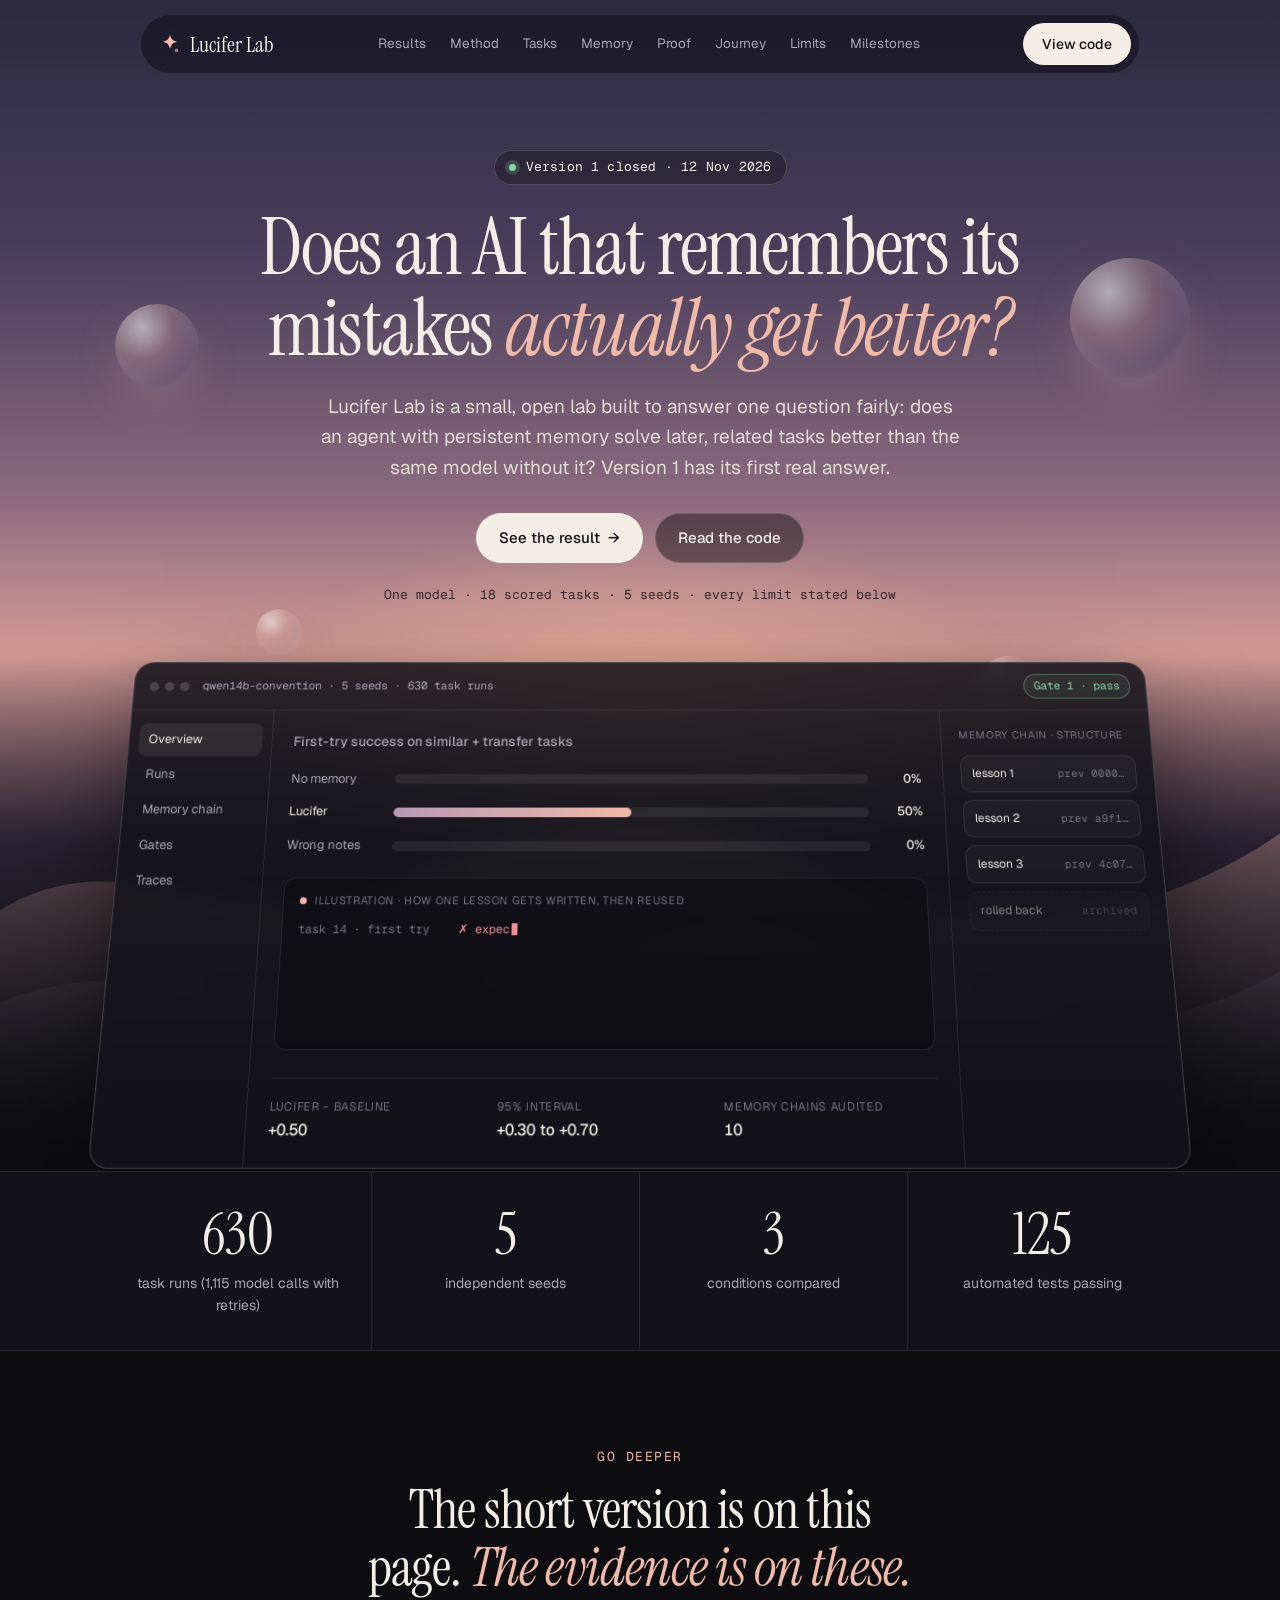
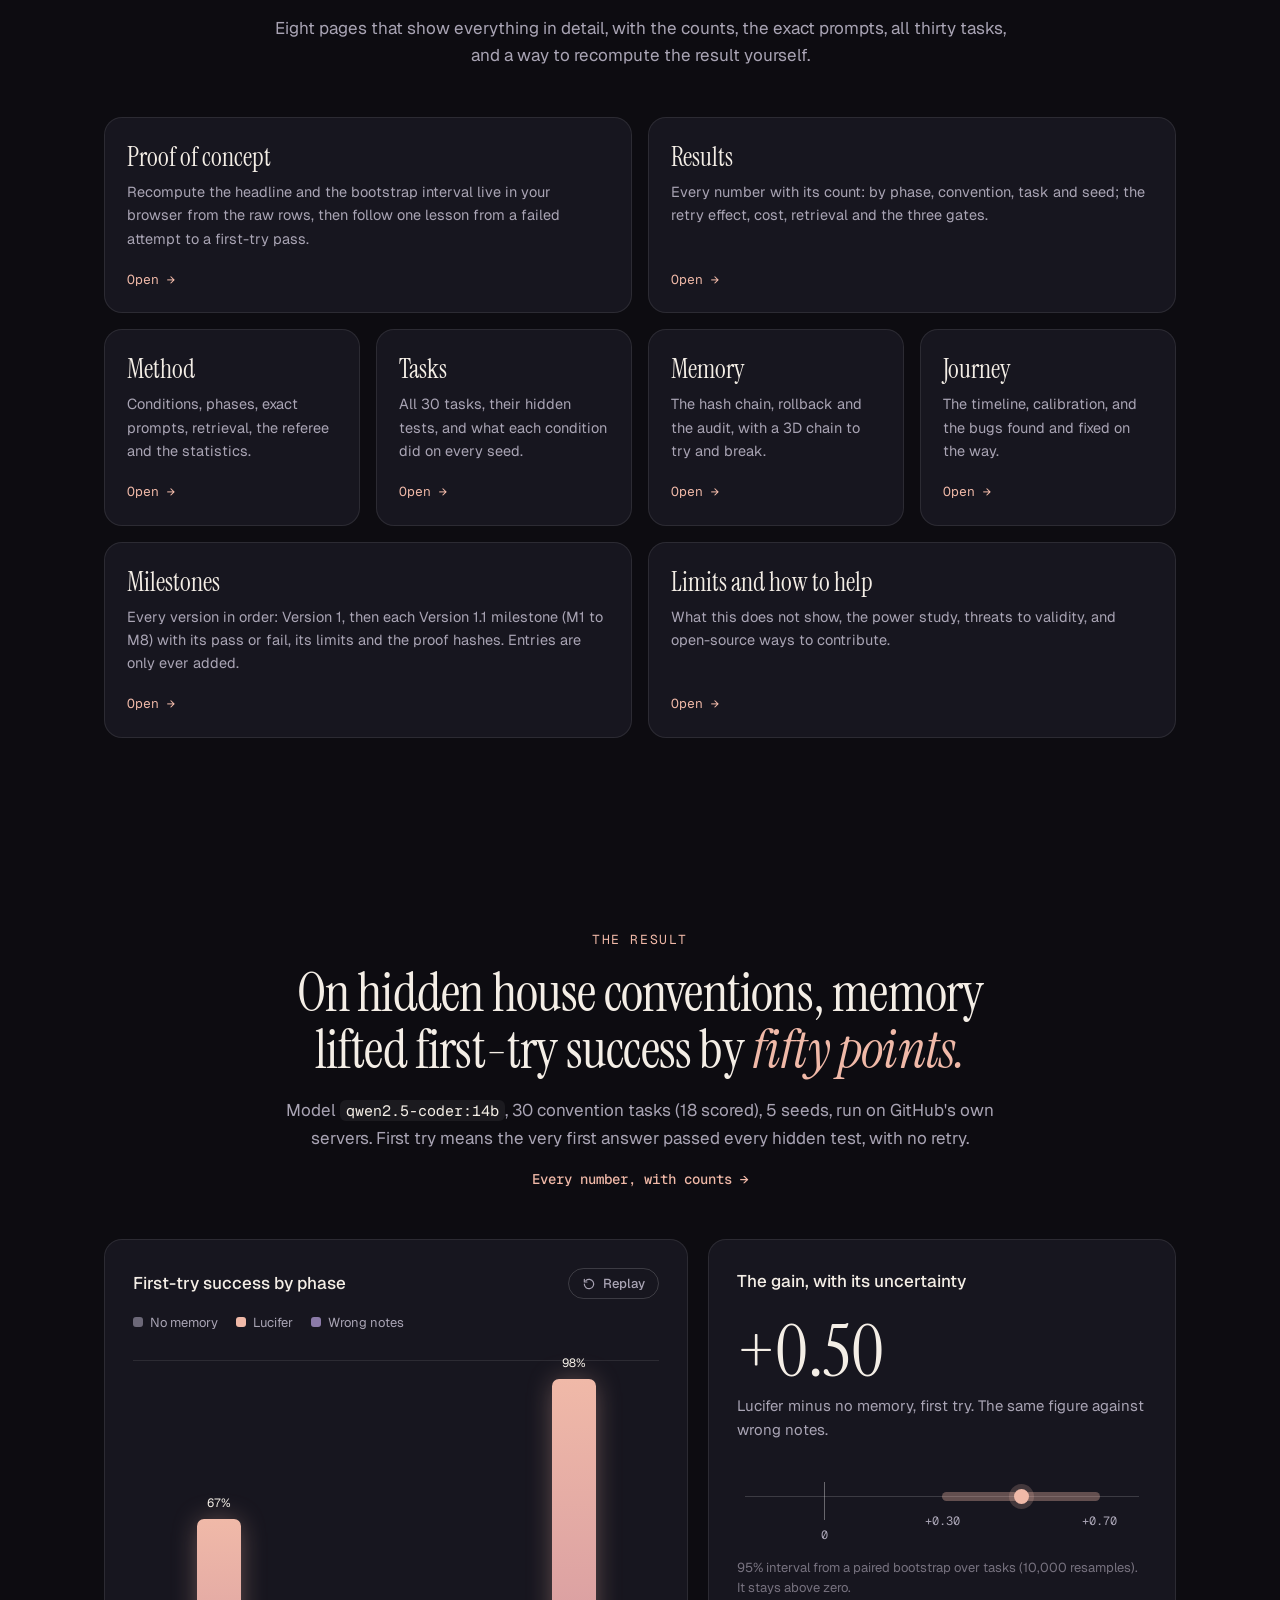
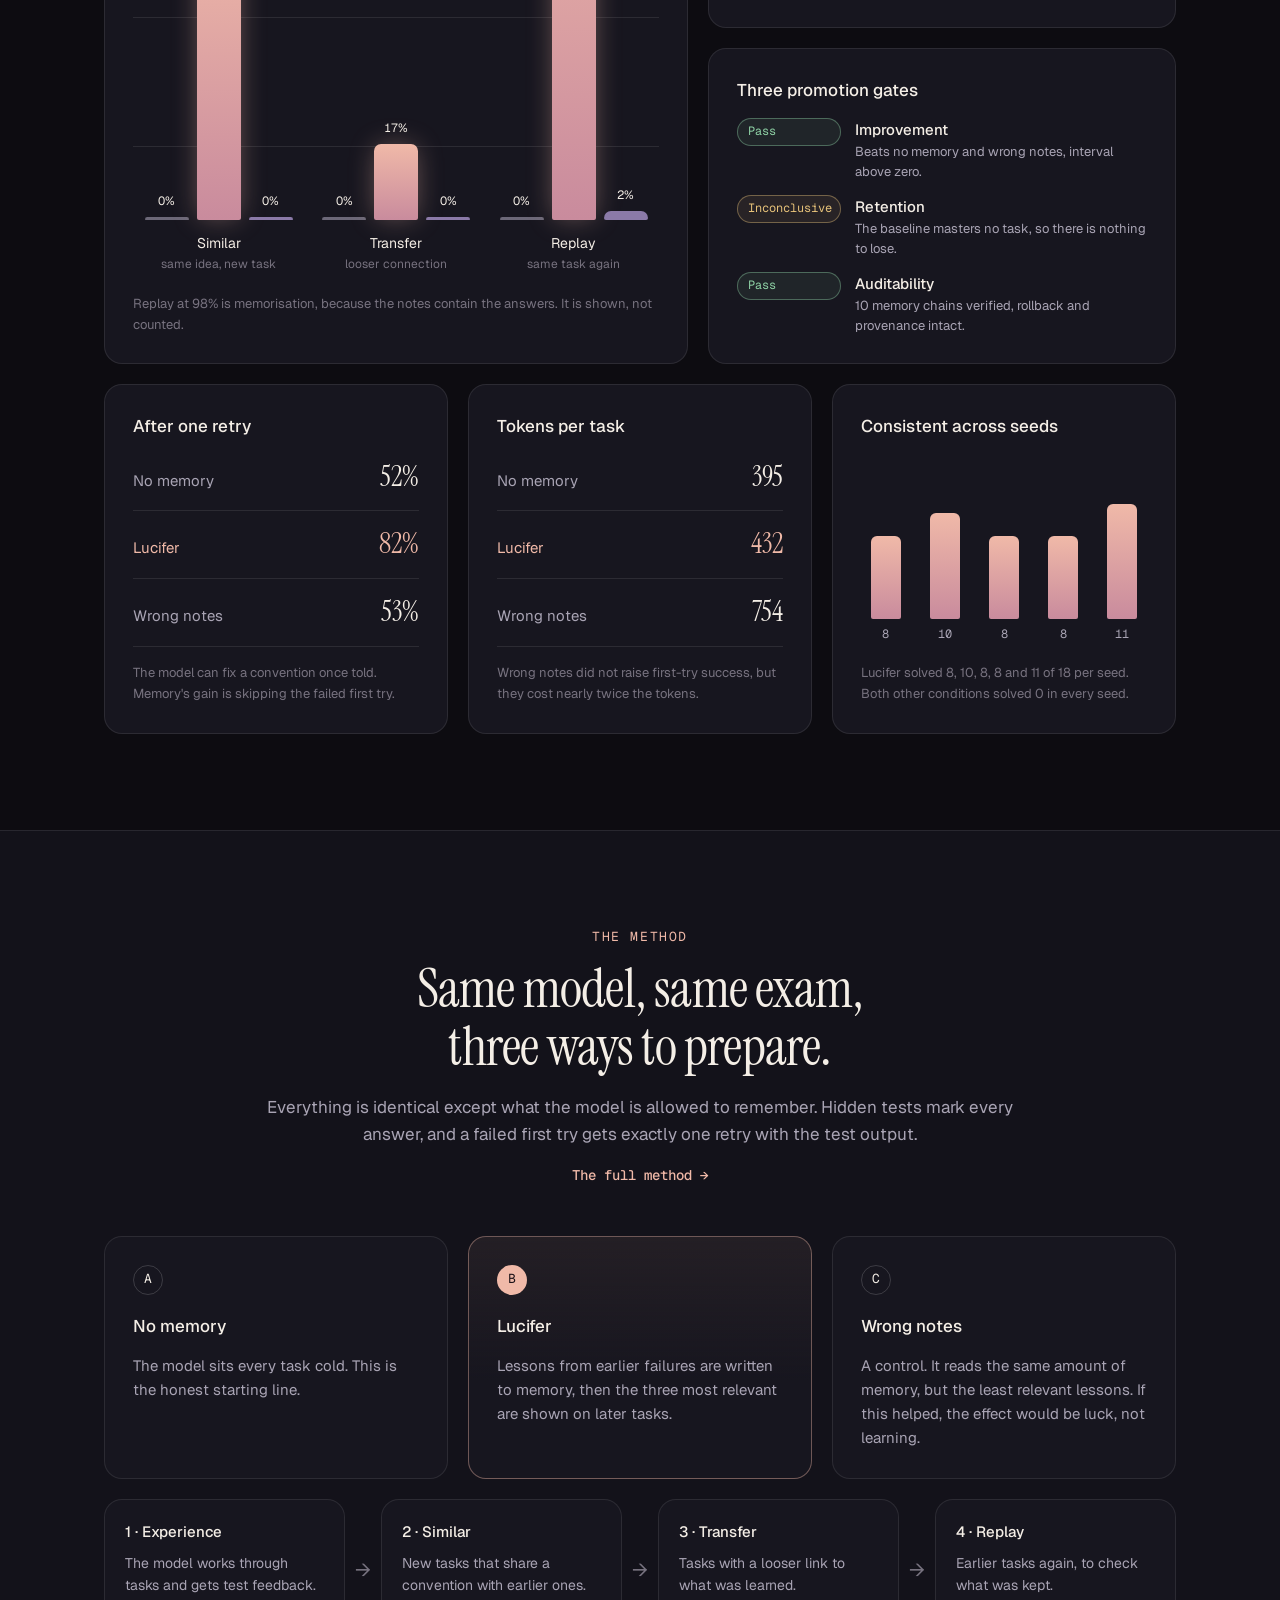
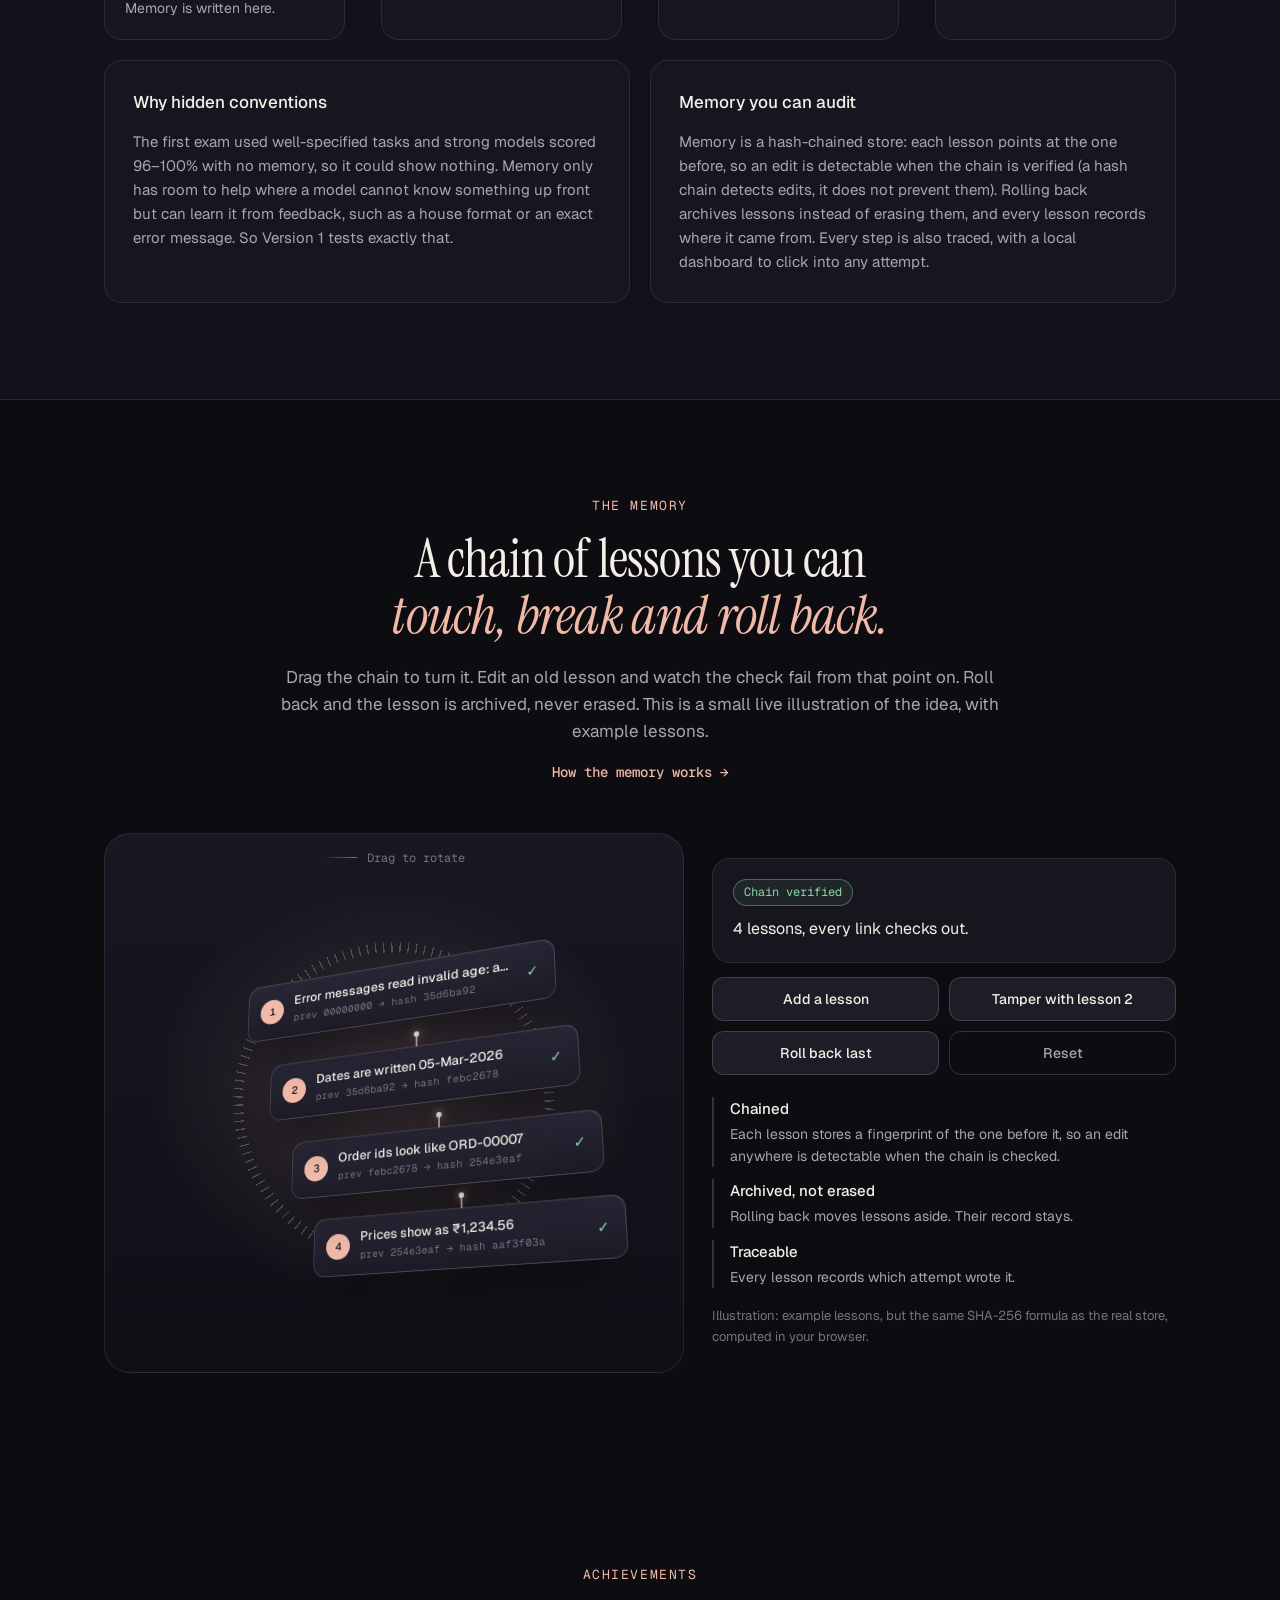
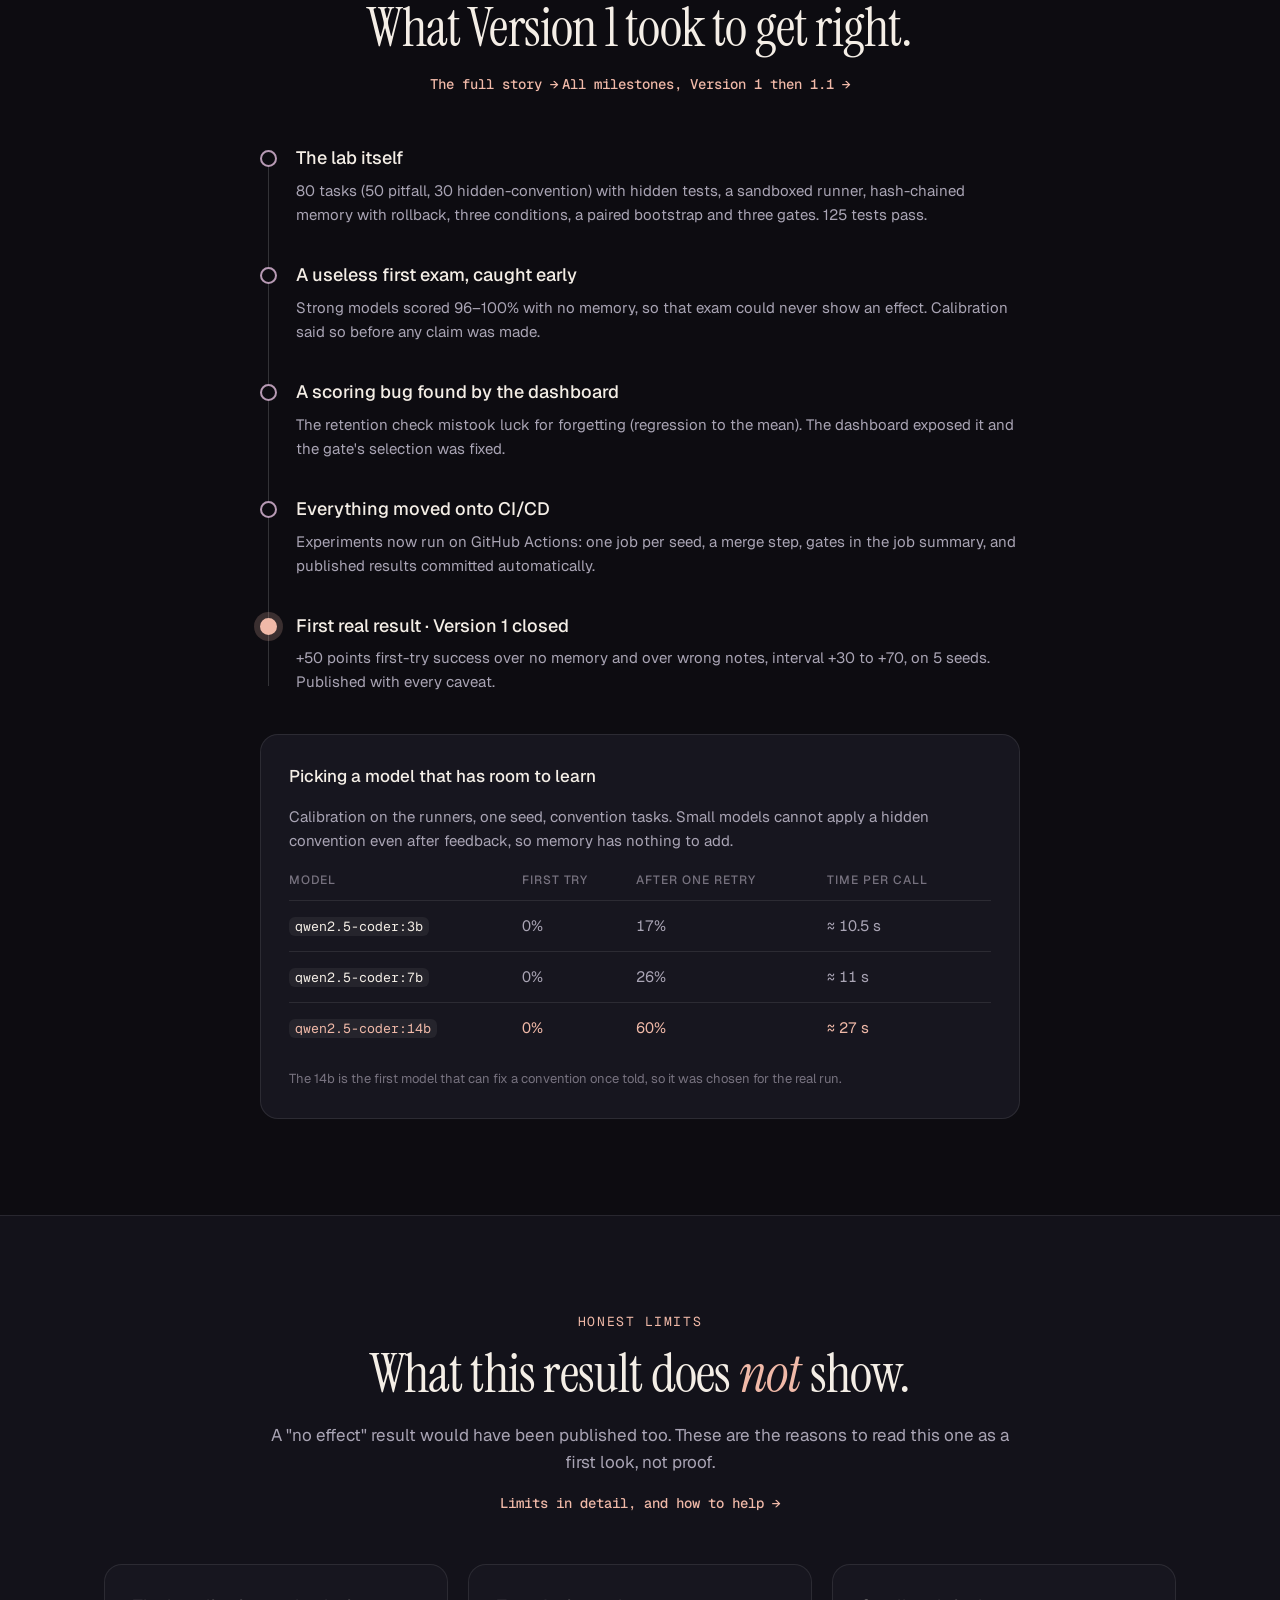
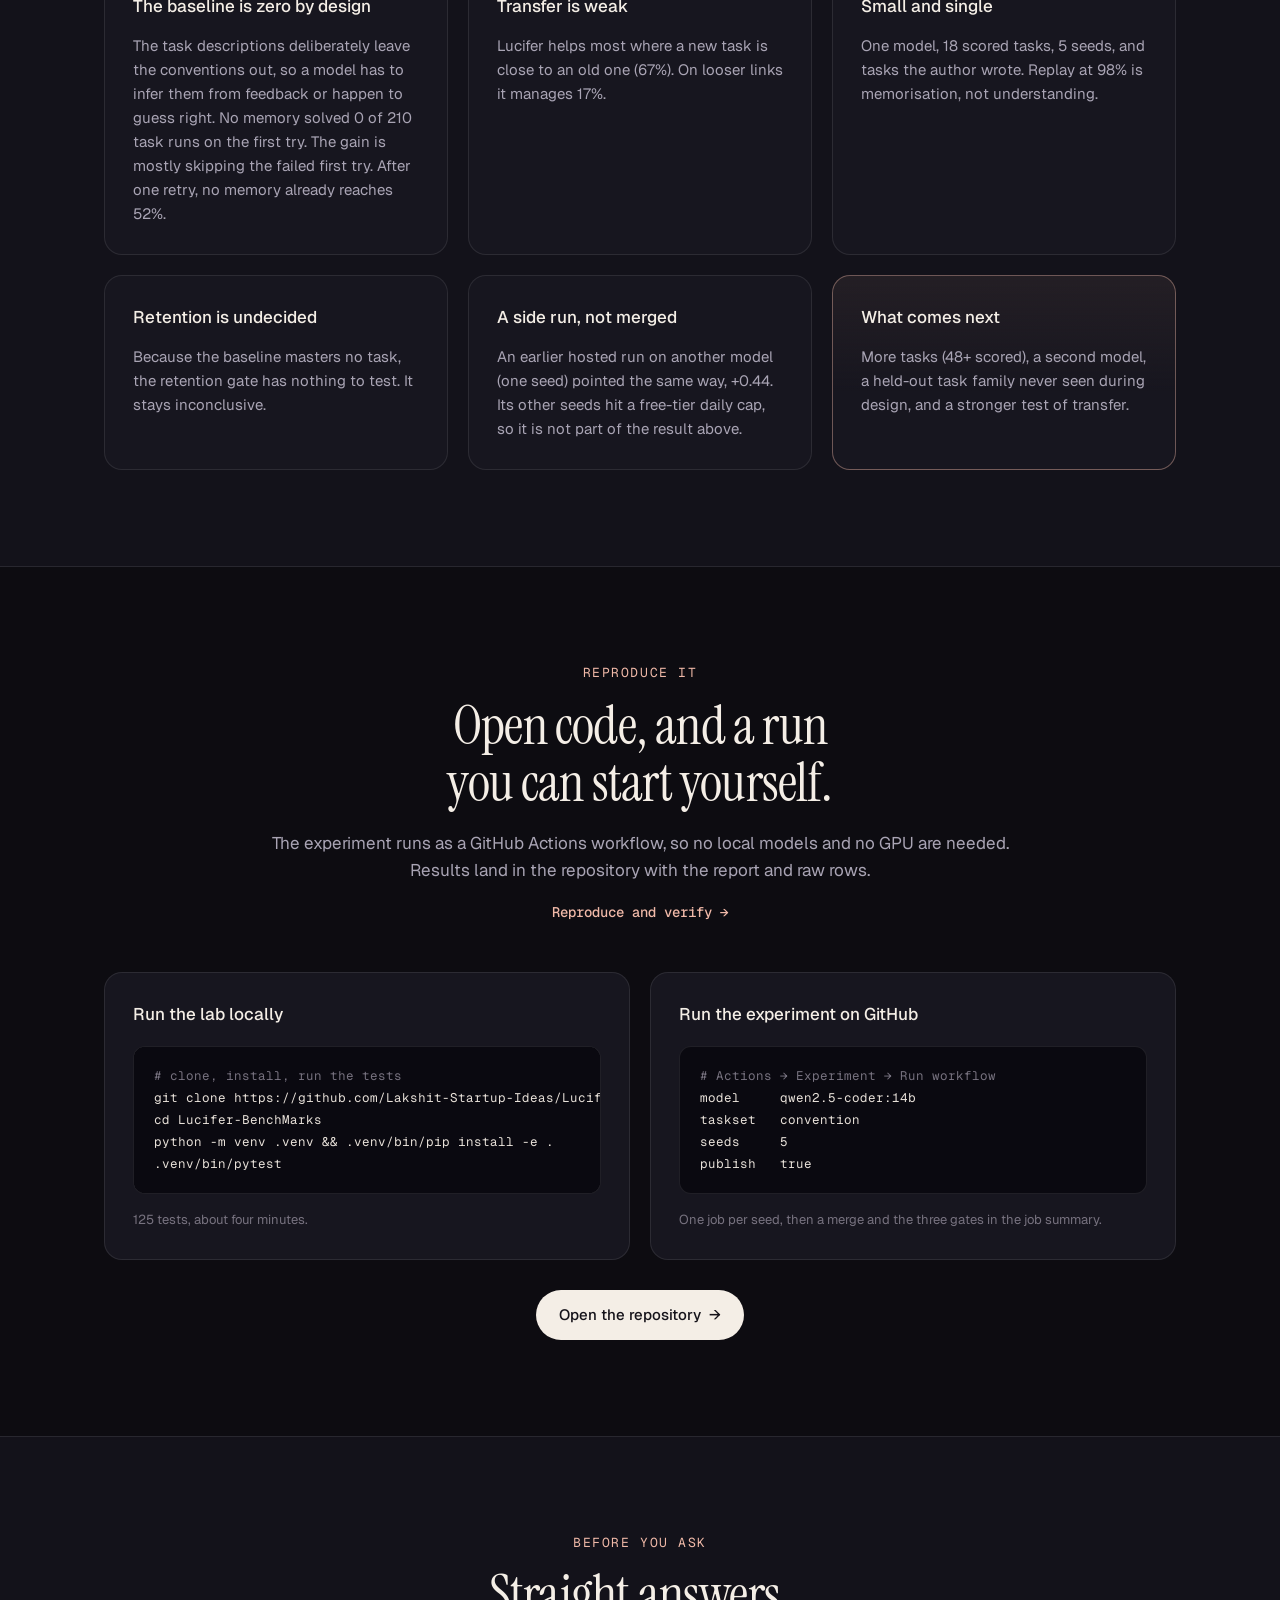
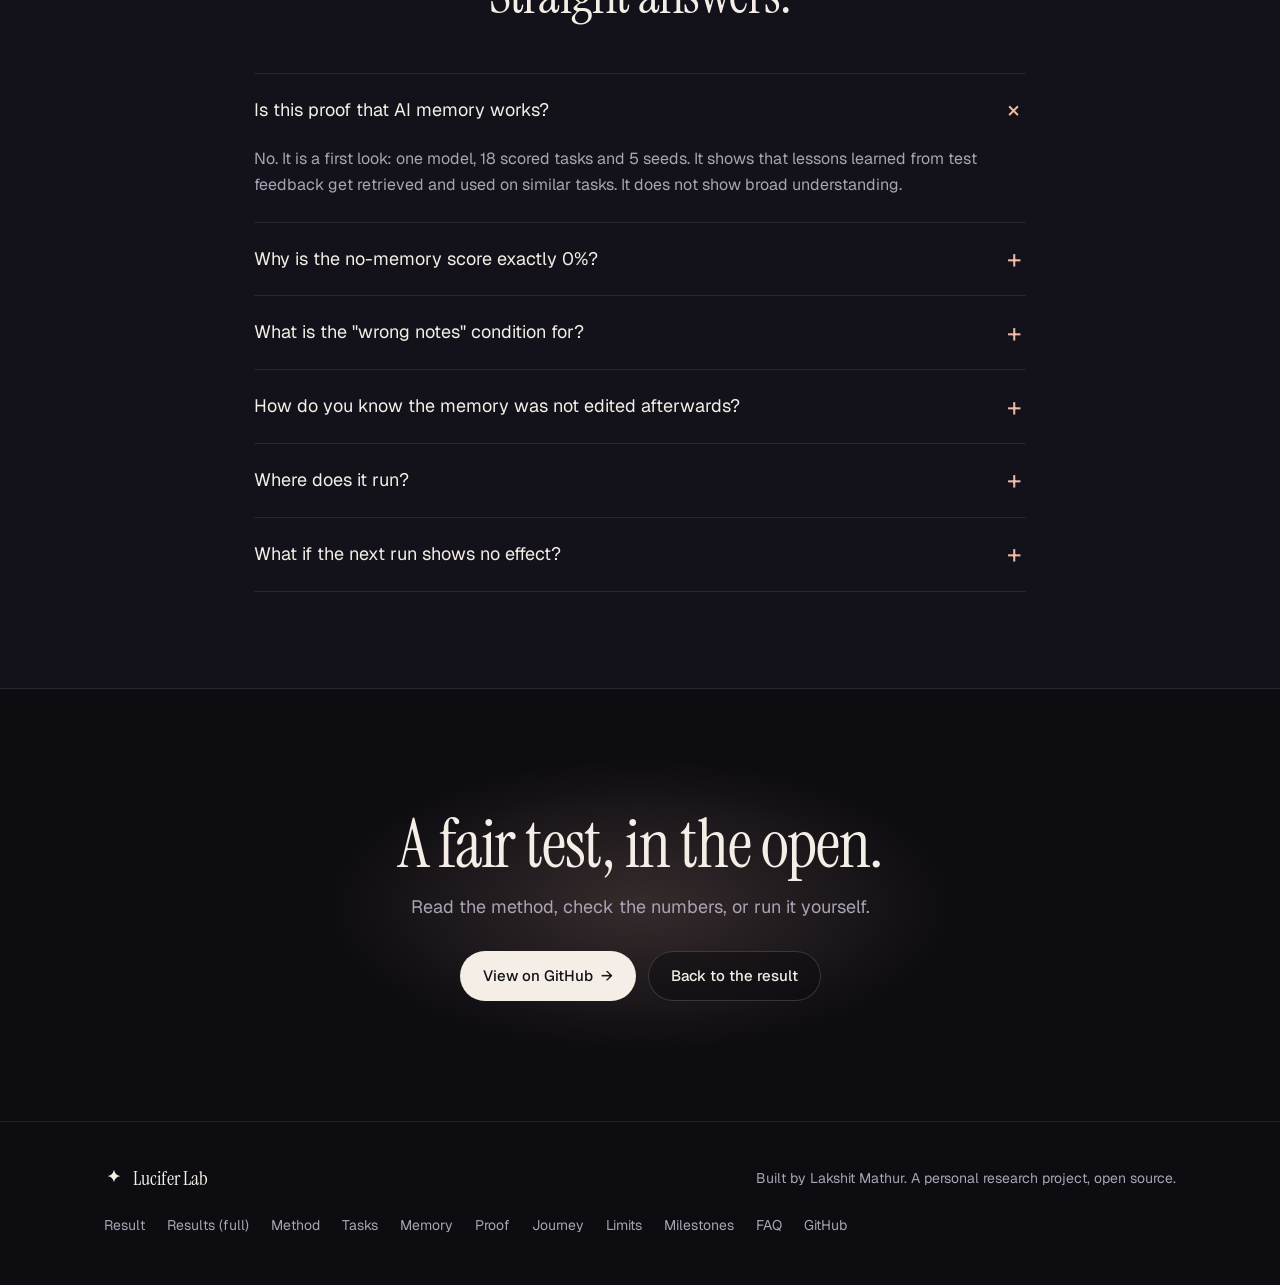
<file: index.html>
<!doctype html>
<html lang="en">
<head>
<meta charset="utf-8">
<meta name="viewport" content="width=device-width, initial-scale=1">
<title>Lucifer Lab — does an AI that remembers its mistakes get better?</title>
<meta name="description" content="Lucifer Lab is an open, fair test of one question: does an AI agent with persistent memory solve later, related tasks better than the same model without it? Version 1 results, method and code.">
<meta name="theme-color" content="#0d0c11">
<meta property="og:type" content="website">
<meta property="og:title" content="Lucifer Lab — does an AI that remembers its mistakes get better?">
<meta property="og:description" content="A fair, open test of AI memory. Version 1: +50 points first-try success over no memory and over wrong notes, with confidence intervals and every limit stated.">
<meta name="twitter:card" content="summary">
<link rel="icon" href="favicon.svg" type="image/svg+xml">
<link rel="preconnect" href="https://fonts.googleapis.com">
<link rel="preconnect" href="https://fonts.gstatic.com" crossorigin>
<link href="https://fonts.googleapis.com/css2?family=Geist:wght@400;500;600&family=Geist+Mono:wght@400;500&family=Instrument+Serif:ital@0;1&display=swap" rel="stylesheet">
<link rel="stylesheet" href="styles.css">
</head>
<body>
<a class="skip" href="#main">Skip to content</a>

<div class="progress" aria-hidden="true"><i></i></div>

<header class="nav-wrap">
  <nav class="nav" aria-label="Main">
    <a class="brand" href="#top" aria-label="Lucifer Lab, top of page">
      <svg class="brand-mark" viewBox="0 0 24 24" width="22" height="22" aria-hidden="true"><path d="M12 2c1.2 4.6 3 6.4 7.6 7.6-4.6 1.2-6.4 3-7.6 7.6-1.2-4.6-3-6.4-7.6-7.6C9 8.4 10.8 6.6 12 2Z" fill="currentColor"/><circle cx="19" cy="19" r="2" fill="currentColor" opacity=".6"/></svg>
      <span>Lucifer Lab</span>
    </a>
    <ul class="nav-links" id="nav-links">
      <li><a href="results.html">Results</a></li>
      <li><a href="method.html">Method</a></li>
      <li><a href="tasks.html">Tasks</a></li>
      <li><a href="memory.html">Memory</a></li>
      <li><a href="proof.html">Proof</a></li>
      <li><a href="journey.html">Journey</a></li>
      <li><a href="limits.html">Limits</a></li>
      <li><a href="milestones.html">Milestones</a></li>
    </ul>
    <a class="btn btn-light nav-cta" href="https://github.com/Lakshit-Startup-Ideas/Lucifer-BenchMarks" rel="noopener">View code</a>
    <button class="menu-btn" type="button" aria-expanded="false" aria-controls="nav-links" aria-label="Open menu">
      <span></span><span></span>
    </button>
  </nav>
</header>

<main id="main">

<!-- HERO -->
<section class="hero" id="top">
  <div class="sky" aria-hidden="true">
    <div class="sky-glow" data-depth="14"></div>
    <div class="orbs">
      <i class="orb o1" data-depth="34"></i><i class="orb o2" data-depth="22"></i><i class="orb o3" data-depth="46"></i><i class="orb o4" data-depth="28"></i>
    </div>
    <svg class="sky-fog" viewBox="0 0 1440 420" preserveAspectRatio="none" data-depth="-10">
      <defs>
        <linearGradient id="fog1" x1="0" y1="0" x2="0" y2="1"><stop offset="0" stop-color="#f0b9a8" stop-opacity=".55"/><stop offset="1" stop-color="#7d6a95" stop-opacity=".1"/></linearGradient>
        <linearGradient id="fog2" x1="0" y1="0" x2="0" y2="1"><stop offset="0" stop-color="#b79ab4" stop-opacity=".5"/><stop offset="1" stop-color="#1b1a28" stop-opacity=".2"/></linearGradient>
      </defs>
      <path d="M0 250C140 200 260 270 420 235s300-70 470-20 360 60 550-15v220H0Z" fill="url(#fog1)"/>
      <path d="M0 310C180 270 300 330 500 300s320-60 520-15 300 45 420 5v125H0Z" fill="url(#fog2)"/>
    </svg>
  </div>

  <div class="wrap hero-inner">
    <p class="eyebrow"><span class="dot"></span> Version 1 closed · 12 Nov 2026</p>
    <h1 class="reveal" data-split>Does an AI that remembers its mistakes <em>actually get better?</em></h1>
    <p class="lede">Lucifer Lab is a small, open lab built to answer one question fairly: does an agent with persistent memory solve later, related tasks better than the same model without it? Version 1 has its first real answer.</p>
    <div class="cta-row">
      <a class="btn btn-light" href="#result">See the result <span aria-hidden="true">→</span></a>
      <a class="btn btn-ghost" href="https://github.com/Lakshit-Startup-Ideas/Lucifer-BenchMarks" rel="noopener">Read the code</a>
    </div>
    <p class="hero-note">One model · 18 scored tasks · 5 seeds · every limit stated below</p>
  </div>

  <div class="wrap">
    <div class="stage" data-stage>
    <figure class="app reveal" aria-label="Preview of the Lucifer Lab results view">
      <div class="app-bar">
        <span class="lights" aria-hidden="true"><i></i><i></i><i></i></span>
        <span class="app-title">qwen14b-convention · 5 seeds · 630 task runs</span>
        <span class="chip chip-ok">Gate 1 · pass</span>
      </div>
      <div class="app-body">
        <aside class="app-side" aria-hidden="true">
          <span class="on">Overview</span><span>Runs</span><span>Memory chain</span><span>Gates</span><span>Traces</span>
        </aside>
        <div class="app-main">
          <h3 class="app-h">First-try success on similar + transfer tasks</h3>
          <div class="mini-bars">
            <div class="mini-row"><span>No memory</span><div class="track"><i style="--w:0%"></i></div><b>0%</b></div>
            <div class="mini-row hot"><span>Lucifer</span><div class="track"><i style="--w:50%"></i></div><b>50%</b></div>
            <div class="mini-row"><span>Wrong notes</span><div class="track"><i style="--w:0%"></i></div><b>0%</b></div>
          </div>
          <div class="live" aria-label="Illustration of one lesson being written and reused">
            <div class="live-head"><span class="live-dot"></span> Illustration · how one lesson gets written, then reused</div>
            <ol class="live-log" id="live-log" aria-live="off"></ol>
          </div>
          <div class="app-foot">
            <div><small>Lucifer − baseline</small><b>+0.50</b></div>
            <div><small>95% interval</small><b>+0.30 to +0.70</b></div>
            <div><small>Memory chains audited</small><b>10</b></div>
          </div>
        </div>
        <aside class="app-chain" aria-hidden="true">
          <small>Memory chain · structure</small>
          <div class="blk"><span>lesson 1</span><code>prev 0000…</code></div>
          <div class="blk"><span>lesson 2</span><code>prev a9f1…</code></div>
          <div class="blk"><span>lesson 3</span><code>prev 4c07…</code></div>
          <div class="blk dim"><span>rolled back</span><code>archived</code></div>
        </aside>
      </div>
    </figure>
    </div>
  </div>
</section>

<!-- NUMBERS -->
<section class="band" aria-label="Run in numbers">
  <div class="wrap stats">
    <div><b data-count="630">630</b><span>task runs (1,115 model calls with retries)</span></div>
    <div><b data-count="5">5</b><span>independent seeds</span></div>
    <div><b data-count="3">3</b><span>conditions compared</span></div>
    <div><b data-count="125">125</b><span>automated tests passing</span></div>
  </div>
</section>

<!-- EXPLORE -->
<section class="section" id="explore">
  <div class="wrap">
    <div class="section-head reveal">
      <p class="kicker">Go deeper</p>
      <h2>The short version is on this page. <em>The evidence is on these.</em></h2>
      <p>Eight pages that show everything in detail, with the counts, the exact prompts, all thirty tasks, and a way to recompute the result yourself.</p>
    </div>
    <div class="explore">
      <a class="card reveal wide" href="proof.html"><b>Proof of concept</b><span>Recompute the headline and the bootstrap interval live in your browser from the raw rows, then follow one lesson from a failed attempt to a first-try pass.</span><em>Open →</em></a>
      <a class="card reveal wide" href="results.html"><b>Results</b><span>Every number with its count: by phase, convention, task and seed; the retry effect, cost, retrieval and the three gates.</span><em>Open →</em></a>
      <a class="card reveal" href="method.html"><b>Method</b><span>Conditions, phases, exact prompts, retrieval, the referee and the statistics.</span><em>Open →</em></a>
      <a class="card reveal" href="tasks.html"><b>Tasks</b><span>All 30 tasks, their hidden tests, and what each condition did on every seed.</span><em>Open →</em></a>
      <a class="card reveal" href="memory.html"><b>Memory</b><span>The hash chain, rollback and the audit, with a 3D chain to try and break.</span><em>Open →</em></a>
      <a class="card reveal" href="journey.html"><b>Journey</b><span>The timeline, calibration, and the bugs found and fixed on the way.</span><em>Open →</em></a>
      <a class="card reveal wide" href="milestones.html"><b>Milestones</b><span>Every version in order: Version 1, then each Version 1.1 milestone (M1 to M8) with its pass or fail, its limits and the proof hashes. Entries are only ever added.</span><em>Open →</em></a>
      <a class="card reveal wide" href="limits.html"><b>Limits and how to help</b><span>What this does not show, the power study, threats to validity, and open-source ways to contribute.</span><em>Open →</em></a>
    </div>
  </div>
</section>

<!-- RESULT -->
<section class="section" id="result">
  <div class="wrap">
    <div class="section-head reveal">
      <p class="kicker">The result</p>
      <h2>On hidden house conventions, memory lifted first-try success by <em>fifty points.</em></h2>
      <p>Model <code>qwen2.5-coder:14b</code>, 30 convention tasks (18 scored), 5 seeds, run on GitHub's own servers. First try means the very first answer passed every hidden test, with no retry.</p>
      <a class="more" href="results.html">Every number, with counts →</a>
    </div>

    <div class="grid-result">
      <article class="card card-chart reveal">
        <div class="card-top">
          <h3>First-try success by phase</h3>
          <button class="replay" type="button" id="replay" aria-label="Replay the chart animation"><svg viewBox="0 0 24 24" width="14" height="14" aria-hidden="true"><path d="M4 12a8 8 0 1 0 2.6-5.9M4 4v4.5h4.5" fill="none" stroke="currentColor" stroke-width="2" stroke-linecap="round" stroke-linejoin="round"/></svg> Replay</button>
        </div>
        <div class="legend" aria-hidden="true">
          <span><i class="sw sw-base"></i>No memory</span>
          <span><i class="sw sw-luc"></i>Lucifer</span>
          <span><i class="sw sw-irr"></i>Wrong notes</span>
        </div>
        <div class="chart" role="table" aria-label="First-try success by phase and condition">
          <div class="col" role="row" aria-label="Similar tasks">
            <div class="bars">
              <div class="bar b-base" style="--h:0%" data-tip="No memory · 0 of 60"><em>0%</em></div>
              <div class="bar b-luc" style="--h:67%" data-tip="Lucifer · 40 of 60"><em>67%</em></div>
              <div class="bar b-irr" style="--h:0%" data-tip="Wrong notes · 0 of 60"><em>0%</em></div>
            </div>
            <p>Similar<small>same idea, new task</small></p>
          </div>
          <div class="col" role="row" aria-label="Transfer tasks">
            <div class="bars">
              <div class="bar b-base" style="--h:0%" data-tip="No memory · 0 of 30"><em>0%</em></div>
              <div class="bar b-luc" style="--h:17%" data-tip="Lucifer · 5 of 30"><em>17%</em></div>
              <div class="bar b-irr" style="--h:0%" data-tip="Wrong notes · 0 of 30"><em>0%</em></div>
            </div>
            <p>Transfer<small>looser connection</small></p>
          </div>
          <div class="col" role="row" aria-label="Replay tasks">
            <div class="bars">
              <div class="bar b-base" style="--h:0%" data-tip="No memory · 0 of 60"><em>0%</em></div>
              <div class="bar b-luc" style="--h:98%" data-tip="Lucifer · 59 of 60"><em>98%</em></div>
              <div class="bar b-irr" style="--h:2%" data-tip="Wrong notes · 1 of 60"><em>2%</em></div>
            </div>
            <p>Replay<small>same task again</small></p>
          </div>
        </div>
        <p class="foot">Replay at 98% is memorisation, because the notes contain the answers. It is shown, not counted.</p>
      </article>

      <div class="stack">
        <article class="card reveal">
          <h3>The gain, with its uncertainty</h3>
          <p class="big" data-num="0.50" data-prefix="+">+0.50</p>
          <p class="sub">Lucifer minus no memory, first try. The same figure against wrong notes.</p>
          <div class="axis" aria-label="95 percent interval from plus 0.30 to plus 0.70 on a scale from minus 0.2 to plus 0.8">
            <div class="axis-line"></div>
            <div class="axis-zero"><span>0</span></div>
            <div class="axis-range" style="--l:50%;--r:10%"></div>
            <div class="axis-dot" style="--x:70%"></div>
            <div class="axis-lab" style="--x:50%">+0.30</div>
            <div class="axis-lab" style="--x:90%">+0.70</div>
          </div>
          <p class="foot">95% interval from a paired bootstrap over tasks (10,000 resamples). It stays above zero.</p>
        </article>

        <article class="card reveal">
          <h3>Three promotion gates</h3>
          <ul class="gates">
            <li><span class="chip chip-ok">Pass</span><div><b>Improvement</b><small>Beats no memory and wrong notes, interval above zero.</small></div></li>
            <li><span class="chip chip-mid">Inconclusive</span><div><b>Retention</b><small>The baseline masters no task, so there is nothing to lose.</small></div></li>
            <li><span class="chip chip-ok">Pass</span><div><b>Auditability</b><small>10 memory chains verified, rollback and provenance intact.</small></div></li>
          </ul>
        </article>
      </div>
    </div>

    <div class="grid-3">
      <article class="card reveal">
        <h3>After one retry</h3>
        <div class="kv"><span>No memory</span><b>52%</b></div>
        <div class="kv hot"><span>Lucifer</span><b>82%</b></div>
        <div class="kv"><span>Wrong notes</span><b>53%</b></div>
        <p class="foot">The model can fix a convention once told. Memory's gain is skipping the failed first try.</p>
      </article>
      <article class="card reveal">
        <h3>Tokens per task</h3>
        <div class="kv"><span>No memory</span><b>395</b></div>
        <div class="kv hot"><span>Lucifer</span><b>432</b></div>
        <div class="kv"><span>Wrong notes</span><b>754</b></div>
        <p class="foot">Wrong notes did not raise first-try success, but they cost nearly twice the tokens.</p>
      </article>
      <article class="card reveal">
        <h3>Consistent across seeds</h3>
        <div class="dots" role="img" aria-label="Lucifer solved 8, 10, 8, 8 and 11 of 18 scored tasks across the five seeds; the other two conditions solved none in any seed">
          <div><i style="--h:44%"></i><span>8</span></div>
          <div><i style="--h:56%"></i><span>10</span></div>
          <div><i style="--h:44%"></i><span>8</span></div>
          <div><i style="--h:44%"></i><span>8</span></div>
          <div><i style="--h:61%"></i><span>11</span></div>
        </div>
        <p class="foot">Lucifer solved 8, 10, 8, 8 and 11 of 18 per seed. Both other conditions solved 0 in every seed.</p>
      </article>
    </div>
  </div>
</section>

<!-- METHOD -->
<section class="section section-alt" id="method">
  <div class="wrap">
    <div class="section-head reveal">
      <p class="kicker">The method</p>
      <h2>Same model, same exam, three ways to prepare.</h2>
      <p>Everything is identical except what the model is allowed to remember. Hidden tests mark every answer, and a failed first try gets exactly one retry with the test output.</p>
      <a class="more" href="method.html">The full method →</a>
    </div>

    <div class="grid-3">
      <article class="card reveal">
        <span class="num">A</span>
        <h3>No memory</h3>
        <p>The model sits every task cold. This is the honest starting line.</p>
      </article>
      <article class="card card-hot reveal">
        <span class="num">B</span>
        <h3>Lucifer</h3>
        <p>Lessons from earlier failures are written to memory, then the three most relevant are shown on later tasks.</p>
      </article>
      <article class="card reveal">
        <span class="num">C</span>
        <h3>Wrong notes</h3>
        <p>A control. It reads the same amount of memory, but the least relevant lessons. If this helped, the effect would be luck, not learning.</p>
      </article>
    </div>

    <div class="flow reveal" aria-label="Phases of one run">
      <div class="step"><b>1 · Experience</b><p>The model works through tasks and gets test feedback. Memory is written here.</p></div>
      <div class="arrow" aria-hidden="true">→</div>
      <div class="step"><b>2 · Similar</b><p>New tasks that share a convention with earlier ones.</p></div>
      <div class="arrow" aria-hidden="true">→</div>
      <div class="step"><b>3 · Transfer</b><p>Tasks with a looser link to what was learned.</p></div>
      <div class="arrow" aria-hidden="true">→</div>
      <div class="step"><b>4 · Replay</b><p>Earlier tasks again, to check what was kept.</p></div>
    </div>

    <div class="grid-2">
      <article class="card reveal">
        <h3>Why hidden conventions</h3>
        <p>The first exam used well-specified tasks and strong models scored 96–100% with no memory, so it could show nothing. Memory only has room to help where a model cannot know something up front but can learn it from feedback, such as a house format or an exact error message. So Version 1 tests exactly that.</p>
      </article>
      <article class="card reveal">
        <h3>Memory you can audit</h3>
        <p>Memory is a hash-chained store: each lesson points at the one before, so an edit is detectable when the chain is verified (a hash chain detects edits, it does not prevent them). Rolling back archives lessons instead of erasing them, and every lesson records where it came from. Every step is also traced, with a local dashboard to click into any attempt.</p>
      </article>
    </div>
  </div>
</section>

<!-- MEMORY (interactive 3D) -->
<section class="section memory" id="memory">
  <div class="wrap">
    <div class="section-head reveal">
      <p class="kicker">The memory</p>
      <h2>A chain of lessons you can <em>touch, break and roll back.</em></h2>
      <p>Drag the chain to turn it. Edit an old lesson and watch the check fail from that point on. Roll back and the lesson is archived, never erased. This is a small live illustration of the idea, with example lessons.</p>
      <a class="more" href="memory.html">How the memory works →</a>
    </div>

    <div class="mem-grid">
      <div class="mem-stage reveal" id="mem-stage" tabindex="0" role="group" aria-label="3D view of a hash-chained memory. Drag, or use the arrow keys, to rotate it.">
        <div class="dial" id="dial" aria-hidden="true"></div>
        <ol class="scene" id="scene"></ol>
        <p class="hint" aria-hidden="true"><span></span> Drag to rotate</p>
        <noscript><p class="nojs">The live chain needs JavaScript. In short: each lesson stores a fingerprint of the one before it, so editing an old lesson breaks every link after it.</p></noscript>
      </div>

      <div class="mem-side reveal">
        <div class="mem-status" id="mem-status" role="status" aria-live="polite">
          <span class="chip chip-ok" id="mem-chip">Chain verified</span>
          <p id="mem-msg">4 lessons, every link checks out.</p>
        </div>
        <div class="mem-actions">
          <button class="mbtn" type="button" id="m-add">Add a lesson</button>
          <button class="mbtn" type="button" id="m-tamper" aria-pressed="false">Tamper with lesson 2</button>
          <button class="mbtn" type="button" id="m-roll">Roll back last</button>
          <button class="mbtn mbtn-quiet" type="button" id="m-reset">Reset</button>
        </div>
        <ul class="mem-notes">
          <li><b>Chained</b><span>Each lesson stores a fingerprint of the one before it, so an edit anywhere is detectable when the chain is checked.</span></li>
          <li><b>Archived, not erased</b><span>Rolling back moves lessons aside. Their record stays.</span></li>
          <li><b>Traceable</b><span>Every lesson records which attempt wrote it.</span></li>
        </ul>
        <p class="foot">Illustration: example lessons, but the same SHA-256 formula as the real store, computed in your browser.</p>
      </div>
    </div>
  </div>
</section>

<!-- MILESTONES -->
<section class="section" id="milestones">
  <div class="wrap">
    <div class="section-head reveal">
      <p class="kicker">Achievements</p>
      <h2>What Version 1 took to get right.</h2>
      <a class="more" href="journey.html">The full story →</a>
      <a class="more" href="milestones.html">All milestones, Version 1 then 1.1 →</a>
    </div>
    <ol class="timeline">
      <li class="reveal"><span class="t-dot"></span><div><b>The lab itself</b><p>80 tasks (50 pitfall, 30 hidden-convention) with hidden tests, a sandboxed runner, hash-chained memory with rollback, three conditions, a paired bootstrap and three gates. 125 tests pass.</p></div></li>
      <li class="reveal"><span class="t-dot"></span><div><b>A useless first exam, caught early</b><p>Strong models scored 96–100% with no memory, so that exam could never show an effect. Calibration said so before any claim was made.</p></div></li>
      <li class="reveal"><span class="t-dot"></span><div><b>A scoring bug found by the dashboard</b><p>The retention check mistook luck for forgetting (regression to the mean). The dashboard exposed it and the gate's selection was fixed.</p></div></li>
      <li class="reveal"><span class="t-dot"></span><div><b>Everything moved onto CI/CD</b><p>Experiments now run on GitHub Actions: one job per seed, a merge step, gates in the job summary, and published results committed automatically.</p></div></li>
      <li class="reveal"><span class="t-dot t-on"></span><div><b>First real result · Version 1 closed</b><p>+50 points first-try success over no memory and over wrong notes, interval +30 to +70, on 5 seeds. Published with every caveat.</p></div></li>
    </ol>

    <article class="card calib reveal">
      <h3>Picking a model that has room to learn</h3>
      <p class="sub">Calibration on the runners, one seed, convention tasks. Small models cannot apply a hidden convention even after feedback, so memory has nothing to add.</p>
      <div class="table-wrap">
        <table>
          <thead><tr><th>Model</th><th>First try</th><th>After one retry</th><th>Time per call</th></tr></thead>
          <tbody>
            <tr><td><code>qwen2.5-coder:3b</code></td><td>0%</td><td>17%</td><td>≈ 10.5 s</td></tr>
            <tr><td><code>qwen2.5-coder:7b</code></td><td>0%</td><td>26%</td><td>≈ 11 s</td></tr>
            <tr class="hot"><td><code>qwen2.5-coder:14b</code></td><td>0%</td><td>60%</td><td>≈ 27 s</td></tr>
          </tbody>
        </table>
      </div>
      <p class="foot">The 14b is the first model that can fix a convention once told, so it was chosen for the real run.</p>
    </article>
  </div>
</section>

<!-- LIMITS -->
<section class="section section-alt" id="limits">
  <div class="wrap">
    <div class="section-head reveal">
      <p class="kicker">Honest limits</p>
      <h2>What this result does <em>not</em> show.</h2>
      <p>A "no effect" result would have been published too. These are the reasons to read this one as a first look, not proof.</p>
      <a class="more" href="limits.html">Limits in detail, and how to help →</a>
    </div>
    <div class="grid-3">
      <article class="card reveal"><h3>The baseline is zero by design</h3><p>The task descriptions deliberately leave the conventions out, so a model has to infer them from feedback or happen to guess right. No memory solved 0 of 210 task runs on the first try. The gain is mostly skipping the failed first try. After one retry, no memory already reaches 52%.</p></article>
      <article class="card reveal"><h3>Transfer is weak</h3><p>Lucifer helps most where a new task is close to an old one (67%). On looser links it manages 17%.</p></article>
      <article class="card reveal"><h3>Small and single</h3><p>One model, 18 scored tasks, 5 seeds, and tasks the author wrote. Replay at 98% is memorisation, not understanding.</p></article>
      <article class="card reveal"><h3>Retention is undecided</h3><p>Because the baseline masters no task, the retention gate has nothing to test. It stays inconclusive.</p></article>
      <article class="card reveal"><h3>A side run, not merged</h3><p>An earlier hosted run on another model (one seed) pointed the same way, +0.44. Its other seeds hit a free-tier daily cap, so it is not part of the result above.</p></article>
      <article class="card card-hot reveal"><h3>What comes next</h3><p>More tasks (48+ scored), a second model, a held-out task family never seen during design, and a stronger test of transfer.</p></article>
    </div>
  </div>
</section>

<!-- REPRODUCE -->
<section class="section" id="reproduce">
  <div class="wrap">
    <div class="section-head reveal">
      <p class="kicker">Reproduce it</p>
      <h2>Open code, and a run you can start yourself.</h2>
      <p>The experiment runs as a GitHub Actions workflow, so no local models and no GPU are needed. Results land in the repository with the report and raw rows.</p>
      <a class="more" href="proof.html#reproduce">Reproduce and verify →</a>
    </div>
    <div class="grid-2">
      <article class="card reveal">
        <h3>Run the lab locally</h3>
        <pre><code><span class="c"># clone, install, run the tests</span>
git clone https://github.com/Lakshit-Startup-Ideas/Lucifer-BenchMarks
cd Lucifer-BenchMarks
python -m venv .venv &amp;&amp; .venv/bin/pip install -e .
.venv/bin/pytest</code></pre>
        <p class="foot">125 tests, about four minutes.</p>
      </article>
      <article class="card reveal">
        <h3>Run the experiment on GitHub</h3>
        <pre><code><span class="c"># Actions → Experiment → Run workflow</span>
model     qwen2.5-coder:14b
taskset   convention
seeds     5
publish   true</code></pre>
        <p class="foot">One job per seed, then a merge and the three gates in the job summary.</p>
      </article>
    </div>
    <div class="cta-row center reveal">
      <a class="btn btn-light" href="https://github.com/Lakshit-Startup-Ideas/Lucifer-BenchMarks" rel="noopener">Open the repository <span aria-hidden="true">→</span></a>
    </div>
  </div>
</section>

<!-- FAQ -->
<section class="section section-alt" id="faq">
  <div class="wrap narrow">
    <div class="section-head reveal">
      <p class="kicker">Before you ask</p>
      <h2>Straight answers.</h2>
    </div>
    <div class="faq reveal">
      <details open><summary>Is this proof that AI memory works?</summary><p>No. It is a first look: one model, 18 scored tasks and 5 seeds. It shows that lessons learned from test feedback get retrieved and used on similar tasks. It does not show broad understanding.</p></details>
      <details><summary>Why is the no-memory score exactly 0%?</summary><p>The conventions are hidden and only revealed by test feedback, so a model that has not seen the feedback is very unlikely to guess them. That is the point of the exam. It is why the retry numbers are reported next to the first-try ones.</p></details>
      <details><summary>What is the "wrong notes" condition for?</summary><p>It is a control. It gets the same amount of memory but the least relevant lessons. If it matched Lucifer, the benefit would come from having any notes at all, not from the right ones. It scored 0%.</p></details>
      <details><summary>How do you know the memory was not edited afterwards?</summary><p>Each lesson is chained to the previous one by a hash, so a change breaks the chain when it is verified (that detects edits; it does not prevent them). Rollbacks archive lessons instead of deleting them, and each lesson records its provenance. The third gate checks all of this on every run.</p></details>
      <details><summary>Where does it run?</summary><p>On GitHub Actions runners (4 CPUs, no GPU), with a pinned Ollama and the model cached between runs. One job per seed, so a full 5-seed run takes a few hours.</p></details>
      <details><summary>What if the next run shows no effect?</summary><p>It gets published the same way. The gates were fixed before the run, and the code and rows are open so anyone can recompute them.</p></details>
    </div>
  </div>
</section>

<!-- CTA -->
<section class="cta">
  <div class="wrap">
    <h2 class="reveal">A fair test, in the open.</h2>
    <p class="reveal">Read the method, check the numbers, or run it yourself.</p>
    <div class="cta-row center reveal">
      <a class="btn btn-light" href="https://github.com/Lakshit-Startup-Ideas/Lucifer-BenchMarks" rel="noopener">View on GitHub <span aria-hidden="true">→</span></a>
      <a class="btn btn-ghost" href="#result">Back to the result</a>
    </div>
  </div>
</section>

</main>

<footer class="footer">
  <div class="wrap foot-in">
    <div class="brand"><svg viewBox="0 0 24 24" width="20" height="20" aria-hidden="true"><path d="M12 2c1.2 4.6 3 6.4 7.6 7.6-4.6 1.2-6.4 3-7.6 7.6-1.2-4.6-3-6.4-7.6-7.6C9 8.4 10.8 6.6 12 2Z" fill="currentColor"/></svg><span>Lucifer Lab</span></div>
    <p>Built by Lakshit Mathur. A personal research project, open source.</p>
    <ul>
      <li><a href="#result">Result</a></li>
      <li><a href="results.html">Results (full)</a></li>
      <li><a href="method.html">Method</a></li>
      <li><a href="tasks.html">Tasks</a></li>
      <li><a href="memory.html">Memory</a></li>
      <li><a href="proof.html">Proof</a></li>
      <li><a href="journey.html">Journey</a></li>
      <li><a href="limits.html">Limits</a></li>
      <li><a href="milestones.html">Milestones</a></li>
      <li><a href="#faq">FAQ</a></li>
      <li><a href="https://github.com/Lakshit-Startup-Ideas/Lucifer-BenchMarks" rel="noopener">GitHub</a></li>
    </ul>
  </div>
</footer>

<script src="script.js" defer></script>
</body>
</html>
</file>
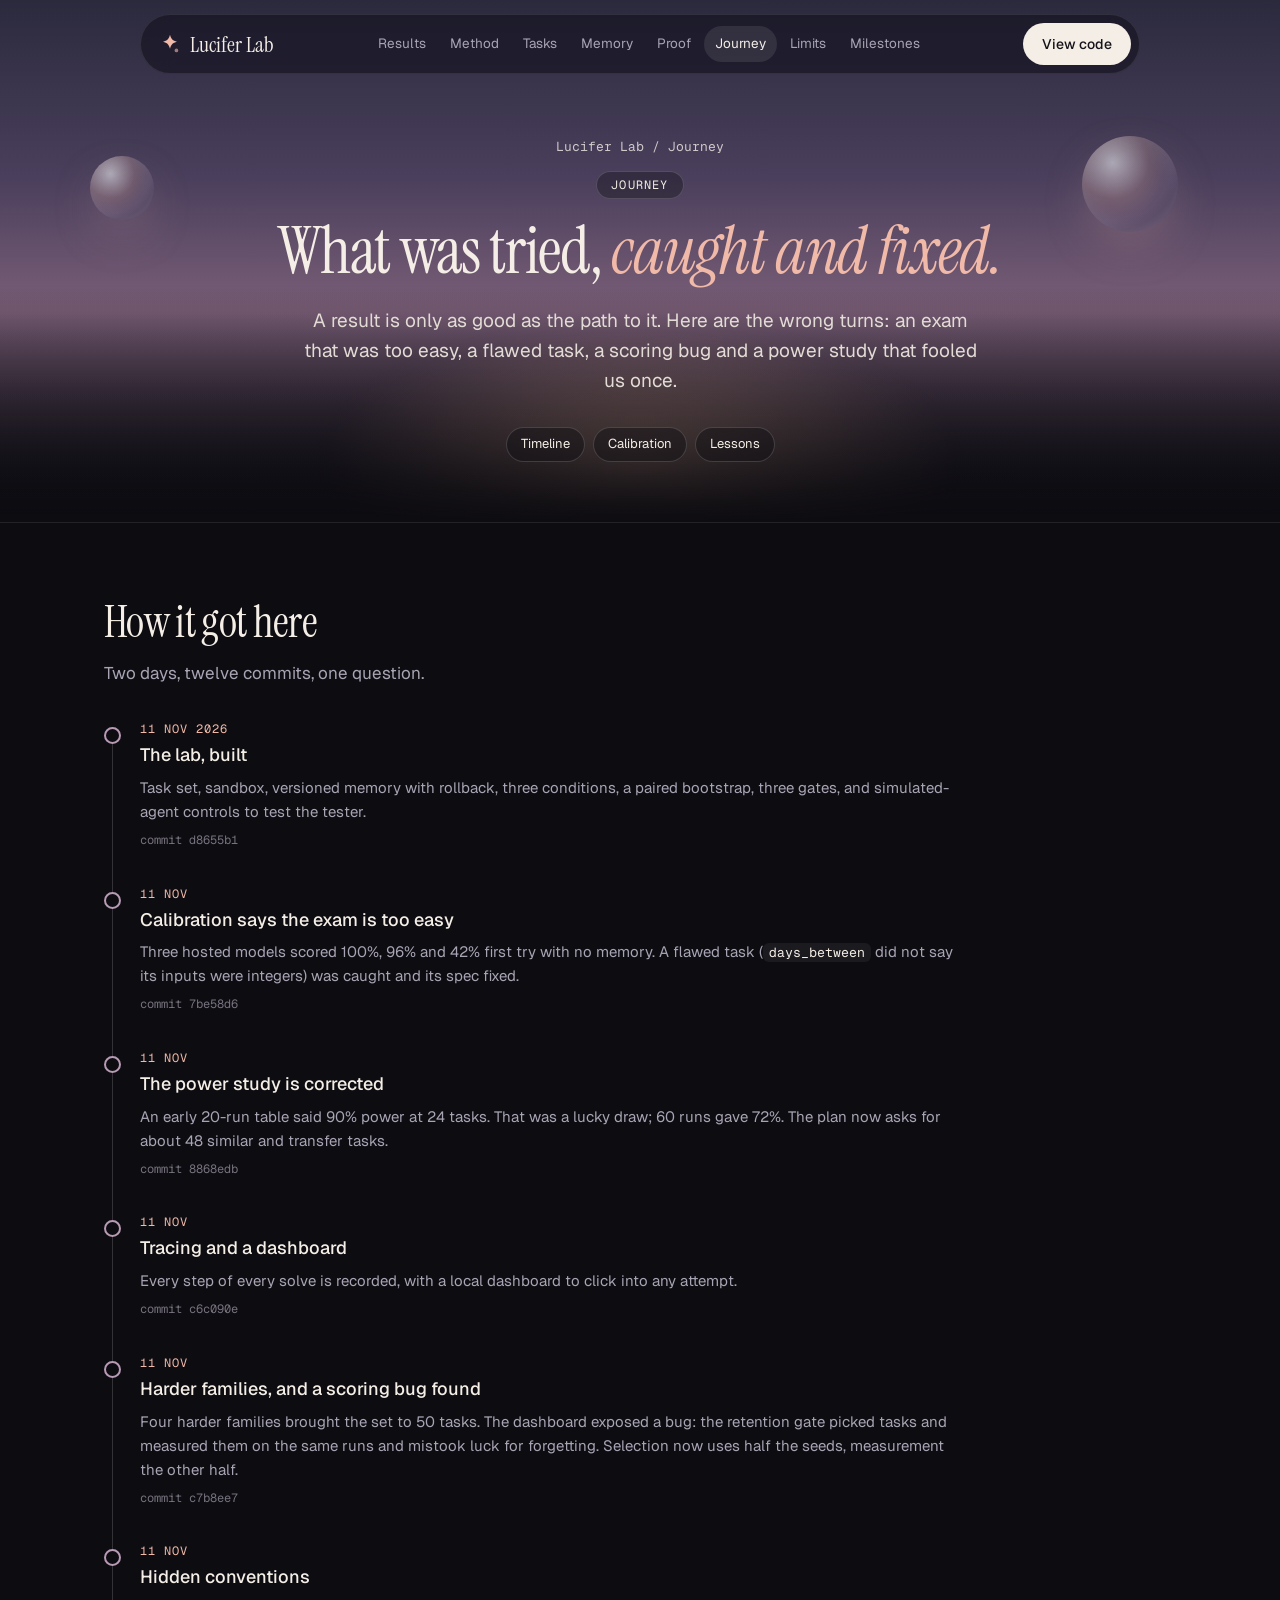
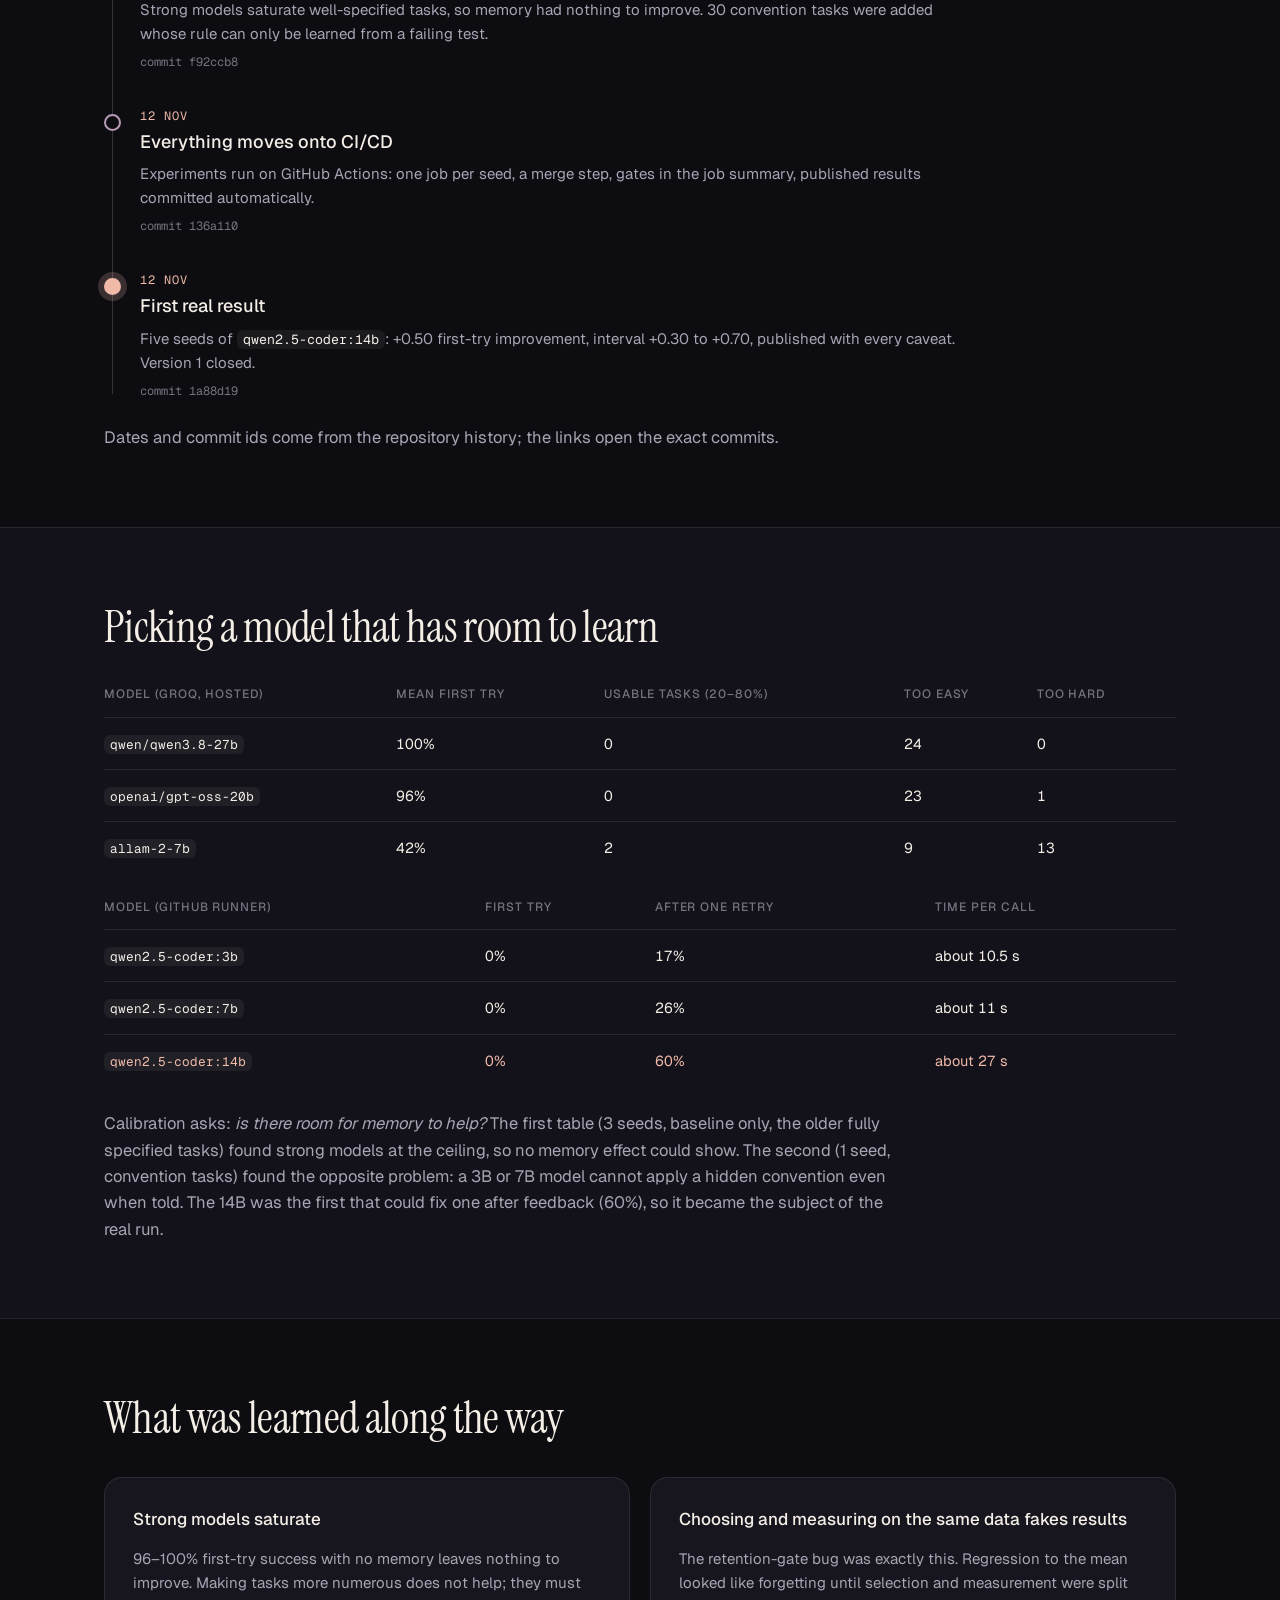
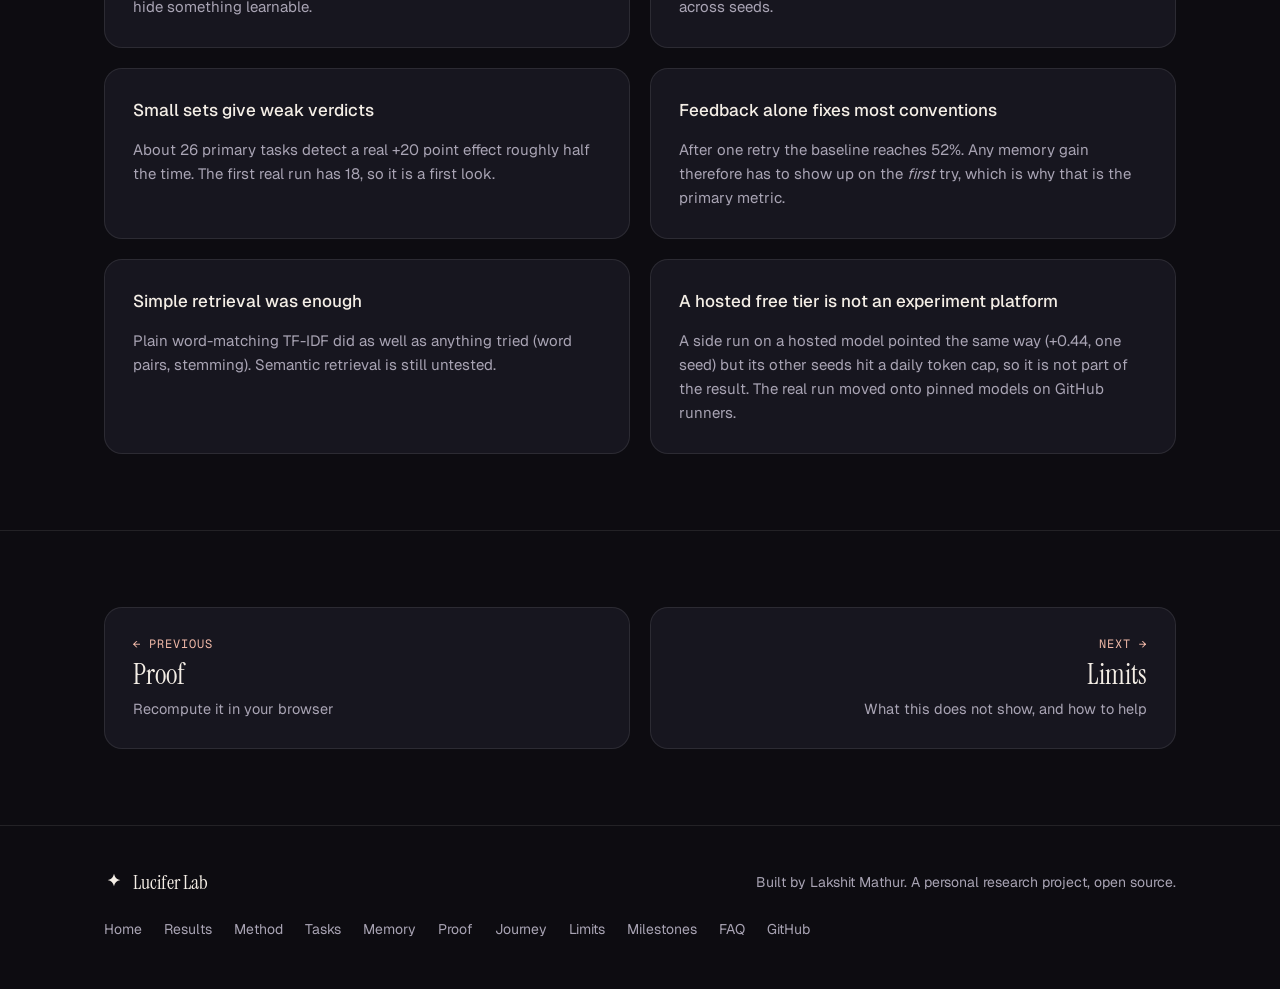
<file: journey.html>
<!doctype html>
<html lang="en">
<head>
<meta charset="utf-8">
<meta name="viewport" content="width=device-width, initial-scale=1">
<title>Journey — Lucifer Lab</title>
<meta name="description" content="The story of Lucifer Lab Version 1: the timeline, what calibration showed, the bugs found and fixed along the way, and what each taught.">
<meta name="theme-color" content="#0d0c11">
<meta property="og:type" content="website">
<meta property="og:title" content="Journey — Lucifer Lab">
<meta property="og:description" content="The story of Lucifer Lab Version 1: the timeline, what calibration showed, the bugs found and fixed along the way, and what each taught.">
<meta name="twitter:card" content="summary">
<link rel="icon" href="favicon.svg" type="image/svg+xml">
<link rel="preconnect" href="https://fonts.googleapis.com">
<link rel="preconnect" href="https://fonts.gstatic.com" crossorigin>
<link href="https://fonts.googleapis.com/css2?family=Geist:wght@400;500;600&family=Geist+Mono:wght@400;500&family=Instrument+Serif:ital@0;1&display=swap" rel="stylesheet">
<link rel="stylesheet" href="styles.css">
</head>
<body data-page="journey">
<a class="skip" href="#main">Skip to content</a>
<div class="progress" aria-hidden="true"><i></i></div>
<header class="nav-wrap">
  <nav class="nav" aria-label="Main">
    <a class="brand" href="index.html" aria-label="Lucifer Lab, home">
      <svg class="brand-mark" viewBox="0 0 24 24" width="22" height="22" aria-hidden="true"><path d="M12 2c1.2 4.6 3 6.4 7.6 7.6-4.6 1.2-6.4 3-7.6 7.6-1.2-4.6-3-6.4-7.6-7.6C9 8.4 10.8 6.6 12 2Z" fill="currentColor"/><circle cx="19" cy="19" r="2" fill="currentColor" opacity=".6"/></svg>
      <span>Lucifer Lab</span>
    </a>
    <ul class="nav-links" id="nav-links">
      <li><a href="results.html">Results</a></li>
      <li><a href="method.html">Method</a></li>
      <li><a href="tasks.html">Tasks</a></li>
      <li><a href="memory.html">Memory</a></li>
      <li><a href="proof.html">Proof</a></li>
      <li><a href="journey.html" aria-current="page">Journey</a></li>
      <li><a href="limits.html">Limits</a></li>
      <li><a href="milestones.html">Milestones</a></li>
    </ul>
    <a class="btn btn-light nav-cta" href="https://github.com/Lakshit-Startup-Ideas/Lucifer-BenchMarks" rel="noopener">View code</a>
    <button class="menu-btn" type="button" aria-expanded="false" aria-controls="nav-links" aria-label="Open menu">
      <span></span><span></span>
    </button>
  </nav>
</header>
<main id="main">
<section class="phero">
  <div class="sky" aria-hidden="true"><div class="sky-glow" data-depth="14"></div><div class="orbs"><i class="orb o1" data-depth="30"></i><i class="orb o3" data-depth="40"></i></div></div>
  <div class="wrap phero-in">
    <p class="crumbs"><a href="index.html">Lucifer Lab</a><span>/</span><span>Journey</span></p>
    <p class="kicker-pill">Journey</p>
    <h1 data-split>What was tried, <em>caught and fixed.</em></h1>
    <p class="lede">A result is only as good as the path to it. Here are the wrong turns: an exam that was too easy, a flawed task, a scoring bug and a power study that fooled us once.</p>
    <nav class="chips-nav" aria-label="On this page"><a href="#timeline">Timeline</a><a href="#calibration">Calibration</a><a href="#lessons">Lessons</a></nav>
  </div>
</section>
<section class="block" id="timeline">
  <div class="wrap">
    <div class="block-head reveal"><h2>How it got here</h2><p>Two days, twelve commits, one question.</p></div>
<ol class="timeline wide"><li class="reveal"><span class="t-dot"></span><div><small class="when">11 Nov 2026</small><b>The lab, built</b><p>Task set, sandbox, versioned memory with rollback, three conditions, a paired bootstrap, three gates, and simulated-agent controls to test the tester.</p><a class="commit" href="https://github.com/Lakshit-Startup-Ideas/Lucifer-BenchMarks/commit/d8655b1" rel="noopener">commit d8655b1</a></div></li><li class="reveal"><span class="t-dot"></span><div><small class="when">11 Nov</small><b>Calibration says the exam is too easy</b><p>Three hosted models scored 100%, 96% and 42% first try with no memory. A flawed task (<code>days_between</code> did not say its inputs were integers) was caught and its spec fixed.</p><a class="commit" href="https://github.com/Lakshit-Startup-Ideas/Lucifer-BenchMarks/commit/7be58d6" rel="noopener">commit 7be58d6</a></div></li><li class="reveal"><span class="t-dot"></span><div><small class="when">11 Nov</small><b>The power study is corrected</b><p>An early 20-run table said 90% power at 24 tasks. That was a lucky draw; 60 runs gave 72%. The plan now asks for about 48 similar and transfer tasks.</p><a class="commit" href="https://github.com/Lakshit-Startup-Ideas/Lucifer-BenchMarks/commit/8868edb" rel="noopener">commit 8868edb</a></div></li><li class="reveal"><span class="t-dot"></span><div><small class="when">11 Nov</small><b>Tracing and a dashboard</b><p>Every step of every solve is recorded, with a local dashboard to click into any attempt.</p><a class="commit" href="https://github.com/Lakshit-Startup-Ideas/Lucifer-BenchMarks/commit/c6c090e" rel="noopener">commit c6c090e</a></div></li><li class="reveal"><span class="t-dot"></span><div><small class="when">11 Nov</small><b>Harder families, and a scoring bug found</b><p>Four harder families brought the set to 50 tasks. The dashboard exposed a bug: the retention gate picked tasks and measured them on the same runs and mistook luck for forgetting. Selection now uses half the seeds, measurement the other half.</p><a class="commit" href="https://github.com/Lakshit-Startup-Ideas/Lucifer-BenchMarks/commit/c7b8ee7" rel="noopener">commit c7b8ee7</a></div></li><li class="reveal"><span class="t-dot"></span><div><small class="when">11 Nov</small><b>Hidden conventions</b><p>Strong models saturate well-specified tasks, so memory had nothing to improve. 30 convention tasks were added whose rule can only be learned from a failing test.</p><a class="commit" href="https://github.com/Lakshit-Startup-Ideas/Lucifer-BenchMarks/commit/f92ccb8" rel="noopener">commit f92ccb8</a></div></li><li class="reveal"><span class="t-dot"></span><div><small class="when">12 Nov</small><b>Everything moves onto CI/CD</b><p>Experiments run on GitHub Actions: one job per seed, a merge step, gates in the job summary, published results committed automatically.</p><a class="commit" href="https://github.com/Lakshit-Startup-Ideas/Lucifer-BenchMarks/commit/136a110" rel="noopener">commit 136a110</a></div></li><li class="reveal"><span class="t-dot t-on"></span><div><small class="when">12 Nov</small><b>First real result</b><p>Five seeds of <code>qwen2.5-coder:14b</code>: +0.50 first-try improvement, interval +0.30 to +0.70, published with every caveat. Version 1 closed.</p><a class="commit" href="https://github.com/Lakshit-Startup-Ideas/Lucifer-BenchMarks/commit/1a88d19" rel="noopener">commit 1a88d19</a></div></li></ol><div class="prose reveal"><p>Dates and commit ids come from the repository history; the links open the exact commits.</p></div>
  </div>
</section>
<section class="block block-alt" id="calibration">
  <div class="wrap">
    <div class="block-head reveal"><h2>Picking a model that has room to learn</h2></div>
<div class="table-wrap reveal"><table class="dt" style="min-width:640px"><thead><tr><th>Model (Groq, hosted)</th><th>Mean first try</th><th>Usable tasks (20–80%)</th><th>Too easy</th><th>Too hard</th></tr></thead><tbody><tr><td><code>qwen/qwen3.8-27b</code></td><td>100%</td><td>0</td><td>24</td><td>0</td></tr><tr><td><code>openai/gpt-oss-20b</code></td><td>96%</td><td>0</td><td>23</td><td>1</td></tr><tr><td><code>allam-2-7b</code></td><td>42%</td><td>2</td><td>9</td><td>13</td></tr></tbody></table></div><div class="table-wrap reveal"><table class="dt" style="min-width:560px"><thead><tr><th>Model (GitHub runner)</th><th>First try</th><th>After one retry</th><th>Time per call</th></tr></thead><tbody><tr><td><code>qwen2.5-coder:3b</code></td><td>0%</td><td>17%</td><td>about 10.5 s</td></tr><tr><td><code>qwen2.5-coder:7b</code></td><td>0%</td><td>26%</td><td>about 11 s</td></tr><tr class="hot"><td><code>qwen2.5-coder:14b</code></td><td>0%</td><td>60%</td><td>about 27 s</td></tr></tbody></table></div><div class="prose reveal"><p>Calibration asks: <em>is there room for memory to help?</em> The first table (3 seeds, baseline only, the older fully specified tasks) found strong models at the ceiling, so no memory effect could show. The second (1 seed, convention tasks) found the opposite problem: a 3B or 7B model cannot apply a hidden convention even when told. The 14B was the first that could fix one after feedback (60%), so it became the subject of the real run.</p></div>
  </div>
</section>
<section class="block" id="lessons">
  <div class="wrap">
    <div class="block-head reveal"><h2>What was learned along the way</h2></div>
<div class="grid-2">
<article class="card reveal"><h3>Strong models saturate</h3><p>96–100% first-try success with no memory leaves nothing to improve. Making tasks more numerous does not help; they must hide something learnable.</p></article>
<article class="card reveal"><h3>Choosing and measuring on the same data fakes results</h3><p>The retention-gate bug was exactly this. Regression to the mean looked like forgetting until selection and measurement were split across seeds.</p></article>
<article class="card reveal"><h3>Small sets give weak verdicts</h3><p>About 26 primary tasks detect a real +20 point effect roughly half the time. The first real run has 18, so it is a first look.</p></article>
<article class="card reveal"><h3>Feedback alone fixes most conventions</h3><p>After one retry the baseline reaches 52%. Any memory gain therefore has to show up on the <em>first</em> try, which is why that is the primary metric.</p></article>
<article class="card reveal"><h3>Simple retrieval was enough</h3><p>Plain word-matching TF-IDF did as well as anything tried (word pairs, stemming). Semantic retrieval is still untested.</p></article>
<article class="card reveal"><h3>A hosted free tier is not an experiment platform</h3><p>A side run on a hosted model pointed the same way (+0.44, one seed) but its other seeds hit a daily token cap, so it is not part of the result. The real run moved onto pinned models on GitHub runners.</p></article>
</div>
  </div>
</section>
<section class="block"><div class="wrap pager"><a class="card pg" href="proof.html"><small>← Previous</small><b>Proof</b><span>Recompute it in your browser</span></a><a class="card pg pg-next" href="limits.html"><small>Next →</small><b>Limits</b><span>What this does not show, and how to help</span></a></div></section>
</main>
<footer class="footer">
  <div class="wrap foot-in">
    <div class="brand"><svg viewBox="0 0 24 24" width="20" height="20" aria-hidden="true"><path d="M12 2c1.2 4.6 3 6.4 7.6 7.6-4.6 1.2-6.4 3-7.6 7.6-1.2-4.6-3-6.4-7.6-7.6C9 8.4 10.8 6.6 12 2Z" fill="currentColor"/></svg><span>Lucifer Lab</span></div>
    <p>Built by Lakshit Mathur. A personal research project, open source.</p>
    <ul>
      <li><a href="index.html">Home</a></li><li><a href="results.html">Results</a></li><li><a href="method.html">Method</a></li><li><a href="tasks.html">Tasks</a></li><li><a href="memory.html">Memory</a></li><li><a href="proof.html">Proof</a></li><li><a href="journey.html">Journey</a></li><li><a href="limits.html">Limits</a></li><li><a href="milestones.html">Milestones</a></li>
      <li><a href="index.html#faq">FAQ</a></li>
      <li><a href="https://github.com/Lakshit-Startup-Ideas/Lucifer-BenchMarks" rel="noopener">GitHub</a></li>
    </ul>
  </div>
</footer>
<script src="script.js" defer></script>
</body>
</html>
</file>
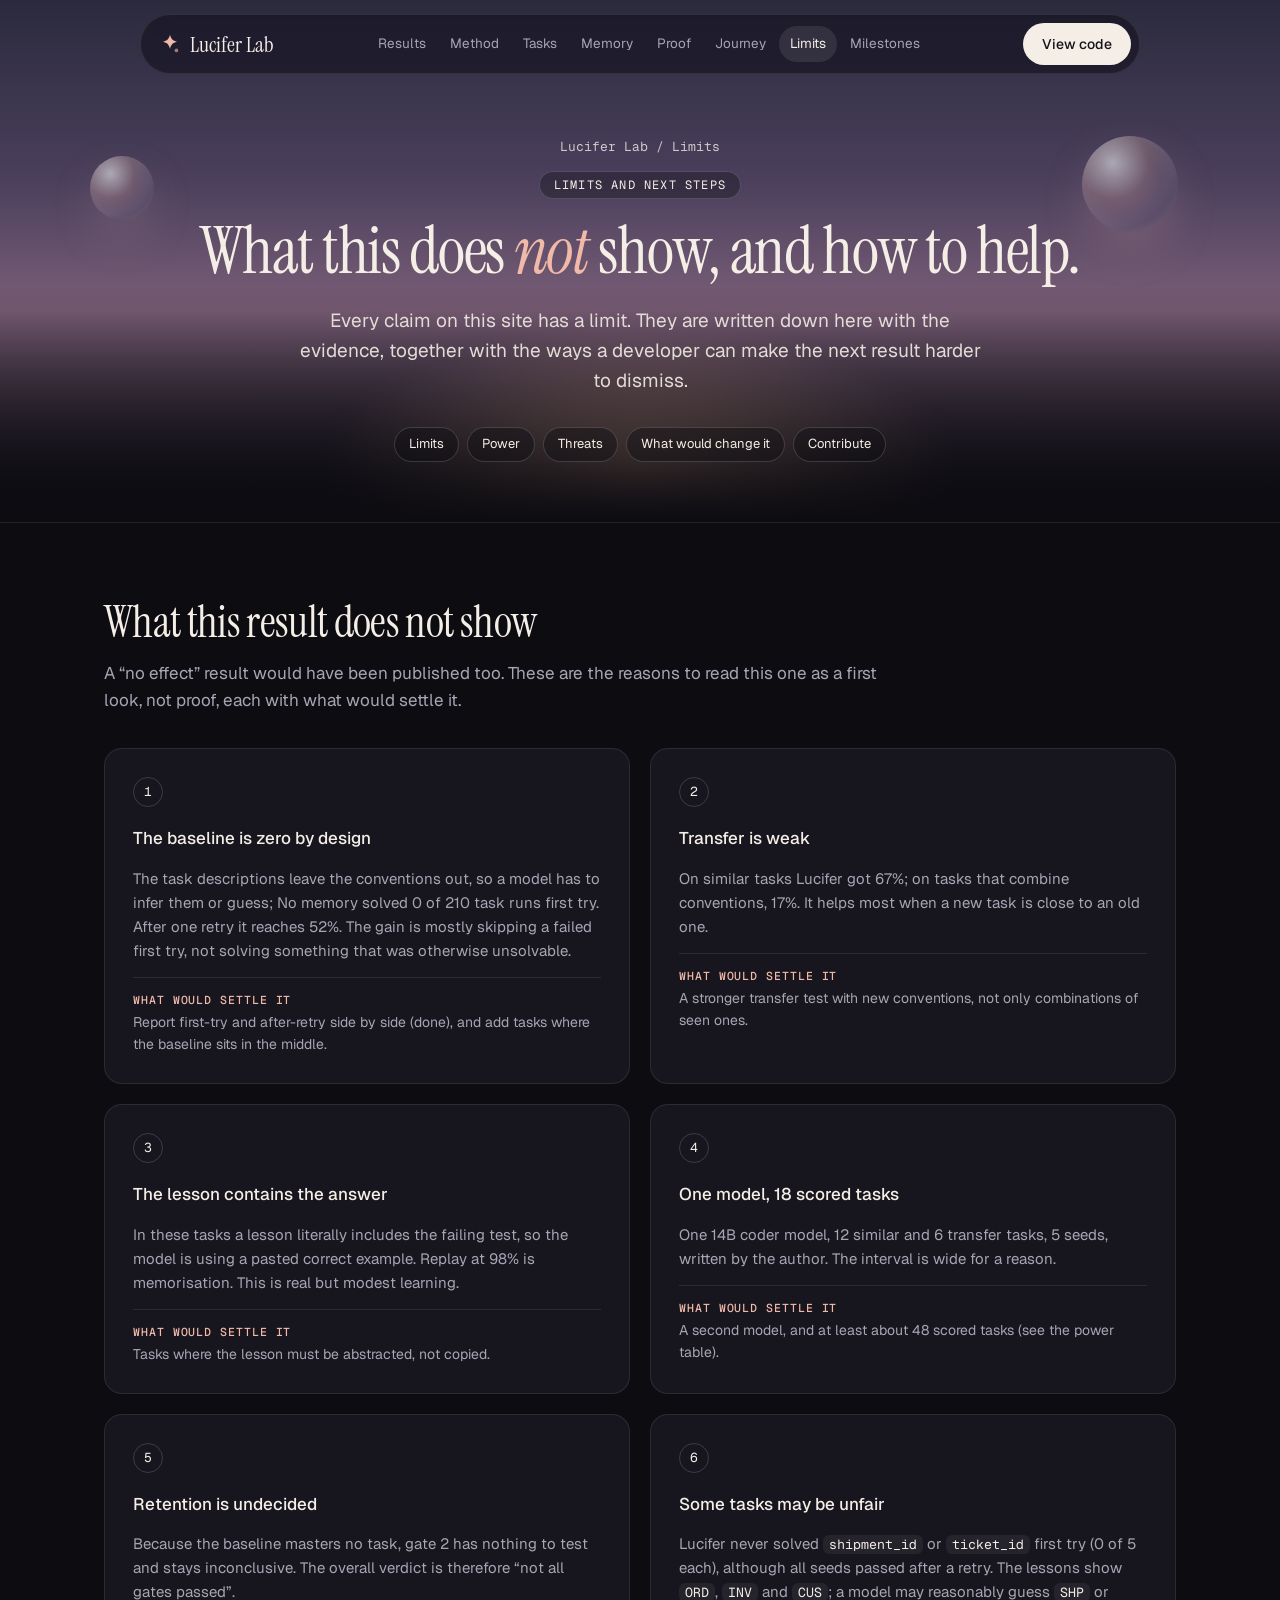
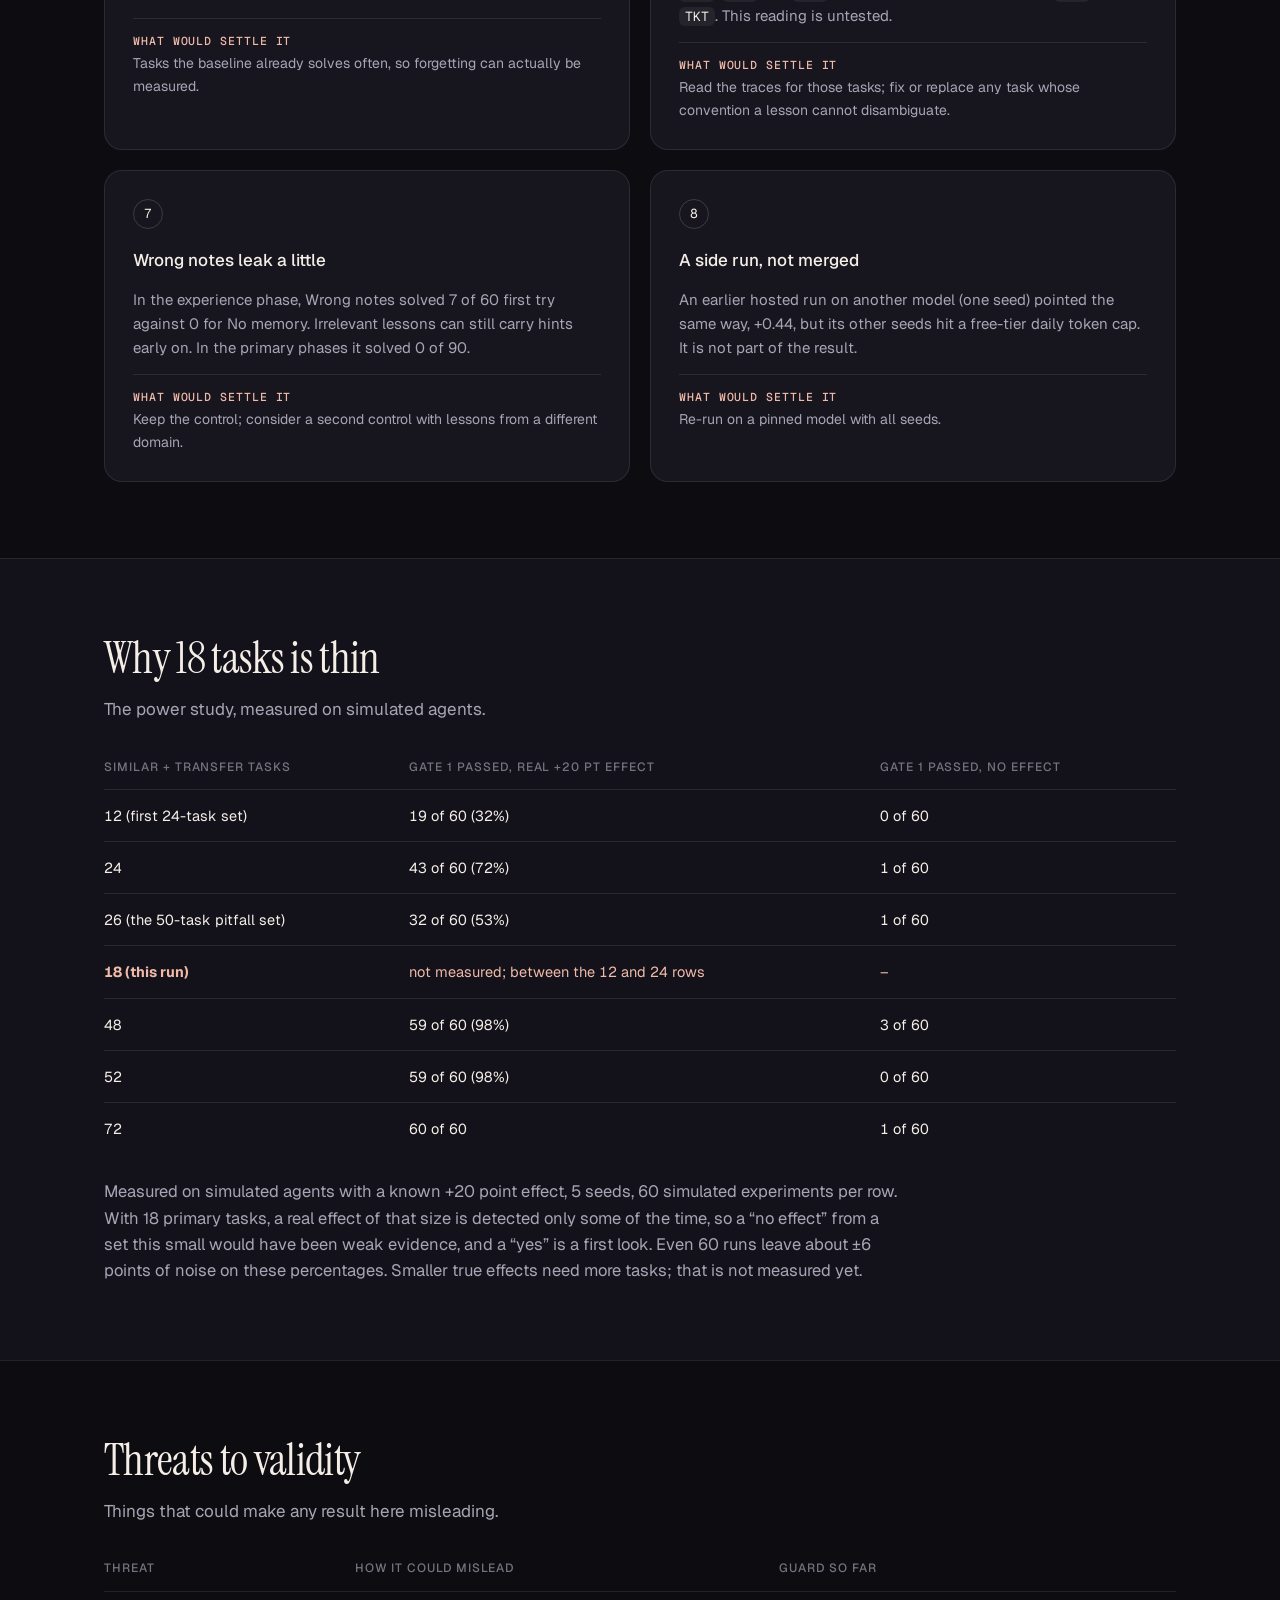
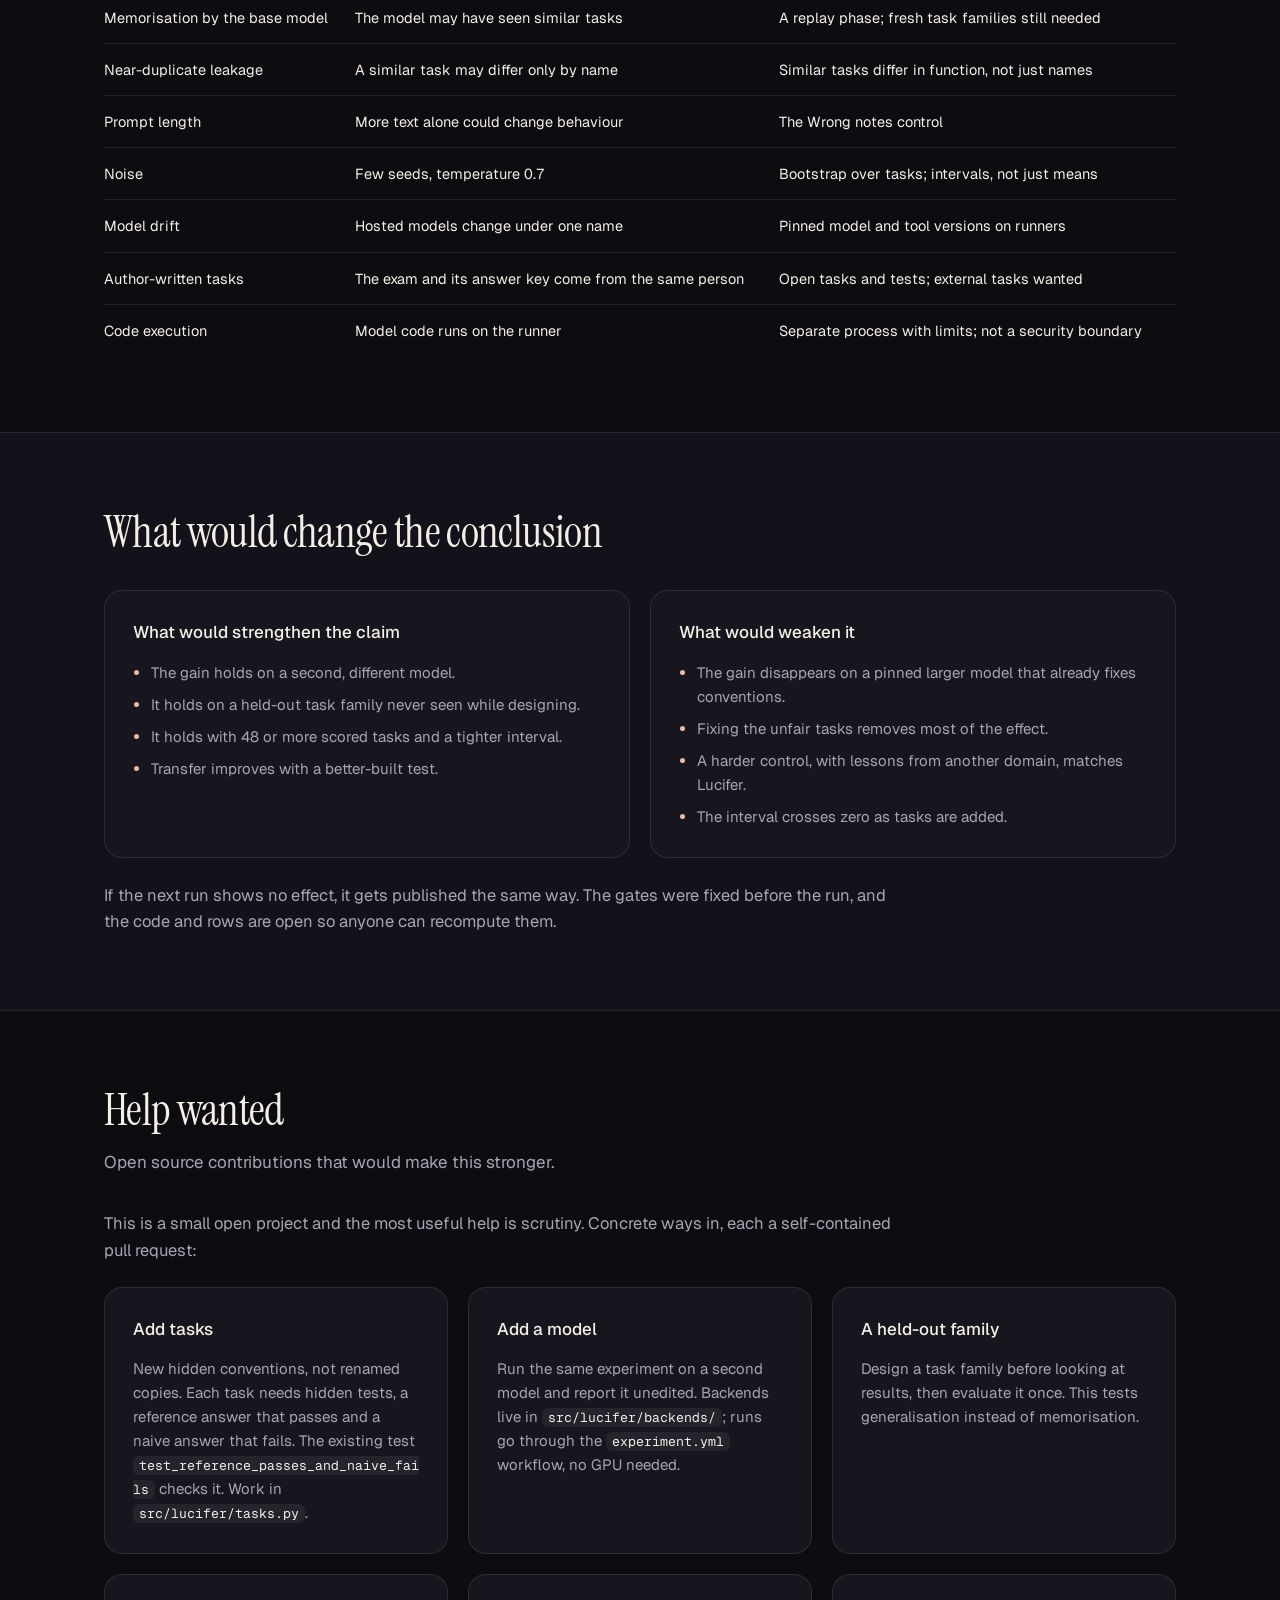
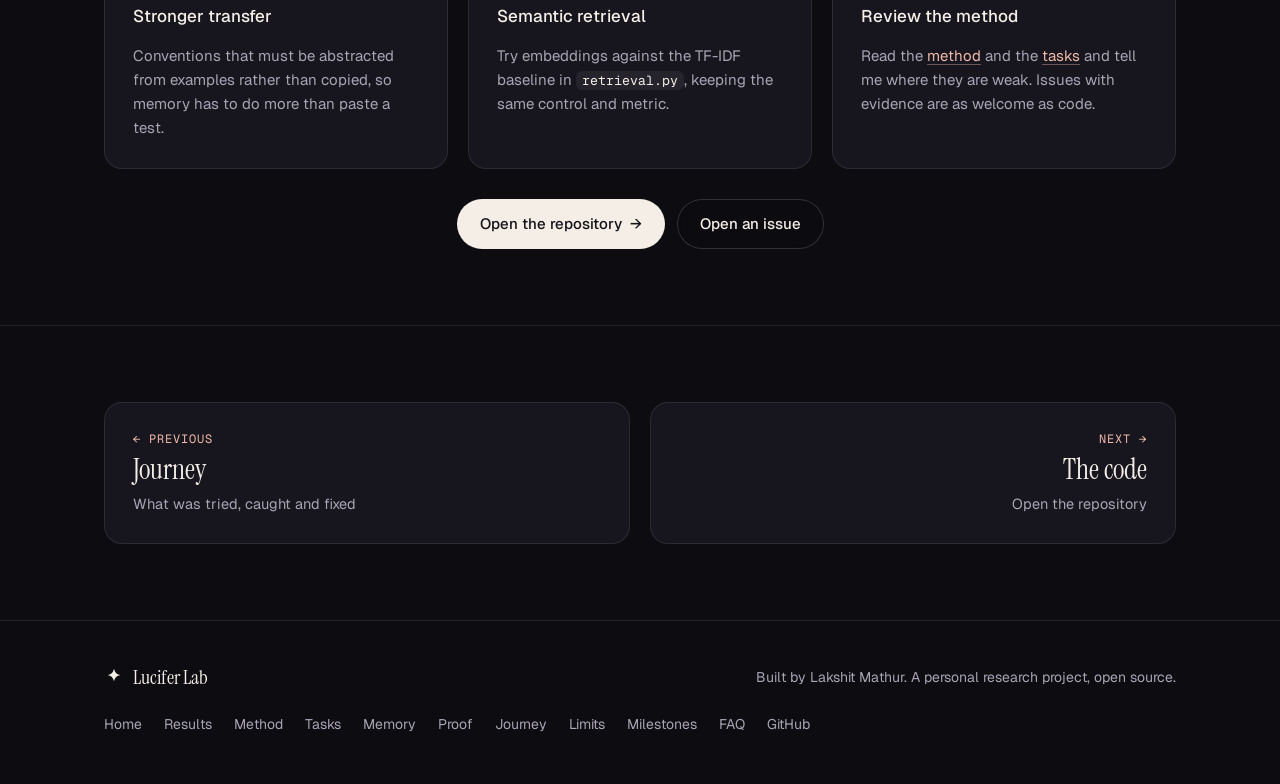
<file: limits.html>
<!doctype html>
<html lang="en">
<head>
<meta charset="utf-8">
<meta name="viewport" content="width=device-width, initial-scale=1">
<title>Limits and next steps — Lucifer Lab</title>
<meta name="description" content="What the Lucifer Lab Version 1 result does not show: the baseline, weak transfer, small sample, unfair tasks and more. Plus the power study, threats to validity and how developers can contribute.">
<meta name="theme-color" content="#0d0c11">
<meta property="og:type" content="website">
<meta property="og:title" content="Limits and next steps — Lucifer Lab">
<meta property="og:description" content="What the Lucifer Lab Version 1 result does not show: the baseline, weak transfer, small sample, unfair tasks and more. Plus the power study, threats to validity and how developers can contribute.">
<meta name="twitter:card" content="summary">
<link rel="icon" href="favicon.svg" type="image/svg+xml">
<link rel="preconnect" href="https://fonts.googleapis.com">
<link rel="preconnect" href="https://fonts.gstatic.com" crossorigin>
<link href="https://fonts.googleapis.com/css2?family=Geist:wght@400;500;600&family=Geist+Mono:wght@400;500&family=Instrument+Serif:ital@0;1&display=swap" rel="stylesheet">
<link rel="stylesheet" href="styles.css">
</head>
<body data-page="limits">
<a class="skip" href="#main">Skip to content</a>
<div class="progress" aria-hidden="true"><i></i></div>
<header class="nav-wrap">
  <nav class="nav" aria-label="Main">
    <a class="brand" href="index.html" aria-label="Lucifer Lab, home">
      <svg class="brand-mark" viewBox="0 0 24 24" width="22" height="22" aria-hidden="true"><path d="M12 2c1.2 4.6 3 6.4 7.6 7.6-4.6 1.2-6.4 3-7.6 7.6-1.2-4.6-3-6.4-7.6-7.6C9 8.4 10.8 6.6 12 2Z" fill="currentColor"/><circle cx="19" cy="19" r="2" fill="currentColor" opacity=".6"/></svg>
      <span>Lucifer Lab</span>
    </a>
    <ul class="nav-links" id="nav-links">
      <li><a href="results.html">Results</a></li>
      <li><a href="method.html">Method</a></li>
      <li><a href="tasks.html">Tasks</a></li>
      <li><a href="memory.html">Memory</a></li>
      <li><a href="proof.html">Proof</a></li>
      <li><a href="journey.html">Journey</a></li>
      <li><a href="limits.html" aria-current="page">Limits</a></li>
      <li><a href="milestones.html">Milestones</a></li>
    </ul>
    <a class="btn btn-light nav-cta" href="https://github.com/Lakshit-Startup-Ideas/Lucifer-BenchMarks" rel="noopener">View code</a>
    <button class="menu-btn" type="button" aria-expanded="false" aria-controls="nav-links" aria-label="Open menu">
      <span></span><span></span>
    </button>
  </nav>
</header>
<main id="main">
<section class="phero">
  <div class="sky" aria-hidden="true"><div class="sky-glow" data-depth="14"></div><div class="orbs"><i class="orb o1" data-depth="30"></i><i class="orb o3" data-depth="40"></i></div></div>
  <div class="wrap phero-in">
    <p class="crumbs"><a href="index.html">Lucifer Lab</a><span>/</span><span>Limits</span></p>
    <p class="kicker-pill">Limits and next steps</p>
    <h1 data-split>What this does <em>not</em> show, and how to help.</h1>
    <p class="lede">Every claim on this site has a limit. They are written down here with the evidence, together with the ways a developer can make the next result harder to dismiss.</p>
    <nav class="chips-nav" aria-label="On this page"><a href="#limits">Limits</a><a href="#power">Power</a><a href="#threats">Threats</a><a href="#conclusions">What would change it</a><a href="#help">Contribute</a></nav>
  </div>
</section>
<section class="block" id="limits">
  <div class="wrap">
    <div class="block-head reveal"><h2>What this result does not show</h2><p>A “no effect” result would have been published too. These are the reasons to read this one as a first look, not proof, each with what would settle it.</p></div>
<div class="limits-list"><article class="card limit reveal"><span class="num">1</span><h3>The baseline is zero by design</h3><p>The task descriptions leave the conventions out, so a model has to infer them or guess; No memory solved 0 of 210 task runs first try. After one retry it reaches 52%. The gain is mostly skipping a failed first try, not solving something that was otherwise unsolvable.</p><p class="fix"><b>What would settle it</b> Report first-try and after-retry side by side (done), and add tasks where the baseline sits in the middle.</p></article><article class="card limit reveal"><span class="num">2</span><h3>Transfer is weak</h3><p>On similar tasks Lucifer got 67%; on tasks that combine conventions, 17%. It helps most when a new task is close to an old one.</p><p class="fix"><b>What would settle it</b> A stronger transfer test with new conventions, not only combinations of seen ones.</p></article><article class="card limit reveal"><span class="num">3</span><h3>The lesson contains the answer</h3><p>In these tasks a lesson literally includes the failing test, so the model is using a pasted correct example. Replay at 98% is memorisation. This is real but modest learning.</p><p class="fix"><b>What would settle it</b> Tasks where the lesson must be abstracted, not copied.</p></article><article class="card limit reveal"><span class="num">4</span><h3>One model, 18 scored tasks</h3><p>One 14B coder model, 12 similar and 6 transfer tasks, 5 seeds, written by the author. The interval is wide for a reason.</p><p class="fix"><b>What would settle it</b> A second model, and at least about 48 scored tasks (see the power table).</p></article><article class="card limit reveal"><span class="num">5</span><h3>Retention is undecided</h3><p>Because the baseline masters no task, gate 2 has nothing to test and stays inconclusive. The overall verdict is therefore “not all gates passed”.</p><p class="fix"><b>What would settle it</b> Tasks the baseline already solves often, so forgetting can actually be measured.</p></article><article class="card limit reveal"><span class="num">6</span><h3>Some tasks may be unfair</h3><p>Lucifer never solved <code>shipment_id</code> or <code>ticket_id</code> first try (0 of 5 each), although all seeds passed after a retry. The lessons show <code>ORD</code>, <code>INV</code> and <code>CUS</code>; a model may reasonably guess <code>SHP</code> or <code>TKT</code>. This reading is untested.</p><p class="fix"><b>What would settle it</b> Read the traces for those tasks; fix or replace any task whose convention a lesson cannot disambiguate.</p></article><article class="card limit reveal"><span class="num">7</span><h3>Wrong notes leak a little</h3><p>In the experience phase, Wrong notes solved 7 of 60 first try against 0 for No memory. Irrelevant lessons can still carry hints early on. In the primary phases it solved 0 of 90.</p><p class="fix"><b>What would settle it</b> Keep the control; consider a second control with lessons from a different domain.</p></article><article class="card limit reveal"><span class="num">8</span><h3>A side run, not merged</h3><p>An earlier hosted run on another model (one seed) pointed the same way, +0.44, but its other seeds hit a free-tier daily token cap. It is not part of the result.</p><p class="fix"><b>What would settle it</b> Re-run on a pinned model with all seeds.</p></article></div>
  </div>
</section>
<section class="block block-alt" id="power">
  <div class="wrap">
    <div class="block-head reveal"><h2>Why 18 tasks is thin</h2><p>The power study, measured on simulated agents.</p></div>
<div class="table-wrap reveal"><table class="dt" style="min-width:640px"><thead><tr><th>Similar + transfer tasks</th><th>Gate 1 passed, real +20 pt effect</th><th>Gate 1 passed, no effect</th></tr></thead><tbody><tr><td>12 (first 24-task set)</td><td>19 of 60 (32%)</td><td>0 of 60</td></tr><tr><td>24</td><td>43 of 60 (72%)</td><td>1 of 60</td></tr><tr><td>26 (the 50-task pitfall set)</td><td>32 of 60 (53%)</td><td>1 of 60</td></tr><tr class="hot"><td><b>18 (this run)</b></td><td>not measured; between the 12 and 24 rows</td><td>–</td></tr><tr><td>48</td><td>59 of 60 (98%)</td><td>3 of 60</td></tr><tr><td>52</td><td>59 of 60 (98%)</td><td>0 of 60</td></tr><tr><td>72</td><td>60 of 60</td><td>1 of 60</td></tr></tbody></table></div><div class="prose reveal"><p>Measured on simulated agents with a known +20 point effect, 5 seeds, 60 simulated experiments per row. With 18 primary tasks, a real effect of that size is detected only some of the time, so a “no effect” from a set this small would have been weak evidence, and a “yes” is a first look. Even 60 runs leave about ±6 points of noise on these percentages. Smaller true effects need more tasks; that is not measured yet.</p></div>
  </div>
</section>
<section class="block" id="threats">
  <div class="wrap">
    <div class="block-head reveal"><h2>Threats to validity</h2><p>Things that could make any result here misleading.</p></div>
<div class="table-wrap reveal"><table class="dt" style="min-width:700px"><thead><tr><th>Threat</th><th>How it could mislead</th><th>Guard so far</th></tr></thead><tbody><tr><td>Memorisation by the base model</td><td>The model may have seen similar tasks</td><td>A replay phase; fresh task families still needed</td></tr><tr><td>Near-duplicate leakage</td><td>A similar task may differ only by name</td><td>Similar tasks differ in function, not just names</td></tr><tr><td>Prompt length</td><td>More text alone could change behaviour</td><td>The Wrong notes control</td></tr><tr><td>Noise</td><td>Few seeds, temperature 0.7</td><td>Bootstrap over tasks; intervals, not just means</td></tr><tr><td>Model drift</td><td>Hosted models change under one name</td><td>Pinned model and tool versions on runners</td></tr><tr><td>Author-written tasks</td><td>The exam and its answer key come from the same person</td><td>Open tasks and tests; external tasks wanted</td></tr><tr><td>Code execution</td><td>Model code runs on the runner</td><td>Separate process with limits; not a security boundary</td></tr></tbody></table></div>
  </div>
</section>
<section class="block block-alt" id="conclusions">
  <div class="wrap">
    <div class="block-head reveal"><h2>What would change the conclusion</h2></div>
<div class="grid-2">
<article class="card reveal"><h3>What would strengthen the claim</h3><ul class="bul"><li>The gain holds on a second, different model.</li><li>It holds on a held-out task family never seen while designing.</li><li>It holds with 48 or more scored tasks and a tighter interval.</li><li>Transfer improves with a better-built test.</li></ul></article>
<article class="card reveal"><h3>What would weaken it</h3><ul class="bul"><li>The gain disappears on a pinned larger model that already fixes conventions.</li><li>Fixing the unfair tasks removes most of the effect.</li><li>A harder control, with lessons from another domain, matches Lucifer.</li><li>The interval crosses zero as tasks are added.</li></ul></article>
</div>
<div class="prose reveal"><p>If the next run shows no effect, it gets published the same way. The gates were fixed before the run, and the code and rows are open so anyone can recompute them.</p></div>
  </div>
</section>
<section class="block" id="help">
  <div class="wrap">
    <div class="block-head reveal"><h2>Help wanted</h2><p>Open source contributions that would make this stronger.</p></div>
<div class="prose reveal"><p>This is a small open project and the most useful help is scrutiny. Concrete ways in, each a self-contained pull request:</p></div>
<div class="grid-3">
<article class="card reveal"><h3>Add tasks</h3><p>New hidden conventions, not renamed copies. Each task needs hidden tests, a reference answer that passes and a naive answer that fails. The existing test <code>test_reference_passes_and_naive_fails</code> checks it. Work in <code>src/lucifer/tasks.py</code>.</p></article>
<article class="card reveal"><h3>Add a model</h3><p>Run the same experiment on a second model and report it unedited. Backends live in <code>src/lucifer/backends/</code>; runs go through the <code>experiment.yml</code> workflow, no GPU needed.</p></article>
<article class="card reveal"><h3>A held-out family</h3><p>Design a task family before looking at results, then evaluate it once. This tests generalisation instead of memorisation.</p></article>
<article class="card reveal"><h3>Stronger transfer</h3><p>Conventions that must be abstracted from examples rather than copied, so memory has to do more than paste a test.</p></article>
<article class="card reveal"><h3>Semantic retrieval</h3><p>Try embeddings against the TF-IDF baseline in <code>retrieval.py</code>, keeping the same control and metric.</p></article>
<article class="card reveal"><h3>Review the method</h3><p>Read the <a href="method.html">method</a> and the <a href="tasks.html">tasks</a> and tell me where they are weak. Issues with evidence are as welcome as code.</p></article>
</div>
<div class="cta-row center reveal"><a class="btn btn-light" href="https://github.com/Lakshit-Startup-Ideas/Lucifer-BenchMarks" rel="noopener">Open the repository <span aria-hidden="true">→</span></a><a class="btn btn-ghost" href="https://github.com/Lakshit-Startup-Ideas/Lucifer-BenchMarks/issues" rel="noopener">Open an issue</a></div>
  </div>
</section>
<section class="block"><div class="wrap pager"><a class="card pg" href="journey.html"><small>← Previous</small><b>Journey</b><span>What was tried, caught and fixed</span></a><a class="card pg pg-next" href="https://github.com/Lakshit-Startup-Ideas/Lucifer-BenchMarks" rel="noopener"><small>Next →</small><b>The code</b><span>Open the repository</span></a></div></section>
</main>
<footer class="footer">
  <div class="wrap foot-in">
    <div class="brand"><svg viewBox="0 0 24 24" width="20" height="20" aria-hidden="true"><path d="M12 2c1.2 4.6 3 6.4 7.6 7.6-4.6 1.2-6.4 3-7.6 7.6-1.2-4.6-3-6.4-7.6-7.6C9 8.4 10.8 6.6 12 2Z" fill="currentColor"/></svg><span>Lucifer Lab</span></div>
    <p>Built by Lakshit Mathur. A personal research project, open source.</p>
    <ul>
      <li><a href="index.html">Home</a></li><li><a href="results.html">Results</a></li><li><a href="method.html">Method</a></li><li><a href="tasks.html">Tasks</a></li><li><a href="memory.html">Memory</a></li><li><a href="proof.html">Proof</a></li><li><a href="journey.html">Journey</a></li><li><a href="limits.html">Limits</a></li><li><a href="milestones.html">Milestones</a></li>
      <li><a href="index.html#faq">FAQ</a></li>
      <li><a href="https://github.com/Lakshit-Startup-Ideas/Lucifer-BenchMarks" rel="noopener">GitHub</a></li>
    </ul>
  </div>
</footer>
<script src="script.js" defer></script>
</body>
</html>
</file>
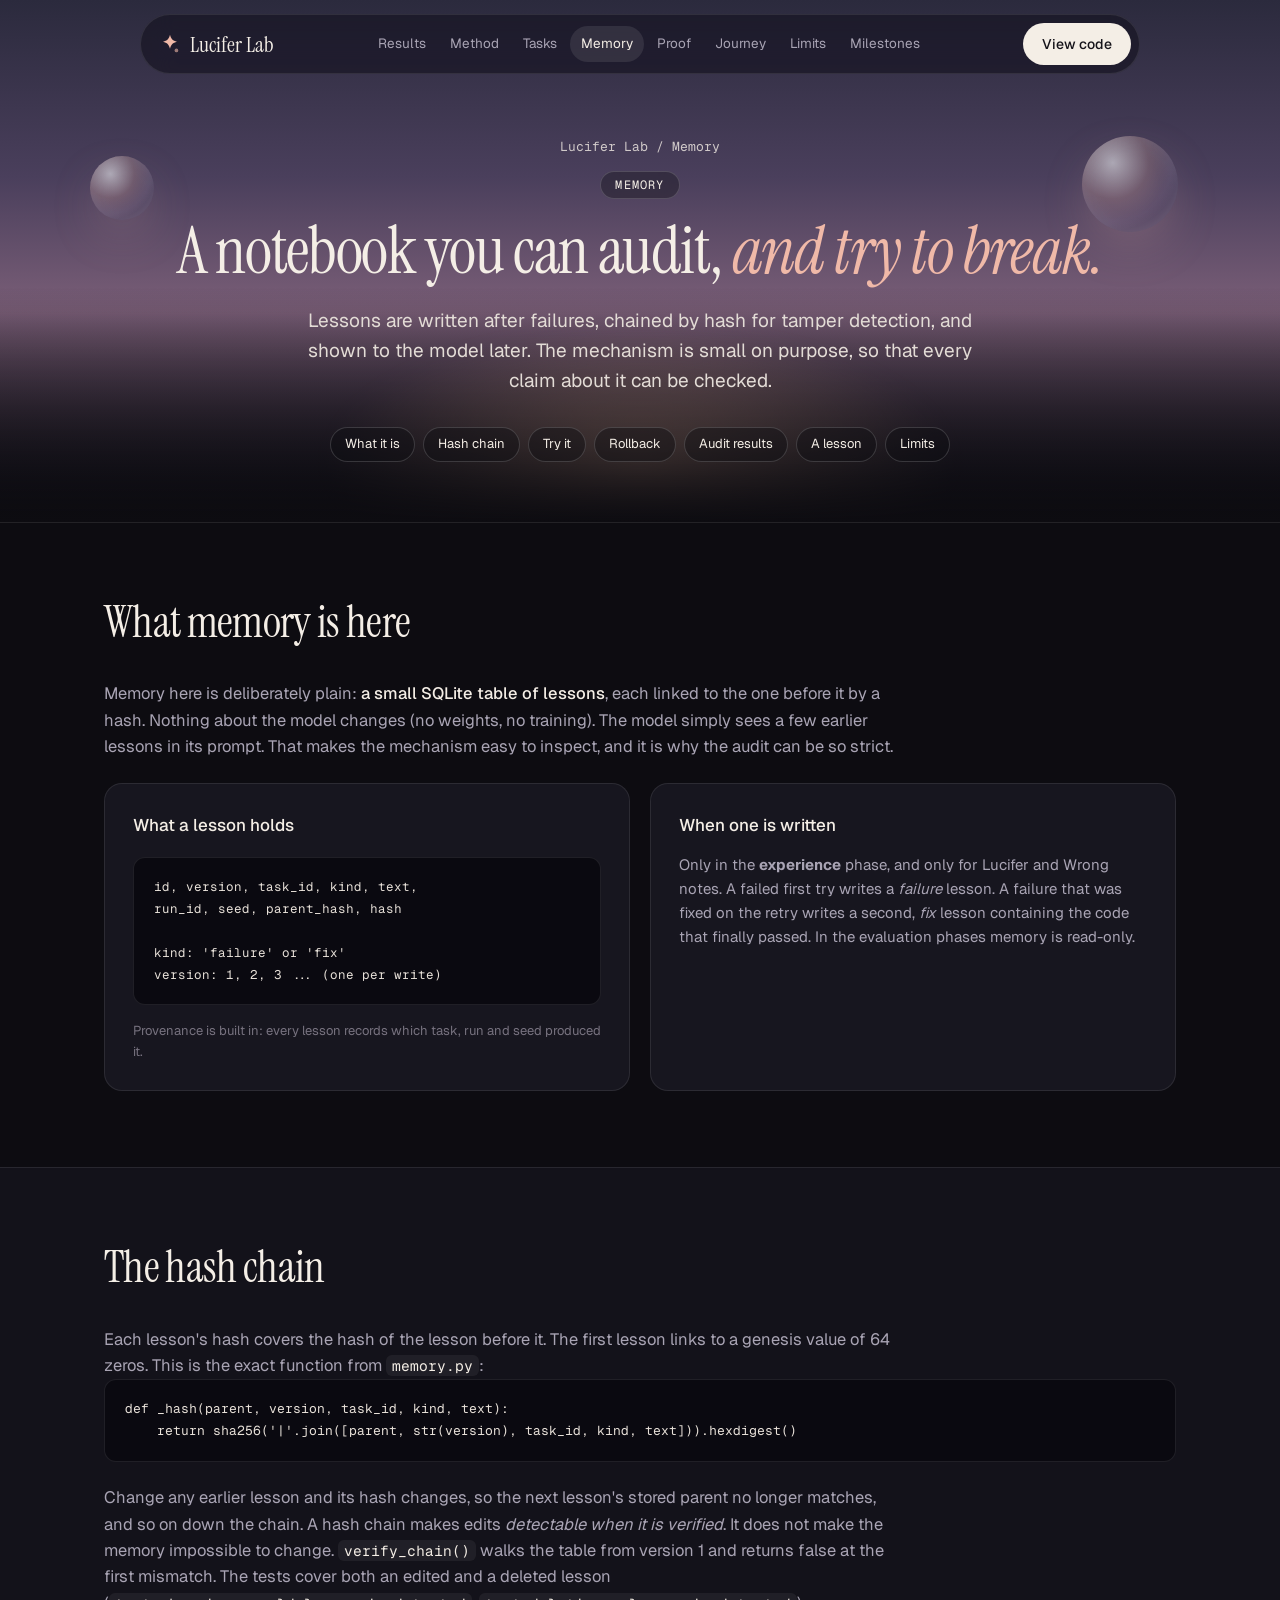
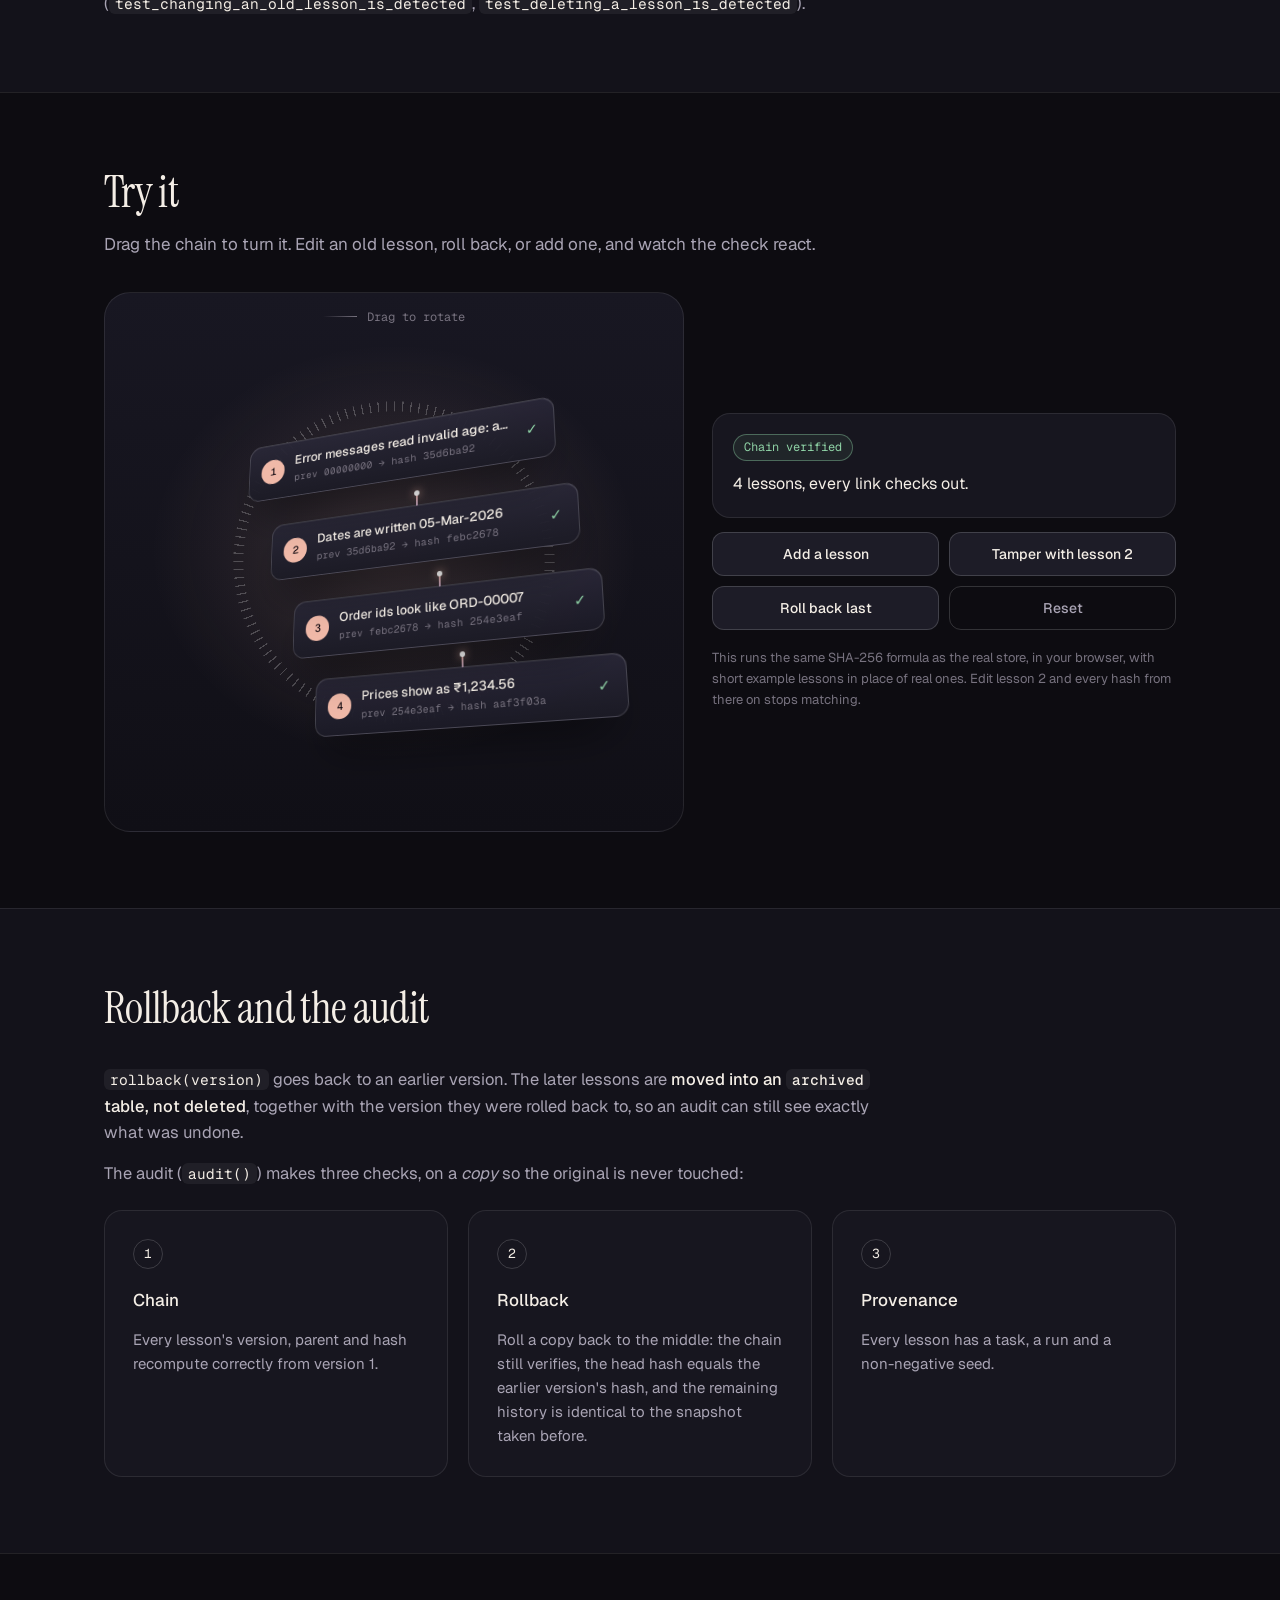
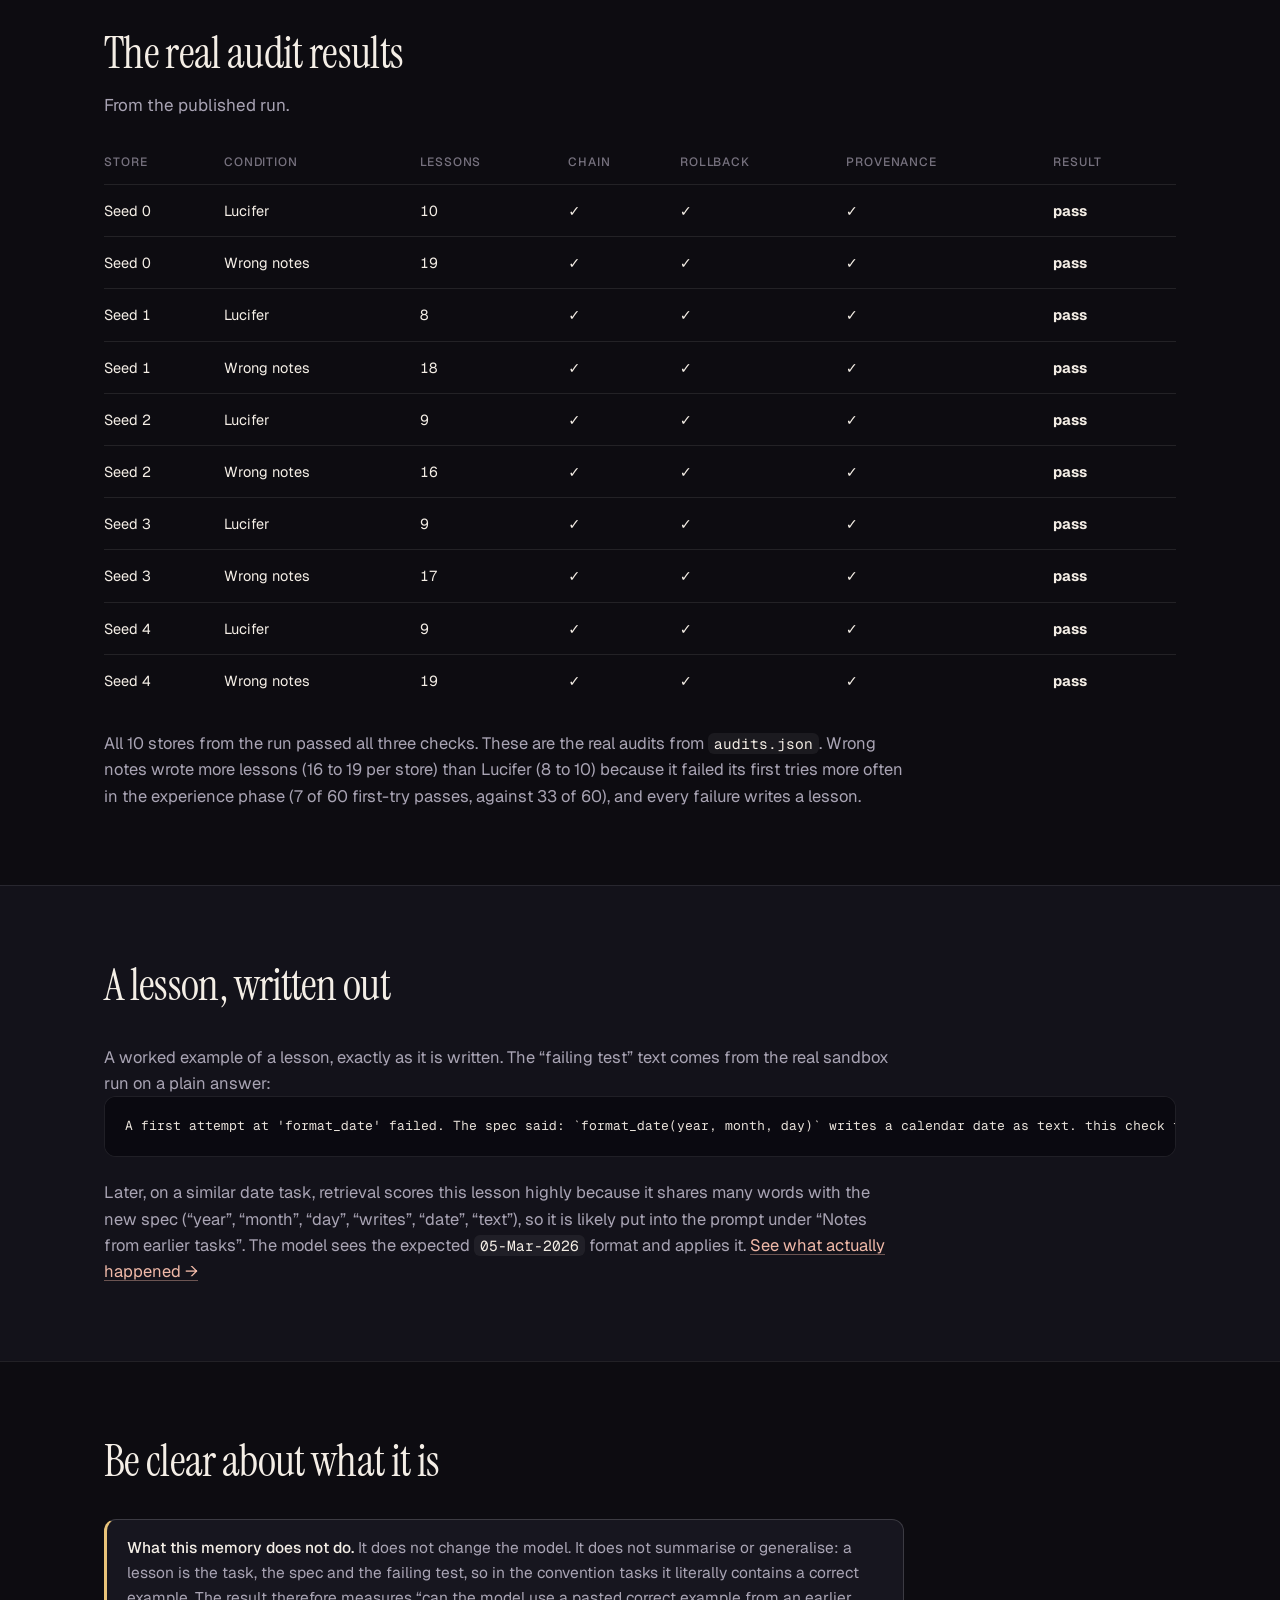
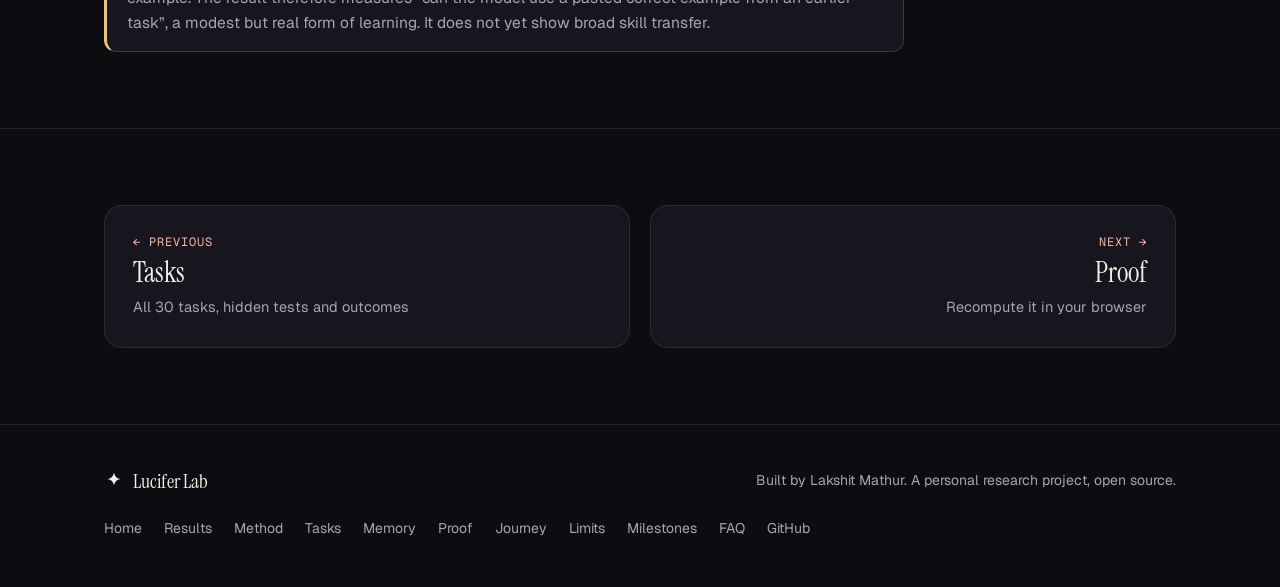
<file: memory.html>
<!doctype html>
<html lang="en">
<head>
<meta charset="utf-8">
<meta name="viewport" content="width=device-width, initial-scale=1">
<title>Memory — Lucifer Lab</title>
<meta name="description" content="How Lucifer&#x27;s memory works: an append-only hash-chained SQLite store of lessons with provenance, rollback that archives instead of deleting, and an audit. Includes an interactive 3D chain.">
<meta name="theme-color" content="#0d0c11">
<meta property="og:type" content="website">
<meta property="og:title" content="Memory — Lucifer Lab">
<meta property="og:description" content="How Lucifer&#x27;s memory works: an append-only hash-chained SQLite store of lessons with provenance, rollback that archives instead of deleting, and an audit. Includes an interactive 3D chain.">
<meta name="twitter:card" content="summary">
<link rel="icon" href="favicon.svg" type="image/svg+xml">
<link rel="preconnect" href="https://fonts.googleapis.com">
<link rel="preconnect" href="https://fonts.gstatic.com" crossorigin>
<link href="https://fonts.googleapis.com/css2?family=Geist:wght@400;500;600&family=Geist+Mono:wght@400;500&family=Instrument+Serif:ital@0;1&display=swap" rel="stylesheet">
<link rel="stylesheet" href="styles.css">
</head>
<body data-page="memory">
<a class="skip" href="#main">Skip to content</a>
<div class="progress" aria-hidden="true"><i></i></div>
<header class="nav-wrap">
  <nav class="nav" aria-label="Main">
    <a class="brand" href="index.html" aria-label="Lucifer Lab, home">
      <svg class="brand-mark" viewBox="0 0 24 24" width="22" height="22" aria-hidden="true"><path d="M12 2c1.2 4.6 3 6.4 7.6 7.6-4.6 1.2-6.4 3-7.6 7.6-1.2-4.6-3-6.4-7.6-7.6C9 8.4 10.8 6.6 12 2Z" fill="currentColor"/><circle cx="19" cy="19" r="2" fill="currentColor" opacity=".6"/></svg>
      <span>Lucifer Lab</span>
    </a>
    <ul class="nav-links" id="nav-links">
      <li><a href="results.html">Results</a></li>
      <li><a href="method.html">Method</a></li>
      <li><a href="tasks.html">Tasks</a></li>
      <li><a href="memory.html" aria-current="page">Memory</a></li>
      <li><a href="proof.html">Proof</a></li>
      <li><a href="journey.html">Journey</a></li>
      <li><a href="limits.html">Limits</a></li>
      <li><a href="milestones.html">Milestones</a></li>
    </ul>
    <a class="btn btn-light nav-cta" href="https://github.com/Lakshit-Startup-Ideas/Lucifer-BenchMarks" rel="noopener">View code</a>
    <button class="menu-btn" type="button" aria-expanded="false" aria-controls="nav-links" aria-label="Open menu">
      <span></span><span></span>
    </button>
  </nav>
</header>
<main id="main">
<section class="phero">
  <div class="sky" aria-hidden="true"><div class="sky-glow" data-depth="14"></div><div class="orbs"><i class="orb o1" data-depth="30"></i><i class="orb o3" data-depth="40"></i></div></div>
  <div class="wrap phero-in">
    <p class="crumbs"><a href="index.html">Lucifer Lab</a><span>/</span><span>Memory</span></p>
    <p class="kicker-pill">Memory</p>
    <h1 data-split>A notebook you can audit, <em>and try to break.</em></h1>
    <p class="lede">Lessons are written after failures, chained by hash for tamper detection, and shown to the model later. The mechanism is small on purpose, so that every claim about it can be checked.</p>
    <nav class="chips-nav" aria-label="On this page"><a href="#what">What it is</a><a href="#chain">Hash chain</a><a href="#play">Try it</a><a href="#rollback">Rollback</a><a href="#audit">Audit results</a><a href="#example">A lesson</a><a href="#limits">Limits</a></nav>
  </div>
</section>
<section class="block" id="what">
  <div class="wrap">
    <div class="block-head reveal"><h2>What memory is here</h2></div>
<div class="prose reveal"><p>Memory here is deliberately plain: <strong>a small SQLite table of lessons</strong>, each linked to the one before it by a hash. Nothing about the model changes (no weights, no training). The model simply sees a few earlier lessons in its prompt. That makes the mechanism easy to inspect, and it is why the audit can be so strict.</p></div><div class="grid-2">
<article class="card reveal"><h3>What a lesson holds</h3><pre class=""><code>id, version, task_id, kind, text,
run_id, seed, parent_hash, hash

kind: &#x27;failure&#x27; or &#x27;fix&#x27;
version: 1, 2, 3 ... (one per write)</code></pre><p class="foot">Provenance is built in: every lesson records which task, run and seed produced it.</p></article>
<article class="card reveal"><h3>When one is written</h3><p>Only in the <b>experience</b> phase, and only for Lucifer and Wrong notes. A failed first try writes a <i>failure</i> lesson. A failure that was fixed on the retry writes a second, <i>fix</i> lesson containing the code that finally passed. In the evaluation phases memory is read-only.</p></article>
</div>
  </div>
</section>
<section class="block block-alt" id="chain">
  <div class="wrap">
    <div class="block-head reveal"><h2>The hash chain</h2></div>
<div class="prose reveal"><p>Each lesson's hash covers the hash of the lesson before it. The first lesson links to a genesis value of 64 zeros. This is the exact function from <code>memory.py</code>:</p></div>
<pre class=""><code>def _hash(parent, version, task_id, kind, text):
    return sha256(&#x27;|&#x27;.join([parent, str(version), task_id, kind, text])).hexdigest()</code></pre>
<div class="prose reveal"><p>Change any earlier lesson and its hash changes, so the next lesson's stored parent no longer matches, and so on down the chain. A hash chain makes edits <em>detectable when it is verified</em>. It does not make the memory impossible to change. <code>verify_chain()</code> walks the table from version 1 and returns false at the first mismatch. The tests cover both an edited and a deleted lesson (<code>test_changing_an_old_lesson_is_detected</code>, <code>test_deleting_a_lesson_is_detected</code>).</p></div>
  </div>
</section>
<section class="block" id="play">
  <div class="wrap">
    <div class="block-head reveal"><h2>Try it</h2><p>Drag the chain to turn it. Edit an old lesson, roll back, or add one, and watch the check react.</p></div>
<div class="mem-grid">
  <div class="mem-stage reveal" id="mem-stage" tabindex="0" role="group" aria-label="3D view of a hash-chained memory. Drag, or use the arrow keys, to rotate it.">
    <div class="dial" id="dial" aria-hidden="true"></div>
    <ol class="scene" id="scene"></ol>
    <p class="hint" aria-hidden="true"><span></span> Drag to rotate</p>
    <noscript><p class="nojs">The live chain needs JavaScript.</p></noscript>
  </div>
  <div class="mem-side reveal">
    <div class="mem-status" id="mem-status" role="status" aria-live="polite"><span class="chip chip-ok" id="mem-chip">Chain verified</span><p id="mem-msg">4 lessons, every link checks out.</p></div>
    <div class="mem-actions">
      <button class="mbtn" type="button" id="m-add">Add a lesson</button>
      <button class="mbtn" type="button" id="m-tamper" aria-pressed="false">Tamper with lesson 2</button>
      <button class="mbtn" type="button" id="m-roll">Roll back last</button>
      <button class="mbtn mbtn-quiet" type="button" id="m-reset">Reset</button>
    </div>
    <p class="foot">This runs the same SHA-256 formula as the real store, in your browser, with short example lessons in place of real ones. Edit lesson 2 and every hash from there on stops matching.</p>
  </div>
</div>
  </div>
</section>
<section class="block block-alt" id="rollback">
  <div class="wrap">
    <div class="block-head reveal"><h2>Rollback and the audit</h2></div>
<div class="prose reveal"><p><code>rollback(version)</code> goes back to an earlier version. The later lessons are <strong>moved into an <code>archived</code> table, not deleted</strong>, together with the version they were rolled back to, so an audit can still see exactly what was undone.</p>
<p>The audit (<code>audit()</code>) makes three checks, on a <em>copy</em> so the original is never touched:</p></div>
<div class="grid-3">
<article class="card reveal"><span class="num">1</span><h3>Chain</h3><p>Every lesson's version, parent and hash recompute correctly from version 1.</p></article>
<article class="card reveal"><span class="num">2</span><h3>Rollback</h3><p>Roll a copy back to the middle: the chain still verifies, the head hash equals the earlier version's hash, and the remaining history is identical to the snapshot taken before.</p></article>
<article class="card reveal"><span class="num">3</span><h3>Provenance</h3><p>Every lesson has a task, a run and a non-negative seed.</p></article>
</div>
  </div>
</section>
<section class="block" id="audit">
  <div class="wrap">
    <div class="block-head reveal"><h2>The real audit results</h2><p>From the published run.</p></div>
<div class="table-wrap reveal"><table class="dt" style="min-width:640px"><thead><tr><th>Store</th><th>Condition</th><th>Lessons</th><th>Chain</th><th>Rollback</th><th>Provenance</th><th>Result</th></tr></thead><tbody><tr><td>Seed 0</td><td>Lucifer</td><td>10</td><td>✓</td><td>✓</td><td>✓</td><td><b>pass</b></td></tr><tr><td>Seed 0</td><td>Wrong notes</td><td>19</td><td>✓</td><td>✓</td><td>✓</td><td><b>pass</b></td></tr><tr><td>Seed 1</td><td>Lucifer</td><td>8</td><td>✓</td><td>✓</td><td>✓</td><td><b>pass</b></td></tr><tr><td>Seed 1</td><td>Wrong notes</td><td>18</td><td>✓</td><td>✓</td><td>✓</td><td><b>pass</b></td></tr><tr><td>Seed 2</td><td>Lucifer</td><td>9</td><td>✓</td><td>✓</td><td>✓</td><td><b>pass</b></td></tr><tr><td>Seed 2</td><td>Wrong notes</td><td>16</td><td>✓</td><td>✓</td><td>✓</td><td><b>pass</b></td></tr><tr><td>Seed 3</td><td>Lucifer</td><td>9</td><td>✓</td><td>✓</td><td>✓</td><td><b>pass</b></td></tr><tr><td>Seed 3</td><td>Wrong notes</td><td>17</td><td>✓</td><td>✓</td><td>✓</td><td><b>pass</b></td></tr><tr><td>Seed 4</td><td>Lucifer</td><td>9</td><td>✓</td><td>✓</td><td>✓</td><td><b>pass</b></td></tr><tr><td>Seed 4</td><td>Wrong notes</td><td>19</td><td>✓</td><td>✓</td><td>✓</td><td><b>pass</b></td></tr></tbody></table></div><div class="prose reveal"><p>All 10 stores from the run passed all three checks. These are the real audits from <code>audits.json</code>. Wrong notes wrote more lessons (16 to 19 per store) than Lucifer (8 to 10) because it failed its first tries more often in the experience phase (7 of 60 first-try passes, against 33 of 60), and every failure writes a lesson.</p></div>
  </div>
</section>
<section class="block block-alt" id="example">
  <div class="wrap">
    <div class="block-head reveal"><h2>A lesson, written out</h2></div>
<div class="prose reveal"><p>A worked example of a lesson, exactly as it is written. The “failing test” text comes from the real sandbox run on a plain answer:</p></div><pre class=""><code>A first attempt at &#x27;format_date&#x27; failed. The spec said: `format_date(year, month, day)` writes a calendar date as text. this check failed: assert format_date(2026, 3, 5) == &#x27;05-Mar-2026&#x27;  (AssertionError: )</code></pre><div class="prose reveal"><p>Later, on a similar date task, retrieval scores this lesson highly because it shares many words with the new spec (“year”, “month”, “day”, “writes”, “date”, “text”), so it is likely put into the prompt under “Notes from earlier tasks”. The model sees the expected <code>05-Mar-2026</code> format and applies it. <a href="proof.html#follow">See what actually happened →</a></p></div>
  </div>
</section>
<section class="block" id="limits">
  <div class="wrap">
    <div class="block-head reveal"><h2>Be clear about what it is</h2></div>
<div class="callout warn reveal"><b>What this memory does not do.</b> It does not change the model. It does not summarise or generalise: a lesson is the task, the spec and the failing test, so in the convention tasks it literally contains a correct example. The result therefore measures “can the model use a pasted correct example from an earlier task”, a modest but real form of learning. It does not yet show broad skill transfer.</div>
  </div>
</section>
<section class="block"><div class="wrap pager"><a class="card pg" href="tasks.html"><small>← Previous</small><b>Tasks</b><span>All 30 tasks, hidden tests and outcomes</span></a><a class="card pg pg-next" href="proof.html"><small>Next →</small><b>Proof</b><span>Recompute it in your browser</span></a></div></section>
</main>
<footer class="footer">
  <div class="wrap foot-in">
    <div class="brand"><svg viewBox="0 0 24 24" width="20" height="20" aria-hidden="true"><path d="M12 2c1.2 4.6 3 6.4 7.6 7.6-4.6 1.2-6.4 3-7.6 7.6-1.2-4.6-3-6.4-7.6-7.6C9 8.4 10.8 6.6 12 2Z" fill="currentColor"/></svg><span>Lucifer Lab</span></div>
    <p>Built by Lakshit Mathur. A personal research project, open source.</p>
    <ul>
      <li><a href="index.html">Home</a></li><li><a href="results.html">Results</a></li><li><a href="method.html">Method</a></li><li><a href="tasks.html">Tasks</a></li><li><a href="memory.html">Memory</a></li><li><a href="proof.html">Proof</a></li><li><a href="journey.html">Journey</a></li><li><a href="limits.html">Limits</a></li><li><a href="milestones.html">Milestones</a></li>
      <li><a href="index.html#faq">FAQ</a></li>
      <li><a href="https://github.com/Lakshit-Startup-Ideas/Lucifer-BenchMarks" rel="noopener">GitHub</a></li>
    </ul>
  </div>
</footer>
<script src="script.js" defer></script>
</body>
</html>
</file>
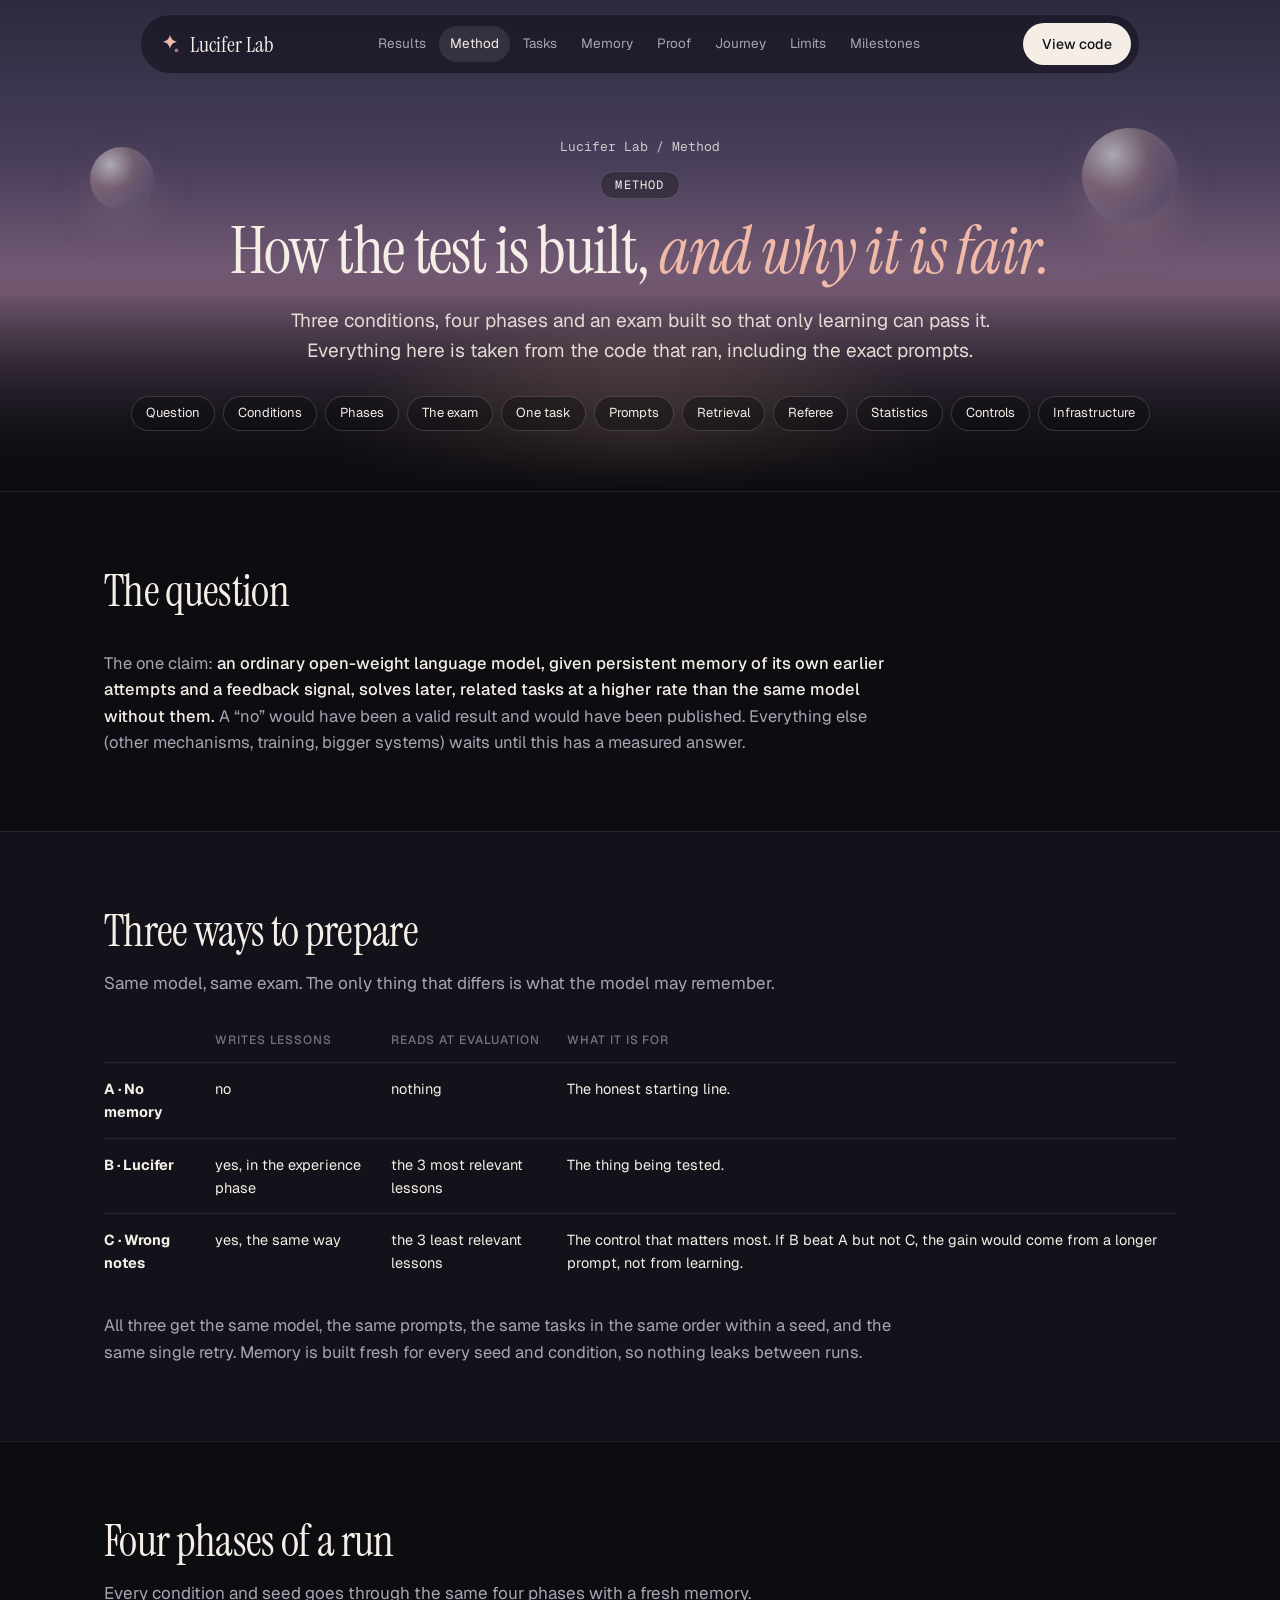
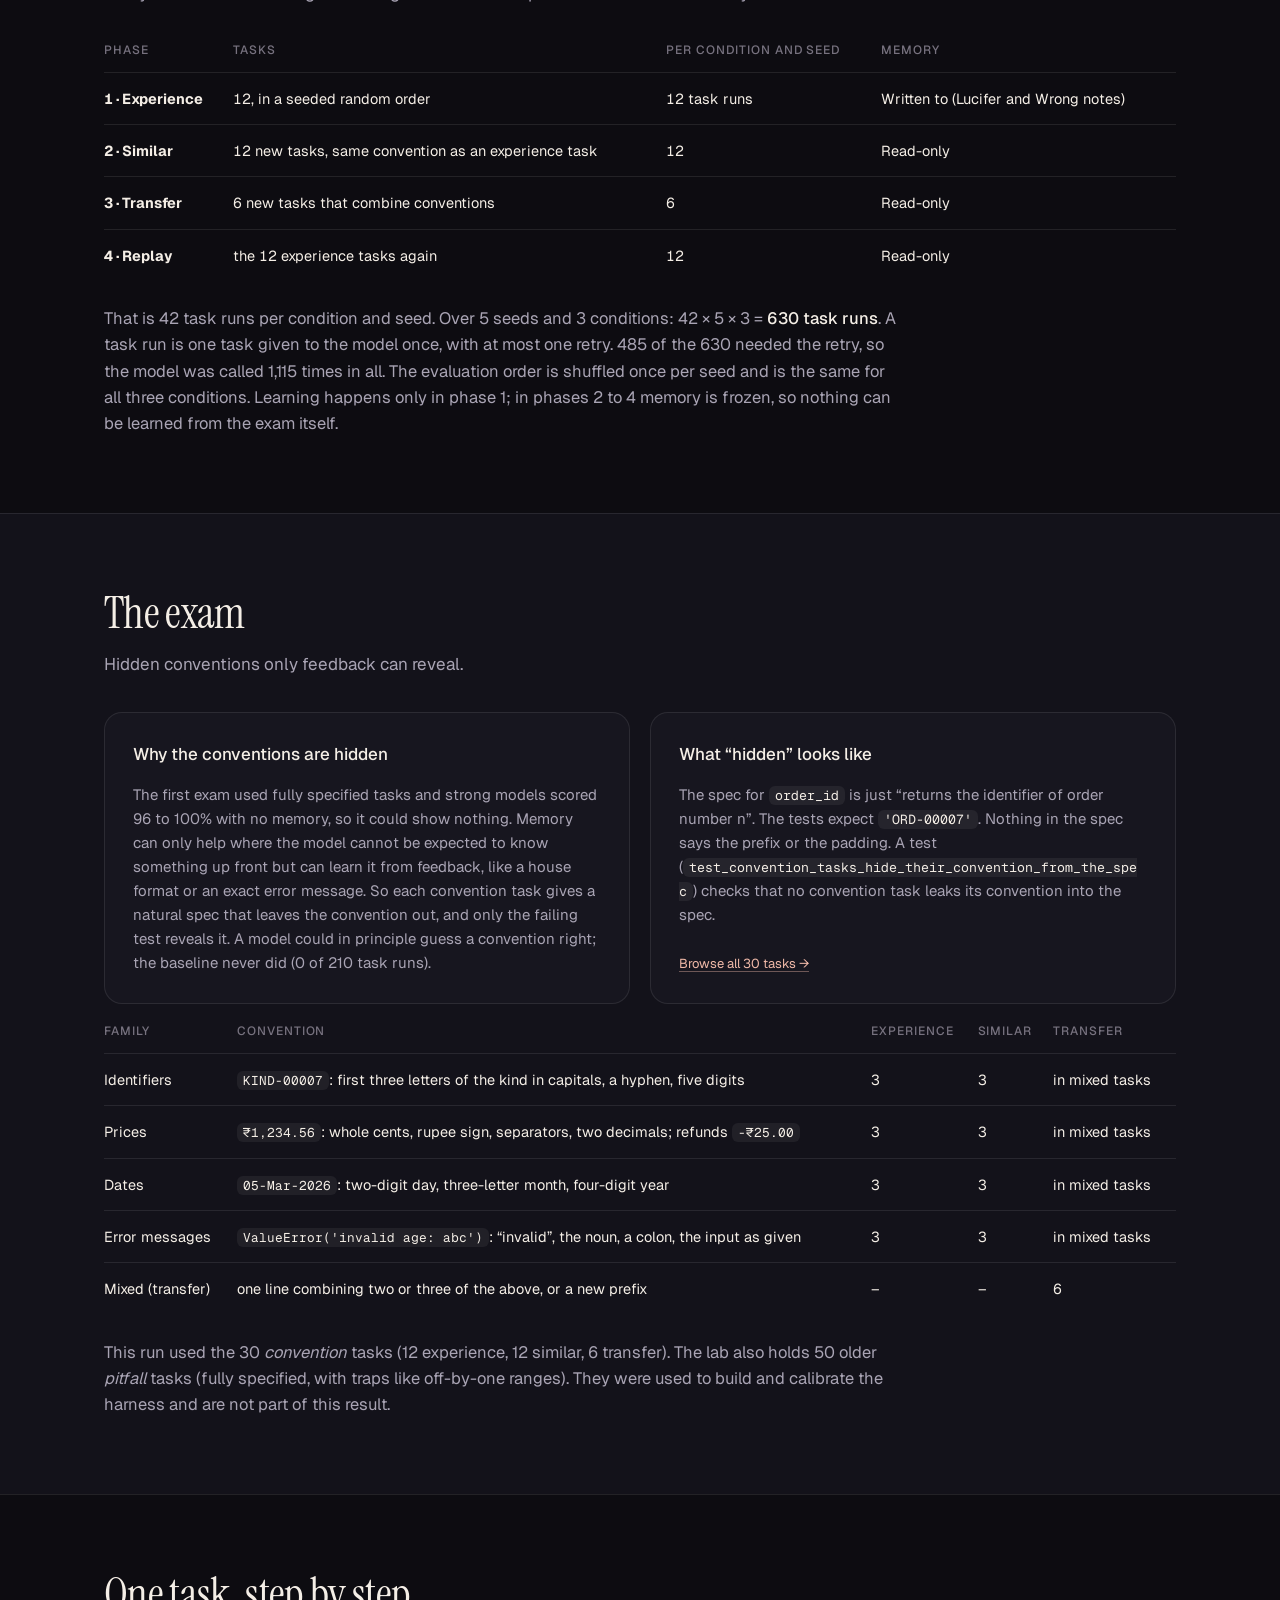
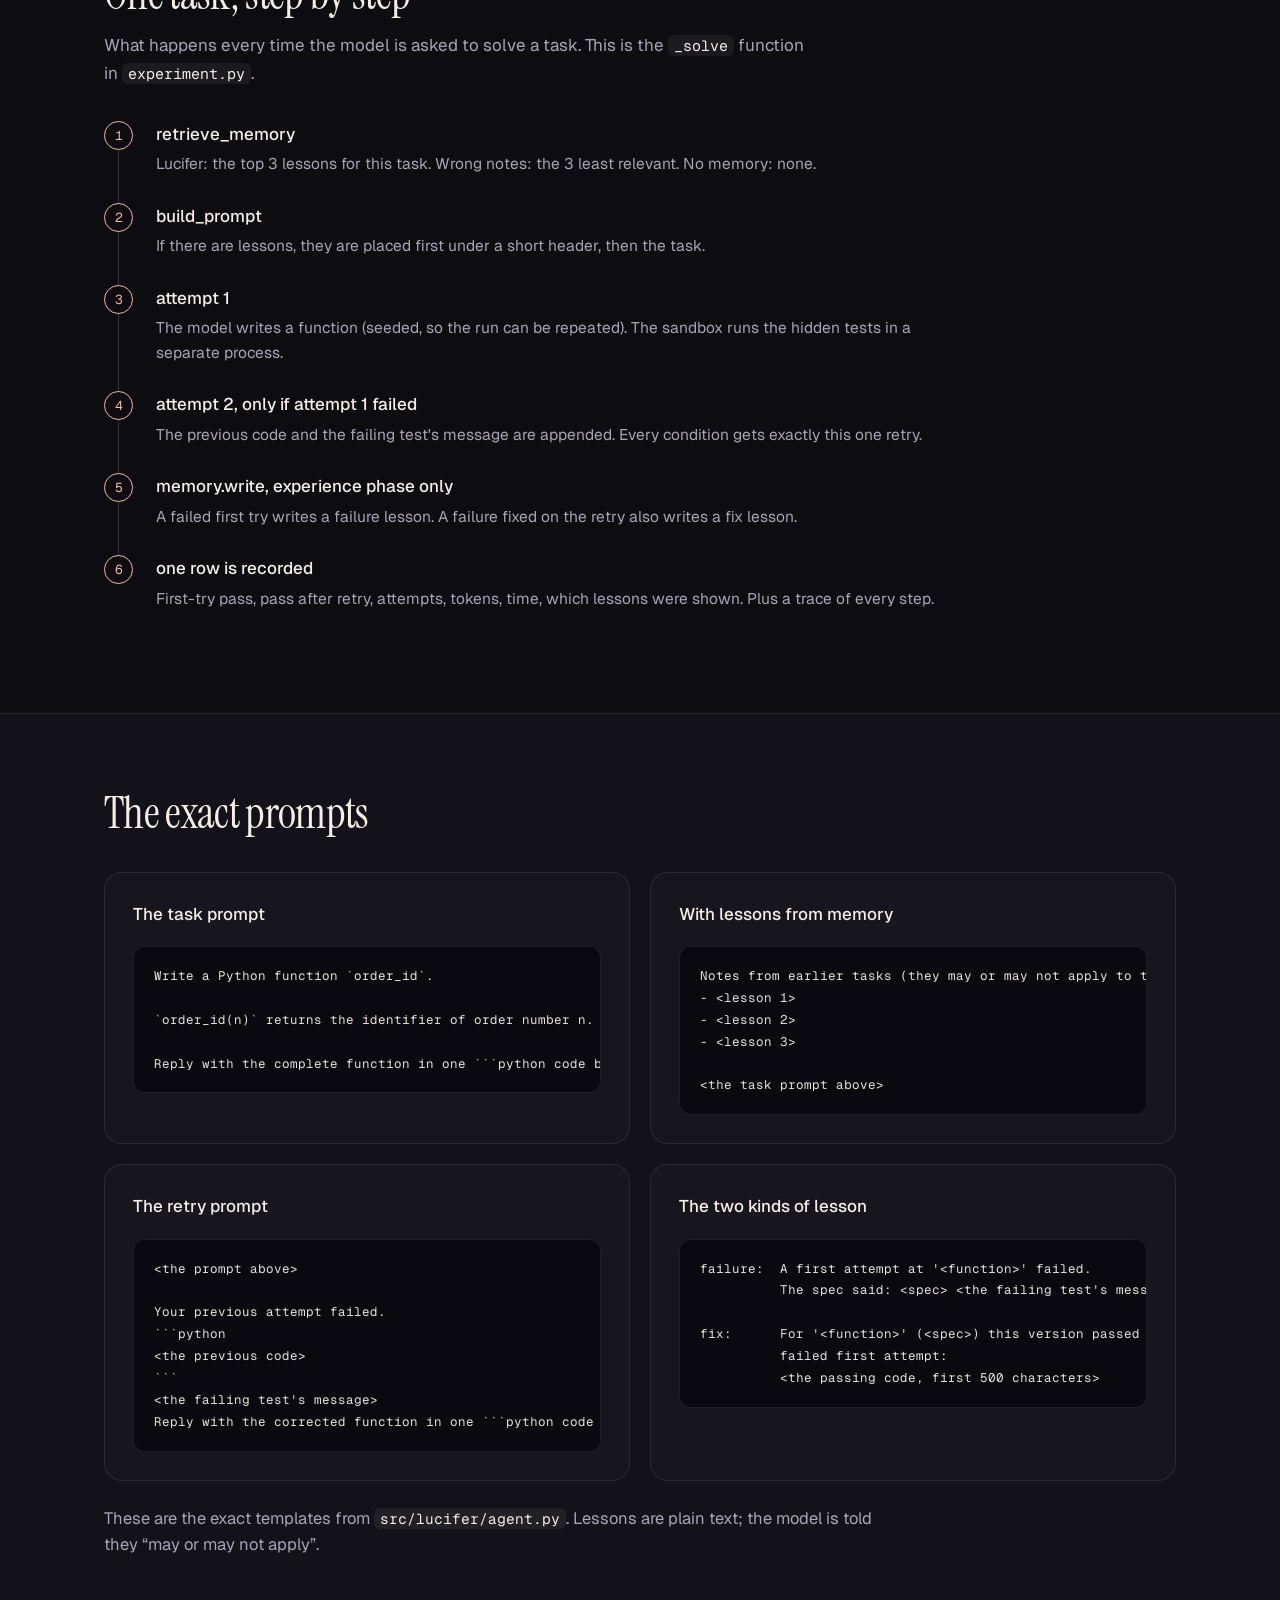
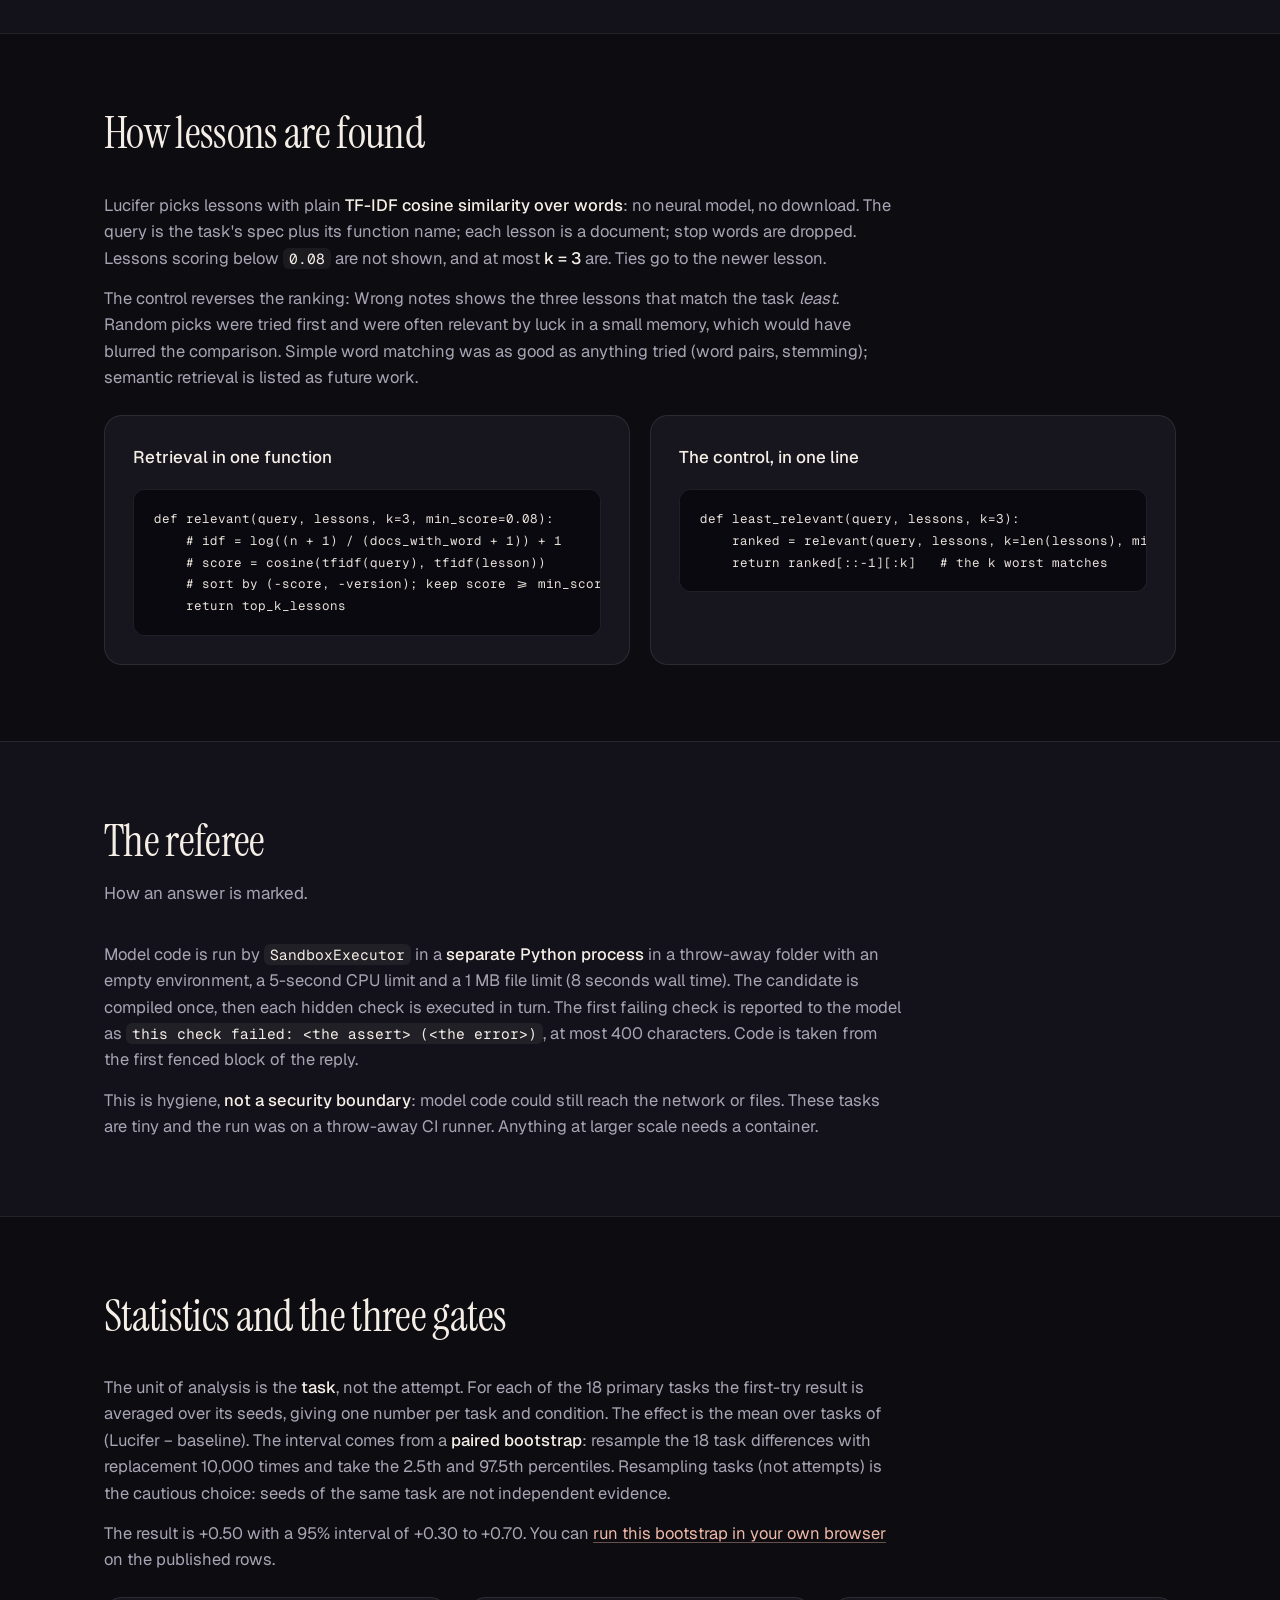
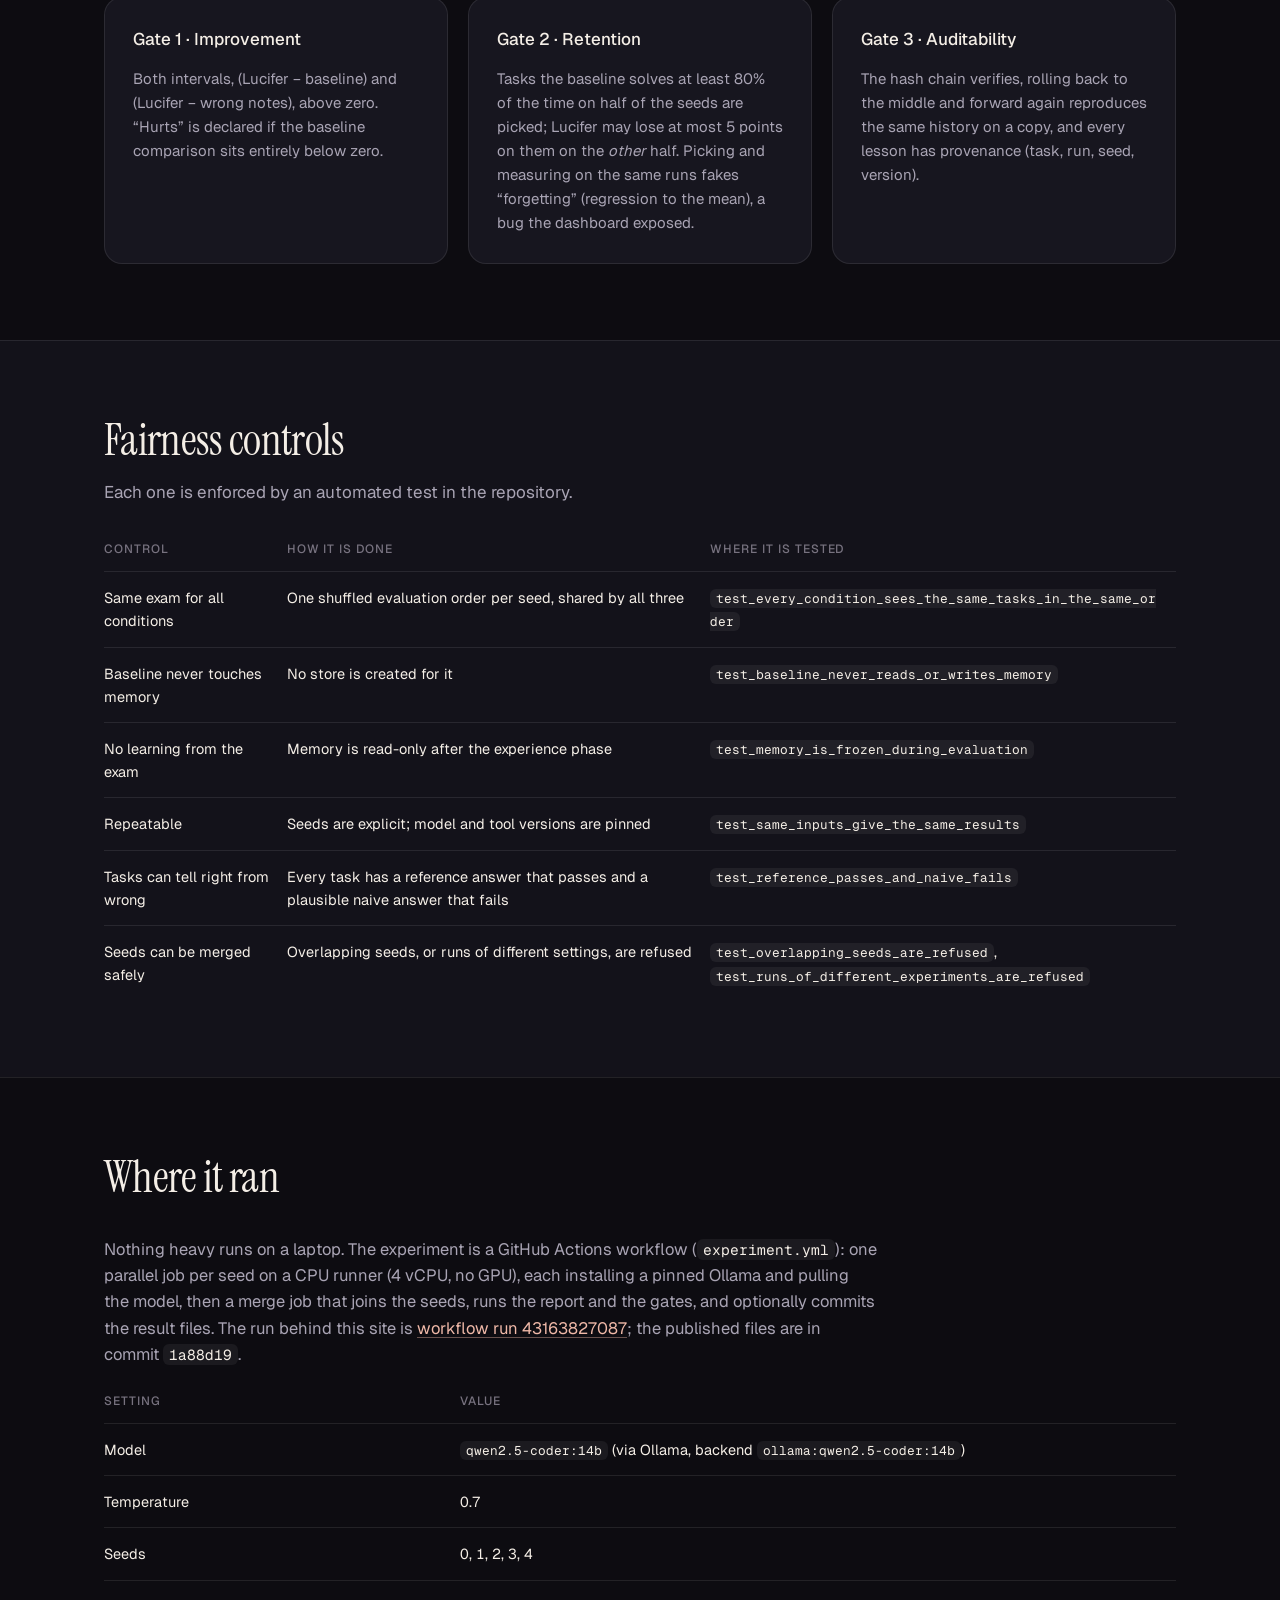
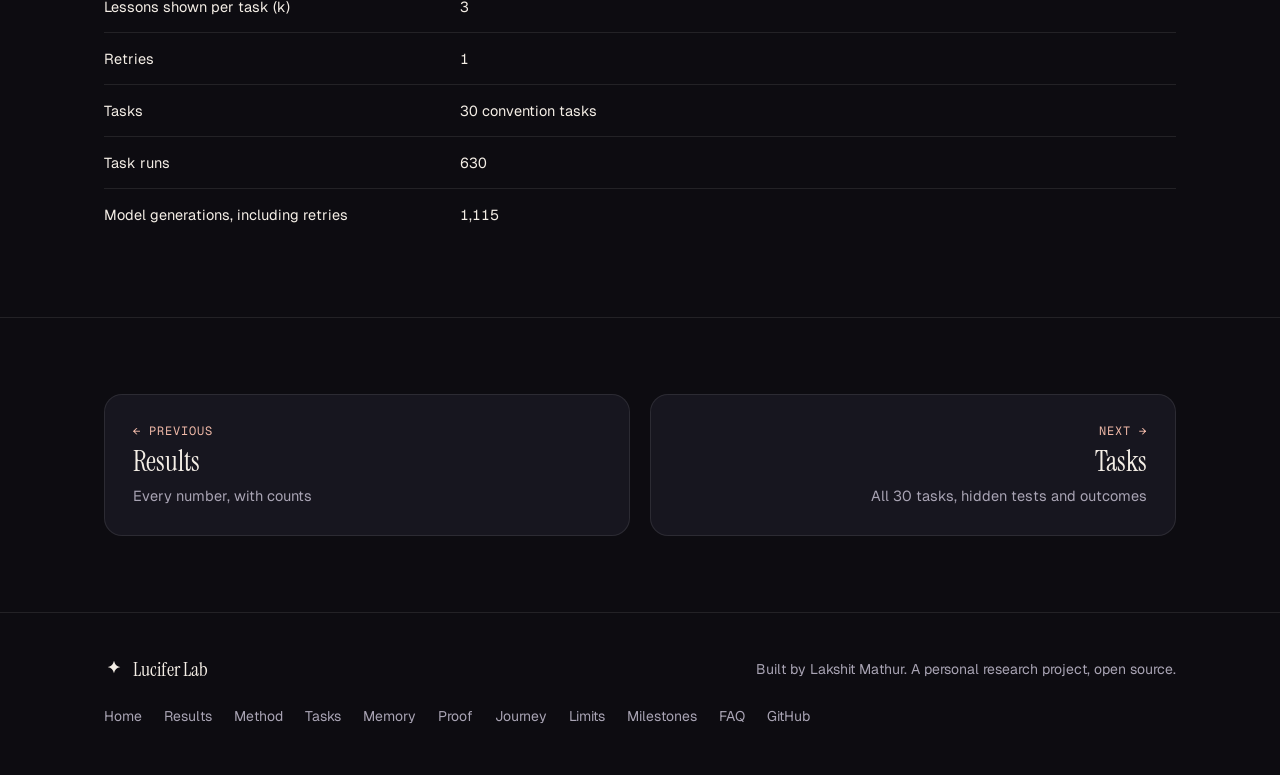
<file: method.html>
<!doctype html>
<html lang="en">
<head>
<meta charset="utf-8">
<meta name="viewport" content="width=device-width, initial-scale=1">
<title>Method — Lucifer Lab</title>
<meta name="description" content="How Lucifer Lab tests AI memory fairly: three conditions, four phases, hidden-convention tasks, exact prompts, retrieval, sandbox, paired bootstrap and the three promotion gates.">
<meta name="theme-color" content="#0d0c11">
<meta property="og:type" content="website">
<meta property="og:title" content="Method — Lucifer Lab">
<meta property="og:description" content="How Lucifer Lab tests AI memory fairly: three conditions, four phases, hidden-convention tasks, exact prompts, retrieval, sandbox, paired bootstrap and the three promotion gates.">
<meta name="twitter:card" content="summary">
<link rel="icon" href="favicon.svg" type="image/svg+xml">
<link rel="preconnect" href="https://fonts.googleapis.com">
<link rel="preconnect" href="https://fonts.gstatic.com" crossorigin>
<link href="https://fonts.googleapis.com/css2?family=Geist:wght@400;500;600&family=Geist+Mono:wght@400;500&family=Instrument+Serif:ital@0;1&display=swap" rel="stylesheet">
<link rel="stylesheet" href="styles.css">
</head>
<body data-page="method">
<a class="skip" href="#main">Skip to content</a>
<div class="progress" aria-hidden="true"><i></i></div>
<header class="nav-wrap">
  <nav class="nav" aria-label="Main">
    <a class="brand" href="index.html" aria-label="Lucifer Lab, home">
      <svg class="brand-mark" viewBox="0 0 24 24" width="22" height="22" aria-hidden="true"><path d="M12 2c1.2 4.6 3 6.4 7.6 7.6-4.6 1.2-6.4 3-7.6 7.6-1.2-4.6-3-6.4-7.6-7.6C9 8.4 10.8 6.6 12 2Z" fill="currentColor"/><circle cx="19" cy="19" r="2" fill="currentColor" opacity=".6"/></svg>
      <span>Lucifer Lab</span>
    </a>
    <ul class="nav-links" id="nav-links">
      <li><a href="results.html">Results</a></li>
      <li><a href="method.html" aria-current="page">Method</a></li>
      <li><a href="tasks.html">Tasks</a></li>
      <li><a href="memory.html">Memory</a></li>
      <li><a href="proof.html">Proof</a></li>
      <li><a href="journey.html">Journey</a></li>
      <li><a href="limits.html">Limits</a></li>
      <li><a href="milestones.html">Milestones</a></li>
    </ul>
    <a class="btn btn-light nav-cta" href="https://github.com/Lakshit-Startup-Ideas/Lucifer-BenchMarks" rel="noopener">View code</a>
    <button class="menu-btn" type="button" aria-expanded="false" aria-controls="nav-links" aria-label="Open menu">
      <span></span><span></span>
    </button>
  </nav>
</header>
<main id="main">
<section class="phero">
  <div class="sky" aria-hidden="true"><div class="sky-glow" data-depth="14"></div><div class="orbs"><i class="orb o1" data-depth="30"></i><i class="orb o3" data-depth="40"></i></div></div>
  <div class="wrap phero-in">
    <p class="crumbs"><a href="index.html">Lucifer Lab</a><span>/</span><span>Method</span></p>
    <p class="kicker-pill">Method</p>
    <h1 data-split>How the test is built, <em>and why it is fair.</em></h1>
    <p class="lede">Three conditions, four phases and an exam built so that only learning can pass it. Everything here is taken from the code that ran, including the exact prompts.</p>
    <nav class="chips-nav" aria-label="On this page"><a href="#question">Question</a><a href="#conditions">Conditions</a><a href="#phases">Phases</a><a href="#exam">The exam</a><a href="#solve">One task</a><a href="#prompts">Prompts</a><a href="#retrieval">Retrieval</a><a href="#referee">Referee</a><a href="#stats">Statistics</a><a href="#controls">Controls</a><a href="#infra">Infrastructure</a></nav>
  </div>
</section>
<section class="block" id="question">
  <div class="wrap">
    <div class="block-head reveal"><h2>The question</h2></div>
<div class="prose reveal"><p>The one claim: <strong>an ordinary open-weight language model, given persistent memory of its own earlier attempts and a feedback signal, solves later, related tasks at a higher rate than the same model without them.</strong> A “no” would have been a valid result and would have been published. Everything else (other mechanisms, training, bigger systems) waits until this has a measured answer.</p></div>
  </div>
</section>
<section class="block block-alt" id="conditions">
  <div class="wrap">
    <div class="block-head reveal"><h2>Three ways to prepare</h2><p>Same model, same exam. The only thing that differs is what the model may remember.</p></div>
<div class="table-wrap reveal"><table class="dt" style="min-width:640px"><thead><tr><th></th><th>Writes lessons</th><th>Reads at evaluation</th><th>What it is for</th></tr></thead><tbody><tr><td><b>A · No memory</b></td><td>no</td><td>nothing</td><td>The honest starting line.</td></tr><tr><td><b>B · Lucifer</b></td><td>yes, in the experience phase</td><td>the 3 most relevant lessons</td><td>The thing being tested.</td></tr><tr><td><b>C · Wrong notes</b></td><td>yes, the same way</td><td>the 3 least relevant lessons</td><td>The control that matters most. If B beat A but not C, the gain would come from a longer prompt, not from learning.</td></tr></tbody></table></div><div class="prose reveal"><p>All three get the same model, the same prompts, the same tasks in the same order within a seed, and the same single retry. Memory is built fresh for every seed and condition, so nothing leaks between runs.</p></div>
  </div>
</section>
<section class="block" id="phases">
  <div class="wrap">
    <div class="block-head reveal"><h2>Four phases of a run</h2><p>Every condition and seed goes through the same four phases with a fresh memory.</p></div>
<div class="table-wrap reveal"><table class="dt" style="min-width:640px"><thead><tr><th>Phase</th><th>Tasks</th><th>Per condition and seed</th><th>Memory</th></tr></thead><tbody><tr><td><b>1 · Experience</b></td><td>12, in a seeded random order</td><td>12 task runs</td><td>Written to (Lucifer and Wrong notes)</td></tr><tr><td><b>2 · Similar</b></td><td>12 new tasks, same convention as an experience task</td><td>12</td><td>Read-only</td></tr><tr><td><b>3 · Transfer</b></td><td>6 new tasks that combine conventions</td><td>6</td><td>Read-only</td></tr><tr><td><b>4 · Replay</b></td><td>the 12 experience tasks again</td><td>12</td><td>Read-only</td></tr></tbody></table></div><div class="prose reveal"><p>That is 42 task runs per condition and seed. Over 5 seeds and 3 conditions: 42 × 5 × 3 = <strong>630 task runs</strong>. A task run is one task given to the model once, with at most one retry. 485 of the 630 needed the retry, so the model was called 1,115 times in all. The evaluation order is shuffled once per seed and is the same for all three conditions. Learning happens only in phase 1; in phases 2 to 4 memory is frozen, so nothing can be learned from the exam itself.</p></div>
  </div>
</section>
<section class="block block-alt" id="exam">
  <div class="wrap">
    <div class="block-head reveal"><h2>The exam</h2><p>Hidden conventions only feedback can reveal.</p></div>
<div class="grid-2">
<article class="card reveal"><h3>Why the conventions are hidden</h3><p>The first exam used fully specified tasks and strong models scored 96 to 100% with no memory, so it could show nothing. Memory can only help where the model cannot be expected to know something up front but can learn it from feedback, like a house format or an exact error message. So each convention task gives a natural spec that leaves the convention out, and only the failing test reveals it. A model could in principle guess a convention right; the baseline never did (0 of 210 task runs).</p></article>
<article class="card reveal"><h3>What “hidden” looks like</h3><p>The spec for <code>order_id</code> is just “returns the identifier of order number n”. The tests expect <code>'ORD-00007'</code>. Nothing in the spec says the prefix or the padding. A test (<code>test_convention_tasks_hide_their_convention_from_the_spec</code>) checks that no convention task leaks its convention into the spec.</p><p class="foot"><a href="tasks.html">Browse all 30 tasks →</a></p></article>
</div><div class="table-wrap reveal"><table class="dt" style="min-width:760px"><thead><tr><th>Family</th><th>Convention</th><th>Experience</th><th>Similar</th><th>Transfer</th></tr></thead><tbody><tr><td>Identifiers</td><td><code>KIND-00007</code>: first three letters of the kind in capitals, a hyphen, five digits</td><td>3</td><td>3</td><td>in mixed tasks</td></tr><tr><td>Prices</td><td><code>₹1,234.56</code>: whole cents, rupee sign, separators, two decimals; refunds <code>-₹25.00</code></td><td>3</td><td>3</td><td>in mixed tasks</td></tr><tr><td>Dates</td><td><code>05-Mar-2026</code>: two-digit day, three-letter month, four-digit year</td><td>3</td><td>3</td><td>in mixed tasks</td></tr><tr><td>Error messages</td><td><code>ValueError('invalid age: abc')</code>: “invalid”, the noun, a colon, the input as given</td><td>3</td><td>3</td><td>in mixed tasks</td></tr><tr><td>Mixed (transfer)</td><td>one line combining two or three of the above, or a new prefix</td><td>–</td><td>–</td><td>6</td></tr></tbody></table></div><div class="prose reveal"><p>This run used the 30 <em>convention</em> tasks (12 experience, 12 similar, 6 transfer). The lab also holds 50 older <em>pitfall</em> tasks (fully specified, with traps like off-by-one ranges). They were used to build and calibrate the harness and are not part of this result.</p></div>
  </div>
</section>
<section class="block" id="solve">
  <div class="wrap">
    <div class="block-head reveal"><h2>One task, step by step</h2><p>What happens every time the model is asked to solve a task. This is the <code>_solve</code> function in <code>experiment.py</code>.</p></div>
<ol class="pipe reveal">
<li><b>retrieve_memory</b><span>Lucifer: the top 3 lessons for this task. Wrong notes: the 3 least relevant. No memory: none.</span></li>
<li><b>build_prompt</b><span>If there are lessons, they are placed first under a short header, then the task.</span></li>
<li><b>attempt 1</b><span>The model writes a function (seeded, so the run can be repeated). The sandbox runs the hidden tests in a separate process.</span></li>
<li><b>attempt 2, only if attempt 1 failed</b><span>The previous code and the failing test's message are appended. Every condition gets exactly this one retry.</span></li>
<li><b>memory.write, experience phase only</b><span>A failed first try writes a failure lesson. A failure fixed on the retry also writes a fix lesson.</span></li>
<li><b>one row is recorded</b><span>First-try pass, pass after retry, attempts, tokens, time, which lessons were shown. Plus a trace of every step.</span></li>
</ol>
  </div>
</section>
<section class="block block-alt" id="prompts">
  <div class="wrap">
    <div class="block-head reveal"><h2>The exact prompts</h2></div>
<div class="grid-2">
<article class="card reveal"><h3>The task prompt</h3><pre class=""><code>Write a Python function `order_id`.

`order_id(n)` returns the identifier of order number n.

Reply with the complete function in one ```python code block and nothing else.</code></pre></article>
<article class="card reveal"><h3>With lessons from memory</h3><pre class=""><code>Notes from earlier tasks (they may or may not apply to this one):
- &lt;lesson 1&gt;
- &lt;lesson 2&gt;
- &lt;lesson 3&gt;

&lt;the task prompt above&gt;</code></pre></article>
<article class="card reveal"><h3>The retry prompt</h3><pre class=""><code>&lt;the prompt above&gt;

Your previous attempt failed.
```python
&lt;the previous code&gt;
```
&lt;the failing test&#x27;s message&gt;
Reply with the corrected function in one ```python code block.</code></pre></article>
<article class="card reveal"><h3>The two kinds of lesson</h3><pre class=""><code>failure:  A first attempt at &#x27;&lt;function&gt;&#x27; failed.
          The spec said: &lt;spec&gt; &lt;the failing test&#x27;s message&gt;

fix:      For &#x27;&lt;function&gt;&#x27; (&lt;spec&gt;) this version passed after a
          failed first attempt:
          &lt;the passing code, first 500 characters&gt;</code></pre></article>
</div>
<div class="prose reveal"><p>These are the exact templates from <code>src/lucifer/agent.py</code>. Lessons are plain text; the model is told they “may or may not apply”.</p></div>
  </div>
</section>
<section class="block" id="retrieval">
  <div class="wrap">
    <div class="block-head reveal"><h2>How lessons are found</h2></div>
<div class="prose reveal"><p>Lucifer picks lessons with plain <strong>TF-IDF cosine similarity over words</strong>: no neural model, no download. The query is the task's spec plus its function name; each lesson is a document; stop words are dropped. Lessons scoring below <code>0.08</code> are not shown, and at most <strong>k = 3</strong> are. Ties go to the newer lesson.</p>
<p>The control reverses the ranking: Wrong notes shows the three lessons that match the task <em>least</em>. Random picks were tried first and were often relevant by luck in a small memory, which would have blurred the comparison. Simple word matching was as good as anything tried (word pairs, stemming); semantic retrieval is listed as future work.</p></div>
<div class="grid-2"><article class="card reveal"><h3>Retrieval in one function</h3><pre class=""><code>def relevant(query, lessons, k=3, min_score=0.08):
    # idf = log((n + 1) / (docs_with_word + 1)) + 1
    # score = cosine(tfidf(query), tfidf(lesson))
    # sort by (-score, -version); keep score &gt;= min_score
    return top_k_lessons</code></pre></article><article class="card reveal"><h3>The control, in one line</h3><pre class=""><code>def least_relevant(query, lessons, k=3):
    ranked = relevant(query, lessons, k=len(lessons), min_score=-1.0)
    return ranked[::-1][:k]   # the k worst matches</code></pre></article></div>
  </div>
</section>
<section class="block block-alt" id="referee">
  <div class="wrap">
    <div class="block-head reveal"><h2>The referee</h2><p>How an answer is marked.</p></div>
<div class="prose reveal"><p>Model code is run by <code>SandboxExecutor</code> in a <strong>separate Python process</strong> in a throw-away folder with an empty environment, a 5-second CPU limit and a 1 MB file limit (8 seconds wall time). The candidate is compiled once, then each hidden check is executed in turn. The first failing check is reported to the model as <code>this check failed: &lt;the assert&gt; (&lt;the error&gt;)</code>, at most 400 characters. Code is taken from the first fenced block of the reply.</p>
<p>This is hygiene, <strong>not a security boundary</strong>: model code could still reach the network or files. These tasks are tiny and the run was on a throw-away CI runner. Anything at larger scale needs a container.</p></div>
  </div>
</section>
<section class="block" id="stats">
  <div class="wrap">
    <div class="block-head reveal"><h2>Statistics and the three gates</h2></div>
<div class="prose reveal"><p>The unit of analysis is the <strong>task</strong>, not the attempt. For each of the 18 primary tasks the first-try result is averaged over its seeds, giving one number per task and condition. The effect is the mean over tasks of (Lucifer − baseline). The interval comes from a <strong>paired bootstrap</strong>: resample the 18 task differences with replacement 10,000 times and take the 2.5th and 97.5th percentiles. Resampling tasks (not attempts) is the cautious choice: seeds of the same task are not independent evidence.</p>
<p>The result is +0.50 with a 95% interval of +0.30 to +0.70. You can <a href="proof.html#recompute">run this bootstrap in your own browser</a> on the published rows.</p></div>
<div class="grid-3">
<article class="card reveal"><h3>Gate 1 · Improvement</h3><p>Both intervals, (Lucifer − baseline) and (Lucifer − wrong notes), above zero. “Hurts” is declared if the baseline comparison sits entirely below zero.</p></article>
<article class="card reveal"><h3>Gate 2 · Retention</h3><p>Tasks the baseline solves at least 80% of the time on half of the seeds are picked; Lucifer may lose at most 5 points on them on the <em>other</em> half. Picking and measuring on the same runs fakes “forgetting” (regression to the mean), a bug the dashboard exposed.</p></article>
<article class="card reveal"><h3>Gate 3 · Auditability</h3><p>The hash chain verifies, rolling back to the middle and forward again reproduces the same history on a copy, and every lesson has provenance (task, run, seed, version).</p></article>
</div>
  </div>
</section>
<section class="block block-alt" id="controls">
  <div class="wrap">
    <div class="block-head reveal"><h2>Fairness controls</h2><p>Each one is enforced by an automated test in the repository.</p></div>
<div class="table-wrap reveal"><table class="dt" style="min-width:760px"><thead><tr><th>Control</th><th>How it is done</th><th>Where it is tested</th></tr></thead><tbody><tr><td>Same exam for all conditions</td><td>One shuffled evaluation order per seed, shared by all three</td><td><code>test_every_condition_sees_the_same_tasks_in_the_same_order</code></td></tr><tr><td>Baseline never touches memory</td><td>No store is created for it</td><td><code>test_baseline_never_reads_or_writes_memory</code></td></tr><tr><td>No learning from the exam</td><td>Memory is read-only after the experience phase</td><td><code>test_memory_is_frozen_during_evaluation</code></td></tr><tr><td>Repeatable</td><td>Seeds are explicit; model and tool versions are pinned</td><td><code>test_same_inputs_give_the_same_results</code></td></tr><tr><td>Tasks can tell right from wrong</td><td>Every task has a reference answer that passes and a plausible naive answer that fails</td><td><code>test_reference_passes_and_naive_fails</code></td></tr><tr><td>Seeds can be merged safely</td><td>Overlapping seeds, or runs of different settings, are refused</td><td><code>test_overlapping_seeds_are_refused</code>, <code>test_runs_of_different_experiments_are_refused</code></td></tr></tbody></table></div>
  </div>
</section>
<section class="block" id="infra">
  <div class="wrap">
    <div class="block-head reveal"><h2>Where it ran</h2></div>
<div class="prose reveal"><p>Nothing heavy runs on a laptop. The experiment is a GitHub Actions workflow (<code>experiment.yml</code>): one parallel job per seed on a CPU runner (4 vCPU, no GPU), each installing a pinned Ollama and pulling the model, then a merge job that joins the seeds, runs the report and the gates, and optionally commits the result files. The run behind this site is <a href="https://github.com/Lakshit-Startup-Ideas/Lucifer-BenchMarks/actions/runs/43163827087" rel="noopener">workflow run 43163827087</a>; the published files are in commit <code>1a88d19</code>.</p></div>
<div class="table-wrap reveal"><table class="dt" style="min-width:420px"><thead><tr><th>Setting</th><th>Value</th></tr></thead><tbody><tr><td>Model</td><td><code>qwen2.5-coder:14b</code> (via Ollama, backend <code>ollama:qwen2.5-coder:14b</code>)</td></tr><tr><td>Temperature</td><td>0.7</td></tr><tr><td>Seeds</td><td>0, 1, 2, 3, 4</td></tr><tr><td>Lessons shown per task (k)</td><td>3</td></tr><tr><td>Retries</td><td>1</td></tr><tr><td>Tasks</td><td>30 convention tasks</td></tr><tr><td>Task runs</td><td>630</td></tr><tr><td>Model generations, including retries</td><td>1,115</td></tr></tbody></table></div>
  </div>
</section>
<section class="block"><div class="wrap pager"><a class="card pg" href="results.html"><small>← Previous</small><b>Results</b><span>Every number, with counts</span></a><a class="card pg pg-next" href="tasks.html"><small>Next →</small><b>Tasks</b><span>All 30 tasks, hidden tests and outcomes</span></a></div></section>
</main>
<footer class="footer">
  <div class="wrap foot-in">
    <div class="brand"><svg viewBox="0 0 24 24" width="20" height="20" aria-hidden="true"><path d="M12 2c1.2 4.6 3 6.4 7.6 7.6-4.6 1.2-6.4 3-7.6 7.6-1.2-4.6-3-6.4-7.6-7.6C9 8.4 10.8 6.6 12 2Z" fill="currentColor"/></svg><span>Lucifer Lab</span></div>
    <p>Built by Lakshit Mathur. A personal research project, open source.</p>
    <ul>
      <li><a href="index.html">Home</a></li><li><a href="results.html">Results</a></li><li><a href="method.html">Method</a></li><li><a href="tasks.html">Tasks</a></li><li><a href="memory.html">Memory</a></li><li><a href="proof.html">Proof</a></li><li><a href="journey.html">Journey</a></li><li><a href="limits.html">Limits</a></li><li><a href="milestones.html">Milestones</a></li>
      <li><a href="index.html#faq">FAQ</a></li>
      <li><a href="https://github.com/Lakshit-Startup-Ideas/Lucifer-BenchMarks" rel="noopener">GitHub</a></li>
    </ul>
  </div>
</footer>
<script src="script.js" defer></script>
</body>
</html>
</file>
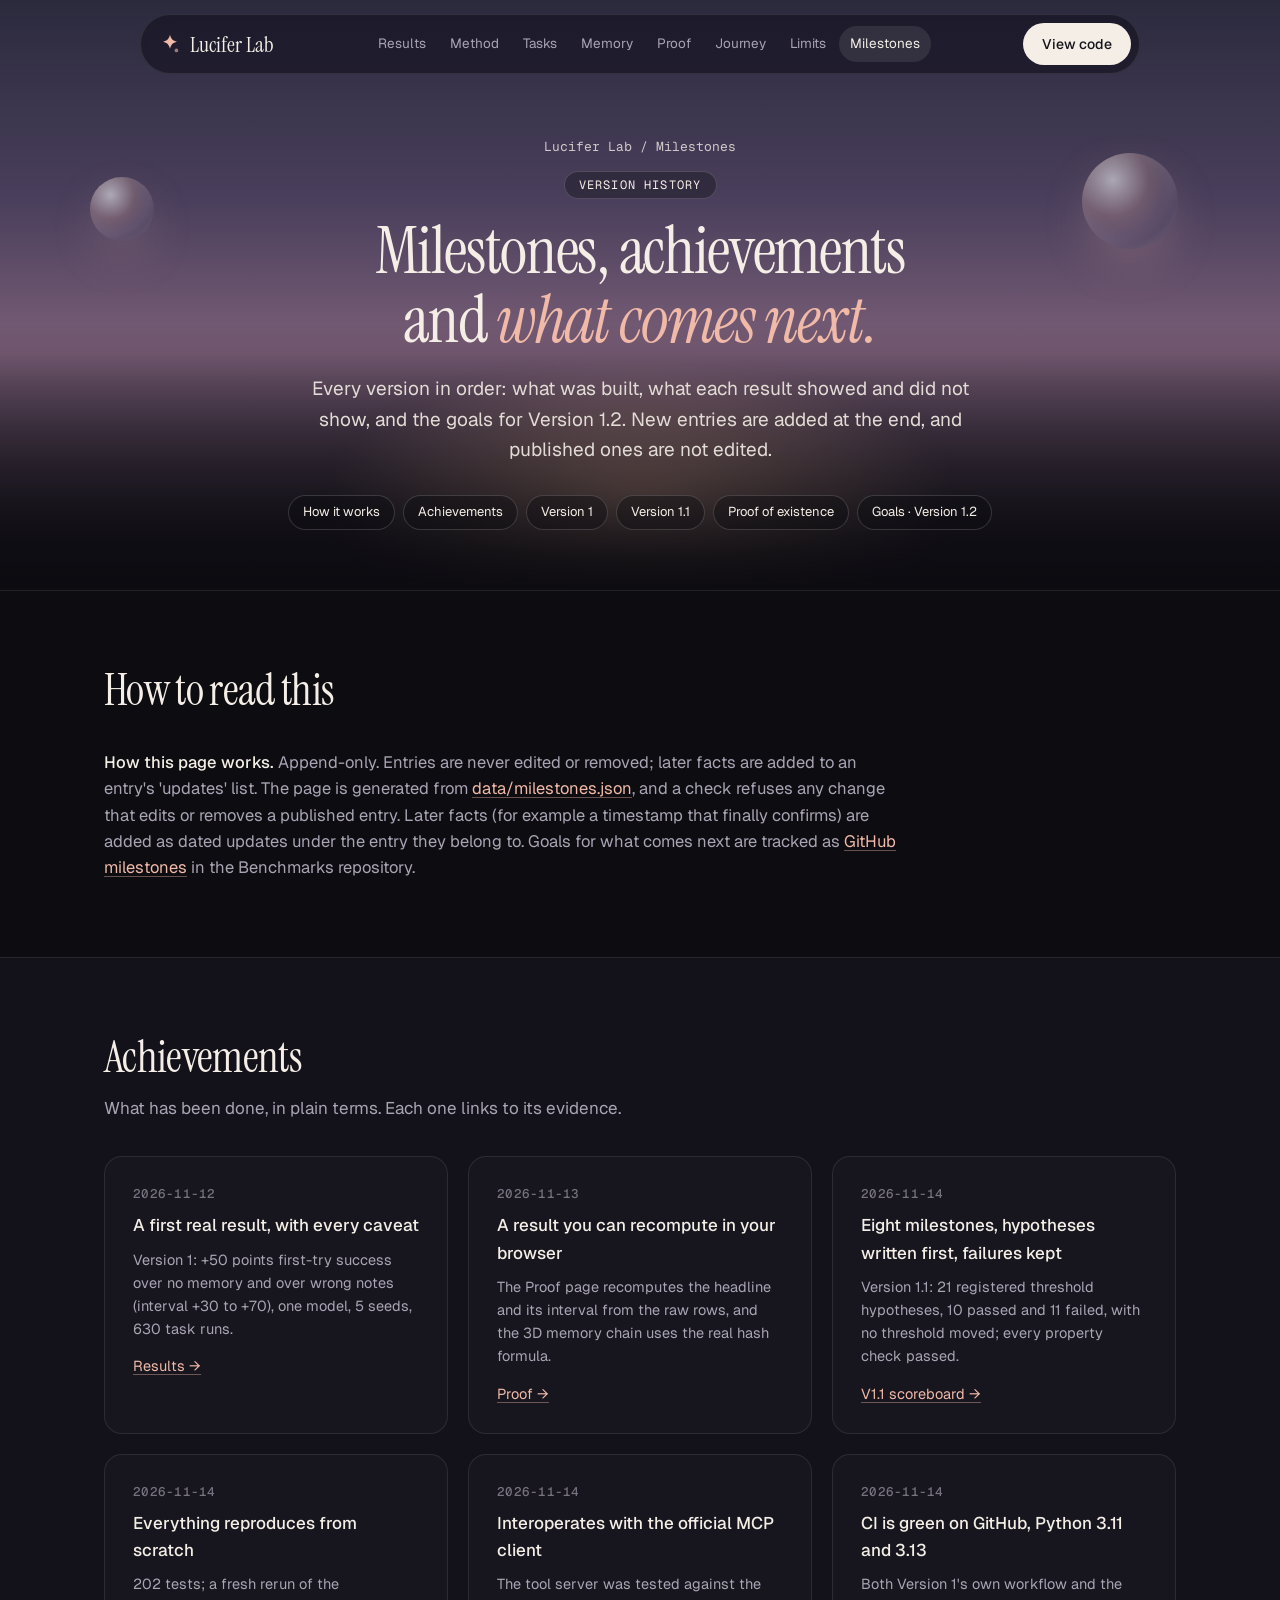
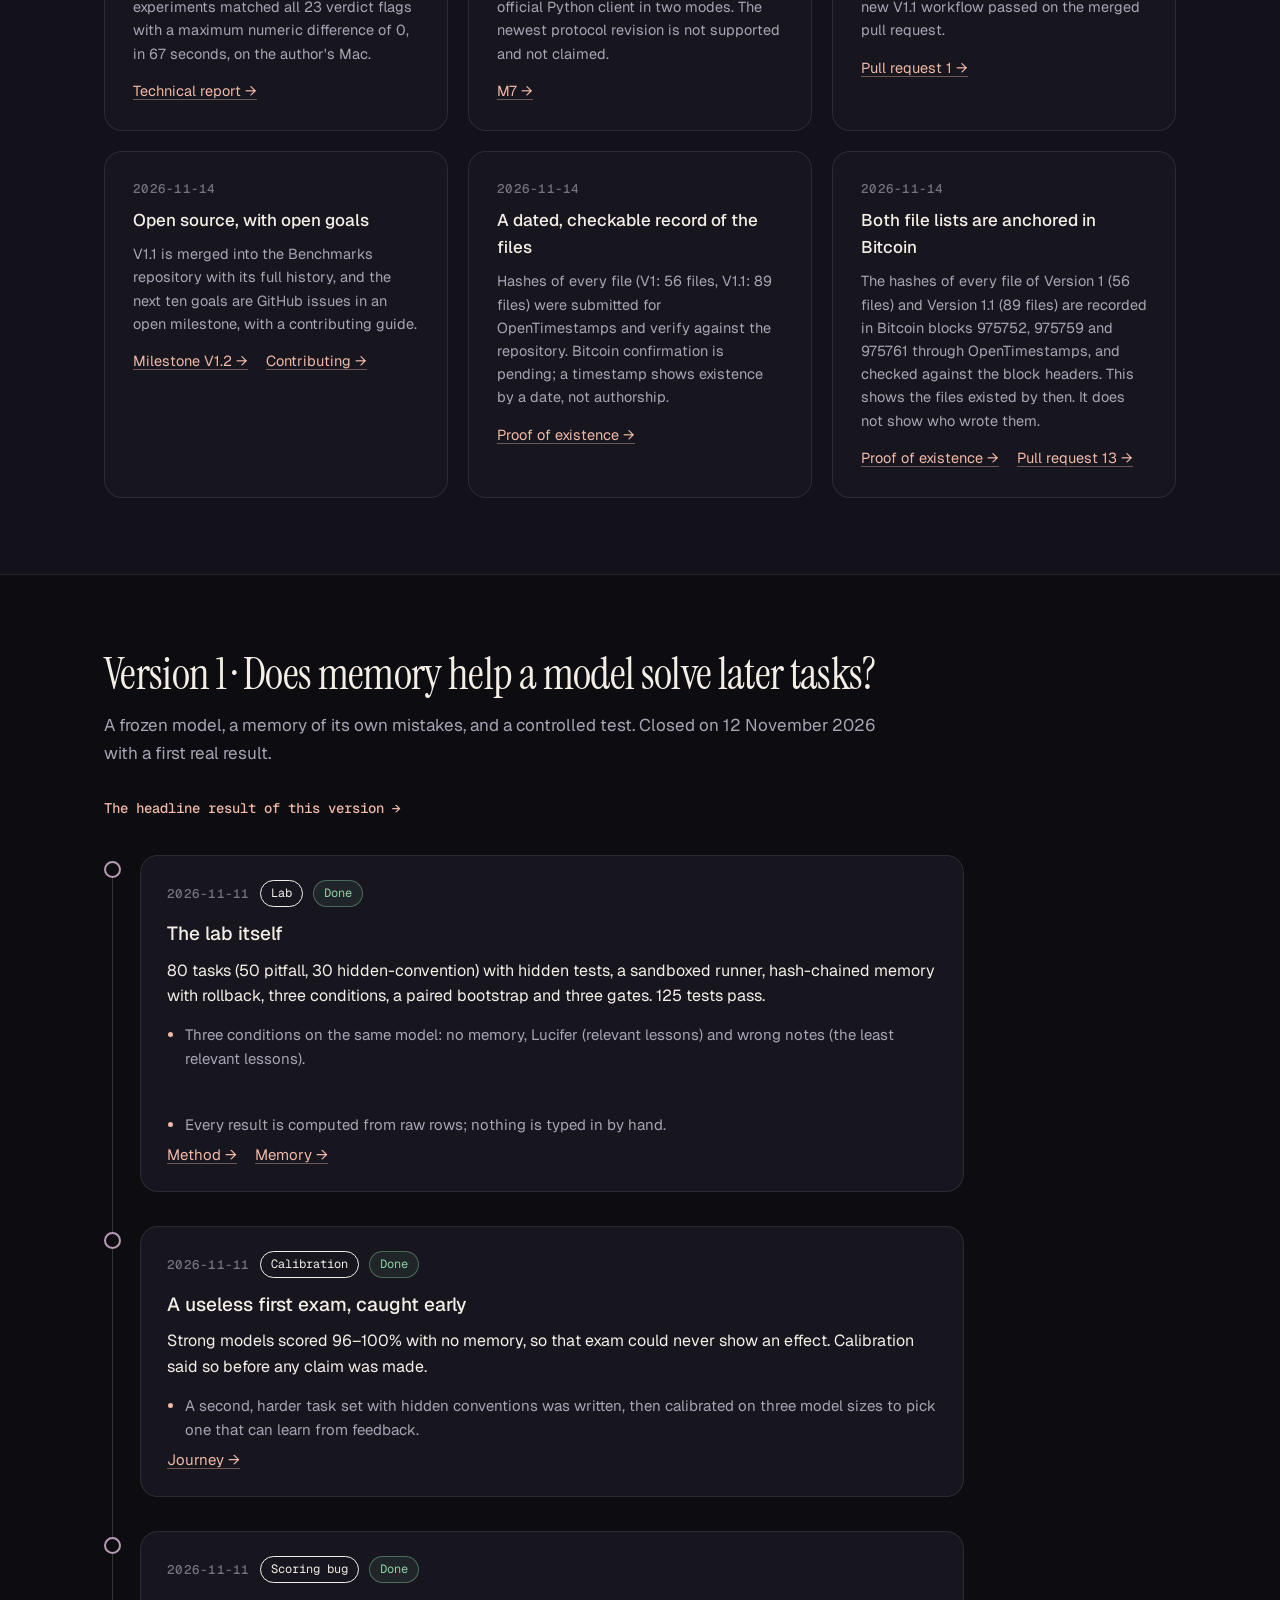
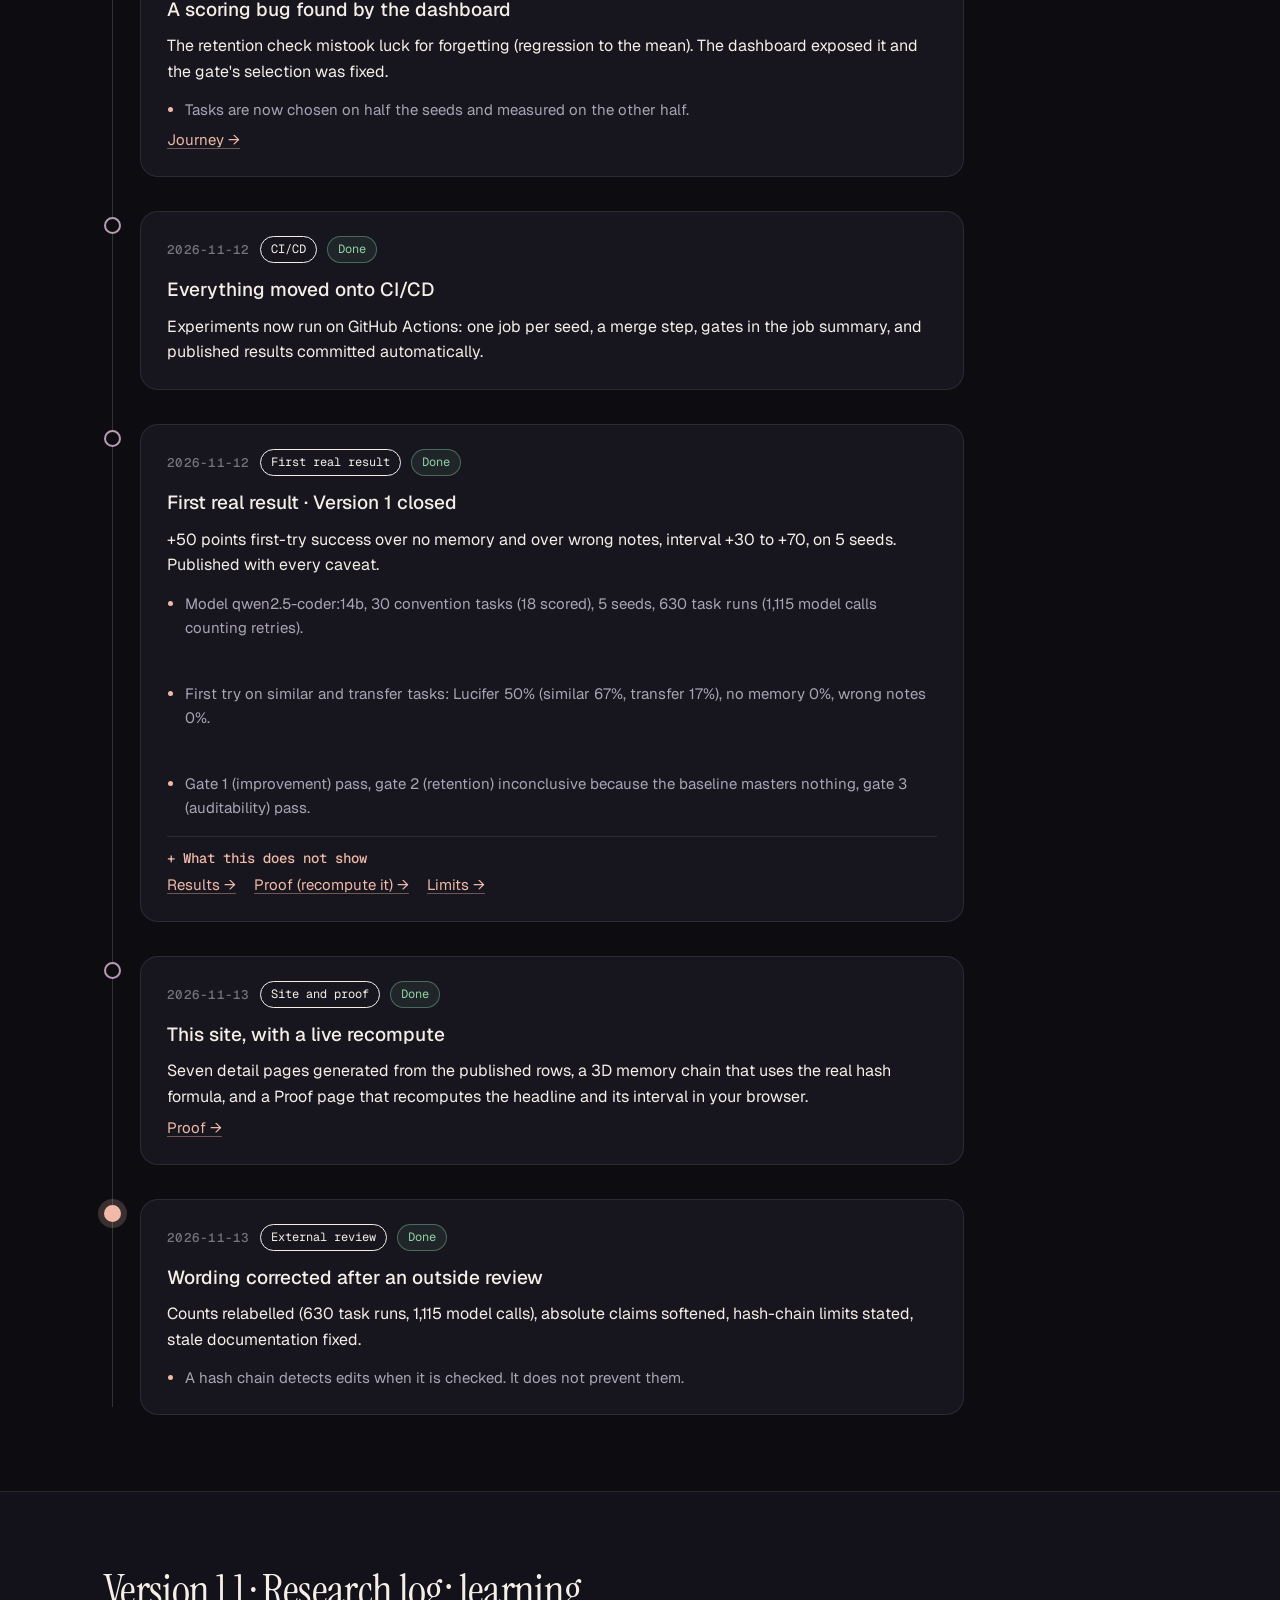
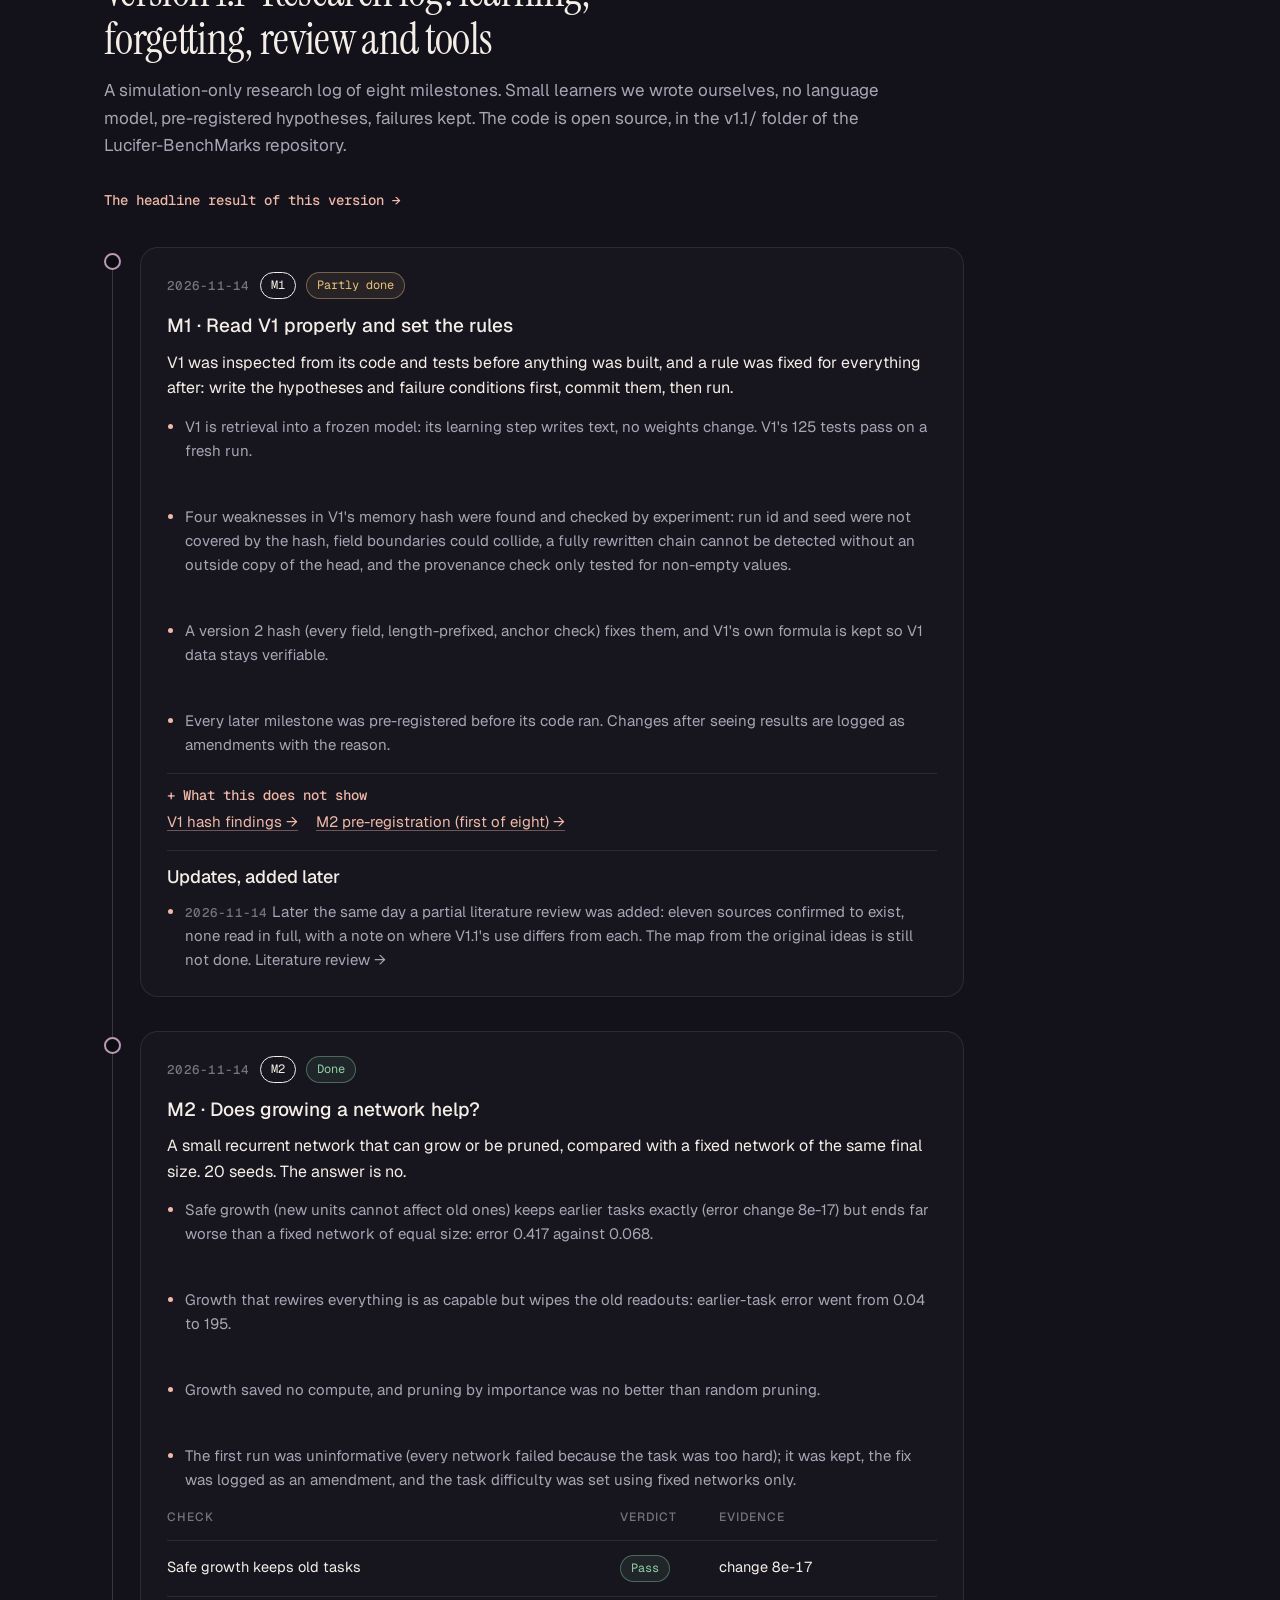
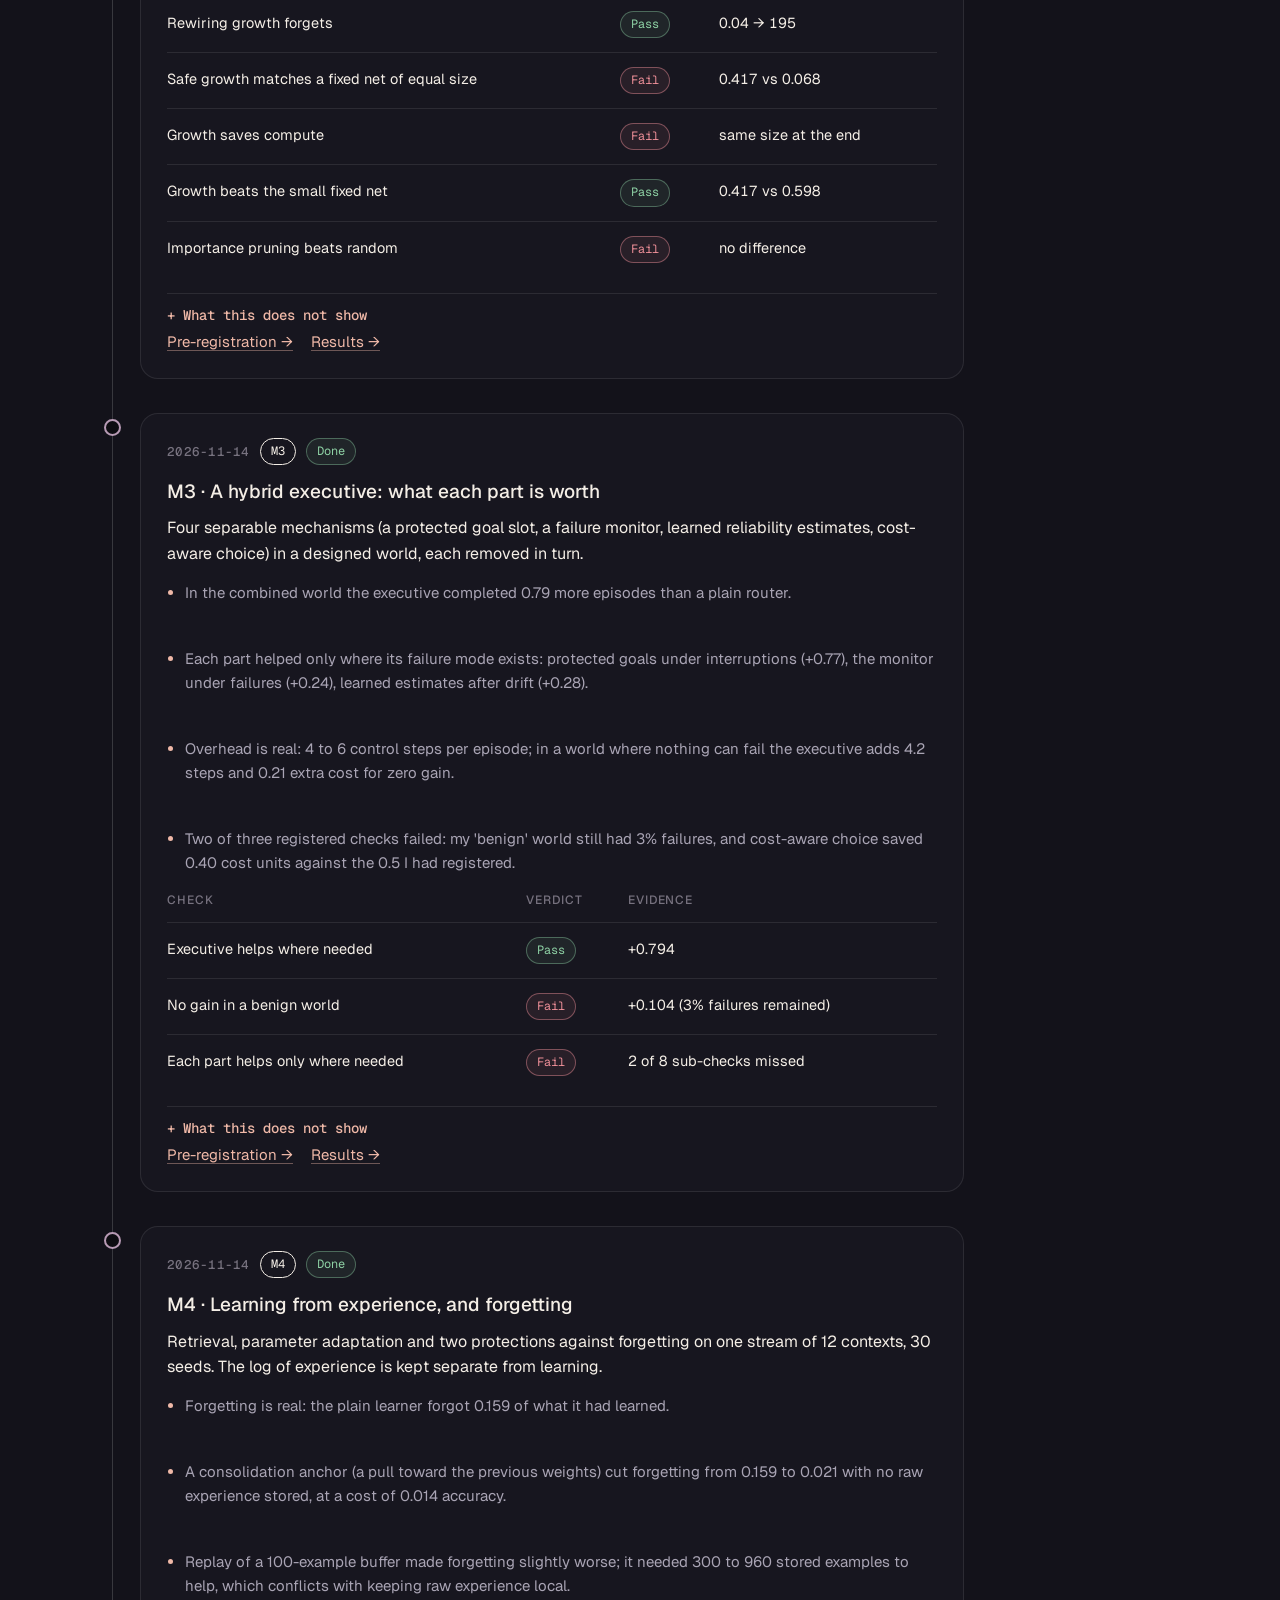
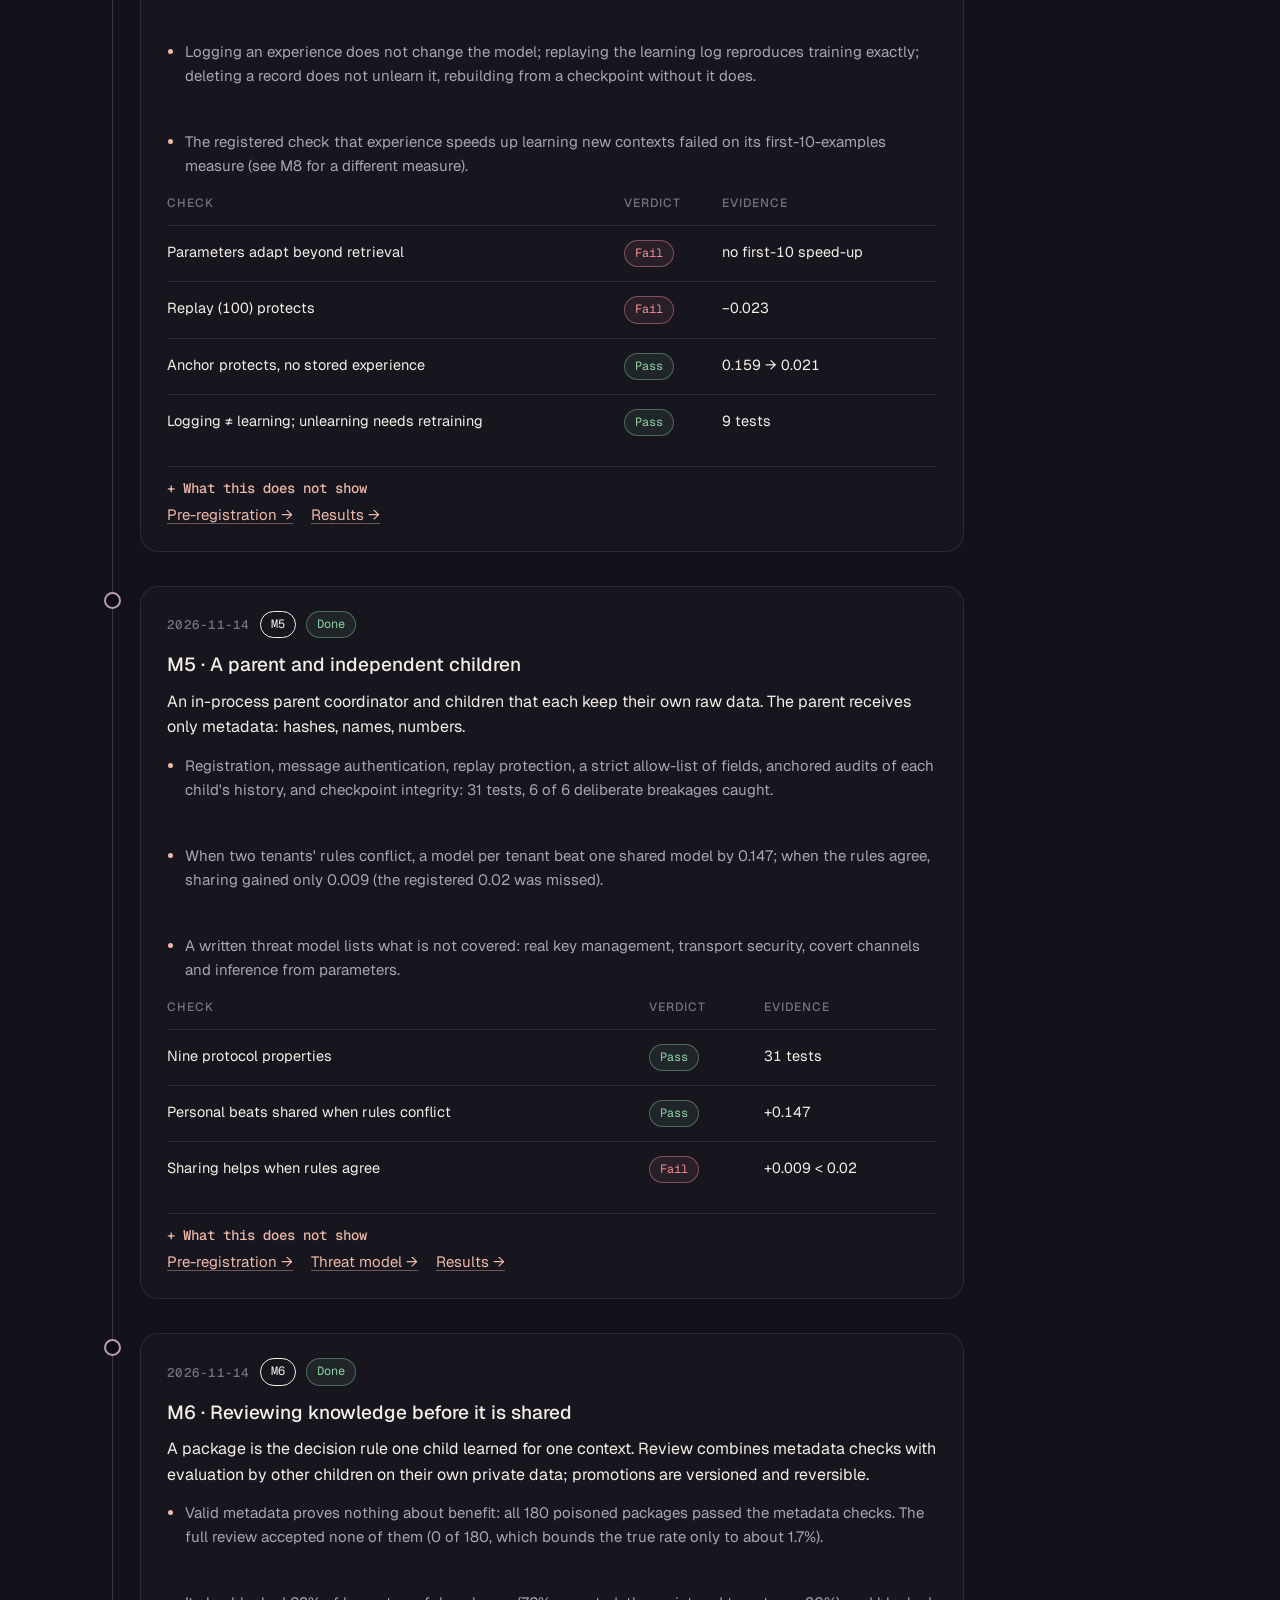
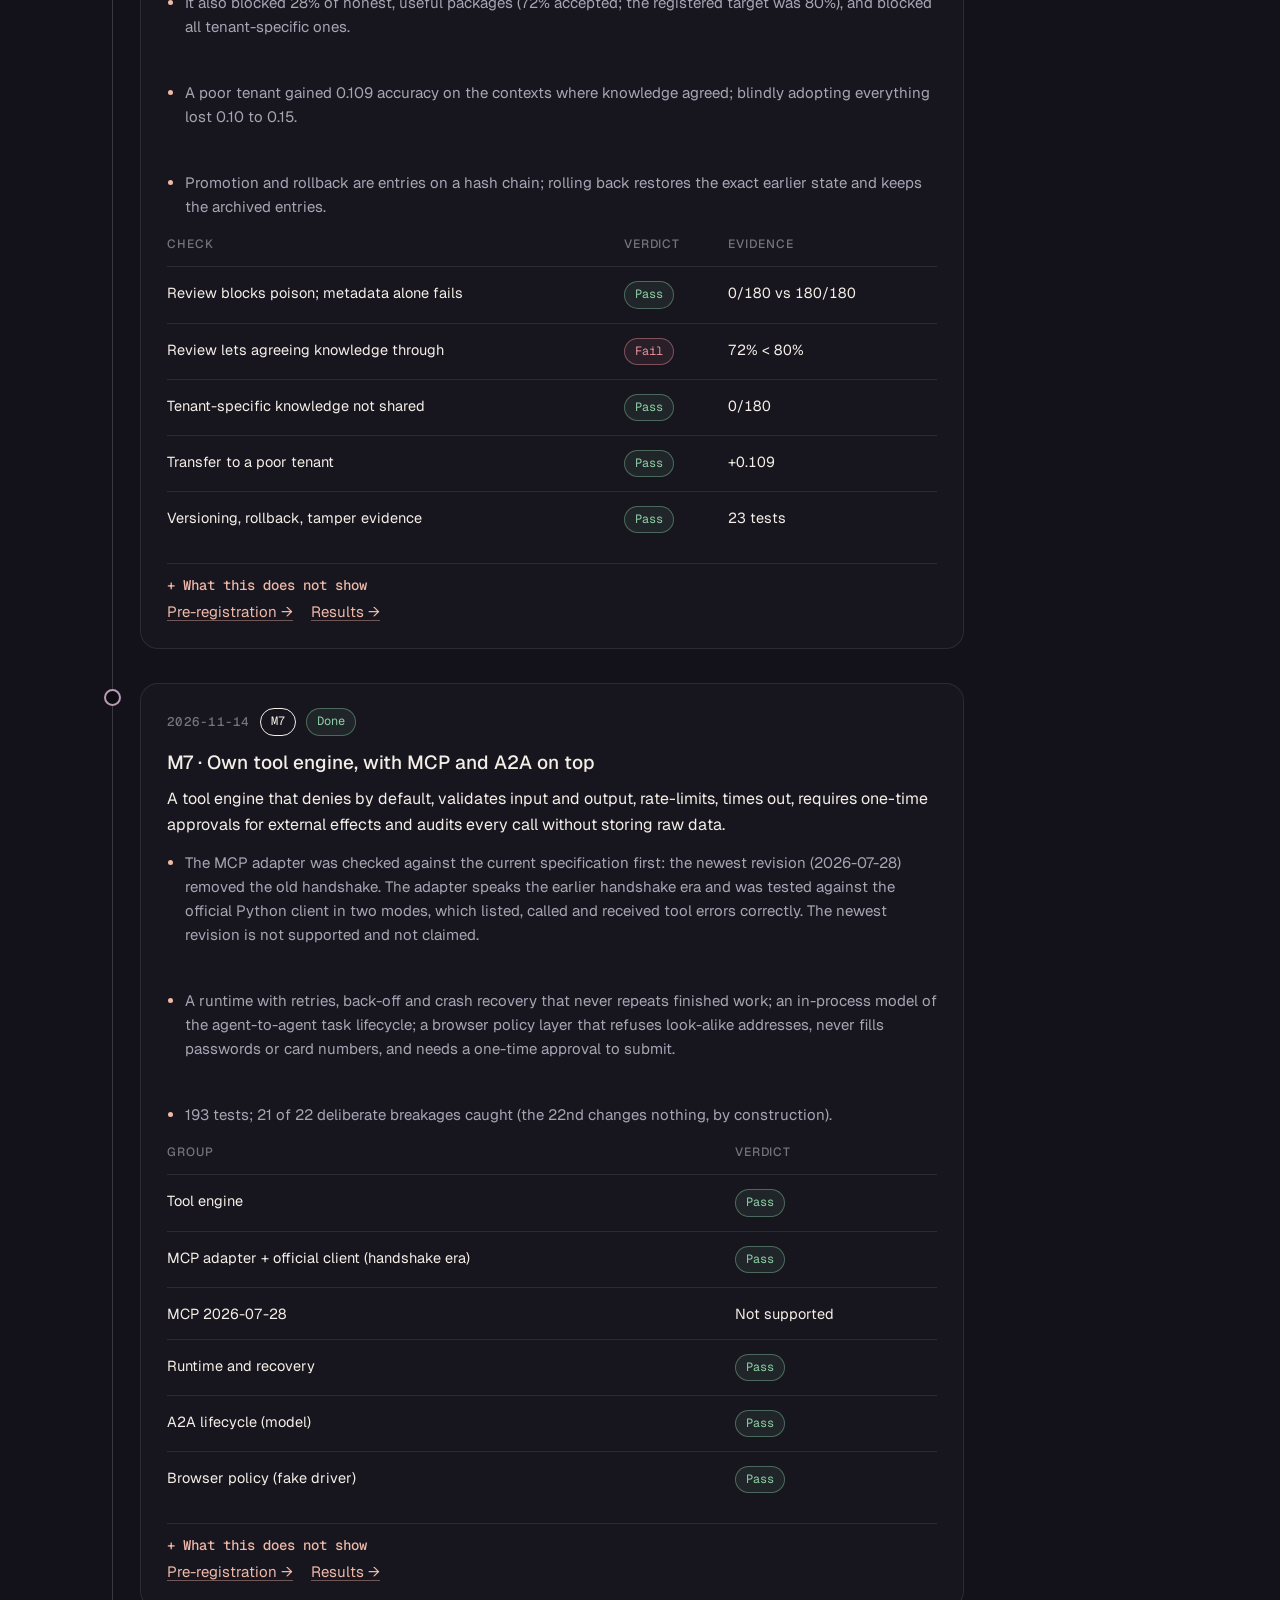
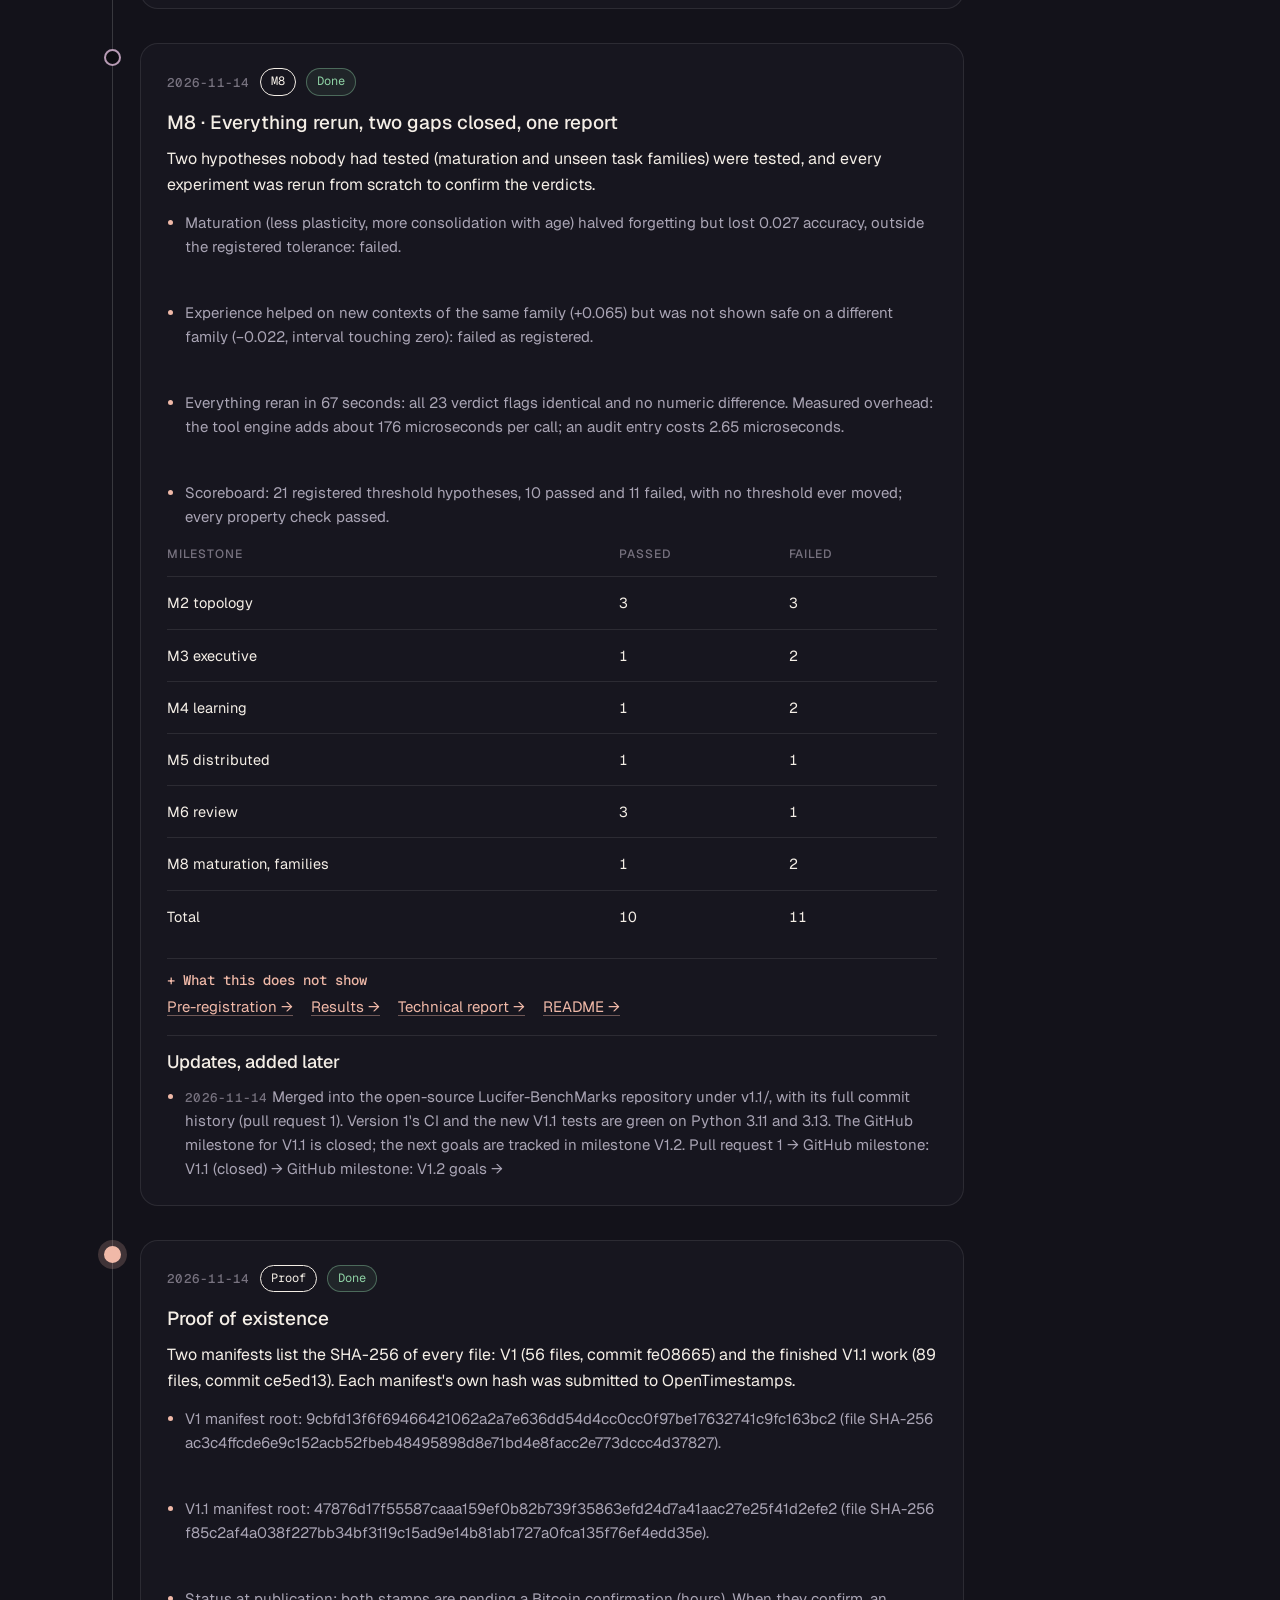
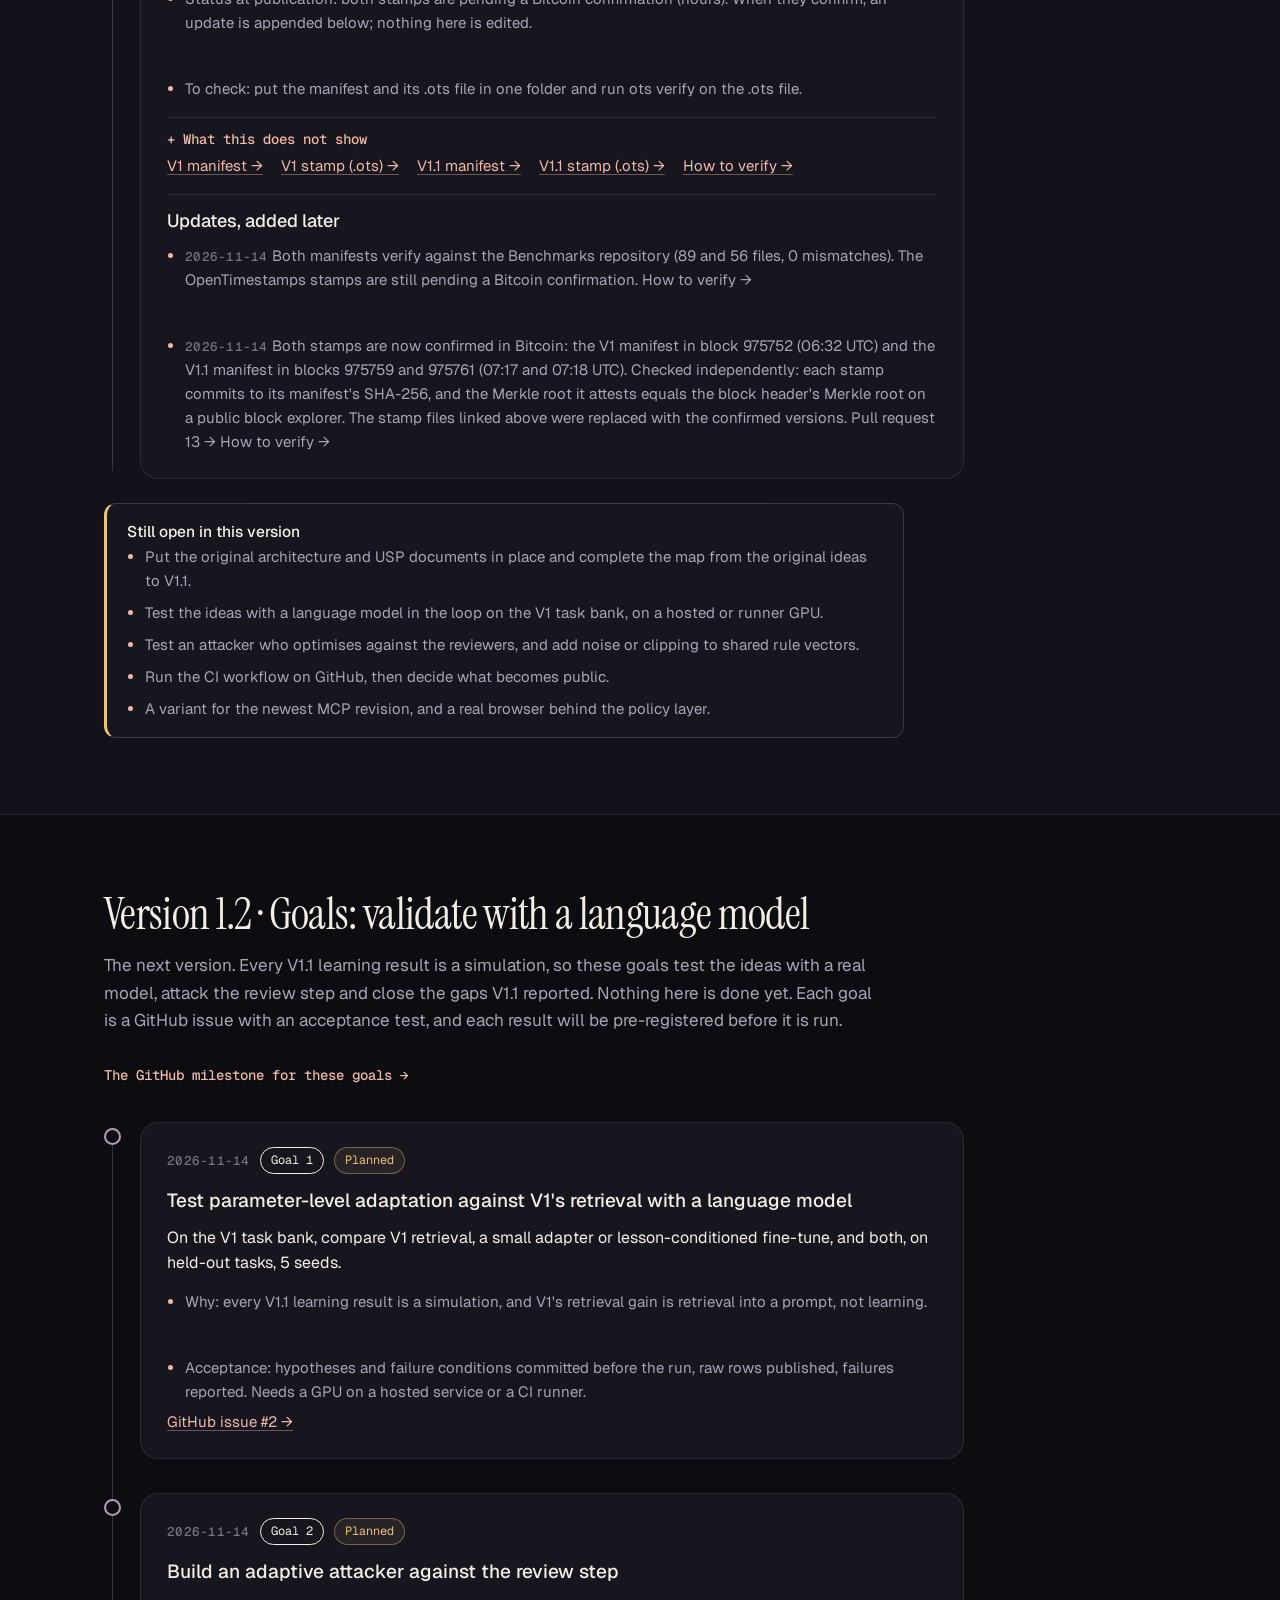
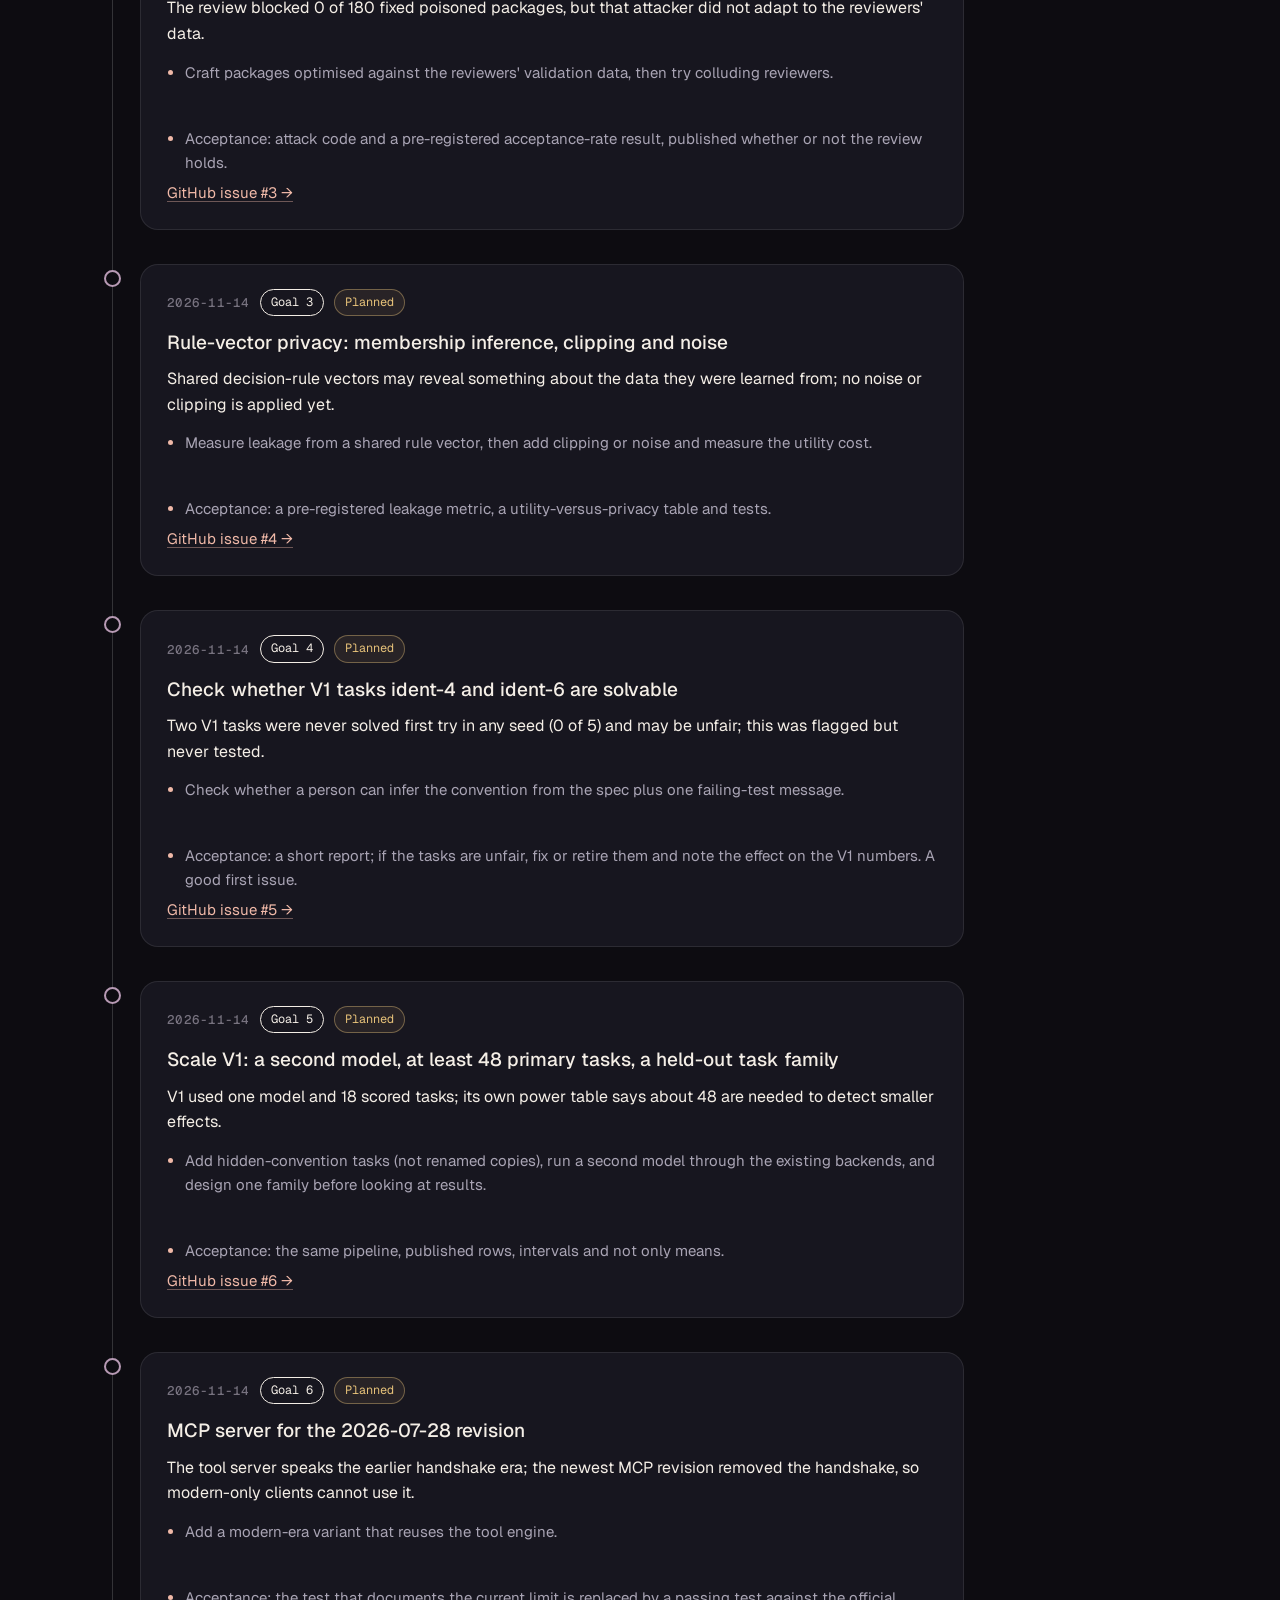
<file: milestones.html>
<!doctype html>
<html lang="en">
<head>
<meta charset="utf-8">
<meta name="viewport" content="width=device-width, initial-scale=1">
<title>Milestones — Lucifer Lab</title>
<meta name="description" content="Every version and milestone of the Lucifer Lab research, in order: Version 1, then Version 1.1 milestones M1 to M8, with results, limits and proof hashes. Append-only.">
<meta name="theme-color" content="#0d0c11">
<meta property="og:type" content="website">
<meta property="og:title" content="Milestones — Lucifer Lab">
<meta property="og:description" content="Every version and milestone of the Lucifer Lab research, in order: Version 1, then Version 1.1 milestones M1 to M8, with results, limits and proof hashes. Append-only.">
<meta name="twitter:card" content="summary">
<link rel="icon" href="favicon.svg" type="image/svg+xml">
<link rel="preconnect" href="https://fonts.googleapis.com">
<link rel="preconnect" href="https://fonts.gstatic.com" crossorigin>
<link href="https://fonts.googleapis.com/css2?family=Geist:wght@400;500;600&family=Geist+Mono:wght@400;500&family=Instrument+Serif:ital@0;1&display=swap" rel="stylesheet">
<link rel="stylesheet" href="styles.css">
</head>
<body data-page="milestones">
<a class="skip" href="#main">Skip to content</a>
<div class="progress" aria-hidden="true"><i></i></div>
<header class="nav-wrap">
  <nav class="nav" aria-label="Main">
    <a class="brand" href="index.html" aria-label="Lucifer Lab, home">
      <svg class="brand-mark" viewBox="0 0 24 24" width="22" height="22" aria-hidden="true"><path d="M12 2c1.2 4.6 3 6.4 7.6 7.6-4.6 1.2-6.4 3-7.6 7.6-1.2-4.6-3-6.4-7.6-7.6C9 8.4 10.8 6.6 12 2Z" fill="currentColor"/><circle cx="19" cy="19" r="2" fill="currentColor" opacity=".6"/></svg>
      <span>Lucifer Lab</span>
    </a>
    <ul class="nav-links" id="nav-links">
      <li><a href="results.html">Results</a></li>
      <li><a href="method.html">Method</a></li>
      <li><a href="tasks.html">Tasks</a></li>
      <li><a href="memory.html">Memory</a></li>
      <li><a href="proof.html">Proof</a></li>
      <li><a href="journey.html">Journey</a></li>
      <li><a href="limits.html">Limits</a></li>
      <li><a href="milestones.html" aria-current="page">Milestones</a></li>
    </ul>
    <a class="btn btn-light nav-cta" href="https://github.com/Lakshit-Startup-Ideas/Lucifer-BenchMarks" rel="noopener">View code</a>
    <button class="menu-btn" type="button" aria-expanded="false" aria-controls="nav-links" aria-label="Open menu">
      <span></span><span></span>
    </button>
  </nav>
</header>
<main id="main">
<section class="phero">
  <div class="sky" aria-hidden="true"><div class="sky-glow" data-depth="14"></div><div class="orbs"><i class="orb o1" data-depth="30"></i><i class="orb o3" data-depth="40"></i></div></div>
  <div class="wrap phero-in">
    <p class="crumbs"><a href="index.html">Lucifer Lab</a><span>/</span><span>Milestones</span></p>
    <p class="kicker-pill">Version history</p>
    <h1 data-split>Milestones, achievements and <em>what comes next.</em></h1>
    <p class="lede">Every version in order: what was built, what each result showed and did not show, and the goals for Version 1.2. New entries are added at the end, and published ones are not edited.</p>
    <nav class="chips-nav" aria-label="On this page"><a href="#how">How it works</a><a href="#achievements">Achievements</a><a href="#v1">Version 1</a><a href="#v1-1">Version 1.1</a><a href="#v1-1-proof">Proof of existence</a><a href="#v1-2">Goals · Version 1.2</a></nav>
  </div>
</section>
<section class="block" id="how">
  <div class="wrap">
    <div class="block-head reveal"><h2>How to read this</h2></div>
<div class="prose reveal"><p><b>How this page works.</b> Append-only. Entries are never edited or removed; later facts are added to an entry&#x27;s &#x27;updates&#x27; list. The page is generated from <a href="data/milestones.json">data/milestones.json</a>, and a check refuses any change that edits or removes a published entry. Later facts (for example a timestamp that finally confirms) are added as dated updates under the entry they belong to. Goals for what comes next are tracked as <a href="https://github.com/Lakshit-Startup-Ideas/Lucifer-BenchMarks/milestones" rel="noopener">GitHub milestones</a> in the Benchmarks repository.</p></div>
  </div>
</section>
<section class="block block-alt" id="achievements">
  <div class="wrap">
    <div class="block-head reveal"><h2>Achievements</h2><p>What has been done, in plain terms. Each one links to its evidence.</p></div>
<div class="grid-3"><article class="card reveal ach"><span class="ms-date">2026-11-12</span><h3>A first real result, with every caveat</h3><p>Version 1: +50 points first-try success over no memory and over wrong notes (interval +30 to +70), one model, 5 seeds, 630 task runs.</p><p class="ms-links"><a href="results.html">Results →</a></p></article><article class="card reveal ach"><span class="ms-date">2026-11-13</span><h3>A result you can recompute in your browser</h3><p>The Proof page recomputes the headline and its interval from the raw rows, and the 3D memory chain uses the real hash formula.</p><p class="ms-links"><a href="proof.html">Proof →</a></p></article><article class="card reveal ach"><span class="ms-date">2026-11-14</span><h3>Eight milestones, hypotheses written first, failures kept</h3><p>Version 1.1: 21 registered threshold hypotheses, 10 passed and 11 failed, with no threshold moved; every property check passed.</p><p class="ms-links"><a href="#v1-1-m8">V1.1 scoreboard →</a></p></article><article class="card reveal ach"><span class="ms-date">2026-11-14</span><h3>Everything reproduces from scratch</h3><p>202 tests; a fresh rerun of the experiments matched all 23 verdict flags with a maximum numeric difference of 0, in 67 seconds, on the author&#x27;s Mac.</p><p class="ms-links"><a href="https://github.com/Lakshit-Startup-Ideas/Lucifer-BenchMarks/blob/main/v1.1/docs/TECHNICAL-REPORT.md" rel="noopener">Technical report →</a></p></article><article class="card reveal ach"><span class="ms-date">2026-11-14</span><h3>Interoperates with the official MCP client</h3><p>The tool server was tested against the official Python client in two modes. The newest protocol revision is not supported and not claimed.</p><p class="ms-links"><a href="#v1-1-m7">M7 →</a></p></article><article class="card reveal ach"><span class="ms-date">2026-11-14</span><h3>CI is green on GitHub, Python 3.11 and 3.13</h3><p>Both Version 1&#x27;s own workflow and the new V1.1 workflow passed on the merged pull request.</p><p class="ms-links"><a href="https://github.com/Lakshit-Startup-Ideas/Lucifer-BenchMarks/pull/1" rel="noopener">Pull request 1 →</a></p></article><article class="card reveal ach"><span class="ms-date">2026-11-14</span><h3>Open source, with open goals</h3><p>V1.1 is merged into the Benchmarks repository with its full history, and the next ten goals are GitHub issues in an open milestone, with a contributing guide.</p><p class="ms-links"><a href="https://github.com/Lakshit-Startup-Ideas/Lucifer-BenchMarks/milestone/2" rel="noopener">Milestone V1.2 →</a> <a href="https://github.com/Lakshit-Startup-Ideas/Lucifer-BenchMarks/blob/main/CONTRIBUTING.md" rel="noopener">Contributing →</a></p></article><article class="card reveal ach"><span class="ms-date">2026-11-14</span><h3>A dated, checkable record of the files</h3><p>Hashes of every file (V1: 56 files, V1.1: 89 files) were submitted for OpenTimestamps and verify against the repository. Bitcoin confirmation is pending; a timestamp shows existence by a date, not authorship.</p><p class="ms-links"><a href="#v1-1-proof">Proof of existence →</a></p></article><article class="card reveal ach"><span class="ms-date">2026-11-14</span><h3>Both file lists are anchored in Bitcoin</h3><p>The hashes of every file of Version 1 (56 files) and Version 1.1 (89 files) are recorded in Bitcoin blocks 975752, 975759 and 975761 through OpenTimestamps, and checked against the block headers. This shows the files existed by then. It does not show who wrote them.</p><p class="ms-links"><a href="#v1-1-proof">Proof of existence →</a> <a href="https://github.com/Lakshit-Startup-Ideas/Lucifer-BenchMarks/pull/13" rel="noopener">Pull request 13 →</a></p></article></div>
  </div>
</section>
<section class="block" id="v1">
  <div class="wrap">
    <div class="block-head reveal"><h2>Version 1 · Does memory help a model solve later tasks?</h2><p>A frozen model, a memory of its own mistakes, and a controlled test. Closed on 12 November 2026 with a first real result.<p><a class="more" href="index.html#result">The headline result of this version →</a></p></p></div>
<ol class="timeline wide ms-list">
      <li class="reveal ms" id="v1-lab"><span class="t-dot"></span>
        <article class="card ms-card">
          <div class="ms-meta"><span class="ms-date">2026-11-11</span><span class="chip">Lab</span><span class="chip chip-ok">Done</span></div>
          <h3>The lab itself</h3>
          <p class="ms-sum">80 tasks (50 pitfall, 30 hidden-convention) with hidden tests, a sandboxed runner, hash-chained memory with rollback, three conditions, a paired bootstrap and three gates. 125 tests pass.</p>
          <ul class='bul ms-points'><li>Three conditions on the same model: no memory, Lucifer (relevant lessons) and wrong notes (the least relevant lessons).</li><li>Every result is computed from raw rows; nothing is typed in by hand.</li></ul>
          
          
          <p class="ms-links"><a href="method.html">Method →</a> <a href="memory.html">Memory →</a></p>
          
        </article>
      </li>
      <li class="reveal ms" id="v1-calibration"><span class="t-dot"></span>
        <article class="card ms-card">
          <div class="ms-meta"><span class="ms-date">2026-11-11</span><span class="chip">Calibration</span><span class="chip chip-ok">Done</span></div>
          <h3>A useless first exam, caught early</h3>
          <p class="ms-sum">Strong models scored 96–100% with no memory, so that exam could never show an effect. Calibration said so before any claim was made.</p>
          <ul class='bul ms-points'><li>A second, harder task set with hidden conventions was written, then calibrated on three model sizes to pick one that can learn from feedback.</li></ul>
          
          
          <p class="ms-links"><a href="journey.html">Journey →</a></p>
          
        </article>
      </li>
      <li class="reveal ms" id="v1-bug"><span class="t-dot"></span>
        <article class="card ms-card">
          <div class="ms-meta"><span class="ms-date">2026-11-11</span><span class="chip">Scoring bug</span><span class="chip chip-ok">Done</span></div>
          <h3>A scoring bug found by the dashboard</h3>
          <p class="ms-sum">The retention check mistook luck for forgetting (regression to the mean). The dashboard exposed it and the gate&#x27;s selection was fixed.</p>
          <ul class='bul ms-points'><li>Tasks are now chosen on half the seeds and measured on the other half.</li></ul>
          
          
          <p class="ms-links"><a href="journey.html">Journey →</a></p>
          
        </article>
      </li>
      <li class="reveal ms" id="v1-ci"><span class="t-dot"></span>
        <article class="card ms-card">
          <div class="ms-meta"><span class="ms-date">2026-11-12</span><span class="chip">CI/CD</span><span class="chip chip-ok">Done</span></div>
          <h3>Everything moved onto CI/CD</h3>
          <p class="ms-sum">Experiments now run on GitHub Actions: one job per seed, a merge step, gates in the job summary, and published results committed automatically.</p>
          
          
          
          
          
        </article>
      </li>
      <li class="reveal ms" id="v1-result"><span class="t-dot"></span>
        <article class="card ms-card">
          <div class="ms-meta"><span class="ms-date">2026-11-12</span><span class="chip">First real result</span><span class="chip chip-ok">Done</span></div>
          <h3>First real result · Version 1 closed</h3>
          <p class="ms-sum">+50 points first-try success over no memory and over wrong notes, interval +30 to +70, on 5 seeds. Published with every caveat.</p>
          <ul class='bul ms-points'><li>Model qwen2.5-coder:14b, 30 convention tasks (18 scored), 5 seeds, 630 task runs (1,115 model calls counting retries).</li><li>First try on similar and transfer tasks: Lucifer 50% (similar 67%, transfer 17%), no memory 0%, wrong notes 0%.</li><li>Gate 1 (improvement) pass, gate 2 (retention) inconclusive because the baseline masters nothing, gate 3 (auditability) pass.</li></ul>
          
          <details class="ms-not"><summary>What this does not show</summary><ul class="bul"><li>One model, 18 scored tasks, tasks written by the author. This is a first look, not proof.</li></ul></details>
          <p class="ms-links"><a href="results.html">Results →</a> <a href="proof.html">Proof (recompute it) →</a> <a href="limits.html">Limits →</a></p>
          
        </article>
      </li>
      <li class="reveal ms" id="v1-site"><span class="t-dot"></span>
        <article class="card ms-card">
          <div class="ms-meta"><span class="ms-date">2026-11-13</span><span class="chip">Site and proof</span><span class="chip chip-ok">Done</span></div>
          <h3>This site, with a live recompute</h3>
          <p class="ms-sum">Seven detail pages generated from the published rows, a 3D memory chain that uses the real hash formula, and a Proof page that recomputes the headline and its interval in your browser.</p>
          
          
          
          <p class="ms-links"><a href="proof.html">Proof →</a></p>
          
        </article>
      </li>
      <li class="reveal ms" id="v1-review"><span class="t-dot t-on"></span>
        <article class="card ms-card">
          <div class="ms-meta"><span class="ms-date">2026-11-13</span><span class="chip">External review</span><span class="chip chip-ok">Done</span></div>
          <h3>Wording corrected after an outside review</h3>
          <p class="ms-sum">Counts relabelled (630 task runs, 1,115 model calls), absolute claims softened, hash-chain limits stated, stale documentation fixed.</p>
          <ul class='bul ms-points'><li>A hash chain detects edits when it is checked. It does not prevent them.</li></ul>
          
          
          
          
        </article>
      </li>
    </ol>
    
  </div>
</section>
<section class="block block-alt" id="v1-1">
  <div class="wrap">
    <div class="block-head reveal"><h2>Version 1.1 · Research log: learning, forgetting, review and tools</h2><p>A simulation-only research log of eight milestones. Small learners we wrote ourselves, no language model, pre-registered hypotheses, failures kept. The code is open source, in the v1.1/ folder of the Lucifer-BenchMarks repository.<p><a class="more" href="milestones.html#v1-1-m8">The headline result of this version →</a></p></p></div>
<ol class="timeline wide ms-list">
      <li class="reveal ms" id="v1-1-m1"><span class="t-dot"></span>
        <article class="card ms-card">
          <div class="ms-meta"><span class="ms-date">2026-11-14</span><span class="chip">M1</span><span class="chip chip-mid">Partly done</span></div>
          <h3>M1 · Read V1 properly and set the rules</h3>
          <p class="ms-sum">V1 was inspected from its code and tests before anything was built, and a rule was fixed for everything after: write the hypotheses and failure conditions first, commit them, then run.</p>
          <ul class='bul ms-points'><li>V1 is retrieval into a frozen model: its learning step writes text, no weights change. V1&#x27;s 125 tests pass on a fresh run.</li><li>Four weaknesses in V1&#x27;s memory hash were found and checked by experiment: run id and seed were not covered by the hash, field boundaries could collide, a fully rewritten chain cannot be detected without an outside copy of the head, and the provenance check only tested for non-empty values.</li><li>A version 2 hash (every field, length-prefixed, anchor check) fixes them, and V1&#x27;s own formula is kept so V1 data stays verifiable.</li><li>Every later milestone was pre-registered before its code ran. Changes after seeing results are logged as amendments with the reason.</li></ul>
          
          <details class="ms-not"><summary>What this does not show</summary><ul class="bul"><li>The literature review is not done: no reference was read, including the Gupta, Jin and Homma book.</li><li>The map from the original Lucifer ideas to V1.1 is not done: the original architecture and USP documents were not available, so nothing here is derived from them.</li><li>No formal mathematics beyond the small models in M2 to M5.</li></ul></details>
          <p class="ms-links"><a href="https://github.com/Lakshit-Startup-Ideas/Lucifer-BenchMarks/blob/main/v1.1/docs/V1-HASH-FINDINGS.md">V1 hash findings →</a> <a href="https://github.com/Lakshit-Startup-Ideas/Lucifer-BenchMarks/blob/main/v1.1/docs/M2-PREREGISTRATION.md">M2 pre-registration (first of eight) →</a></p>
          <div class="ms-updates"><b>Updates, added later</b><ul class="bul"><li><span class="ms-date">2026-11-14</span> Later the same day a partial literature review was added: eleven sources confirmed to exist, none read in full, with a note on where V1.1&#x27;s use differs from each. The map from the original ideas is still not done. <a href="https://github.com/Lakshit-Startup-Ideas/Lucifer-BenchMarks/blob/main/v1.1/docs/LITERATURE.md" rel="noopener">Literature review →</a></li></ul></div>
        </article>
      </li>
      <li class="reveal ms" id="v1-1-m2"><span class="t-dot"></span>
        <article class="card ms-card">
          <div class="ms-meta"><span class="ms-date">2026-11-14</span><span class="chip">M2</span><span class="chip chip-ok">Done</span></div>
          <h3>M2 · Does growing a network help?</h3>
          <p class="ms-sum">A small recurrent network that can grow or be pruned, compared with a fixed network of the same final size. 20 seeds. The answer is no.</p>
          <ul class='bul ms-points'><li>Safe growth (new units cannot affect old ones) keeps earlier tasks exactly (error change 8e-17) but ends far worse than a fixed network of equal size: error 0.417 against 0.068.</li><li>Growth that rewires everything is as capable but wipes the old readouts: earlier-task error went from 0.04 to 195.</li><li>Growth saved no compute, and pruning by importance was no better than random pruning.</li><li>The first run was uninformative (every network failed because the task was too hard); it was kept, the fix was logged as an amendment, and the task difficulty was set using fixed networks only.</li></ul>
          <div class="table-wrap reveal"><table class="dt" style="min-width:420px"><thead><tr><th>Check</th><th>Verdict</th><th>Evidence</th></tr></thead><tbody><tr><td>Safe growth keeps old tasks</td><td><span class="chip chip-ok">Pass</span></td><td>change 8e-17</td></tr><tr><td>Rewiring growth forgets</td><td><span class="chip chip-ok">Pass</span></td><td>0.04 → 195</td></tr><tr><td>Safe growth matches a fixed net of equal size</td><td><span class="chip chip-bad">Fail</span></td><td>0.417 vs 0.068</td></tr><tr><td>Growth saves compute</td><td><span class="chip chip-bad">Fail</span></td><td>same size at the end</td></tr><tr><td>Growth beats the small fixed net</td><td><span class="chip chip-ok">Pass</span></td><td>0.417 vs 0.598</td></tr><tr><td>Importance pruning beats random</td><td><span class="chip chip-bad">Fail</span></td><td>no difference</td></tr></tbody></table></div>
          <details class="ms-not"><summary>What this does not show</summary><ul class="bul"><li>A toy simulation. It does not say dynamic networks cannot work, only that this design gave no benefit and was not adopted.</li></ul></details>
          <p class="ms-links"><a href="https://github.com/Lakshit-Startup-Ideas/Lucifer-BenchMarks/blob/main/v1.1/docs/M2-PREREGISTRATION.md">Pre-registration →</a> <a href="https://github.com/Lakshit-Startup-Ideas/Lucifer-BenchMarks/blob/main/v1.1/docs/M2-RESULTS.md">Results →</a></p>
          
        </article>
      </li>
      <li class="reveal ms" id="v1-1-m3"><span class="t-dot"></span>
        <article class="card ms-card">
          <div class="ms-meta"><span class="ms-date">2026-11-14</span><span class="chip">M3</span><span class="chip chip-ok">Done</span></div>
          <h3>M3 · A hybrid executive: what each part is worth</h3>
          <p class="ms-sum">Four separable mechanisms (a protected goal slot, a failure monitor, learned reliability estimates, cost-aware choice) in a designed world, each removed in turn.</p>
          <ul class='bul ms-points'><li>In the combined world the executive completed 0.79 more episodes than a plain router.</li><li>Each part helped only where its failure mode exists: protected goals under interruptions (+0.77), the monitor under failures (+0.24), learned estimates after drift (+0.28).</li><li>Overhead is real: 4 to 6 control steps per episode; in a world where nothing can fail the executive adds 4.2 steps and 0.21 extra cost for zero gain.</li><li>Two of three registered checks failed: my &#x27;benign&#x27; world still had 3% failures, and cost-aware choice saved 0.40 cost units against the 0.5 I had registered.</li></ul>
          <div class="table-wrap reveal"><table class="dt" style="min-width:420px"><thead><tr><th>Check</th><th>Verdict</th><th>Evidence</th></tr></thead><tbody><tr><td>Executive helps where needed</td><td><span class="chip chip-ok">Pass</span></td><td>+0.794</td></tr><tr><td>No gain in a benign world</td><td><span class="chip chip-bad">Fail</span></td><td>+0.104 (3% failures remained)</td></tr><tr><td>Each part helps only where needed</td><td><span class="chip chip-bad">Fail</span></td><td>2 of 8 sub-checks missed</td></tr></tbody></table></div>
          <details class="ms-not"><summary>What this does not show</summary><ul class="bul"><li>The world and the executive were both written by us, so effect sizes follow our parameters. This does not show planning or reasoning.</li></ul></details>
          <p class="ms-links"><a href="https://github.com/Lakshit-Startup-Ideas/Lucifer-BenchMarks/blob/main/v1.1/docs/M3-PREREGISTRATION.md">Pre-registration →</a> <a href="https://github.com/Lakshit-Startup-Ideas/Lucifer-BenchMarks/blob/main/v1.1/docs/M3-RESULTS.md">Results →</a></p>
          
        </article>
      </li>
      <li class="reveal ms" id="v1-1-m4"><span class="t-dot"></span>
        <article class="card ms-card">
          <div class="ms-meta"><span class="ms-date">2026-11-14</span><span class="chip">M4</span><span class="chip chip-ok">Done</span></div>
          <h3>M4 · Learning from experience, and forgetting</h3>
          <p class="ms-sum">Retrieval, parameter adaptation and two protections against forgetting on one stream of 12 contexts, 30 seeds. The log of experience is kept separate from learning.</p>
          <ul class='bul ms-points'><li>Forgetting is real: the plain learner forgot 0.159 of what it had learned.</li><li>A consolidation anchor (a pull toward the previous weights) cut forgetting from 0.159 to 0.021 with no raw experience stored, at a cost of 0.014 accuracy.</li><li>Replay of a 100-example buffer made forgetting slightly worse; it needed 300 to 960 stored examples to help, which conflicts with keeping raw experience local.</li><li>Logging an experience does not change the model; replaying the learning log reproduces training exactly; deleting a record does not unlearn it, rebuilding from a checkpoint without it does.</li><li>The registered check that experience speeds up learning new contexts failed on its first-10-examples measure (see M8 for a different measure).</li></ul>
          <div class="table-wrap reveal"><table class="dt" style="min-width:420px"><thead><tr><th>Check</th><th>Verdict</th><th>Evidence</th></tr></thead><tbody><tr><td>Parameters adapt beyond retrieval</td><td><span class="chip chip-bad">Fail</span></td><td>no first-10 speed-up</td></tr><tr><td>Replay (100) protects</td><td><span class="chip chip-bad">Fail</span></td><td>−0.023</td></tr><tr><td>Anchor protects, no stored experience</td><td><span class="chip chip-ok">Pass</span></td><td>0.159 → 0.021</td></tr><tr><td>Logging ≠ learning; unlearning needs retraining</td><td><span class="chip chip-ok">Pass</span></td><td>9 tests</td></tr></tbody></table></div>
          <details class="ms-not"><summary>What this does not show</summary><ul class="bul"><li>A small simulated learner. Nothing about language models.</li></ul></details>
          <p class="ms-links"><a href="https://github.com/Lakshit-Startup-Ideas/Lucifer-BenchMarks/blob/main/v1.1/docs/M4-PREREGISTRATION.md">Pre-registration →</a> <a href="https://github.com/Lakshit-Startup-Ideas/Lucifer-BenchMarks/blob/main/v1.1/docs/M4-RESULTS.md">Results →</a></p>
          
        </article>
      </li>
      <li class="reveal ms" id="v1-1-m5"><span class="t-dot"></span>
        <article class="card ms-card">
          <div class="ms-meta"><span class="ms-date">2026-11-14</span><span class="chip">M5</span><span class="chip chip-ok">Done</span></div>
          <h3>M5 · A parent and independent children</h3>
          <p class="ms-sum">An in-process parent coordinator and children that each keep their own raw data. The parent receives only metadata: hashes, names, numbers.</p>
          <ul class='bul ms-points'><li>Registration, message authentication, replay protection, a strict allow-list of fields, anchored audits of each child&#x27;s history, and checkpoint integrity: 31 tests, 6 of 6 deliberate breakages caught.</li><li>When two tenants&#x27; rules conflict, a model per tenant beat one shared model by 0.147; when the rules agree, sharing gained only 0.009 (the registered 0.02 was missed).</li><li>A written threat model lists what is not covered: real key management, transport security, covert channels and inference from parameters.</li></ul>
          <div class="table-wrap reveal"><table class="dt" style="min-width:420px"><thead><tr><th>Check</th><th>Verdict</th><th>Evidence</th></tr></thead><tbody><tr><td>Nine protocol properties</td><td><span class="chip chip-ok">Pass</span></td><td>31 tests</td></tr><tr><td>Personal beats shared when rules conflict</td><td><span class="chip chip-ok">Pass</span></td><td>+0.147</td></tr><tr><td>Sharing helps when rules agree</td><td><span class="chip chip-bad">Fail</span></td><td>+0.009 &lt; 0.02</td></tr></tbody></table></div>
          <details class="ms-not"><summary>What this does not show</summary><ul class="bul"><li>A prototype in one process. It is not evidence that a deployed system is secure.</li></ul></details>
          <p class="ms-links"><a href="https://github.com/Lakshit-Startup-Ideas/Lucifer-BenchMarks/blob/main/v1.1/docs/M5-PREREGISTRATION.md">Pre-registration →</a> <a href="https://github.com/Lakshit-Startup-Ideas/Lucifer-BenchMarks/blob/main/v1.1/docs/M5-THREAT-MODEL.md">Threat model →</a> <a href="https://github.com/Lakshit-Startup-Ideas/Lucifer-BenchMarks/blob/main/v1.1/docs/M5-RESULTS.md">Results →</a></p>
          
        </article>
      </li>
      <li class="reveal ms" id="v1-1-m6"><span class="t-dot"></span>
        <article class="card ms-card">
          <div class="ms-meta"><span class="ms-date">2026-11-14</span><span class="chip">M6</span><span class="chip chip-ok">Done</span></div>
          <h3>M6 · Reviewing knowledge before it is shared</h3>
          <p class="ms-sum">A package is the decision rule one child learned for one context. Review combines metadata checks with evaluation by other children on their own private data; promotions are versioned and reversible.</p>
          <ul class='bul ms-points'><li>Valid metadata proves nothing about benefit: all 180 poisoned packages passed the metadata checks. The full review accepted none of them (0 of 180, which bounds the true rate only to about 1.7%).</li><li>It also blocked 28% of honest, useful packages (72% accepted; the registered target was 80%), and blocked all tenant-specific ones.</li><li>A poor tenant gained 0.109 accuracy on the contexts where knowledge agreed; blindly adopting everything lost 0.10 to 0.15.</li><li>Promotion and rollback are entries on a hash chain; rolling back restores the exact earlier state and keeps the archived entries.</li></ul>
          <div class="table-wrap reveal"><table class="dt" style="min-width:420px"><thead><tr><th>Check</th><th>Verdict</th><th>Evidence</th></tr></thead><tbody><tr><td>Review blocks poison; metadata alone fails</td><td><span class="chip chip-ok">Pass</span></td><td>0/180 vs 180/180</td></tr><tr><td>Review lets agreeing knowledge through</td><td><span class="chip chip-bad">Fail</span></td><td>72% &lt; 80%</td></tr><tr><td>Tenant-specific knowledge not shared</td><td><span class="chip chip-ok">Pass</span></td><td>0/180</td></tr><tr><td>Transfer to a poor tenant</td><td><span class="chip chip-ok">Pass</span></td><td>+0.109</td></tr><tr><td>Versioning, rollback, tamper evidence</td><td><span class="chip chip-ok">Pass</span></td><td>23 tests</td></tr></tbody></table></div>
          <details class="ms-not"><summary>What this does not show</summary><ul class="bul"><li>Not tested: an attacker who optimises against the reviewers&#x27; data, colluding reviewers, and whether a shared rule vector leaks information about the data it came from.</li></ul></details>
          <p class="ms-links"><a href="https://github.com/Lakshit-Startup-Ideas/Lucifer-BenchMarks/blob/main/v1.1/docs/M6-PREREGISTRATION.md">Pre-registration →</a> <a href="https://github.com/Lakshit-Startup-Ideas/Lucifer-BenchMarks/blob/main/v1.1/docs/M6-RESULTS.md">Results →</a></p>
          
        </article>
      </li>
      <li class="reveal ms" id="v1-1-m7"><span class="t-dot"></span>
        <article class="card ms-card">
          <div class="ms-meta"><span class="ms-date">2026-11-14</span><span class="chip">M7</span><span class="chip chip-ok">Done</span></div>
          <h3>M7 · Own tool engine, with MCP and A2A on top</h3>
          <p class="ms-sum">A tool engine that denies by default, validates input and output, rate-limits, times out, requires one-time approvals for external effects and audits every call without storing raw data.</p>
          <ul class='bul ms-points'><li>The MCP adapter was checked against the current specification first: the newest revision (2026-07-28) removed the old handshake. The adapter speaks the earlier handshake era and was tested against the official Python client in two modes, which listed, called and received tool errors correctly. The newest revision is not supported and not claimed.</li><li>A runtime with retries, back-off and crash recovery that never repeats finished work; an in-process model of the agent-to-agent task lifecycle; a browser policy layer that refuses look-alike addresses, never fills passwords or card numbers, and needs a one-time approval to submit.</li><li>193 tests; 21 of 22 deliberate breakages caught (the 22nd changes nothing, by construction).</li></ul>
          <div class="table-wrap reveal"><table class="dt" style="min-width:420px"><thead><tr><th>Group</th><th>Verdict</th></tr></thead><tbody><tr><td>Tool engine</td><td><span class="chip chip-ok">Pass</span></td></tr><tr><td>MCP adapter + official client (handshake era)</td><td><span class="chip chip-ok">Pass</span></td></tr><tr><td>MCP 2026-07-28</td><td>Not supported</td></tr><tr><td>Runtime and recovery</td><td><span class="chip chip-ok">Pass</span></td></tr><tr><td>A2A lifecycle (model)</td><td><span class="chip chip-ok">Pass</span></td></tr><tr><td>Browser policy (fake driver)</td><td><span class="chip chip-ok">Pass</span></td></tr></tbody></table></div>
          <details class="ms-not"><summary>What this does not show</summary><ul class="bul"><li>The A2A part is a model, not the wire protocol. The browser layer ran against a fake browser. Tool code is not sandboxed.</li></ul></details>
          <p class="ms-links"><a href="https://github.com/Lakshit-Startup-Ideas/Lucifer-BenchMarks/blob/main/v1.1/docs/M7-PREREGISTRATION.md">Pre-registration →</a> <a href="https://github.com/Lakshit-Startup-Ideas/Lucifer-BenchMarks/blob/main/v1.1/docs/M7-RESULTS.md">Results →</a></p>
          
        </article>
      </li>
      <li class="reveal ms" id="v1-1-m8"><span class="t-dot"></span>
        <article class="card ms-card">
          <div class="ms-meta"><span class="ms-date">2026-11-14</span><span class="chip">M8</span><span class="chip chip-ok">Done</span></div>
          <h3>M8 · Everything rerun, two gaps closed, one report</h3>
          <p class="ms-sum">Two hypotheses nobody had tested (maturation and unseen task families) were tested, and every experiment was rerun from scratch to confirm the verdicts.</p>
          <ul class='bul ms-points'><li>Maturation (less plasticity, more consolidation with age) halved forgetting but lost 0.027 accuracy, outside the registered tolerance: failed.</li><li>Experience helped on new contexts of the same family (+0.065) but was not shown safe on a different family (−0.022, interval touching zero): failed as registered.</li><li>Everything reran in 67 seconds: all 23 verdict flags identical and no numeric difference. Measured overhead: the tool engine adds about 176 microseconds per call; an audit entry costs 2.65 microseconds.</li><li>Scoreboard: 21 registered threshold hypotheses, 10 passed and 11 failed, with no threshold ever moved; every property check passed.</li></ul>
          <div class="table-wrap reveal"><table class="dt" style="min-width:420px"><thead><tr><th>Milestone</th><th>Passed</th><th>Failed</th></tr></thead><tbody><tr><td>M2 topology</td><td>3</td><td>3</td></tr><tr><td>M3 executive</td><td>1</td><td>2</td></tr><tr><td>M4 learning</td><td>1</td><td>2</td></tr><tr><td>M5 distributed</td><td>1</td><td>1</td></tr><tr><td>M6 review</td><td>3</td><td>1</td></tr><tr><td>M8 maturation, families</td><td>1</td><td>2</td></tr><tr><td>Total</td><td>10</td><td>11</td></tr></tbody></table></div>
          <details class="ms-not"><summary>What this does not show</summary><ul class="bul"><li>No language model was involved anywhere in V1.1. V1&#x27;s retrieval result remains the only real-model evidence.</li></ul></details>
          <p class="ms-links"><a href="https://github.com/Lakshit-Startup-Ideas/Lucifer-BenchMarks/blob/main/v1.1/docs/M8-PREREGISTRATION.md">Pre-registration →</a> <a href="https://github.com/Lakshit-Startup-Ideas/Lucifer-BenchMarks/blob/main/v1.1/docs/M8-RESULTS.md">Results →</a> <a href="https://github.com/Lakshit-Startup-Ideas/Lucifer-BenchMarks/blob/main/v1.1/docs/TECHNICAL-REPORT.md">Technical report →</a> <a href="https://github.com/Lakshit-Startup-Ideas/Lucifer-BenchMarks/blob/main/v1.1/README.md">README →</a></p>
          <div class="ms-updates"><b>Updates, added later</b><ul class="bul"><li><span class="ms-date">2026-11-14</span> Merged into the open-source Lucifer-BenchMarks repository under v1.1/, with its full commit history (pull request 1). Version 1&#x27;s CI and the new V1.1 tests are green on Python 3.11 and 3.13. The GitHub milestone for V1.1 is closed; the next goals are tracked in milestone V1.2. <a href="https://github.com/Lakshit-Startup-Ideas/Lucifer-BenchMarks/pull/1" rel="noopener">Pull request 1 →</a> <a href="https://github.com/Lakshit-Startup-Ideas/Lucifer-BenchMarks/milestone/1" rel="noopener">GitHub milestone: V1.1 (closed) →</a> <a href="https://github.com/Lakshit-Startup-Ideas/Lucifer-BenchMarks/milestone/2" rel="noopener">GitHub milestone: V1.2 goals →</a></li></ul></div>
        </article>
      </li>
      <li class="reveal ms" id="v1-1-proof"><span class="t-dot t-on"></span>
        <article class="card ms-card">
          <div class="ms-meta"><span class="ms-date">2026-11-14</span><span class="chip">Proof</span><span class="chip chip-ok">Done</span></div>
          <h3>Proof of existence</h3>
          <p class="ms-sum">Two manifests list the SHA-256 of every file: V1 (56 files, commit fe08665) and the finished V1.1 work (89 files, commit ce5ed13). Each manifest&#x27;s own hash was submitted to OpenTimestamps.</p>
          <ul class='bul ms-points'><li>V1 manifest root: 9cbfd13f6f69466421062a2a7e636dd54d4cc0cc0f97be17632741c9fc163bc2 (file SHA-256 ac3c4ffcde6e9c152acb52fbeb48495898d8e71bd4e8facc2e773dccc4d37827).</li><li>V1.1 manifest root: 47876d17f55587caaa159ef0b82b739f35863efd24d7a41aac27e25f41d2efe2 (file SHA-256 f85c2af4a038f227bb34bf3119c15ad9e14b81ab1727a0fca135f76ef4edd35e).</li><li>Status at publication: both stamps are pending a Bitcoin confirmation (hours). When they confirm, an update is appended below; nothing here is edited.</li><li>To check: put the manifest and its .ots file in one folder and run ots verify on the .ots file.</li></ul>
          
          <details class="ms-not"><summary>What this does not show</summary><ul class="bul"><li>A timestamp shows a file existed by a date. It does not show who wrote it, and it is not a patent or a copyright registration. The code and raw results are in the v1.1/ folder of the open-source Lucifer-BenchMarks repository, with their full commit history; both manifests verify against that repository.</li></ul></details>
          <p class="ms-links"><a href="data/proof/manifest-v1-fe08665.json">V1 manifest →</a> <a href="data/proof/manifest-v1-fe08665.json.ots">V1 stamp (.ots) →</a> <a href="data/proof/manifest-v11-ce5ed13.json">V1.1 manifest →</a> <a href="data/proof/manifest-v11-ce5ed13.json.ots">V1.1 stamp (.ots) →</a> <a href="https://github.com/Lakshit-Startup-Ideas/Lucifer-BenchMarks/blob/main/v1.1/README.md#proof-of-existence">How to verify →</a></p>
          <div class="ms-updates"><b>Updates, added later</b><ul class="bul"><li><span class="ms-date">2026-11-14</span> Both manifests verify against the Benchmarks repository (89 and 56 files, 0 mismatches). The OpenTimestamps stamps are still pending a Bitcoin confirmation. <a href="https://github.com/Lakshit-Startup-Ideas/Lucifer-BenchMarks/blob/main/v1.1/README.md#proof-of-existence" rel="noopener">How to verify →</a></li><li><span class="ms-date">2026-11-14</span> Both stamps are now confirmed in Bitcoin: the V1 manifest in block 975752 (06:32 UTC) and the V1.1 manifest in blocks 975759 and 975761 (07:17 and 07:18 UTC). Checked independently: each stamp commits to its manifest&#x27;s SHA-256, and the Merkle root it attests equals the block header&#x27;s Merkle root on a public block explorer. The stamp files linked above were replaced with the confirmed versions. <a href="https://github.com/Lakshit-Startup-Ideas/Lucifer-BenchMarks/pull/13" rel="noopener">Pull request 13 →</a> <a href="https://github.com/Lakshit-Startup-Ideas/Lucifer-BenchMarks/blob/main/v1.1/README.md#proof-of-existence" rel="noopener">How to verify →</a></li></ul></div>
        </article>
      </li>
    </ol>
    <div class="callout warn reveal"><b>Still open in this version</b><ul class="bul"><li>Put the original architecture and USP documents in place and complete the map from the original ideas to V1.1.</li><li>Test the ideas with a language model in the loop on the V1 task bank, on a hosted or runner GPU.</li><li>Test an attacker who optimises against the reviewers, and add noise or clipping to shared rule vectors.</li><li>Run the CI workflow on GitHub, then decide what becomes public.</li><li>A variant for the newest MCP revision, and a real browser behind the policy layer.</li></ul></div>
  </div>
</section>
<section class="block" id="v1-2">
  <div class="wrap">
    <div class="block-head reveal"><h2>Version 1.2 · Goals: validate with a language model</h2><p>The next version. Every V1.1 learning result is a simulation, so these goals test the ideas with a real model, attack the review step and close the gaps V1.1 reported. Nothing here is done yet. Each goal is a GitHub issue with an acceptance test, and each result will be pre-registered before it is run.<p><a class="more" href="https://github.com/Lakshit-Startup-Ideas/Lucifer-BenchMarks/milestone/2" rel="noopener">The GitHub milestone for these goals →</a></p></p></div>
<ol class="timeline wide ms-list">
      <li class="reveal ms" id="v1-2-g1"><span class="t-dot"></span>
        <article class="card ms-card">
          <div class="ms-meta"><span class="ms-date">2026-11-14</span><span class="chip">Goal 1</span><span class="chip chip-mid">Planned</span></div>
          <h3>Test parameter-level adaptation against V1&#x27;s retrieval with a language model</h3>
          <p class="ms-sum">On the V1 task bank, compare V1 retrieval, a small adapter or lesson-conditioned fine-tune, and both, on held-out tasks, 5 seeds.</p>
          <ul class='bul ms-points'><li>Why: every V1.1 learning result is a simulation, and V1&#x27;s retrieval gain is retrieval into a prompt, not learning.</li><li>Acceptance: hypotheses and failure conditions committed before the run, raw rows published, failures reported. Needs a GPU on a hosted service or a CI runner.</li></ul>
          
          
          <p class="ms-links"><a href="https://github.com/Lakshit-Startup-Ideas/Lucifer-BenchMarks/issues/2">GitHub issue #2 →</a></p>
          
        </article>
      </li>
      <li class="reveal ms" id="v1-2-g2"><span class="t-dot"></span>
        <article class="card ms-card">
          <div class="ms-meta"><span class="ms-date">2026-11-14</span><span class="chip">Goal 2</span><span class="chip chip-mid">Planned</span></div>
          <h3>Build an adaptive attacker against the review step</h3>
          <p class="ms-sum">The review blocked 0 of 180 fixed poisoned packages, but that attacker did not adapt to the reviewers&#x27; data.</p>
          <ul class='bul ms-points'><li>Craft packages optimised against the reviewers&#x27; validation data, then try colluding reviewers.</li><li>Acceptance: attack code and a pre-registered acceptance-rate result, published whether or not the review holds.</li></ul>
          
          
          <p class="ms-links"><a href="https://github.com/Lakshit-Startup-Ideas/Lucifer-BenchMarks/issues/3">GitHub issue #3 →</a></p>
          
        </article>
      </li>
      <li class="reveal ms" id="v1-2-g3"><span class="t-dot"></span>
        <article class="card ms-card">
          <div class="ms-meta"><span class="ms-date">2026-11-14</span><span class="chip">Goal 3</span><span class="chip chip-mid">Planned</span></div>
          <h3>Rule-vector privacy: membership inference, clipping and noise</h3>
          <p class="ms-sum">Shared decision-rule vectors may reveal something about the data they were learned from; no noise or clipping is applied yet.</p>
          <ul class='bul ms-points'><li>Measure leakage from a shared rule vector, then add clipping or noise and measure the utility cost.</li><li>Acceptance: a pre-registered leakage metric, a utility-versus-privacy table and tests.</li></ul>
          
          
          <p class="ms-links"><a href="https://github.com/Lakshit-Startup-Ideas/Lucifer-BenchMarks/issues/4">GitHub issue #4 →</a></p>
          
        </article>
      </li>
      <li class="reveal ms" id="v1-2-g4"><span class="t-dot"></span>
        <article class="card ms-card">
          <div class="ms-meta"><span class="ms-date">2026-11-14</span><span class="chip">Goal 4</span><span class="chip chip-mid">Planned</span></div>
          <h3>Check whether V1 tasks ident-4 and ident-6 are solvable</h3>
          <p class="ms-sum">Two V1 tasks were never solved first try in any seed (0 of 5) and may be unfair; this was flagged but never tested.</p>
          <ul class='bul ms-points'><li>Check whether a person can infer the convention from the spec plus one failing-test message.</li><li>Acceptance: a short report; if the tasks are unfair, fix or retire them and note the effect on the V1 numbers. A good first issue.</li></ul>
          
          
          <p class="ms-links"><a href="https://github.com/Lakshit-Startup-Ideas/Lucifer-BenchMarks/issues/5">GitHub issue #5 →</a></p>
          
        </article>
      </li>
      <li class="reveal ms" id="v1-2-g5"><span class="t-dot"></span>
        <article class="card ms-card">
          <div class="ms-meta"><span class="ms-date">2026-11-14</span><span class="chip">Goal 5</span><span class="chip chip-mid">Planned</span></div>
          <h3>Scale V1: a second model, at least 48 primary tasks, a held-out task family</h3>
          <p class="ms-sum">V1 used one model and 18 scored tasks; its own power table says about 48 are needed to detect smaller effects.</p>
          <ul class='bul ms-points'><li>Add hidden-convention tasks (not renamed copies), run a second model through the existing backends, and design one family before looking at results.</li><li>Acceptance: the same pipeline, published rows, intervals and not only means.</li></ul>
          
          
          <p class="ms-links"><a href="https://github.com/Lakshit-Startup-Ideas/Lucifer-BenchMarks/issues/6">GitHub issue #6 →</a></p>
          
        </article>
      </li>
      <li class="reveal ms" id="v1-2-g6"><span class="t-dot"></span>
        <article class="card ms-card">
          <div class="ms-meta"><span class="ms-date">2026-11-14</span><span class="chip">Goal 6</span><span class="chip chip-mid">Planned</span></div>
          <h3>MCP server for the 2026-07-28 revision</h3>
          <p class="ms-sum">The tool server speaks the earlier handshake era; the newest MCP revision removed the handshake, so modern-only clients cannot use it.</p>
          <ul class='bul ms-points'><li>Add a modern-era variant that reuses the tool engine.</li><li>Acceptance: the test that documents the current limit is replaced by a passing test against the official client pinned to that revision.</li></ul>
          
          
          <p class="ms-links"><a href="https://github.com/Lakshit-Startup-Ideas/Lucifer-BenchMarks/issues/7">GitHub issue #7 →</a></p>
          
        </article>
      </li>
      <li class="reveal ms" id="v1-2-g7"><span class="t-dot"></span>
        <article class="card ms-card">
          <div class="ms-meta"><span class="ms-date">2026-11-14</span><span class="chip">Goal 7</span><span class="chip chip-mid">Planned</span></div>
          <h3>A real browser behind the browser policy layer</h3>
          <p class="ms-sum">The browser layer is a policy layer tested only against a fake driver.</p>
          <ul class='bul ms-points'><li>Implement the driver with a real browser as an optional dependency and add an adversarial page corpus (look-alike origins, redirects, hidden fields, prompt-injection text).</li><li>Acceptance: the policy tests pass against the real driver, plus a pre-registered result on the corpus.</li></ul>
          
          
          <p class="ms-links"><a href="https://github.com/Lakshit-Startup-Ideas/Lucifer-BenchMarks/issues/8">GitHub issue #8 →</a></p>
          
        </article>
      </li>
      <li class="reveal ms" id="v1-2-g8"><span class="t-dot"></span>
        <article class="card ms-card">
          <div class="ms-meta"><span class="ms-date">2026-11-14</span><span class="chip">Goal 8</span><span class="chip chip-mid">Planned</span></div>
          <h3>Test conditional computation and routing against a fixed network</h3>
          <p class="ms-sum">The literature review found that most dynamic-network work is data-dependent computation; V1.1 tested growth and pruning, not that.</p>
          <ul class='bul ms-points'><li>Pre-register a routing or early-exit test against a parameter-matched fixed network.</li><li>Acceptance: pre-registration first, then a published result.</li></ul>
          
          
          <p class="ms-links"><a href="https://github.com/Lakshit-Startup-Ideas/Lucifer-BenchMarks/issues/9">GitHub issue #9 →</a></p>
          
        </article>
      </li>
      <li class="reveal ms" id="v1-2-g9"><span class="t-dot"></span>
        <article class="card ms-card">
          <div class="ms-meta"><span class="ms-date">2026-11-14</span><span class="chip">Goal 9</span><span class="chip chip-mid">Planned</span></div>
          <h3>Read the cited sources in full and fill the literature gaps</h3>
          <p class="ms-sum">The literature review lists eleven sources confirmed to exist but read only at abstract level, and leaves several topics out.</p>
          <ul class='bul ms-points'><li>Read the sources, correct any claim the text does not support, and add the missing areas with verified citations.</li><li>Acceptance: every entry marked read or not read; no citation without a checked source.</li></ul>
          
          
          <p class="ms-links"><a href="https://github.com/Lakshit-Startup-Ideas/Lucifer-BenchMarks/issues/10">GitHub issue #10 →</a></p>
          
        </article>
      </li>
      <li class="reveal ms" id="v1-2-g10"><span class="t-dot t-on"></span>
        <article class="card ms-card">
          <div class="ms-meta"><span class="ms-date">2026-11-14</span><span class="chip">Goal 10</span><span class="chip chip-mid">Planned</span></div>
          <h3>Map the original Lucifer ideas to V1.1</h3>
          <p class="ms-sum">A maintainer task that needs the original architecture and USP documents, which are not in the repository. Nothing will be invented to fill the gap.</p>
          <ul class='bul ms-points'><li>For each original concept: preserved, implemented, partly implemented, needs formalisation, redesign, deferred, or rejected with a reason.</li><li>Acceptance: a table where each row cites the source document it came from.</li></ul>
          
          
          <p class="ms-links"><a href="https://github.com/Lakshit-Startup-Ideas/Lucifer-BenchMarks/issues/11">GitHub issue #11 →</a></p>
          
        </article>
      </li>
    </ol>
    
  </div>
</section>
<section class="block"><div class="wrap pager"><a class="card pg" href="limits.html"><small>← Previous</small><b>Limits</b><span>What this does not show, and how to help</span></a><a class="card pg pg-next" href="https://github.com/Lakshit-Startup-Ideas/Lucifer-BenchMarks" rel="noopener"><small>Next →</small><b>The code</b><span>Open the repository</span></a></div></section>
</main>
<footer class="footer">
  <div class="wrap foot-in">
    <div class="brand"><svg viewBox="0 0 24 24" width="20" height="20" aria-hidden="true"><path d="M12 2c1.2 4.6 3 6.4 7.6 7.6-4.6 1.2-6.4 3-7.6 7.6-1.2-4.6-3-6.4-7.6-7.6C9 8.4 10.8 6.6 12 2Z" fill="currentColor"/></svg><span>Lucifer Lab</span></div>
    <p>Built by Lakshit Mathur. A personal research project, open source.</p>
    <ul>
      <li><a href="index.html">Home</a></li><li><a href="results.html">Results</a></li><li><a href="method.html">Method</a></li><li><a href="tasks.html">Tasks</a></li><li><a href="memory.html">Memory</a></li><li><a href="proof.html">Proof</a></li><li><a href="journey.html">Journey</a></li><li><a href="limits.html">Limits</a></li><li><a href="milestones.html">Milestones</a></li>
      <li><a href="index.html#faq">FAQ</a></li>
      <li><a href="https://github.com/Lakshit-Startup-Ideas/Lucifer-BenchMarks" rel="noopener">GitHub</a></li>
    </ul>
  </div>
</footer>
<script src="script.js" defer></script>
</body>
</html>
</file>
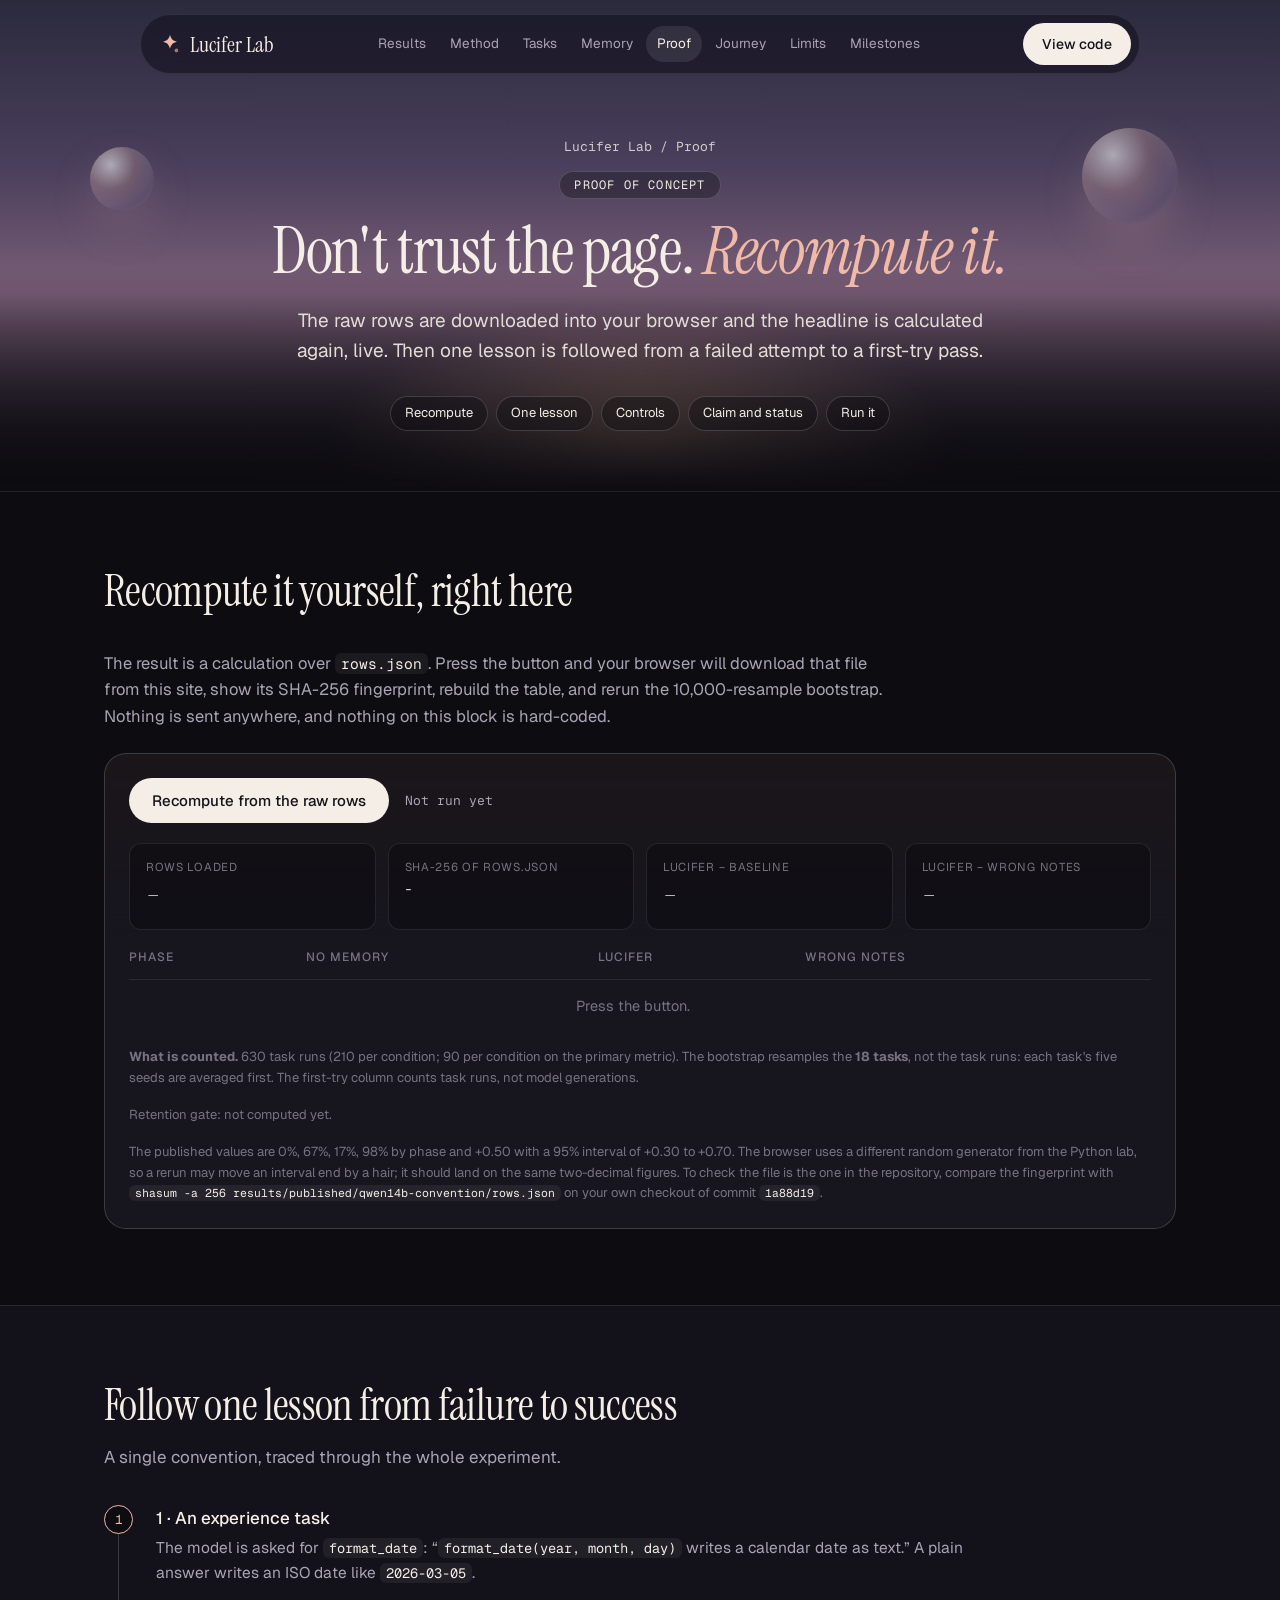
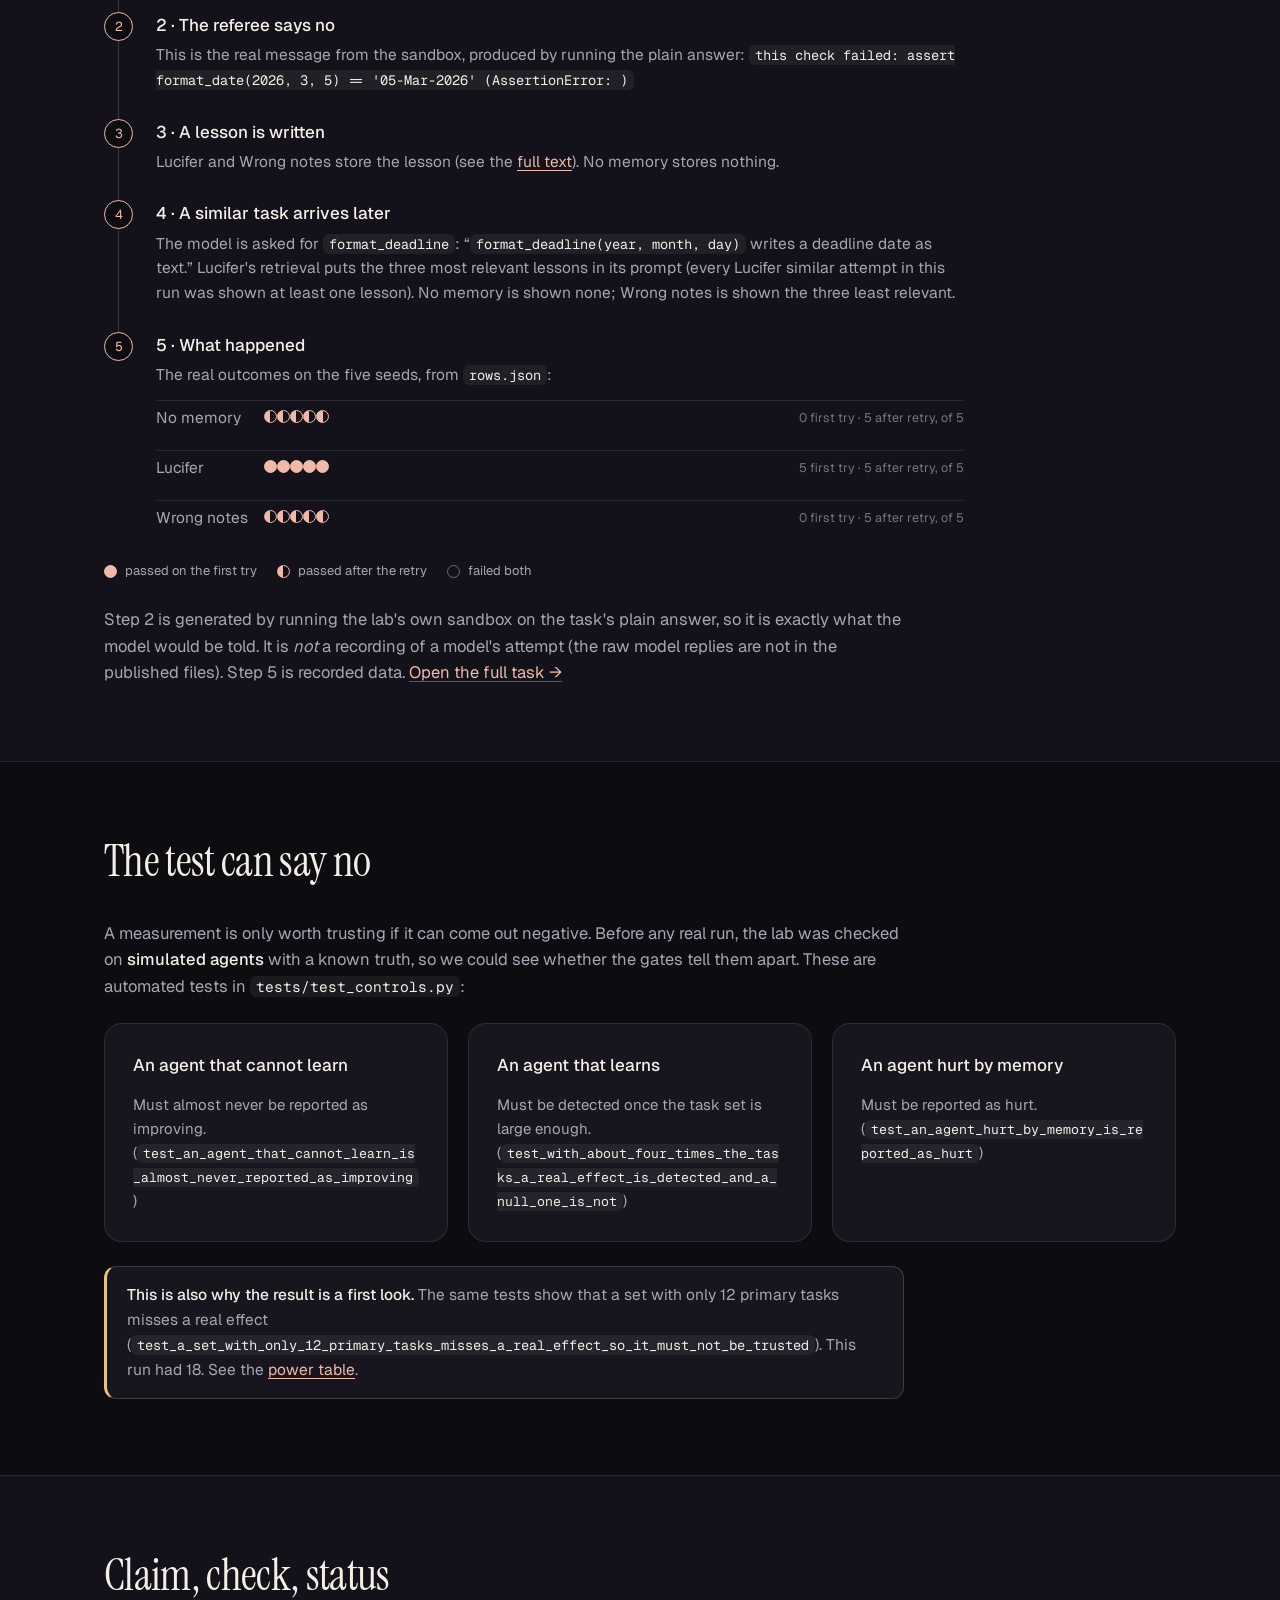
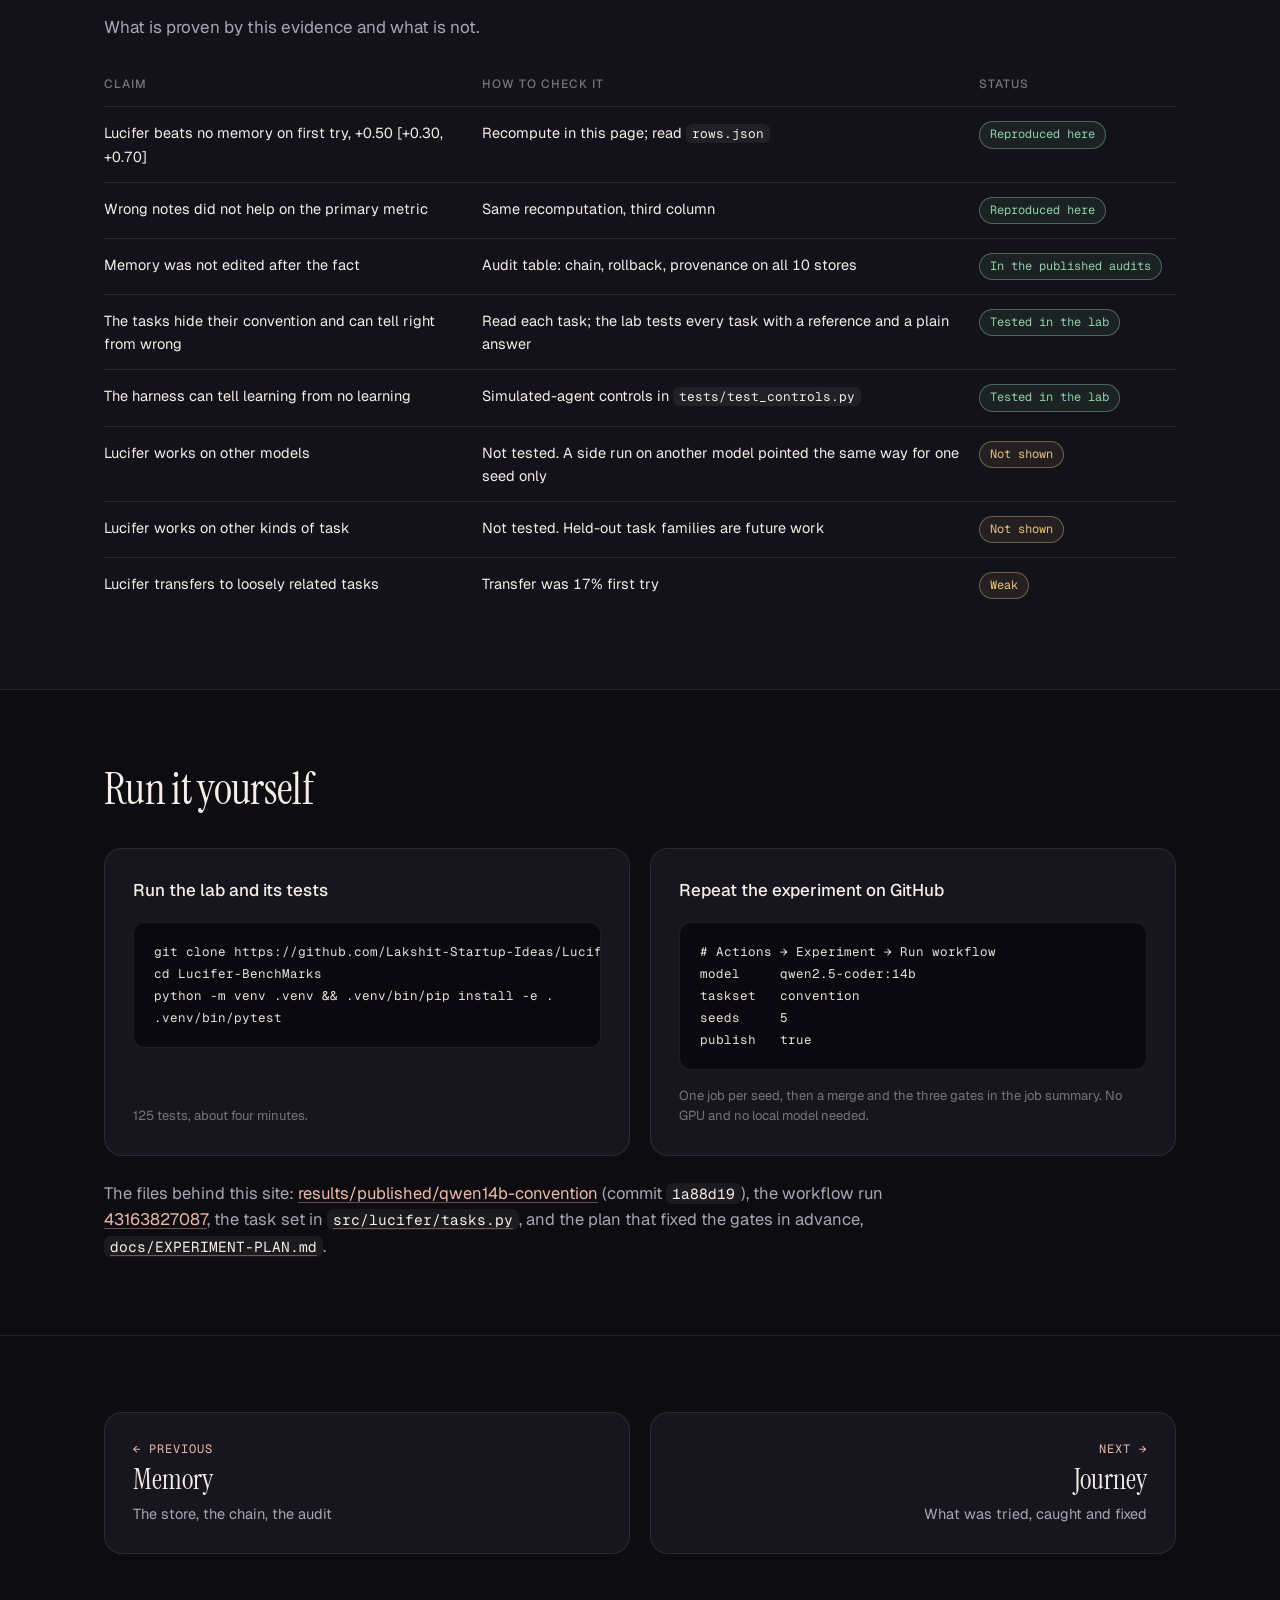
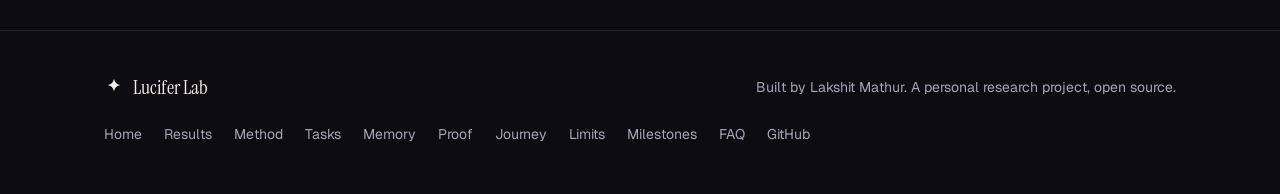
<file: proof.html>
<!doctype html>
<html lang="en">
<head>
<meta charset="utf-8">
<meta name="viewport" content="width=device-width, initial-scale=1">
<title>Proof of concept — Lucifer Lab</title>
<meta name="description" content="Verify the Lucifer Lab result yourself: recompute the headline and the bootstrap interval in your browser from the raw rows, follow one lesson end to end, and see which claims are and are not supported.">
<meta name="theme-color" content="#0d0c11">
<meta property="og:type" content="website">
<meta property="og:title" content="Proof of concept — Lucifer Lab">
<meta property="og:description" content="Verify the Lucifer Lab result yourself: recompute the headline and the bootstrap interval in your browser from the raw rows, follow one lesson end to end, and see which claims are and are not supported.">
<meta name="twitter:card" content="summary">
<link rel="icon" href="favicon.svg" type="image/svg+xml">
<link rel="preconnect" href="https://fonts.googleapis.com">
<link rel="preconnect" href="https://fonts.gstatic.com" crossorigin>
<link href="https://fonts.googleapis.com/css2?family=Geist:wght@400;500;600&family=Geist+Mono:wght@400;500&family=Instrument+Serif:ital@0;1&display=swap" rel="stylesheet">
<link rel="stylesheet" href="styles.css">
</head>
<body data-page="proof">
<a class="skip" href="#main">Skip to content</a>
<div class="progress" aria-hidden="true"><i></i></div>
<header class="nav-wrap">
  <nav class="nav" aria-label="Main">
    <a class="brand" href="index.html" aria-label="Lucifer Lab, home">
      <svg class="brand-mark" viewBox="0 0 24 24" width="22" height="22" aria-hidden="true"><path d="M12 2c1.2 4.6 3 6.4 7.6 7.6-4.6 1.2-6.4 3-7.6 7.6-1.2-4.6-3-6.4-7.6-7.6C9 8.4 10.8 6.6 12 2Z" fill="currentColor"/><circle cx="19" cy="19" r="2" fill="currentColor" opacity=".6"/></svg>
      <span>Lucifer Lab</span>
    </a>
    <ul class="nav-links" id="nav-links">
      <li><a href="results.html">Results</a></li>
      <li><a href="method.html">Method</a></li>
      <li><a href="tasks.html">Tasks</a></li>
      <li><a href="memory.html">Memory</a></li>
      <li><a href="proof.html" aria-current="page">Proof</a></li>
      <li><a href="journey.html">Journey</a></li>
      <li><a href="limits.html">Limits</a></li>
      <li><a href="milestones.html">Milestones</a></li>
    </ul>
    <a class="btn btn-light nav-cta" href="https://github.com/Lakshit-Startup-Ideas/Lucifer-BenchMarks" rel="noopener">View code</a>
    <button class="menu-btn" type="button" aria-expanded="false" aria-controls="nav-links" aria-label="Open menu">
      <span></span><span></span>
    </button>
  </nav>
</header>
<main id="main">
<section class="phero">
  <div class="sky" aria-hidden="true"><div class="sky-glow" data-depth="14"></div><div class="orbs"><i class="orb o1" data-depth="30"></i><i class="orb o3" data-depth="40"></i></div></div>
  <div class="wrap phero-in">
    <p class="crumbs"><a href="index.html">Lucifer Lab</a><span>/</span><span>Proof</span></p>
    <p class="kicker-pill">Proof of concept</p>
    <h1 data-split>Don't trust the page. <em>Recompute it.</em></h1>
    <p class="lede">The raw rows are downloaded into your browser and the headline is calculated again, live. Then one lesson is followed from a failed attempt to a first-try pass.</p>
    <nav class="chips-nav" aria-label="On this page"><a href="#recompute">Recompute</a><a href="#follow">One lesson</a><a href="#controls">Controls</a><a href="#ledger">Claim and status</a><a href="#reproduce">Run it</a></nav>
  </div>
</section>
<section class="block" id="recompute">
  <div class="wrap">
    <div class="block-head reveal"><h2>Recompute it yourself, right here</h2></div>
<div class="prose reveal"><p>The result is a calculation over <code>rows.json</code>. Press the button and your browser will download that file from this site, show its SHA-256 fingerprint, rebuild the table, and rerun the 10,000-resample bootstrap. Nothing is sent anywhere, and nothing on this block is hard-coded.</p></div>
<div class="verify reveal" id="verify">
  <div class="verify-bar">
    <button class="btn btn-light" type="button" id="v-run">Recompute from the raw rows</button>
    <span class="v-state" id="v-state">Not run yet</span>
  </div>
  <div class="v-grid">
    <div class="v-card"><small>Rows loaded</small><b id="v-rows">–</b></div>
    <div class="v-card"><small>SHA-256 of rows.json</small><b class="mono" id="v-hash">–</b></div>
    <div class="v-card"><small>Lucifer − baseline</small><b id="v-eff">–</b><span id="v-ci"></span></div>
    <div class="v-card"><small>Lucifer − wrong notes</small><b id="v-eff2">–</b><span id="v-ci2"></span></div>
  </div>
  <div class="table-wrap"><table class="dt" id="v-table" style="min-width:560px"><thead><tr><th>Phase</th><th>No memory</th><th>Lucifer</th><th>Wrong notes</th></tr></thead><tbody><tr><td colspan="4" class="dimcell">Press the button.</td></tr></tbody></table></div>
  <p class="foot v-unit"><b>What is counted.</b> 630 task runs (210 per condition; 90 per condition on the primary metric). The bootstrap resamples the <b>18 tasks</b>, not the task runs: each task's five seeds are averaged first. The first-try column counts task runs, not model generations.</p>
  <p class="foot" id="v-gate">Retention gate: not computed yet.</p>
  <p class="foot">The published values are 0%, 67%, 17%, 98% by phase and +0.50 with a 95% interval of +0.30 to +0.70. The browser uses a different random generator from the Python lab, so a rerun may move an interval end by a hair; it should land on the same two-decimal figures. To check the file is the one in the repository, compare the fingerprint with <code>shasum -a 256 results/published/qwen14b-convention/rows.json</code> on your own checkout of commit <code>1a88d19</code>.</p>
</div>
  </div>
</section>
<section class="block block-alt" id="follow">
  <div class="wrap">
    <div class="block-head reveal"><h2>Follow one lesson from failure to success</h2><p>A single convention, traced through the whole experiment.</p></div>
<ol class="pipe reveal">
<li><b>1 · An experience task</b><span>The model is asked for <code>format_date</code>: “<code>format_date(year, month, day)</code> writes a calendar date as text.” A plain answer writes an ISO date like <code>2026-03-05</code>.</span></li>
<li><b>2 · The referee says no</b><span>This is the real message from the sandbox, produced by running the plain answer: <code class="wrapcode">this check failed: assert format_date(2026, 3, 5) == &#x27;05-Mar-2026&#x27;  (AssertionError: )</code></span></li>
<li><b>3 · A lesson is written</b><span>Lucifer and Wrong notes store the lesson (see the <a href="memory.html#example">full text</a>). No memory stores nothing.</span></li>
<li><b>4 · A similar task arrives later</b><span>The model is asked for <code>format_deadline</code>: “<code>format_deadline(year, month, day)</code> writes a deadline date as text.” Lucifer's retrieval puts the three most relevant lessons in its prompt (every Lucifer similar attempt in this run was shown at least one lesson). No memory is shown none; Wrong notes is shown the three least relevant.</span></li>
<li><b>5 · What happened</b><span>The real outcomes on the five seeds, from <code>rows.json</code>:<div class="outs inline"><div class="outrow"><span>No memory</span><span class="dotrow" role="img" aria-label="No memory, similar: 0 first try, 5 after retry, 0 failed"><i class="d d2"></i><i class="d d2"></i><i class="d d2"></i><i class="d d2"></i><i class="d d2"></i></span><em>0 first try · 5 after retry, of 5</em></div><div class="outrow"><span>Lucifer</span><span class="dotrow" role="img" aria-label="Lucifer, similar: 5 first try, 0 after retry, 0 failed"><i class="d d1"></i><i class="d d1"></i><i class="d d1"></i><i class="d d1"></i><i class="d d1"></i></span><em>5 first try · 5 after retry, of 5</em></div><div class="outrow"><span>Wrong notes</span><span class="dotrow" role="img" aria-label="Wrong notes, similar: 0 first try, 5 after retry, 0 failed"><i class="d d2"></i><i class="d d2"></i><i class="d d2"></i><i class="d d2"></i><i class="d d2"></i></span><em>0 first try · 5 after retry, of 5</em></div></div></span></li>
</ol>
<div class="legend dotkey reveal"><span><i class="d d1"></i>passed on the first try</span><span><i class="d d2"></i>passed after the retry</span><span><i class="d d0"></i>failed both</span></div>
<div class="prose reveal"><p>Step 2 is generated by running the lab's own sandbox on the task's plain answer, so it is exactly what the model would be told. It is <em>not</em> a recording of a model's attempt (the raw model replies are not in the published files). Step 5 is recorded data. <a href="tasks.html#date-4">Open the full task →</a></p></div>
  </div>
</section>
<section class="block" id="controls">
  <div class="wrap">
    <div class="block-head reveal"><h2>The test can say no</h2></div>
<div class="prose reveal"><p>A measurement is only worth trusting if it can come out negative. Before any real run, the lab was checked on <strong>simulated agents</strong> with a known truth, so we could see whether the gates tell them apart. These are automated tests in <code>tests/test_controls.py</code>:</p></div>
<div class="grid-3">
<article class="card reveal"><h3>An agent that cannot learn</h3><p>Must almost never be reported as improving. (<code>test_an_agent_that_cannot_learn_is_almost_never_reported_as_improving</code>)</p></article>
<article class="card reveal"><h3>An agent that learns</h3><p>Must be detected once the task set is large enough. (<code>test_with_about_four_times_the_tasks_a_real_effect_is_detected_and_a_null_one_is_not</code>)</p></article>
<article class="card reveal"><h3>An agent hurt by memory</h3><p>Must be reported as hurt. (<code>test_an_agent_hurt_by_memory_is_reported_as_hurt</code>)</p></article>
</div>
<div class="callout warn reveal"><b>This is also why the result is a first look.</b> The same tests show that a set with only 12 primary tasks misses a real effect (<code>test_a_set_with_only_12_primary_tasks_misses_a_real_effect_so_it_must_not_be_trusted</code>). This run had 18. See the <a href="limits.html#power">power table</a>.</div>
  </div>
</section>
<section class="block block-alt" id="ledger">
  <div class="wrap">
    <div class="block-head reveal"><h2>Claim, check, status</h2><p>What is proven by this evidence and what is not.</p></div>
<div class="table-wrap reveal"><table class="dt dt-wide" style="min-width:760px"><thead><tr><th>Claim</th><th>How to check it</th><th>Status</th></tr></thead><tbody><tr><td>Lucifer beats no memory on first try, +0.50 [+0.30, +0.70]</td><td>Recompute in this page; read <code>rows.json</code></td><td><span class='chip chip-ok'>Reproduced here</span></td></tr><tr><td>Wrong notes did not help on the primary metric</td><td>Same recomputation, third column</td><td><span class='chip chip-ok'>Reproduced here</span></td></tr><tr><td>Memory was not edited after the fact</td><td>Audit table: chain, rollback, provenance on all 10 stores</td><td><span class='chip chip-ok'>In the published audits</span></td></tr><tr><td>The tasks hide their convention and can tell right from wrong</td><td>Read each task; the lab tests every task with a reference and a plain answer</td><td><span class='chip chip-ok'>Tested in the lab</span></td></tr><tr><td>The harness can tell learning from no learning</td><td>Simulated-agent controls in <code>tests/test_controls.py</code></td><td><span class='chip chip-ok'>Tested in the lab</span></td></tr><tr><td>Lucifer works on other models</td><td>Not tested. A side run on another model pointed the same way for one seed only</td><td><span class='chip chip-mid'>Not shown</span></td></tr><tr><td>Lucifer works on other kinds of task</td><td>Not tested. Held-out task families are future work</td><td><span class='chip chip-mid'>Not shown</span></td></tr><tr><td>Lucifer transfers to loosely related tasks</td><td>Transfer was 17% first try</td><td><span class='chip chip-mid'>Weak</span></td></tr></tbody></table></div>
  </div>
</section>
<section class="block" id="reproduce">
  <div class="wrap">
    <div class="block-head reveal"><h2>Run it yourself</h2></div>
<div class="grid-2">
<article class="card reveal"><h3>Run the lab and its tests</h3><pre class=""><code>git clone https://github.com/Lakshit-Startup-Ideas/Lucifer-BenchMarks
cd Lucifer-BenchMarks
python -m venv .venv &amp;&amp; .venv/bin/pip install -e .
.venv/bin/pytest</code></pre><p class="foot">125 tests, about four minutes.</p></article>
<article class="card reveal"><h3>Repeat the experiment on GitHub</h3><pre class=""><code># Actions → Experiment → Run workflow
model     qwen2.5-coder:14b
taskset   convention
seeds     5
publish   true</code></pre><p class="foot">One job per seed, then a merge and the three gates in the job summary. No GPU and no local model needed.</p></article>
</div>
<div class="prose reveal"><p>The files behind this site: <a href="https://github.com/Lakshit-Startup-Ideas/Lucifer-BenchMarks/tree/main/results/published/qwen14b-convention" rel="noopener">results/published/qwen14b-convention</a> (commit <code>1a88d19</code>), the workflow run <a href="https://github.com/Lakshit-Startup-Ideas/Lucifer-BenchMarks/actions/runs/43163827087" rel="noopener">43163827087</a>, the task set in <a href="https://github.com/Lakshit-Startup-Ideas/Lucifer-BenchMarks/blob/main/src/lucifer/tasks.py" rel="noopener"><code>src/lucifer/tasks.py</code></a>, and the plan that fixed the gates in advance, <a href="https://github.com/Lakshit-Startup-Ideas/Lucifer-BenchMarks/blob/main/docs/EXPERIMENT-PLAN.md" rel="noopener"><code>docs/EXPERIMENT-PLAN.md</code></a>.</p></div>
  </div>
</section>
<section class="block"><div class="wrap pager"><a class="card pg" href="memory.html"><small>← Previous</small><b>Memory</b><span>The store, the chain, the audit</span></a><a class="card pg pg-next" href="journey.html"><small>Next →</small><b>Journey</b><span>What was tried, caught and fixed</span></a></div></section>
</main>
<footer class="footer">
  <div class="wrap foot-in">
    <div class="brand"><svg viewBox="0 0 24 24" width="20" height="20" aria-hidden="true"><path d="M12 2c1.2 4.6 3 6.4 7.6 7.6-4.6 1.2-6.4 3-7.6 7.6-1.2-4.6-3-6.4-7.6-7.6C9 8.4 10.8 6.6 12 2Z" fill="currentColor"/></svg><span>Lucifer Lab</span></div>
    <p>Built by Lakshit Mathur. A personal research project, open source.</p>
    <ul>
      <li><a href="index.html">Home</a></li><li><a href="results.html">Results</a></li><li><a href="method.html">Method</a></li><li><a href="tasks.html">Tasks</a></li><li><a href="memory.html">Memory</a></li><li><a href="proof.html">Proof</a></li><li><a href="journey.html">Journey</a></li><li><a href="limits.html">Limits</a></li><li><a href="milestones.html">Milestones</a></li>
      <li><a href="index.html#faq">FAQ</a></li>
      <li><a href="https://github.com/Lakshit-Startup-Ideas/Lucifer-BenchMarks" rel="noopener">GitHub</a></li>
    </ul>
  </div>
</footer>
<script src="script.js" defer></script>
</body>
</html>
</file>
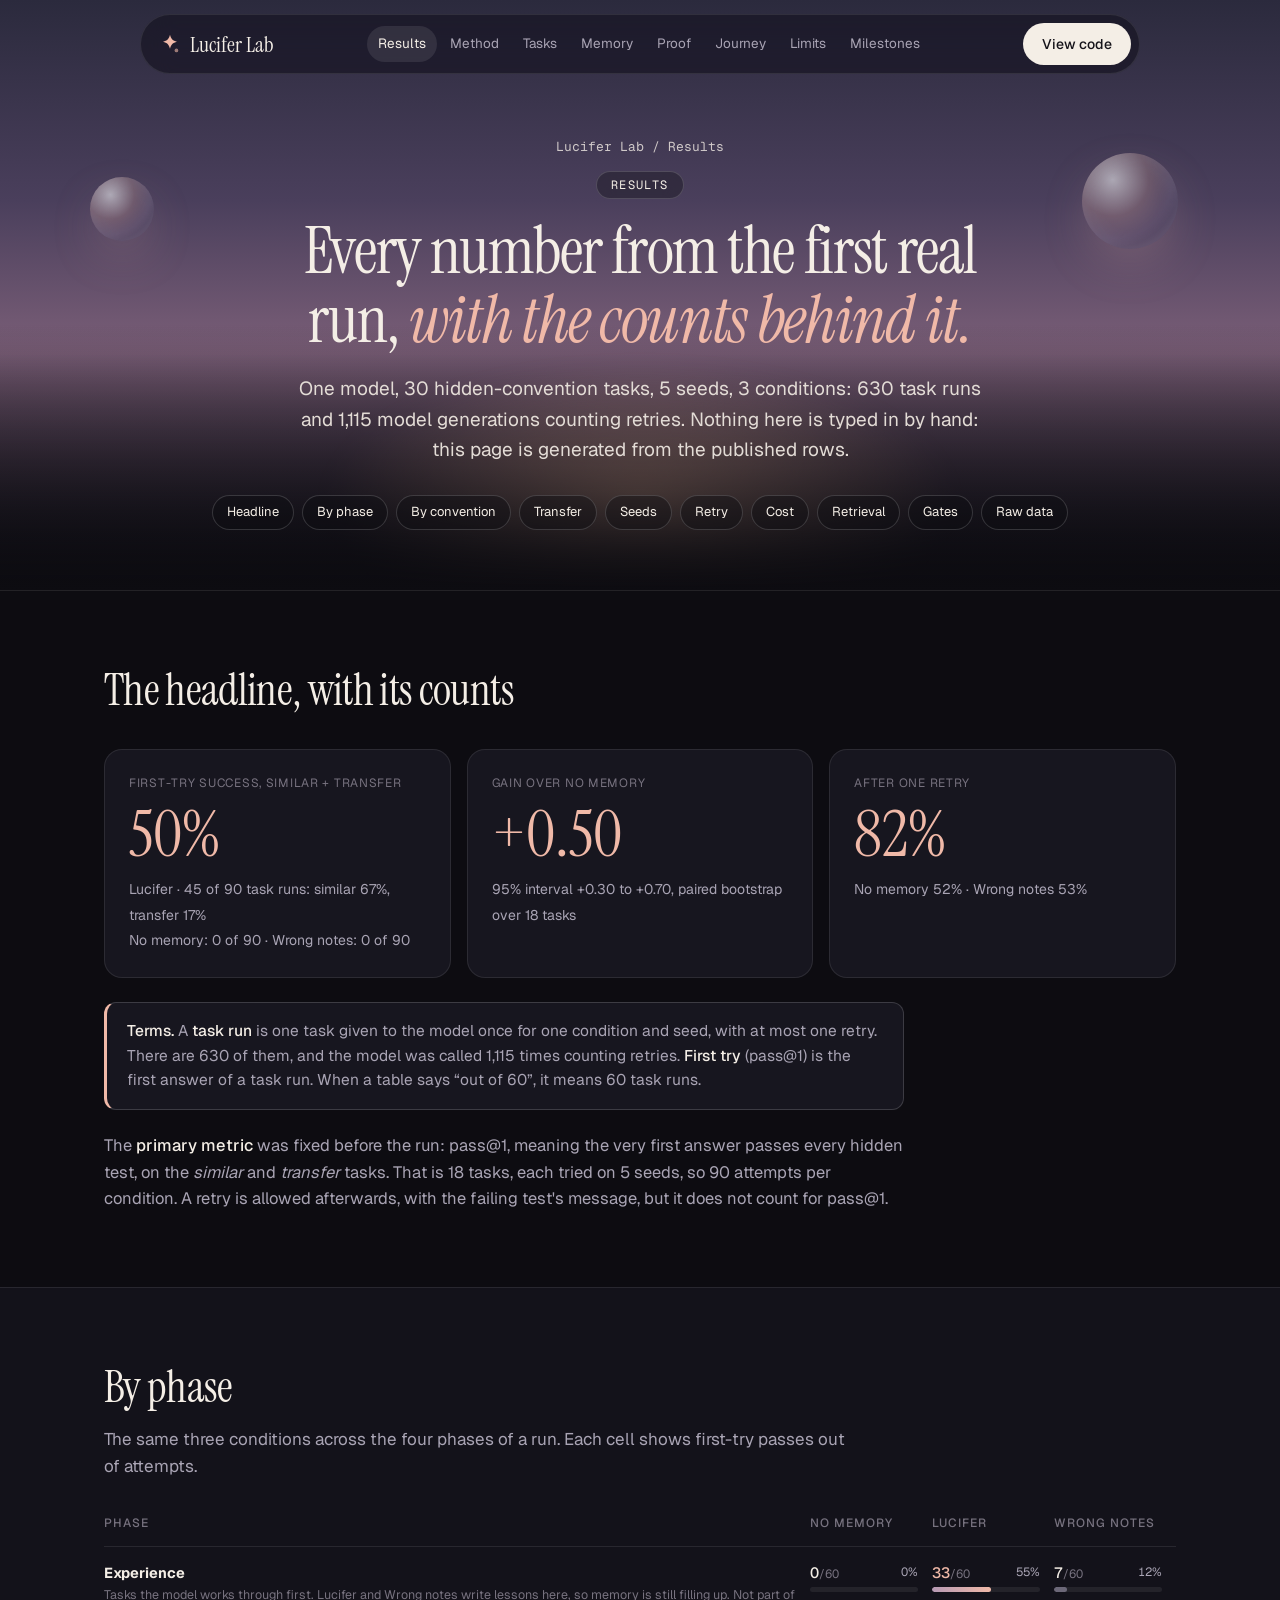
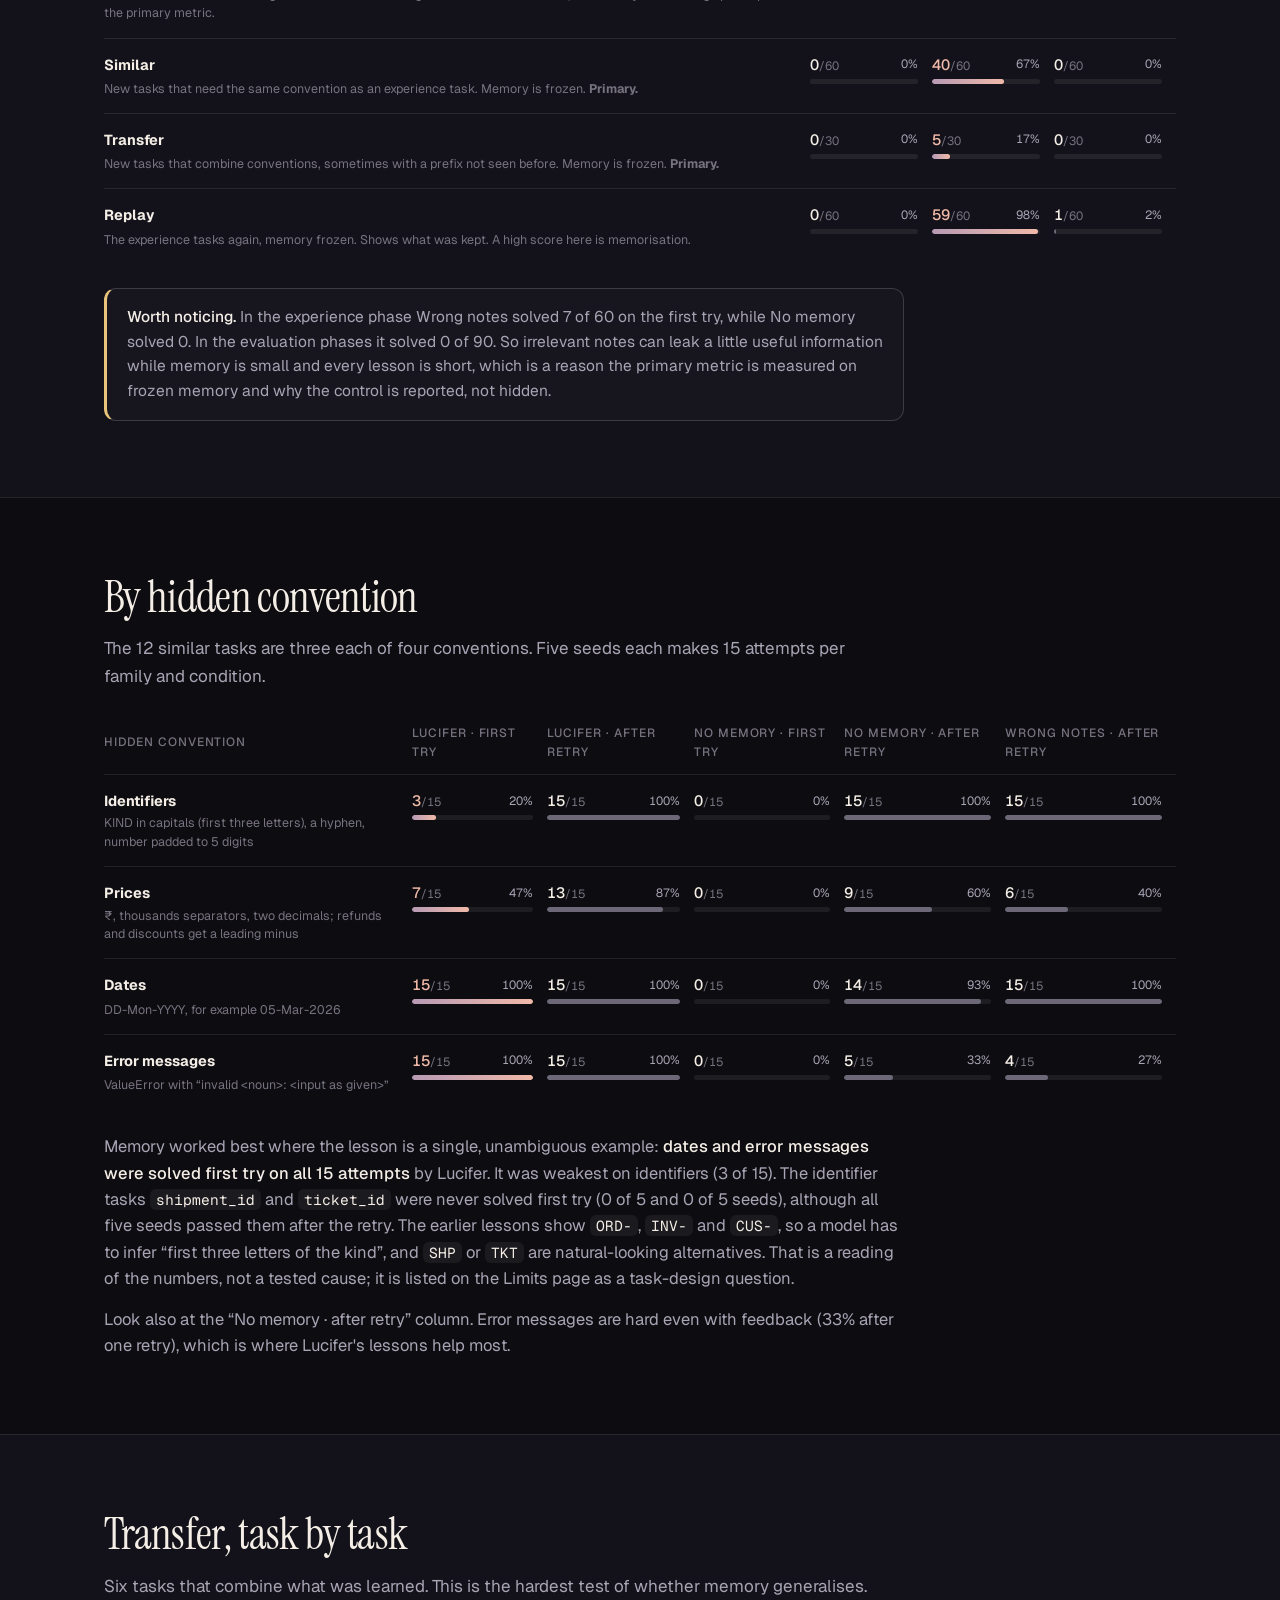
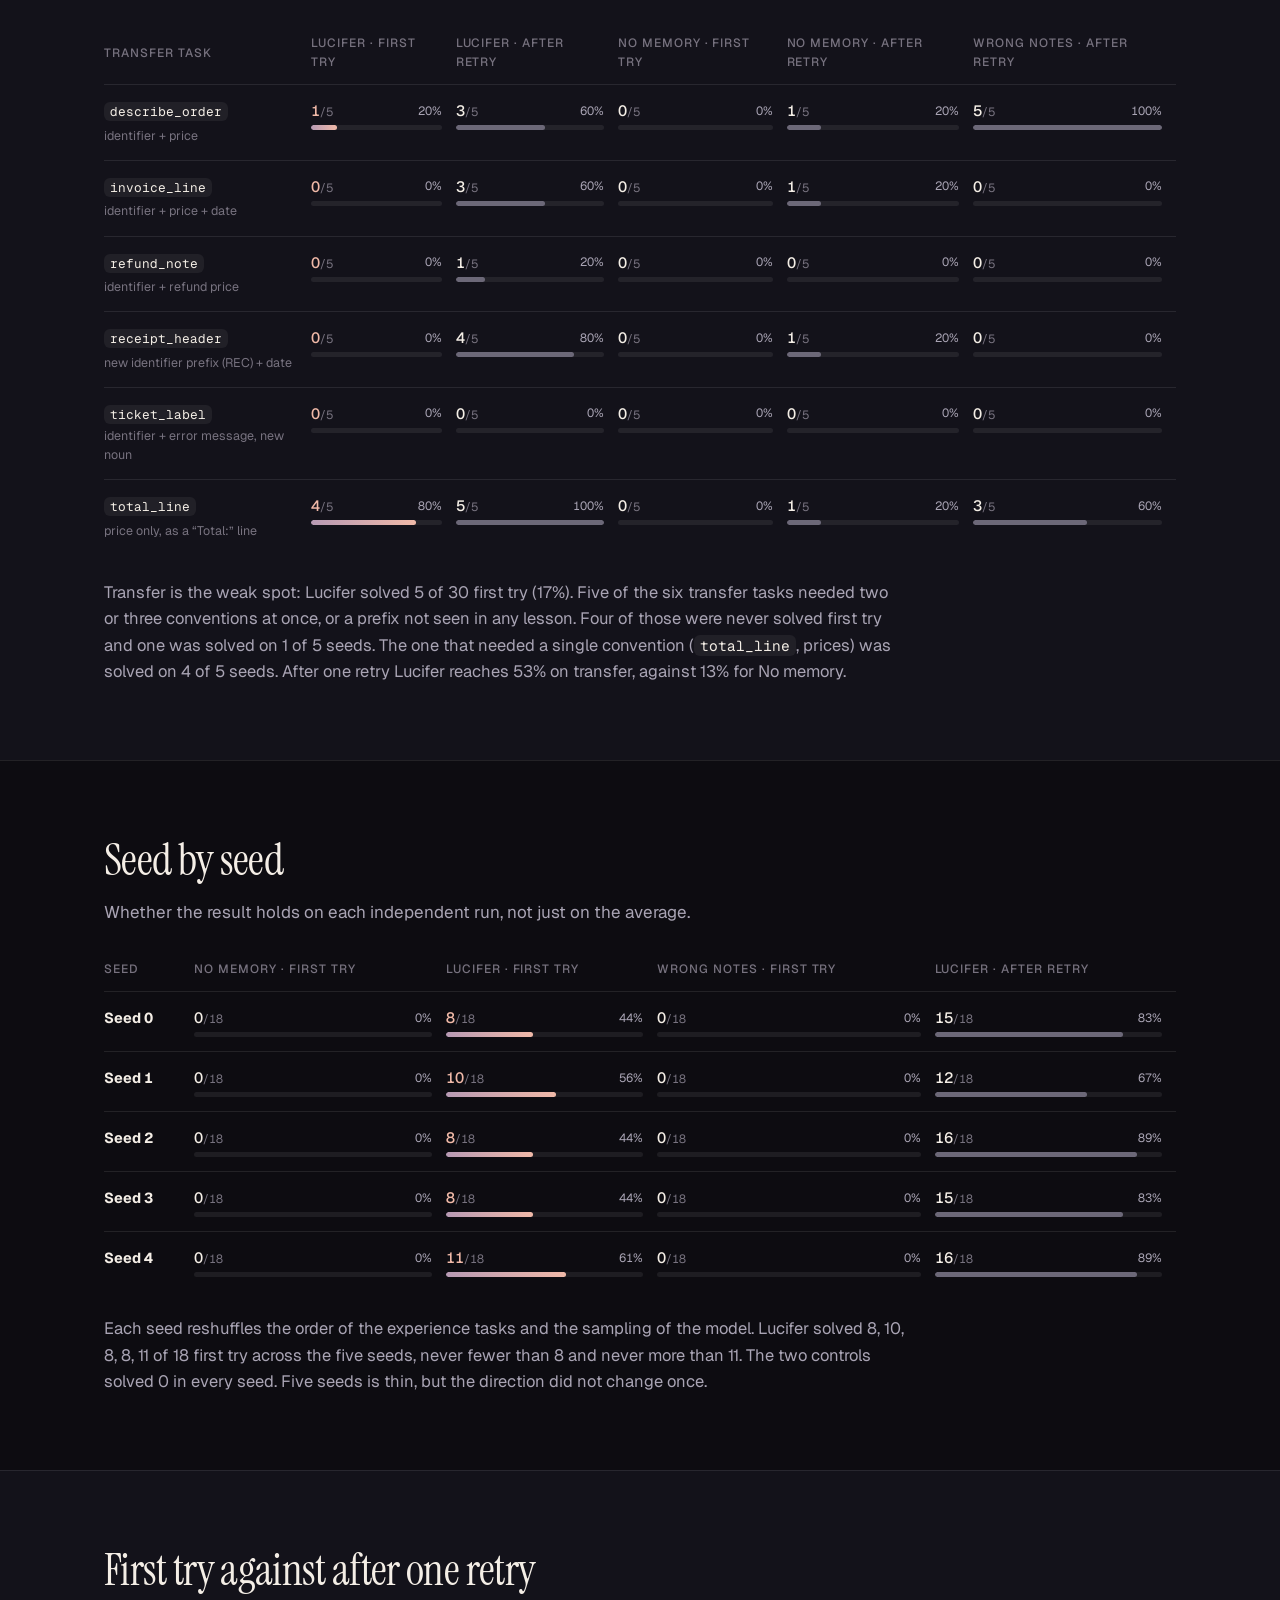
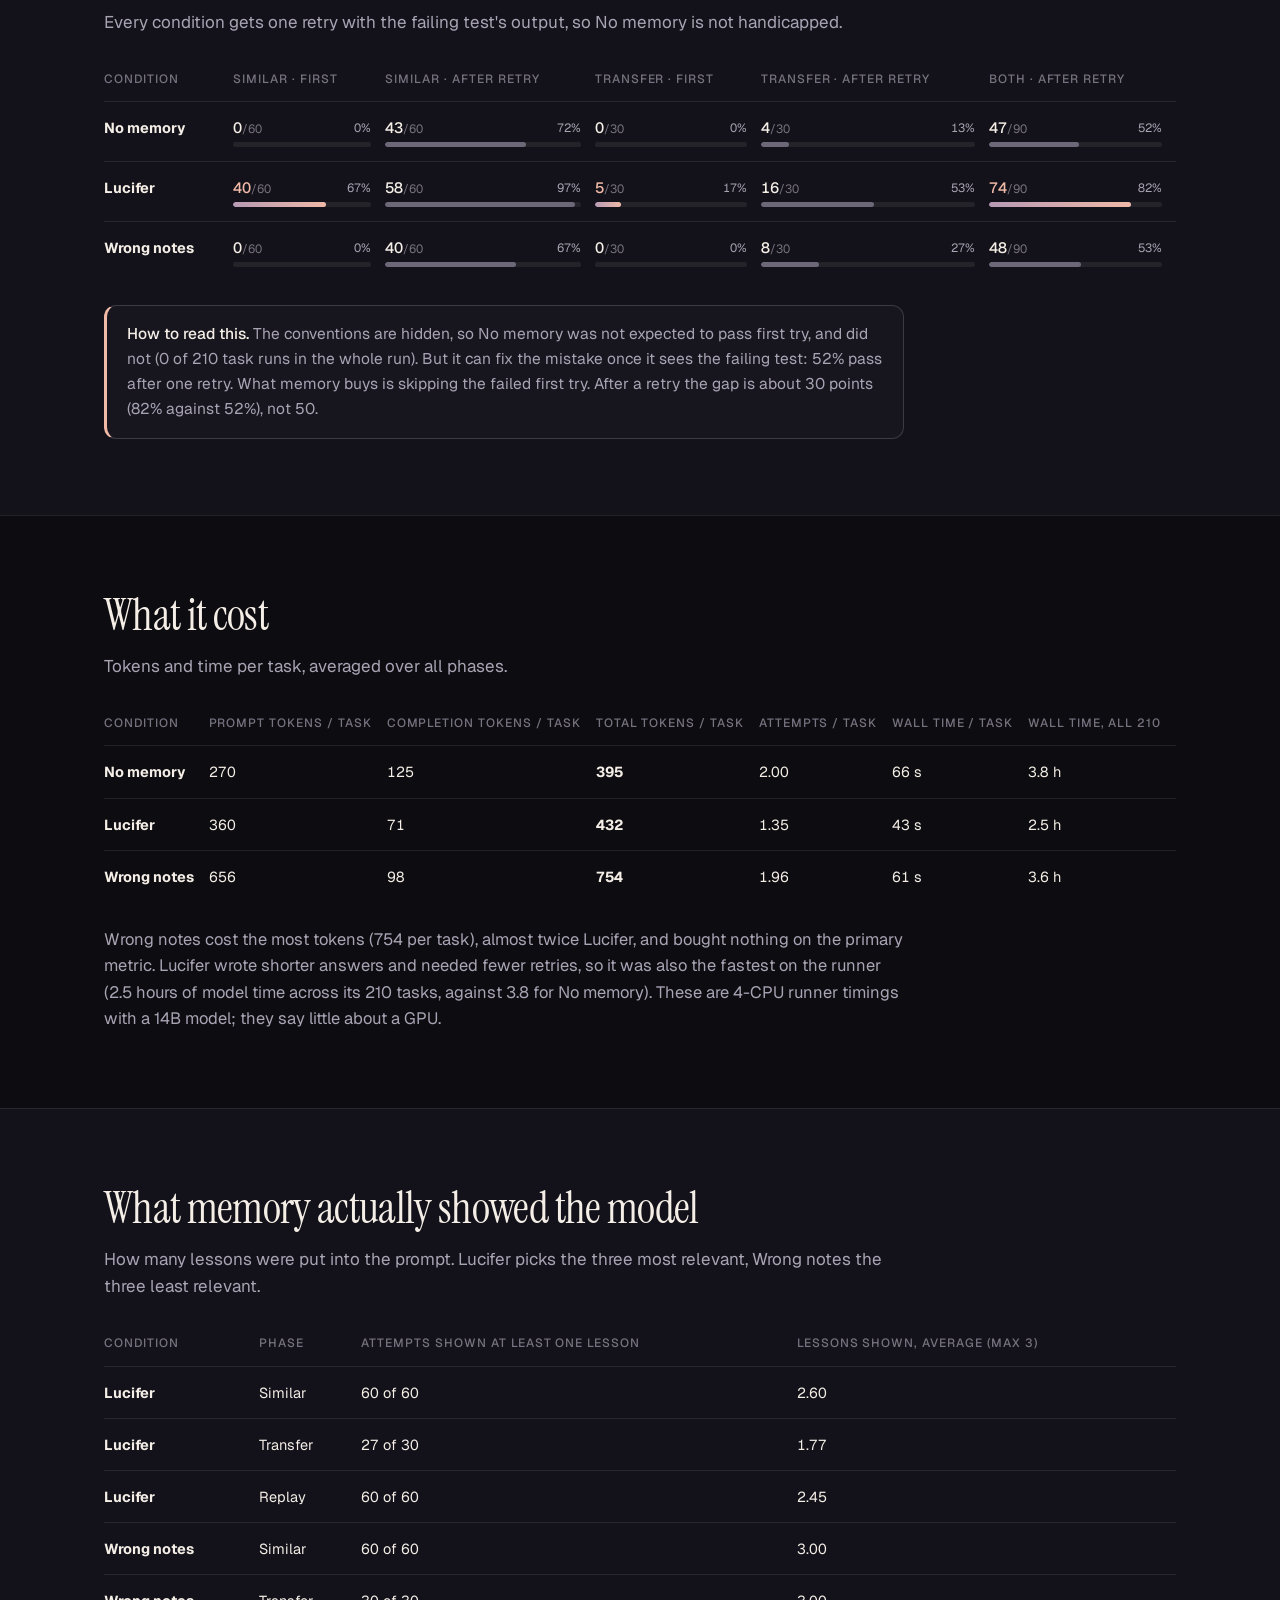
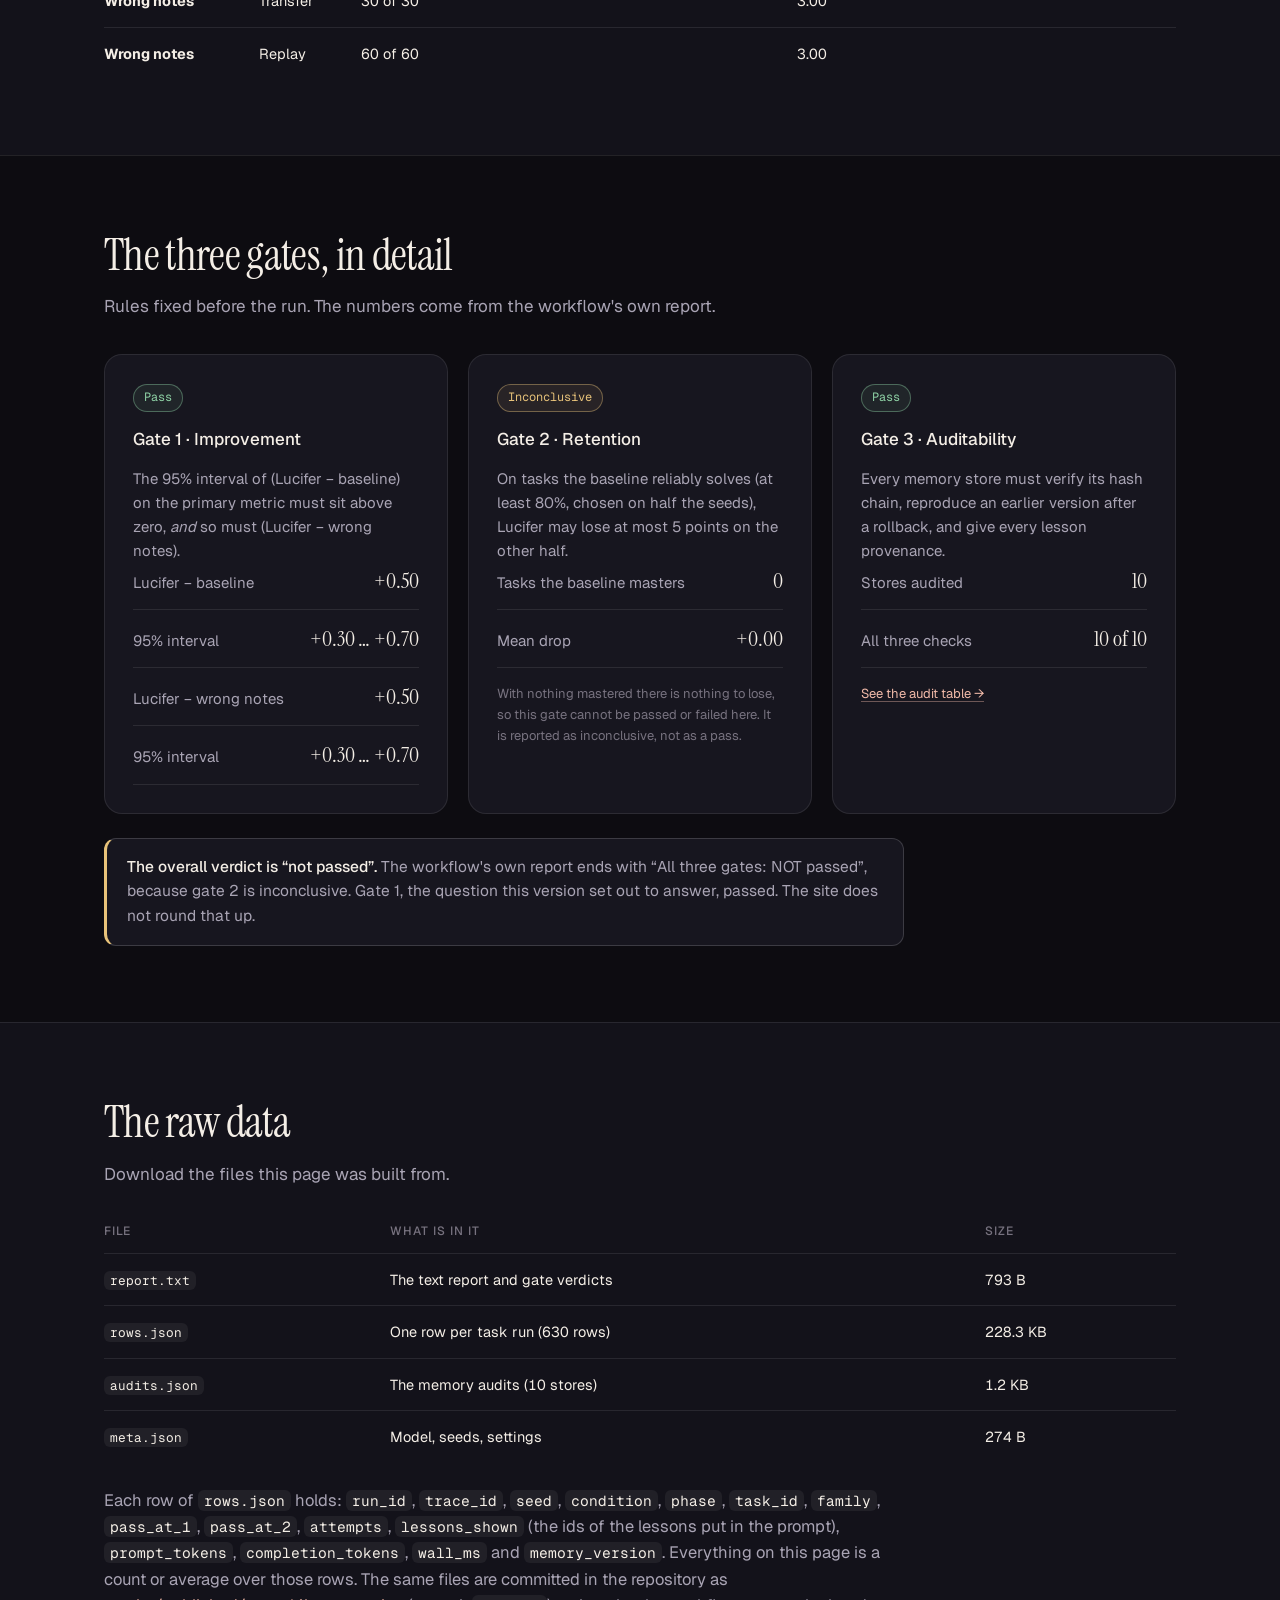
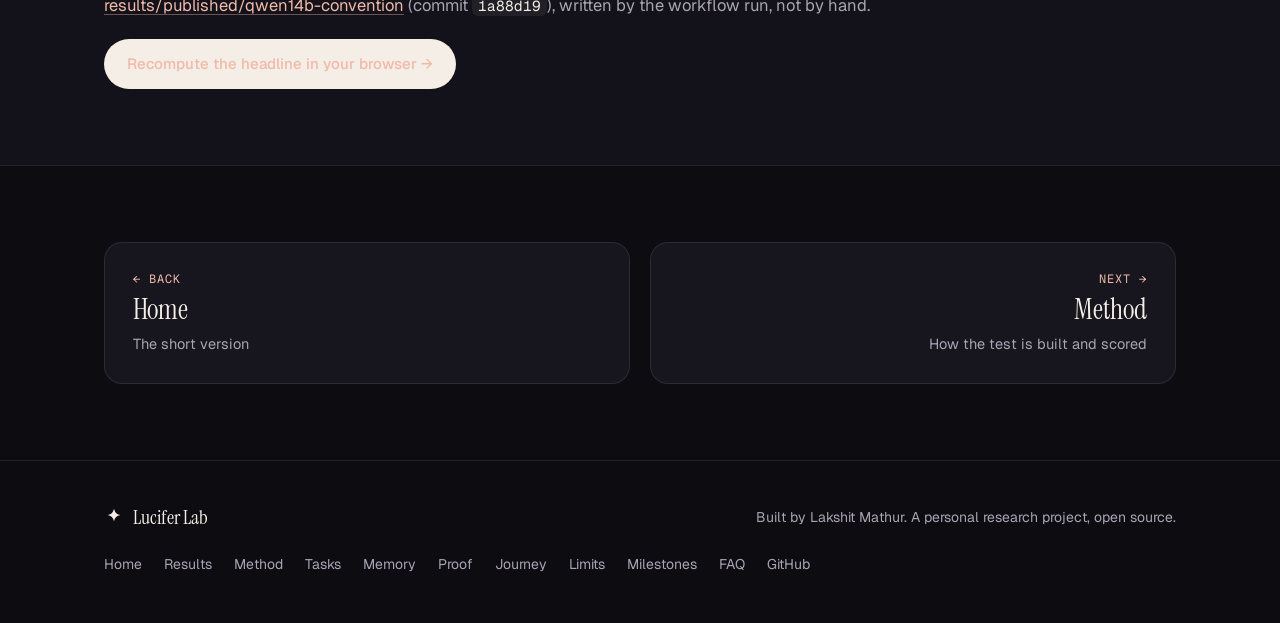
<file: results.html>
<!doctype html>
<html lang="en">
<head>
<meta charset="utf-8">
<meta name="viewport" content="width=device-width, initial-scale=1">
<title>Results — Lucifer Lab</title>
<meta name="description" content="The full Version 1 result of Lucifer Lab: first-try and after-retry success by phase, family, task and seed, cost, retrieval and the three gates, all computed from the published rows.">
<meta name="theme-color" content="#0d0c11">
<meta property="og:type" content="website">
<meta property="og:title" content="Results — Lucifer Lab">
<meta property="og:description" content="The full Version 1 result of Lucifer Lab: first-try and after-retry success by phase, family, task and seed, cost, retrieval and the three gates, all computed from the published rows.">
<meta name="twitter:card" content="summary">
<link rel="icon" href="favicon.svg" type="image/svg+xml">
<link rel="preconnect" href="https://fonts.googleapis.com">
<link rel="preconnect" href="https://fonts.gstatic.com" crossorigin>
<link href="https://fonts.googleapis.com/css2?family=Geist:wght@400;500;600&family=Geist+Mono:wght@400;500&family=Instrument+Serif:ital@0;1&display=swap" rel="stylesheet">
<link rel="stylesheet" href="styles.css">
</head>
<body data-page="results">
<a class="skip" href="#main">Skip to content</a>
<div class="progress" aria-hidden="true"><i></i></div>
<header class="nav-wrap">
  <nav class="nav" aria-label="Main">
    <a class="brand" href="index.html" aria-label="Lucifer Lab, home">
      <svg class="brand-mark" viewBox="0 0 24 24" width="22" height="22" aria-hidden="true"><path d="M12 2c1.2 4.6 3 6.4 7.6 7.6-4.6 1.2-6.4 3-7.6 7.6-1.2-4.6-3-6.4-7.6-7.6C9 8.4 10.8 6.6 12 2Z" fill="currentColor"/><circle cx="19" cy="19" r="2" fill="currentColor" opacity=".6"/></svg>
      <span>Lucifer Lab</span>
    </a>
    <ul class="nav-links" id="nav-links">
      <li><a href="results.html" aria-current="page">Results</a></li>
      <li><a href="method.html">Method</a></li>
      <li><a href="tasks.html">Tasks</a></li>
      <li><a href="memory.html">Memory</a></li>
      <li><a href="proof.html">Proof</a></li>
      <li><a href="journey.html">Journey</a></li>
      <li><a href="limits.html">Limits</a></li>
      <li><a href="milestones.html">Milestones</a></li>
    </ul>
    <a class="btn btn-light nav-cta" href="https://github.com/Lakshit-Startup-Ideas/Lucifer-BenchMarks" rel="noopener">View code</a>
    <button class="menu-btn" type="button" aria-expanded="false" aria-controls="nav-links" aria-label="Open menu">
      <span></span><span></span>
    </button>
  </nav>
</header>
<main id="main">
<section class="phero">
  <div class="sky" aria-hidden="true"><div class="sky-glow" data-depth="14"></div><div class="orbs"><i class="orb o1" data-depth="30"></i><i class="orb o3" data-depth="40"></i></div></div>
  <div class="wrap phero-in">
    <p class="crumbs"><a href="index.html">Lucifer Lab</a><span>/</span><span>Results</span></p>
    <p class="kicker-pill">Results</p>
    <h1 data-split>Every number from the first real run, <em>with the counts behind it.</em></h1>
    <p class="lede">One model, 30 hidden-convention tasks, 5 seeds, 3 conditions: 630 task runs and 1,115 model generations counting retries. Nothing here is typed in by hand: this page is generated from the published rows.</p>
    <nav class="chips-nav" aria-label="On this page"><a href="#headline">Headline</a><a href="#phase">By phase</a><a href="#family">By convention</a><a href="#transfer">Transfer</a><a href="#seeds">Seeds</a><a href="#retry">Retry</a><a href="#cost">Cost</a><a href="#retrieval">Retrieval</a><a href="#gates">Gates</a><a href="#data">Raw data</a></nav>
  </div>
</section>
<section class="block" id="headline">
  <div class="wrap">
    <div class="block-head reveal"><h2>The headline, with its counts</h2></div>
<div class="kpis">
  <div class="kpi reveal"><small>First-try success, similar + transfer</small><b>50%</b><span>Lucifer · 45 of 90 task runs: similar 67%, transfer 17%<br>No memory: 0 of 90 · Wrong notes: 0 of 90</span></div>
  <div class="kpi reveal"><small>Gain over no memory</small><b>+0.50</b><span>95% interval +0.30 to +0.70, paired bootstrap over 18 tasks</span></div>
  <div class="kpi reveal"><small>After one retry</small><b>82%</b><span>No memory 52% · Wrong notes 53%</span></div>
</div>
<div class="callout reveal"><b>Terms.</b> A <b>task run</b> is one task given to the model once for one condition and seed, with at most one retry. There are 630 of them, and the model was called 1,115 times counting retries. <b>First try</b> (pass@1) is the first answer of a task run. When a table says “out of 60”, it means 60 task runs.</div>
<div class="prose reveal"><p>The <strong>primary metric</strong> was fixed before the run: pass@1, meaning the very first answer passes every hidden test, on the <em>similar</em> and <em>transfer</em> tasks. That is 18 tasks, each tried on 5 seeds, so 90 attempts per condition. A retry is allowed afterwards, with the failing test's message, but it does not count for pass@1.</p></div>
  </div>
</section>
<section class="block block-alt" id="phase">
  <div class="wrap">
    <div class="block-head reveal"><h2>By phase</h2><p>The same three conditions across the four phases of a run. Each cell shows first-try passes out of attempts.</p></div>
<div class="table-wrap reveal"><table class="dt dt-wide" style="min-width:680px"><thead><tr><th>Phase</th><th>No memory</th><th>Lucifer</th><th>Wrong notes</th></tr></thead><tbody><tr><td><b>Experience</b><br><small>Tasks the model works through first. Lucifer and Wrong notes write lessons here, so memory is still filling up. Not part of the primary metric.</small></td><td><span class="cellmeter"><b>0<small>/60</small></b><span class="meter"><i style="--w:0%"></i></span><em>0%</em></span></td><td><span class="cellmeter hot"><b>33<small>/60</small></b><span class="meter"><i style="--w:55%"></i></span><em>55%</em></span></td><td><span class="cellmeter"><b>7<small>/60</small></b><span class="meter"><i style="--w:12%"></i></span><em>12%</em></span></td></tr><tr><td><b>Similar</b><br><small>New tasks that need the same convention as an experience task. Memory is frozen. <b>Primary.</b></small></td><td><span class="cellmeter"><b>0<small>/60</small></b><span class="meter"><i style="--w:0%"></i></span><em>0%</em></span></td><td><span class="cellmeter hot"><b>40<small>/60</small></b><span class="meter"><i style="--w:67%"></i></span><em>67%</em></span></td><td><span class="cellmeter"><b>0<small>/60</small></b><span class="meter"><i style="--w:0%"></i></span><em>0%</em></span></td></tr><tr><td><b>Transfer</b><br><small>New tasks that combine conventions, sometimes with a prefix not seen before. Memory is frozen. <b>Primary.</b></small></td><td><span class="cellmeter"><b>0<small>/30</small></b><span class="meter"><i style="--w:0%"></i></span><em>0%</em></span></td><td><span class="cellmeter hot"><b>5<small>/30</small></b><span class="meter"><i style="--w:17%"></i></span><em>17%</em></span></td><td><span class="cellmeter"><b>0<small>/30</small></b><span class="meter"><i style="--w:0%"></i></span><em>0%</em></span></td></tr><tr><td><b>Replay</b><br><small>The experience tasks again, memory frozen. Shows what was kept. A high score here is memorisation.</small></td><td><span class="cellmeter"><b>0<small>/60</small></b><span class="meter"><i style="--w:0%"></i></span><em>0%</em></span></td><td><span class="cellmeter hot"><b>59<small>/60</small></b><span class="meter"><i style="--w:98%"></i></span><em>98%</em></span></td><td><span class="cellmeter"><b>1<small>/60</small></b><span class="meter"><i style="--w:2%"></i></span><em>2%</em></span></td></tr></tbody></table></div><div class="callout warn reveal"><b>Worth noticing.</b> In the experience phase Wrong notes solved 7 of 60 on the first try, while No memory solved 0. In the evaluation phases it solved 0 of 90. So irrelevant notes can leak a little useful information while memory is small and every lesson is short, which is a reason the primary metric is measured on frozen memory and why the control is reported, not hidden.</div>
  </div>
</section>
<section class="block" id="family">
  <div class="wrap">
    <div class="block-head reveal"><h2>By hidden convention</h2><p>The 12 similar tasks are three each of four conventions. Five seeds each makes 15 attempts per family and condition.</p></div>
<div class="table-wrap reveal"><table class="dt dt-wide" style="min-width:820px"><thead><tr><th>Hidden convention</th><th>Lucifer · first try</th><th>Lucifer · after retry</th><th>No memory · first try</th><th>No memory · after retry</th><th>Wrong notes · after retry</th></tr></thead><tbody><tr><td><b>Identifiers</b><br><small>KIND in capitals (first three letters), a hyphen, number padded to 5 digits</small></td><td><span class="cellmeter hot"><b>3<small>/15</small></b><span class="meter"><i style="--w:20%"></i></span><em>20%</em></span></td><td><span class="cellmeter"><b>15<small>/15</small></b><span class="meter"><i style="--w:100%"></i></span><em>100%</em></span></td><td><span class="cellmeter"><b>0<small>/15</small></b><span class="meter"><i style="--w:0%"></i></span><em>0%</em></span></td><td><span class="cellmeter"><b>15<small>/15</small></b><span class="meter"><i style="--w:100%"></i></span><em>100%</em></span></td><td><span class="cellmeter"><b>15<small>/15</small></b><span class="meter"><i style="--w:100%"></i></span><em>100%</em></span></td></tr><tr><td><b>Prices</b><br><small>₹, thousands separators, two decimals; refunds and discounts get a leading minus</small></td><td><span class="cellmeter hot"><b>7<small>/15</small></b><span class="meter"><i style="--w:47%"></i></span><em>47%</em></span></td><td><span class="cellmeter"><b>13<small>/15</small></b><span class="meter"><i style="--w:87%"></i></span><em>87%</em></span></td><td><span class="cellmeter"><b>0<small>/15</small></b><span class="meter"><i style="--w:0%"></i></span><em>0%</em></span></td><td><span class="cellmeter"><b>9<small>/15</small></b><span class="meter"><i style="--w:60%"></i></span><em>60%</em></span></td><td><span class="cellmeter"><b>6<small>/15</small></b><span class="meter"><i style="--w:40%"></i></span><em>40%</em></span></td></tr><tr><td><b>Dates</b><br><small>DD-Mon-YYYY, for example 05-Mar-2026</small></td><td><span class="cellmeter hot"><b>15<small>/15</small></b><span class="meter"><i style="--w:100%"></i></span><em>100%</em></span></td><td><span class="cellmeter"><b>15<small>/15</small></b><span class="meter"><i style="--w:100%"></i></span><em>100%</em></span></td><td><span class="cellmeter"><b>0<small>/15</small></b><span class="meter"><i style="--w:0%"></i></span><em>0%</em></span></td><td><span class="cellmeter"><b>14<small>/15</small></b><span class="meter"><i style="--w:93%"></i></span><em>93%</em></span></td><td><span class="cellmeter"><b>15<small>/15</small></b><span class="meter"><i style="--w:100%"></i></span><em>100%</em></span></td></tr><tr><td><b>Error messages</b><br><small>ValueError with “invalid &lt;noun&gt;: &lt;input as given&gt;”</small></td><td><span class="cellmeter hot"><b>15<small>/15</small></b><span class="meter"><i style="--w:100%"></i></span><em>100%</em></span></td><td><span class="cellmeter"><b>15<small>/15</small></b><span class="meter"><i style="--w:100%"></i></span><em>100%</em></span></td><td><span class="cellmeter"><b>0<small>/15</small></b><span class="meter"><i style="--w:0%"></i></span><em>0%</em></span></td><td><span class="cellmeter"><b>5<small>/15</small></b><span class="meter"><i style="--w:33%"></i></span><em>33%</em></span></td><td><span class="cellmeter"><b>4<small>/15</small></b><span class="meter"><i style="--w:27%"></i></span><em>27%</em></span></td></tr></tbody></table></div><div class="prose reveal">
<p>Memory worked best where the lesson is a single, unambiguous example: <strong>dates and error messages were solved first try on all 15 attempts</strong> by Lucifer. It was weakest on identifiers (3 of 15). The identifier tasks <code>shipment_id</code> and <code>ticket_id</code> were never solved first try (0 of 5 and 0 of 5 seeds), although all five seeds passed them after the retry. The earlier lessons show <code>ORD-</code>, <code>INV-</code> and <code>CUS-</code>, so a model has to infer “first three letters of the kind”, and <code>SHP</code> or <code>TKT</code> are natural-looking alternatives. That is a reading of the numbers, not a tested cause; it is listed on the Limits page as a task-design question.</p>
<p>Look also at the “No memory · after retry” column. Error messages are hard even with feedback (33% after one retry), which is where Lucifer's lessons help most.</p></div>
  </div>
</section>
<section class="block block-alt" id="transfer">
  <div class="wrap">
    <div class="block-head reveal"><h2>Transfer, task by task</h2><p>Six tasks that combine what was learned. This is the hardest test of whether memory generalises.</p></div>
<div class="table-wrap reveal"><table class="dt dt-wide" style="min-width:820px"><thead><tr><th>Transfer task</th><th>Lucifer · first try</th><th>Lucifer · after retry</th><th>No memory · first try</th><th>No memory · after retry</th><th>Wrong notes · after retry</th></tr></thead><tbody><tr><td><a href="tasks.html#mixed-11"><code>describe_order</code></a><br><small>identifier + price</small></td><td><span class="cellmeter hot"><b>1<small>/5</small></b><span class="meter"><i style="--w:20%"></i></span><em>20%</em></span></td><td><span class="cellmeter"><b>3<small>/5</small></b><span class="meter"><i style="--w:60%"></i></span><em>60%</em></span></td><td><span class="cellmeter"><b>0<small>/5</small></b><span class="meter"><i style="--w:0%"></i></span><em>0%</em></span></td><td><span class="cellmeter"><b>1<small>/5</small></b><span class="meter"><i style="--w:20%"></i></span><em>20%</em></span></td><td><span class="cellmeter"><b>5<small>/5</small></b><span class="meter"><i style="--w:100%"></i></span><em>100%</em></span></td></tr><tr><td><a href="tasks.html#mixed-12"><code>invoice_line</code></a><br><small>identifier + price + date</small></td><td><span class="cellmeter hot"><b>0<small>/5</small></b><span class="meter"><i style="--w:0%"></i></span><em>0%</em></span></td><td><span class="cellmeter"><b>3<small>/5</small></b><span class="meter"><i style="--w:60%"></i></span><em>60%</em></span></td><td><span class="cellmeter"><b>0<small>/5</small></b><span class="meter"><i style="--w:0%"></i></span><em>0%</em></span></td><td><span class="cellmeter"><b>1<small>/5</small></b><span class="meter"><i style="--w:20%"></i></span><em>20%</em></span></td><td><span class="cellmeter"><b>0<small>/5</small></b><span class="meter"><i style="--w:0%"></i></span><em>0%</em></span></td></tr><tr><td><a href="tasks.html#mixed-13"><code>refund_note</code></a><br><small>identifier + refund price</small></td><td><span class="cellmeter hot"><b>0<small>/5</small></b><span class="meter"><i style="--w:0%"></i></span><em>0%</em></span></td><td><span class="cellmeter"><b>1<small>/5</small></b><span class="meter"><i style="--w:20%"></i></span><em>20%</em></span></td><td><span class="cellmeter"><b>0<small>/5</small></b><span class="meter"><i style="--w:0%"></i></span><em>0%</em></span></td><td><span class="cellmeter"><b>0<small>/5</small></b><span class="meter"><i style="--w:0%"></i></span><em>0%</em></span></td><td><span class="cellmeter"><b>0<small>/5</small></b><span class="meter"><i style="--w:0%"></i></span><em>0%</em></span></td></tr><tr><td><a href="tasks.html#mixed-14"><code>receipt_header</code></a><br><small>new identifier prefix (REC) + date</small></td><td><span class="cellmeter hot"><b>0<small>/5</small></b><span class="meter"><i style="--w:0%"></i></span><em>0%</em></span></td><td><span class="cellmeter"><b>4<small>/5</small></b><span class="meter"><i style="--w:80%"></i></span><em>80%</em></span></td><td><span class="cellmeter"><b>0<small>/5</small></b><span class="meter"><i style="--w:0%"></i></span><em>0%</em></span></td><td><span class="cellmeter"><b>1<small>/5</small></b><span class="meter"><i style="--w:20%"></i></span><em>20%</em></span></td><td><span class="cellmeter"><b>0<small>/5</small></b><span class="meter"><i style="--w:0%"></i></span><em>0%</em></span></td></tr><tr><td><a href="tasks.html#mixed-15"><code>ticket_label</code></a><br><small>identifier + error message, new noun</small></td><td><span class="cellmeter hot"><b>0<small>/5</small></b><span class="meter"><i style="--w:0%"></i></span><em>0%</em></span></td><td><span class="cellmeter"><b>0<small>/5</small></b><span class="meter"><i style="--w:0%"></i></span><em>0%</em></span></td><td><span class="cellmeter"><b>0<small>/5</small></b><span class="meter"><i style="--w:0%"></i></span><em>0%</em></span></td><td><span class="cellmeter"><b>0<small>/5</small></b><span class="meter"><i style="--w:0%"></i></span><em>0%</em></span></td><td><span class="cellmeter"><b>0<small>/5</small></b><span class="meter"><i style="--w:0%"></i></span><em>0%</em></span></td></tr><tr><td><a href="tasks.html#mixed-16"><code>total_line</code></a><br><small>price only, as a “Total:” line</small></td><td><span class="cellmeter hot"><b>4<small>/5</small></b><span class="meter"><i style="--w:80%"></i></span><em>80%</em></span></td><td><span class="cellmeter"><b>5<small>/5</small></b><span class="meter"><i style="--w:100%"></i></span><em>100%</em></span></td><td><span class="cellmeter"><b>0<small>/5</small></b><span class="meter"><i style="--w:0%"></i></span><em>0%</em></span></td><td><span class="cellmeter"><b>1<small>/5</small></b><span class="meter"><i style="--w:20%"></i></span><em>20%</em></span></td><td><span class="cellmeter"><b>3<small>/5</small></b><span class="meter"><i style="--w:60%"></i></span><em>60%</em></span></td></tr></tbody></table></div><div class="prose reveal"><p>Transfer is the weak spot: Lucifer solved 5 of 30 first try (17%). Five of the six transfer tasks needed two or three conventions at once, or a prefix not seen in any lesson. Four of those were never solved first try and one was solved on 1 of 5 seeds. The one that needed a single convention (<code>total_line</code>, prices) was solved on 4 of 5 seeds. After one retry Lucifer reaches 53% on transfer, against 13% for No memory.</p></div>
  </div>
</section>
<section class="block" id="seeds">
  <div class="wrap">
    <div class="block-head reveal"><h2>Seed by seed</h2><p>Whether the result holds on each independent run, not just on the average.</p></div>
<div class="table-wrap reveal"><table class="dt dt-wide" style="min-width:720px"><thead><tr><th>Seed</th><th>No memory · first try</th><th>Lucifer · first try</th><th>Wrong notes · first try</th><th>Lucifer · after retry</th></tr></thead><tbody><tr><td><b>Seed 0</b></td><td><span class="cellmeter"><b>0<small>/18</small></b><span class="meter"><i style="--w:0%"></i></span><em>0%</em></span></td><td><span class="cellmeter hot"><b>8<small>/18</small></b><span class="meter"><i style="--w:44%"></i></span><em>44%</em></span></td><td><span class="cellmeter"><b>0<small>/18</small></b><span class="meter"><i style="--w:0%"></i></span><em>0%</em></span></td><td><span class="cellmeter"><b>15<small>/18</small></b><span class="meter"><i style="--w:83%"></i></span><em>83%</em></span></td></tr><tr><td><b>Seed 1</b></td><td><span class="cellmeter"><b>0<small>/18</small></b><span class="meter"><i style="--w:0%"></i></span><em>0%</em></span></td><td><span class="cellmeter hot"><b>10<small>/18</small></b><span class="meter"><i style="--w:56%"></i></span><em>56%</em></span></td><td><span class="cellmeter"><b>0<small>/18</small></b><span class="meter"><i style="--w:0%"></i></span><em>0%</em></span></td><td><span class="cellmeter"><b>12<small>/18</small></b><span class="meter"><i style="--w:67%"></i></span><em>67%</em></span></td></tr><tr><td><b>Seed 2</b></td><td><span class="cellmeter"><b>0<small>/18</small></b><span class="meter"><i style="--w:0%"></i></span><em>0%</em></span></td><td><span class="cellmeter hot"><b>8<small>/18</small></b><span class="meter"><i style="--w:44%"></i></span><em>44%</em></span></td><td><span class="cellmeter"><b>0<small>/18</small></b><span class="meter"><i style="--w:0%"></i></span><em>0%</em></span></td><td><span class="cellmeter"><b>16<small>/18</small></b><span class="meter"><i style="--w:89%"></i></span><em>89%</em></span></td></tr><tr><td><b>Seed 3</b></td><td><span class="cellmeter"><b>0<small>/18</small></b><span class="meter"><i style="--w:0%"></i></span><em>0%</em></span></td><td><span class="cellmeter hot"><b>8<small>/18</small></b><span class="meter"><i style="--w:44%"></i></span><em>44%</em></span></td><td><span class="cellmeter"><b>0<small>/18</small></b><span class="meter"><i style="--w:0%"></i></span><em>0%</em></span></td><td><span class="cellmeter"><b>15<small>/18</small></b><span class="meter"><i style="--w:83%"></i></span><em>83%</em></span></td></tr><tr><td><b>Seed 4</b></td><td><span class="cellmeter"><b>0<small>/18</small></b><span class="meter"><i style="--w:0%"></i></span><em>0%</em></span></td><td><span class="cellmeter hot"><b>11<small>/18</small></b><span class="meter"><i style="--w:61%"></i></span><em>61%</em></span></td><td><span class="cellmeter"><b>0<small>/18</small></b><span class="meter"><i style="--w:0%"></i></span><em>0%</em></span></td><td><span class="cellmeter"><b>16<small>/18</small></b><span class="meter"><i style="--w:89%"></i></span><em>89%</em></span></td></tr></tbody></table></div><div class="prose reveal"><p>Each seed reshuffles the order of the experience tasks and the sampling of the model. Lucifer solved 8, 10, 8, 8, 11 of 18 first try across the five seeds, never fewer than 8 and never more than 11. The two controls solved 0 in every seed. Five seeds is thin, but the direction did not change once.</p></div>
  </div>
</section>
<section class="block block-alt" id="retry">
  <div class="wrap">
    <div class="block-head reveal"><h2>First try against after one retry</h2><p>Every condition gets one retry with the failing test's output, so No memory is not handicapped.</p></div>
<div class="table-wrap reveal"><table class="dt dt-wide" style="min-width:820px"><thead><tr><th>Condition</th><th>Similar · first</th><th>Similar · after retry</th><th>Transfer · first</th><th>Transfer · after retry</th><th>Both · after retry</th></tr></thead><tbody><tr><td><b>No memory</b></td><td><span class="cellmeter"><b>0<small>/60</small></b><span class="meter"><i style="--w:0%"></i></span><em>0%</em></span></td><td><span class="cellmeter"><b>43<small>/60</small></b><span class="meter"><i style="--w:72%"></i></span><em>72%</em></span></td><td><span class="cellmeter"><b>0<small>/30</small></b><span class="meter"><i style="--w:0%"></i></span><em>0%</em></span></td><td><span class="cellmeter"><b>4<small>/30</small></b><span class="meter"><i style="--w:13%"></i></span><em>13%</em></span></td><td><span class="cellmeter"><b>47<small>/90</small></b><span class="meter"><i style="--w:52%"></i></span><em>52%</em></span></td></tr><tr><td><b>Lucifer</b></td><td><span class="cellmeter hot"><b>40<small>/60</small></b><span class="meter"><i style="--w:67%"></i></span><em>67%</em></span></td><td><span class="cellmeter"><b>58<small>/60</small></b><span class="meter"><i style="--w:97%"></i></span><em>97%</em></span></td><td><span class="cellmeter hot"><b>5<small>/30</small></b><span class="meter"><i style="--w:17%"></i></span><em>17%</em></span></td><td><span class="cellmeter"><b>16<small>/30</small></b><span class="meter"><i style="--w:53%"></i></span><em>53%</em></span></td><td><span class="cellmeter hot"><b>74<small>/90</small></b><span class="meter"><i style="--w:82%"></i></span><em>82%</em></span></td></tr><tr><td><b>Wrong notes</b></td><td><span class="cellmeter"><b>0<small>/60</small></b><span class="meter"><i style="--w:0%"></i></span><em>0%</em></span></td><td><span class="cellmeter"><b>40<small>/60</small></b><span class="meter"><i style="--w:67%"></i></span><em>67%</em></span></td><td><span class="cellmeter"><b>0<small>/30</small></b><span class="meter"><i style="--w:0%"></i></span><em>0%</em></span></td><td><span class="cellmeter"><b>8<small>/30</small></b><span class="meter"><i style="--w:27%"></i></span><em>27%</em></span></td><td><span class="cellmeter"><b>48<small>/90</small></b><span class="meter"><i style="--w:53%"></i></span><em>53%</em></span></td></tr></tbody></table></div><div class="callout reveal"><b>How to read this.</b> The conventions are hidden, so No memory was not expected to pass first try, and did not (0 of 210 task runs in the whole run). But it can fix the mistake once it sees the failing test: 52% pass after one retry. What memory buys is skipping the failed first try. After a retry the gap is about 30 points (82% against 52%), not 50.</div>
  </div>
</section>
<section class="block" id="cost">
  <div class="wrap">
    <div class="block-head reveal"><h2>What it cost</h2><p>Tokens and time per task, averaged over all phases.</p></div>
<div class="table-wrap reveal"><table class="dt dt-wide" style="min-width:860px"><thead><tr><th>Condition</th><th>Prompt tokens / task</th><th>Completion tokens / task</th><th>Total tokens / task</th><th>Attempts / task</th><th>Wall time / task</th><th>Wall time, all 210</th></tr></thead><tbody><tr><td><b>No memory</b></td><td>270</td><td>125</td><td><b>395</b></td><td>2.00</td><td>66 s</td><td>3.8 h</td></tr><tr><td><b>Lucifer</b></td><td>360</td><td>71</td><td><b>432</b></td><td>1.35</td><td>43 s</td><td>2.5 h</td></tr><tr><td><b>Wrong notes</b></td><td>656</td><td>98</td><td><b>754</b></td><td>1.96</td><td>61 s</td><td>3.6 h</td></tr></tbody></table></div><div class="prose reveal"><p>Wrong notes cost the most tokens (754 per task), almost twice Lucifer, and bought nothing on the primary metric. Lucifer wrote shorter answers and needed fewer retries, so it was also the fastest on the runner (2.5 hours of model time across its 210 tasks, against 3.8 for No memory). These are 4-CPU runner timings with a 14B model; they say little about a GPU.</p></div>
  </div>
</section>
<section class="block block-alt" id="retrieval">
  <div class="wrap">
    <div class="block-head reveal"><h2>What memory actually showed the model</h2><p>How many lessons were put into the prompt. Lucifer picks the three most relevant, Wrong notes the three least relevant.</p></div>
<div class="table-wrap reveal"><table class="dt" style="min-width:560px"><thead><tr><th>Condition</th><th>Phase</th><th>Attempts shown at least one lesson</th><th>Lessons shown, average (max 3)</th></tr></thead><tbody><tr><td><b>Lucifer</b></td><td>Similar</td><td>60 of 60</td><td>2.60</td></tr><tr><td><b>Lucifer</b></td><td>Transfer</td><td>27 of 30</td><td>1.77</td></tr><tr><td><b>Lucifer</b></td><td>Replay</td><td>60 of 60</td><td>2.45</td></tr><tr><td><b>Wrong notes</b></td><td>Similar</td><td>60 of 60</td><td>3.00</td></tr><tr><td><b>Wrong notes</b></td><td>Transfer</td><td>30 of 30</td><td>3.00</td></tr><tr><td><b>Wrong notes</b></td><td>Replay</td><td>60 of 60</td><td>3.00</td></tr></tbody></table></div>
  </div>
</section>
<section class="block" id="gates">
  <div class="wrap">
    <div class="block-head reveal"><h2>The three gates, in detail</h2><p>Rules fixed before the run. The numbers come from the workflow's own report.</p></div>
<div class="gates-detail">
  <article class="card reveal"><span class="chip chip-ok">Pass</span><h3>Gate 1 · Improvement</h3><p>The 95% interval of (Lucifer − baseline) on the primary metric must sit above zero, <em>and</em> so must (Lucifer − wrong notes).</p><div class="kv"><span>Lucifer − baseline</span><b>+0.50</b></div><div class="kv"><span>95% interval</span><b>+0.30 … +0.70</b></div><div class="kv"><span>Lucifer − wrong notes</span><b>+0.50</b></div><div class="kv"><span>95% interval</span><b>+0.30 … +0.70</b></div></article>
  <article class="card reveal"><span class="chip chip-mid">Inconclusive</span><h3>Gate 2 · Retention</h3><p>On tasks the baseline reliably solves (at least 80%, chosen on half the seeds), Lucifer may lose at most 5 points on the other half.</p><div class="kv"><span>Tasks the baseline masters</span><b>0</b></div><div class="kv"><span>Mean drop</span><b>+0.00</b></div><p class="foot">With nothing mastered there is nothing to lose, so this gate cannot be passed or failed here. It is reported as inconclusive, not as a pass.</p></article>
  <article class="card reveal"><span class="chip chip-ok">Pass</span><h3>Gate 3 · Auditability</h3><p>Every memory store must verify its hash chain, reproduce an earlier version after a rollback, and give every lesson provenance.</p><div class="kv"><span>Stores audited</span><b>10</b></div><div class="kv"><span>All three checks</span><b>10 of 10</b></div><p class="foot"><a href="memory.html#audit">See the audit table →</a></p></article>
</div>
<div class="callout warn reveal"><b>The overall verdict is “not passed”.</b> The workflow's own report ends with “All three gates: NOT passed”, because gate 2 is inconclusive. Gate 1, the question this version set out to answer, passed. The site does not round that up.</div>
  </div>
</section>
<section class="block block-alt" id="data">
  <div class="wrap">
    <div class="block-head reveal"><h2>The raw data</h2><p>Download the files this page was built from.</p></div>
<div class="table-wrap reveal"><table class="dt" style="min-width:520px"><thead><tr><th>File</th><th>What is in it</th><th>Size</th></tr></thead><tbody><tr><td><a href="data/report.txt" download><code>report.txt</code></a></td><td>The text report and gate verdicts</td><td>793 B</td></tr><tr><td><a href="data/rows.json" download><code>rows.json</code></a></td><td>One row per task run (630 rows)</td><td>228.3 KB</td></tr><tr><td><a href="data/audits.json" download><code>audits.json</code></a></td><td>The memory audits (10 stores)</td><td>1.2 KB</td></tr><tr><td><a href="data/meta.json" download><code>meta.json</code></a></td><td>Model, seeds, settings</td><td>274 B</td></tr></tbody></table></div><div class="prose reveal"><p>Each row of <code>rows.json</code> holds: <code>run_id</code>, <code>trace_id</code>, <code>seed</code>, <code>condition</code>, <code>phase</code>, <code>task_id</code>, <code>family</code>, <code>pass_at_1</code>, <code>pass_at_2</code>, <code>attempts</code>, <code>lessons_shown</code> (the ids of the lessons put in the prompt), <code>prompt_tokens</code>, <code>completion_tokens</code>, <code>wall_ms</code> and <code>memory_version</code>. Everything on this page is a count or average over those rows. The same files are committed in the repository as <a href="https://github.com/Lakshit-Startup-Ideas/Lucifer-BenchMarks/tree/main/results/published/qwen14b-convention" rel="noopener">results/published/qwen14b-convention</a> (commit <code>1a88d19</code>), written by the workflow run, not by hand.</p><p><a class="btn btn-light" href="proof.html#recompute">Recompute the headline in your browser →</a></p></div>
  </div>
</section>
<section class="block"><div class="wrap pager"><a class="card pg" href="index.html"><small>← Back</small><b>Home</b><span>The short version</span></a><a class="card pg pg-next" href="method.html"><small>Next →</small><b>Method</b><span>How the test is built and scored</span></a></div></section>
</main>
<footer class="footer">
  <div class="wrap foot-in">
    <div class="brand"><svg viewBox="0 0 24 24" width="20" height="20" aria-hidden="true"><path d="M12 2c1.2 4.6 3 6.4 7.6 7.6-4.6 1.2-6.4 3-7.6 7.6-1.2-4.6-3-6.4-7.6-7.6C9 8.4 10.8 6.6 12 2Z" fill="currentColor"/></svg><span>Lucifer Lab</span></div>
    <p>Built by Lakshit Mathur. A personal research project, open source.</p>
    <ul>
      <li><a href="index.html">Home</a></li><li><a href="results.html">Results</a></li><li><a href="method.html">Method</a></li><li><a href="tasks.html">Tasks</a></li><li><a href="memory.html">Memory</a></li><li><a href="proof.html">Proof</a></li><li><a href="journey.html">Journey</a></li><li><a href="limits.html">Limits</a></li><li><a href="milestones.html">Milestones</a></li>
      <li><a href="index.html#faq">FAQ</a></li>
      <li><a href="https://github.com/Lakshit-Startup-Ideas/Lucifer-BenchMarks" rel="noopener">GitHub</a></li>
    </ul>
  </div>
</footer>
<script src="script.js" defer></script>
</body>
</html>
</file>
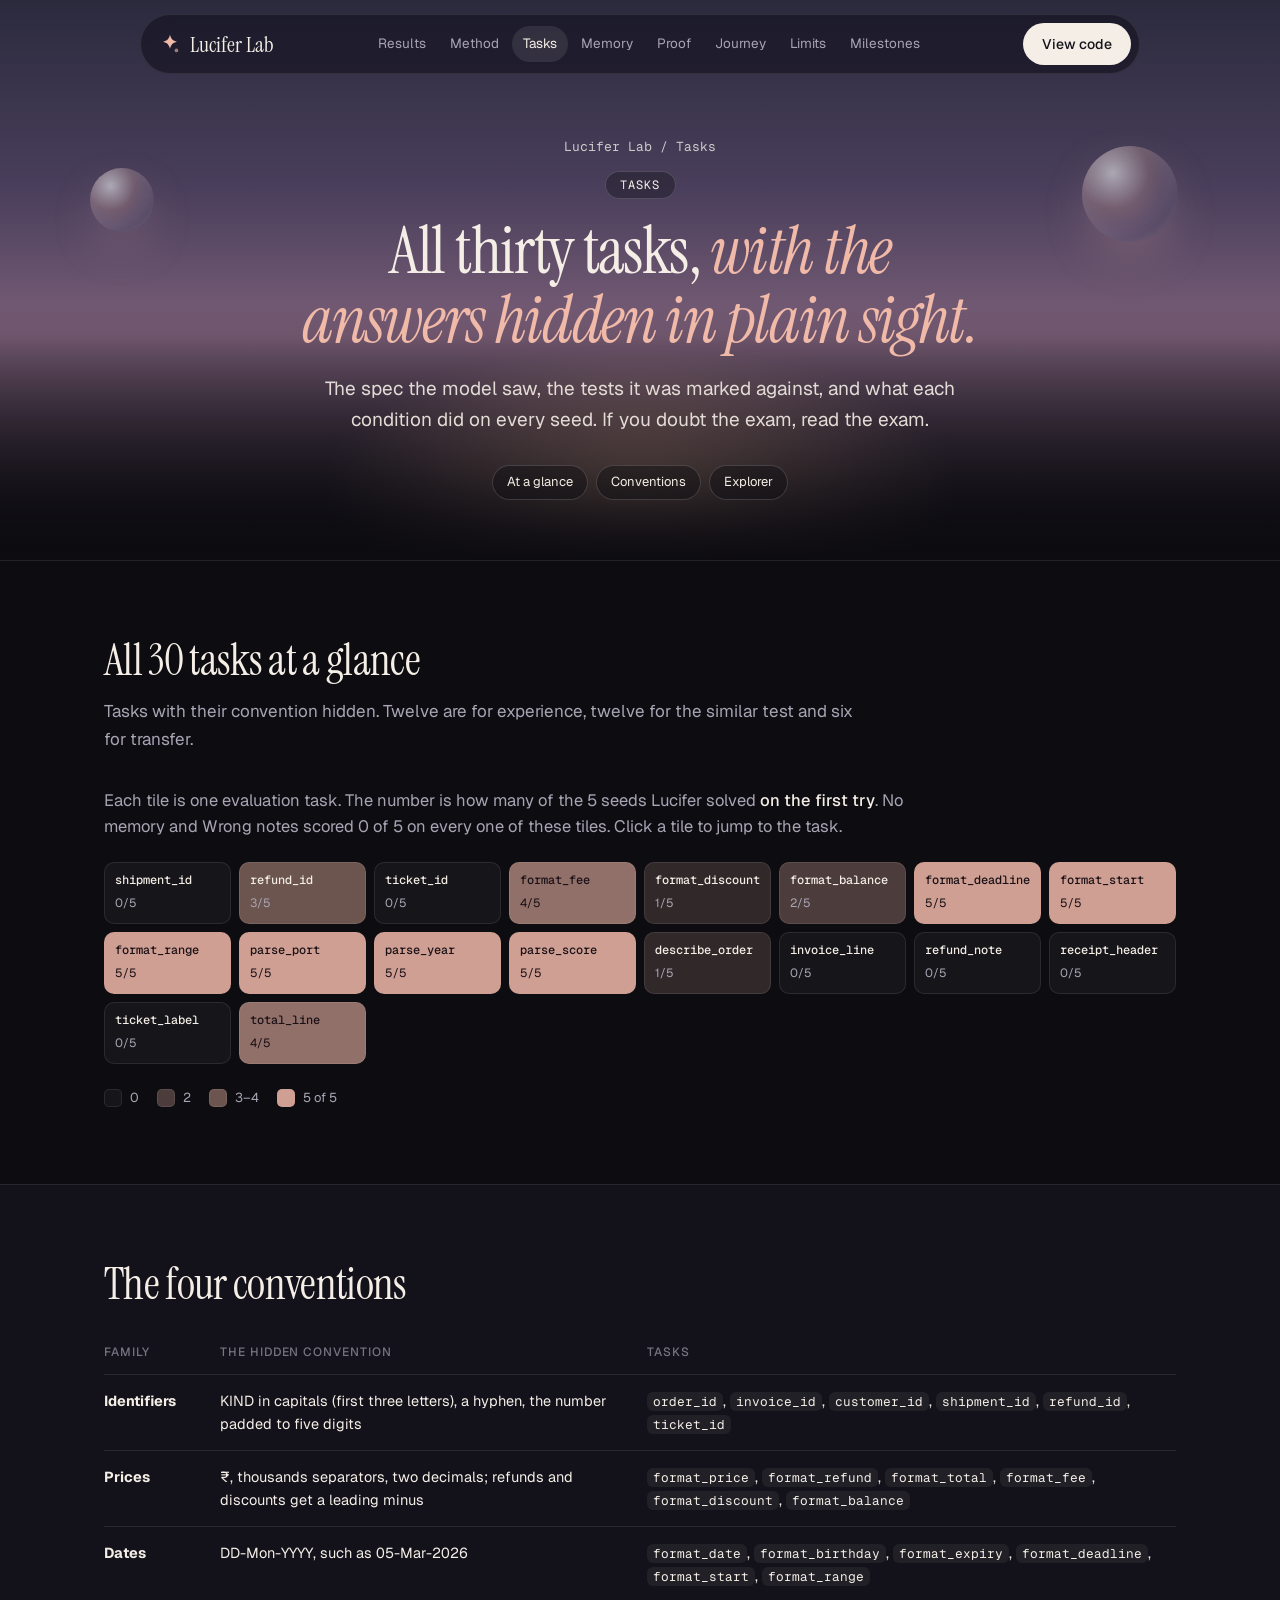
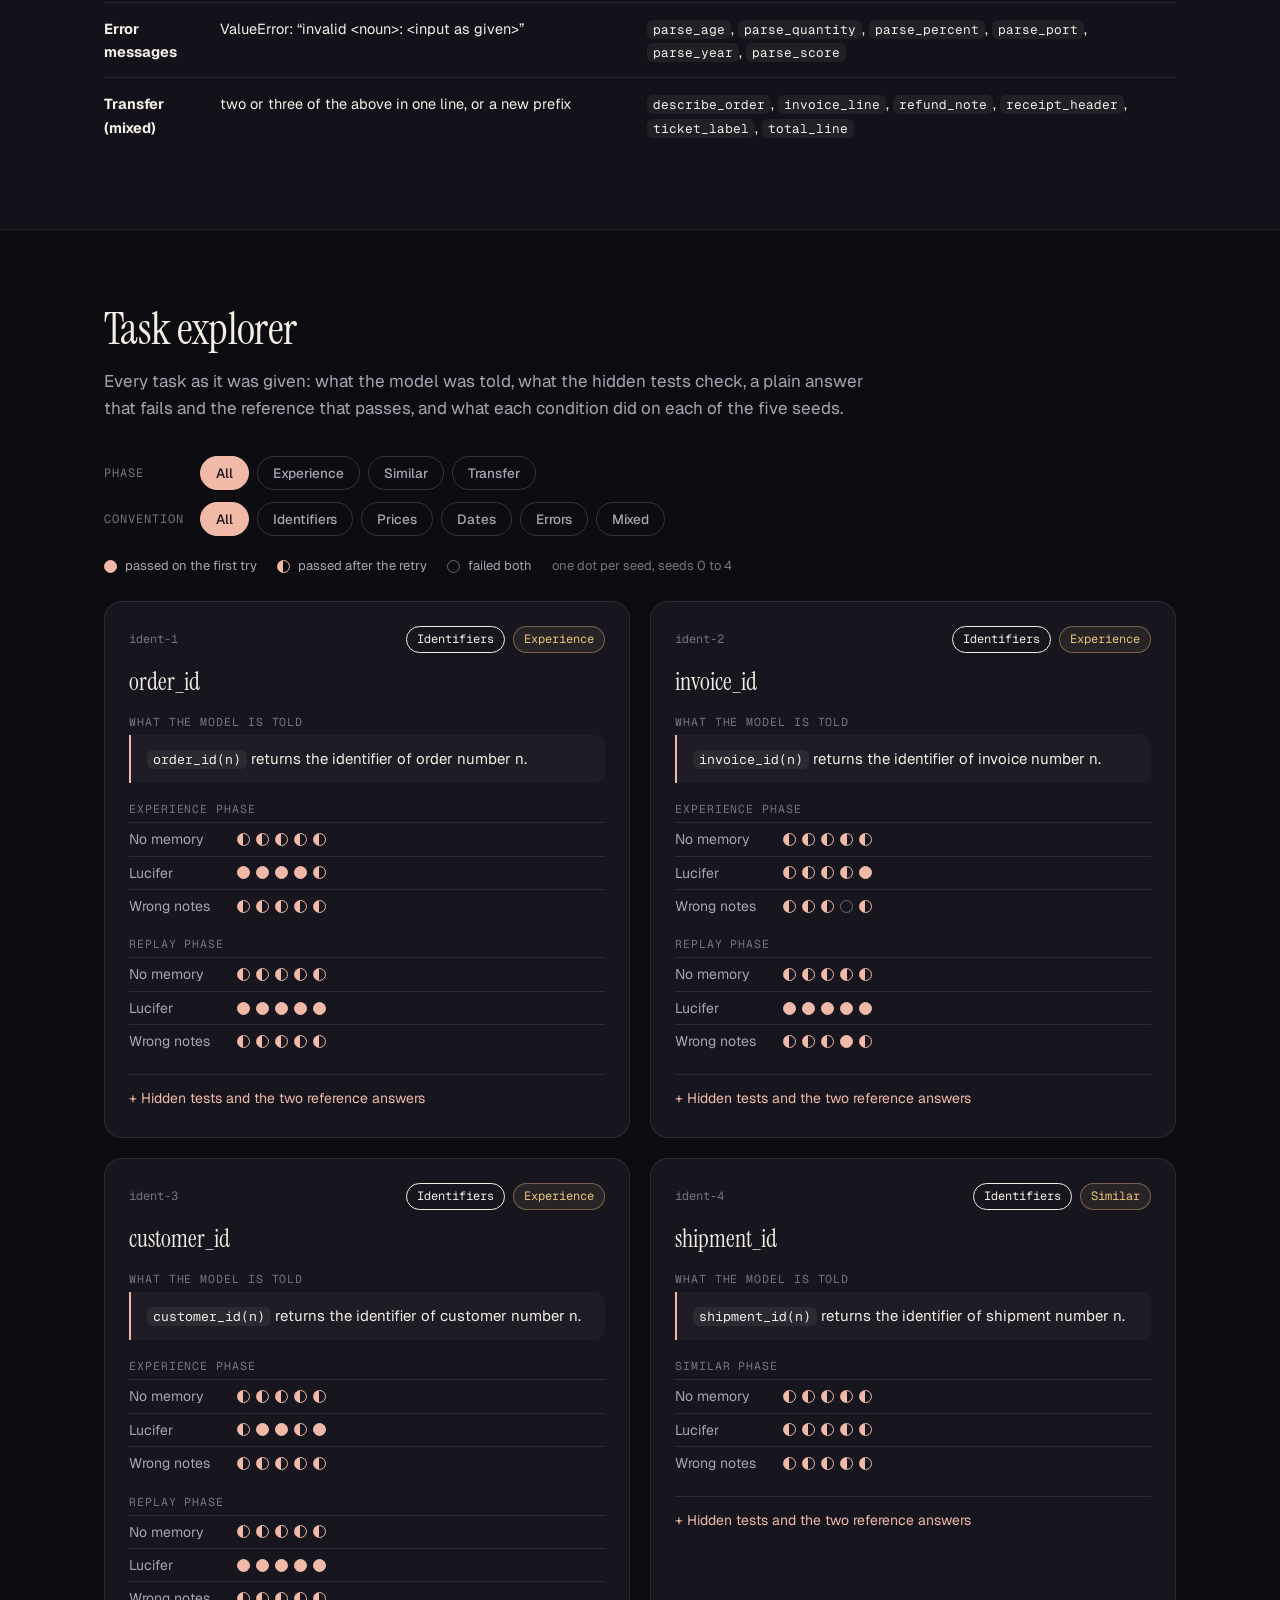
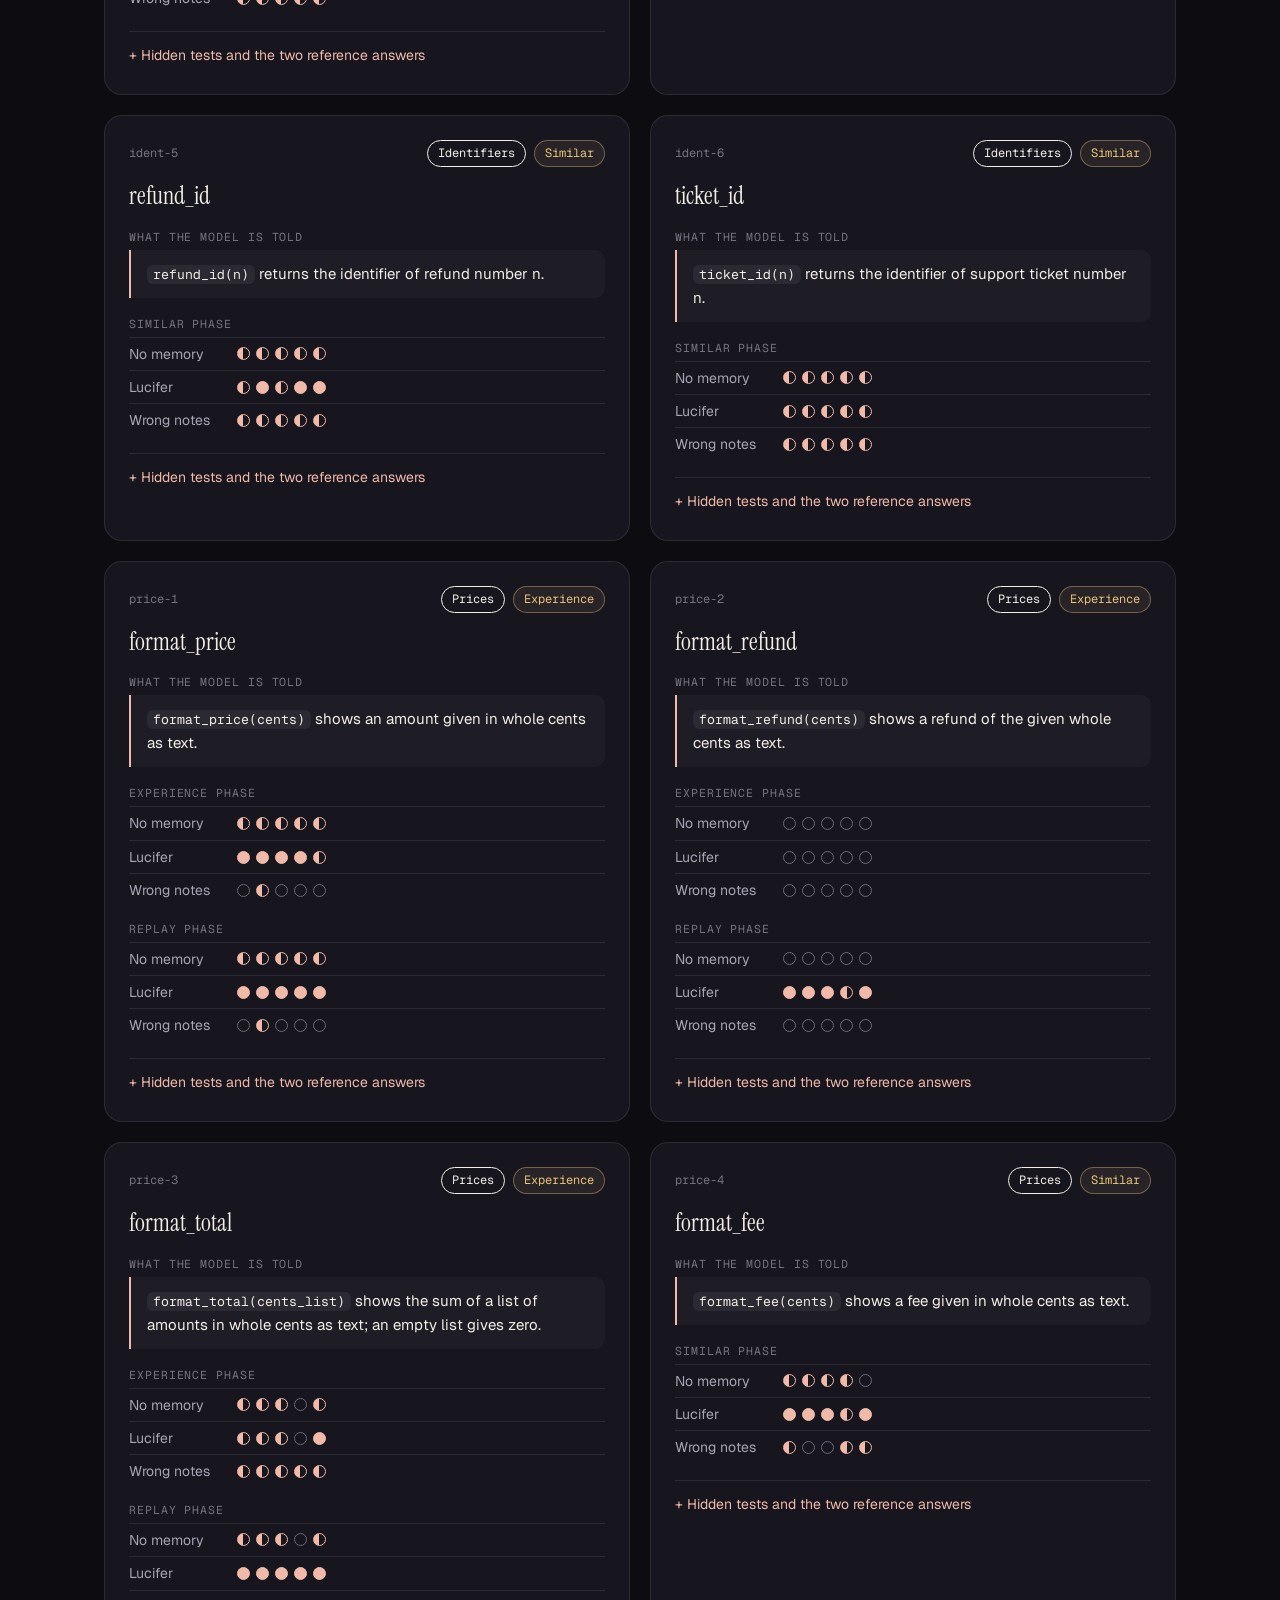
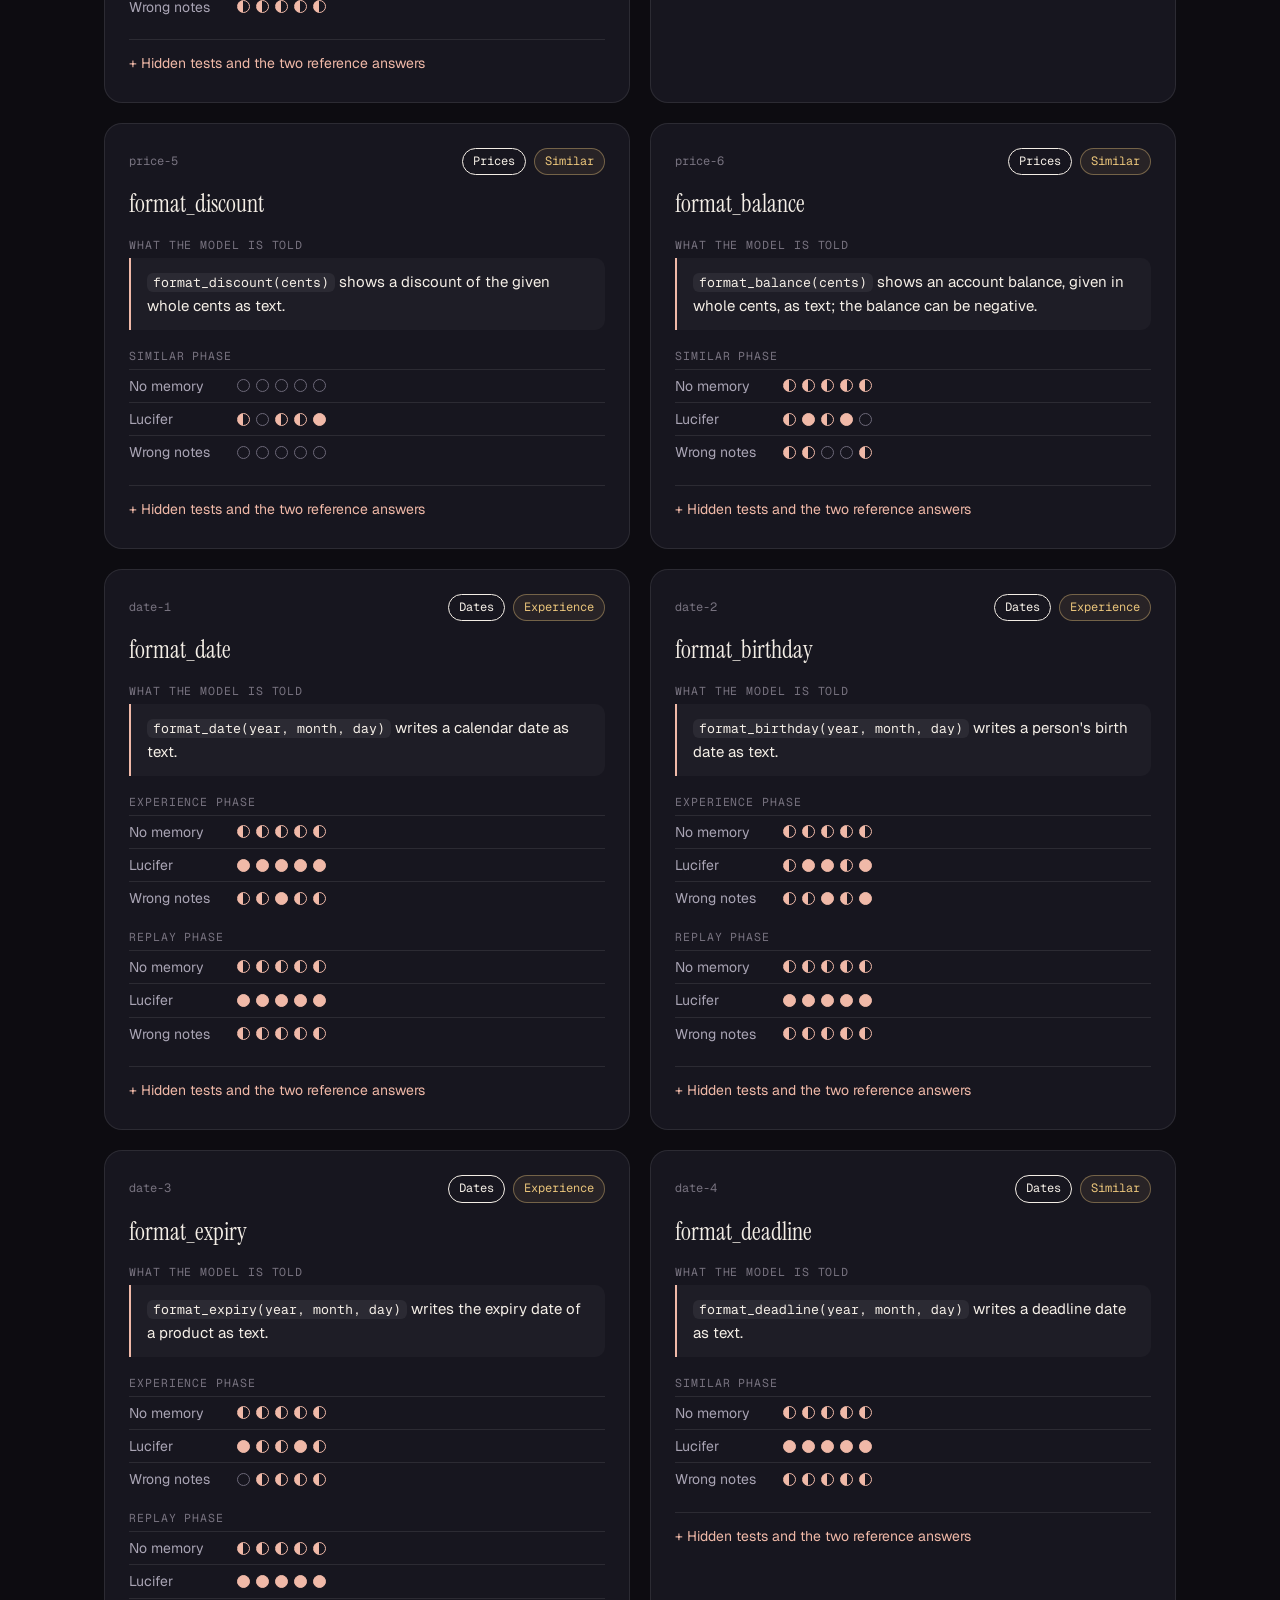
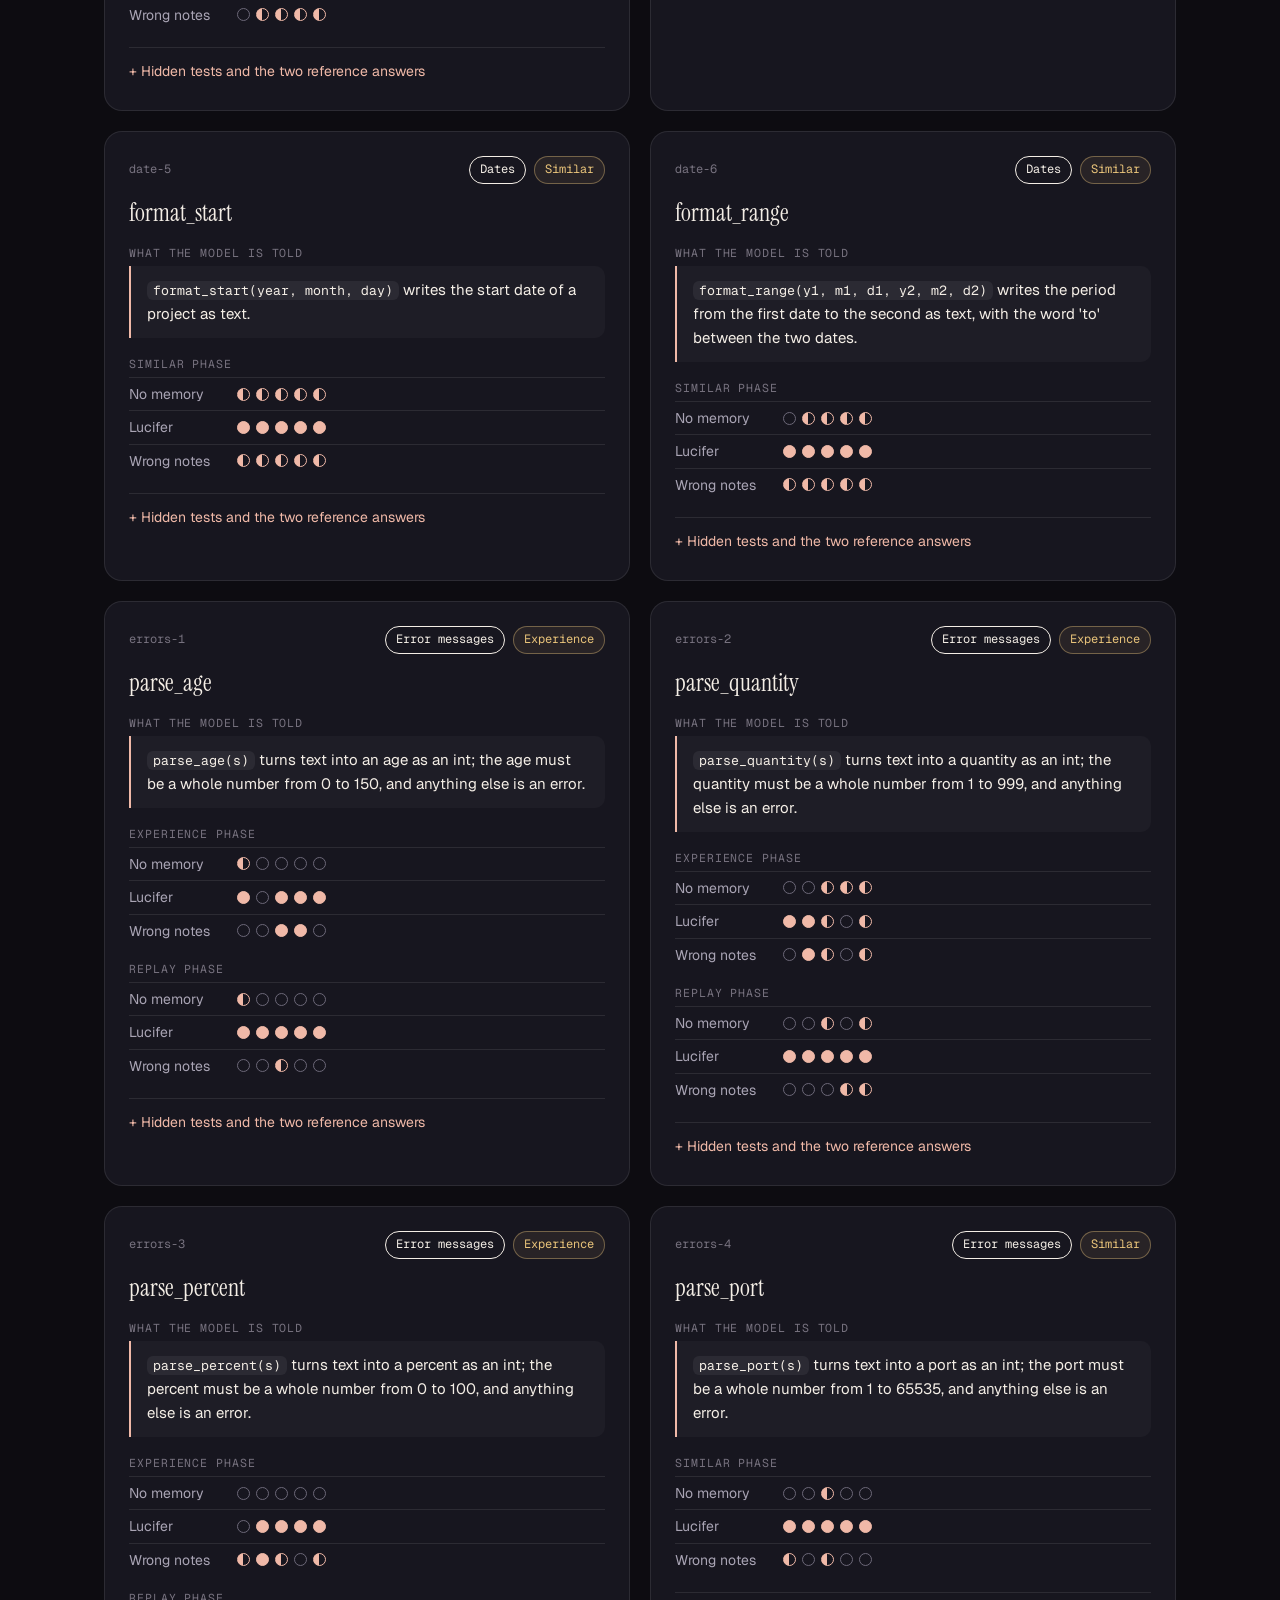
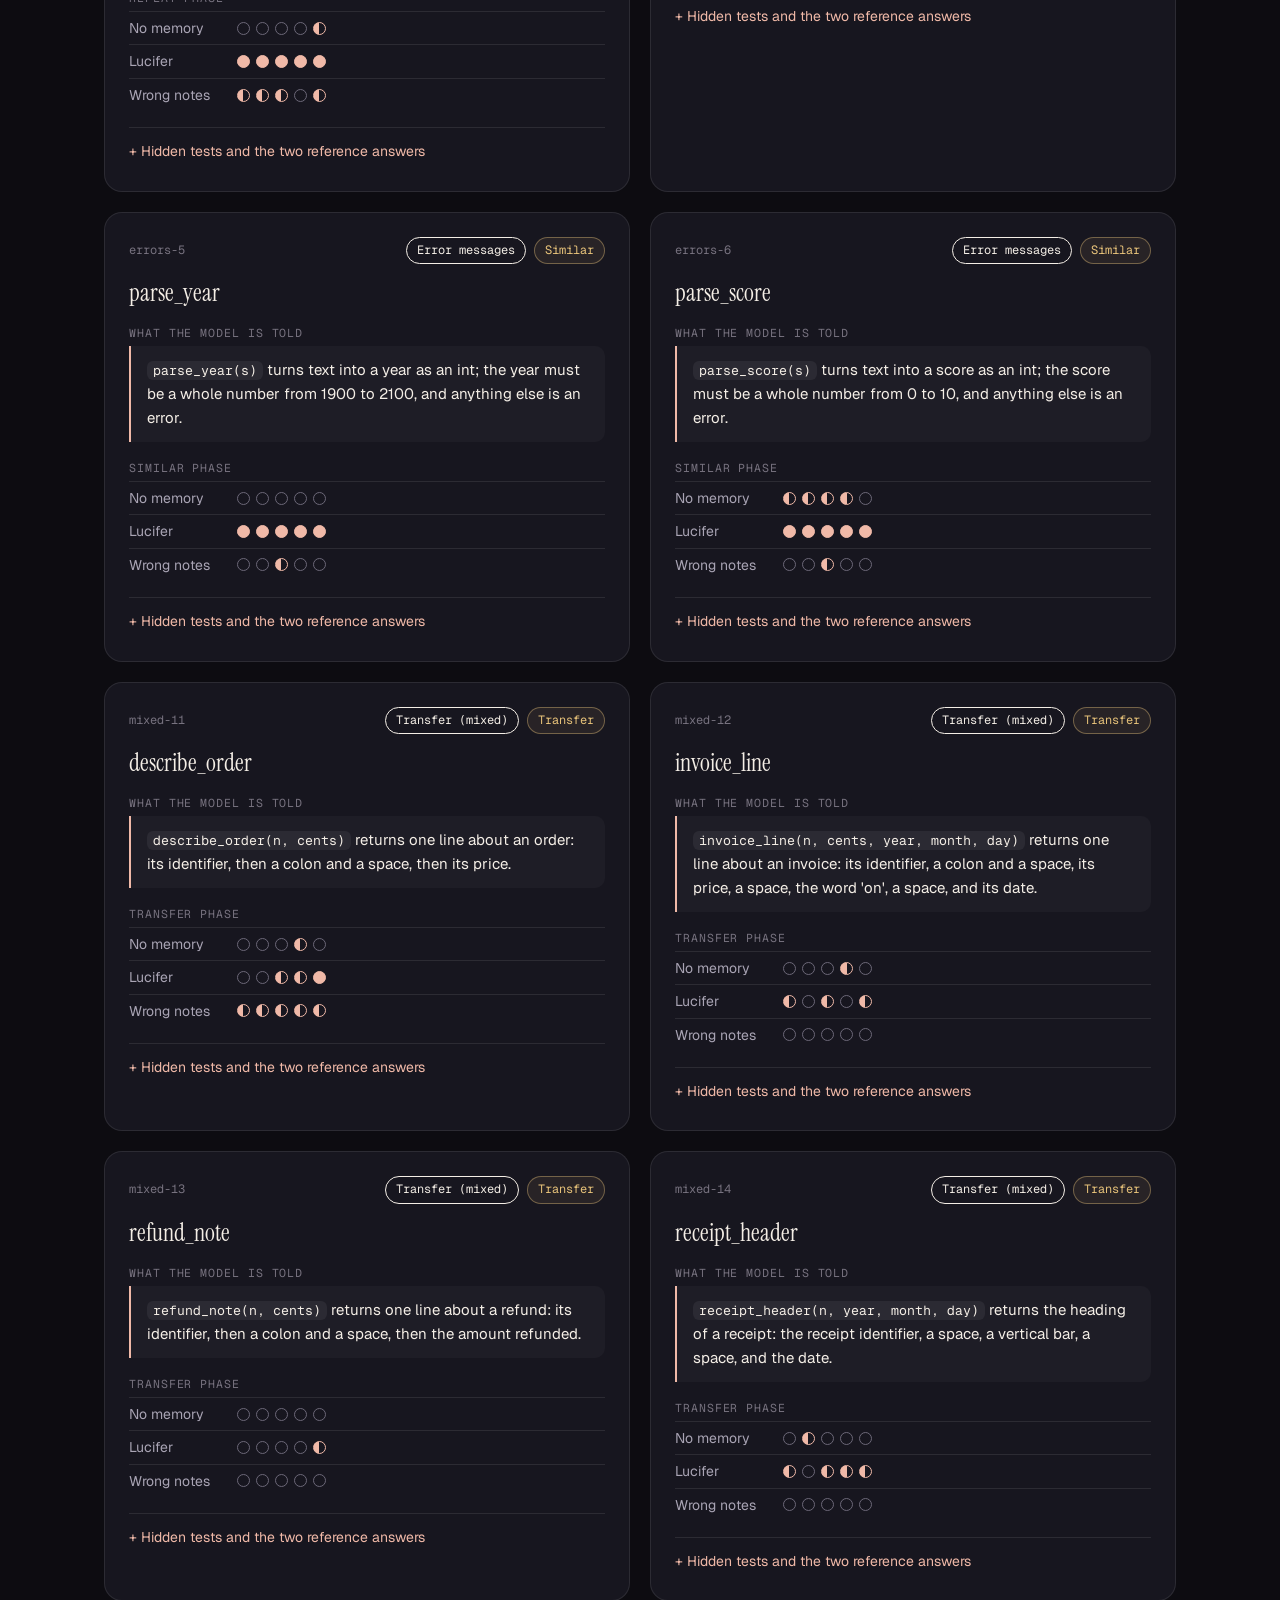
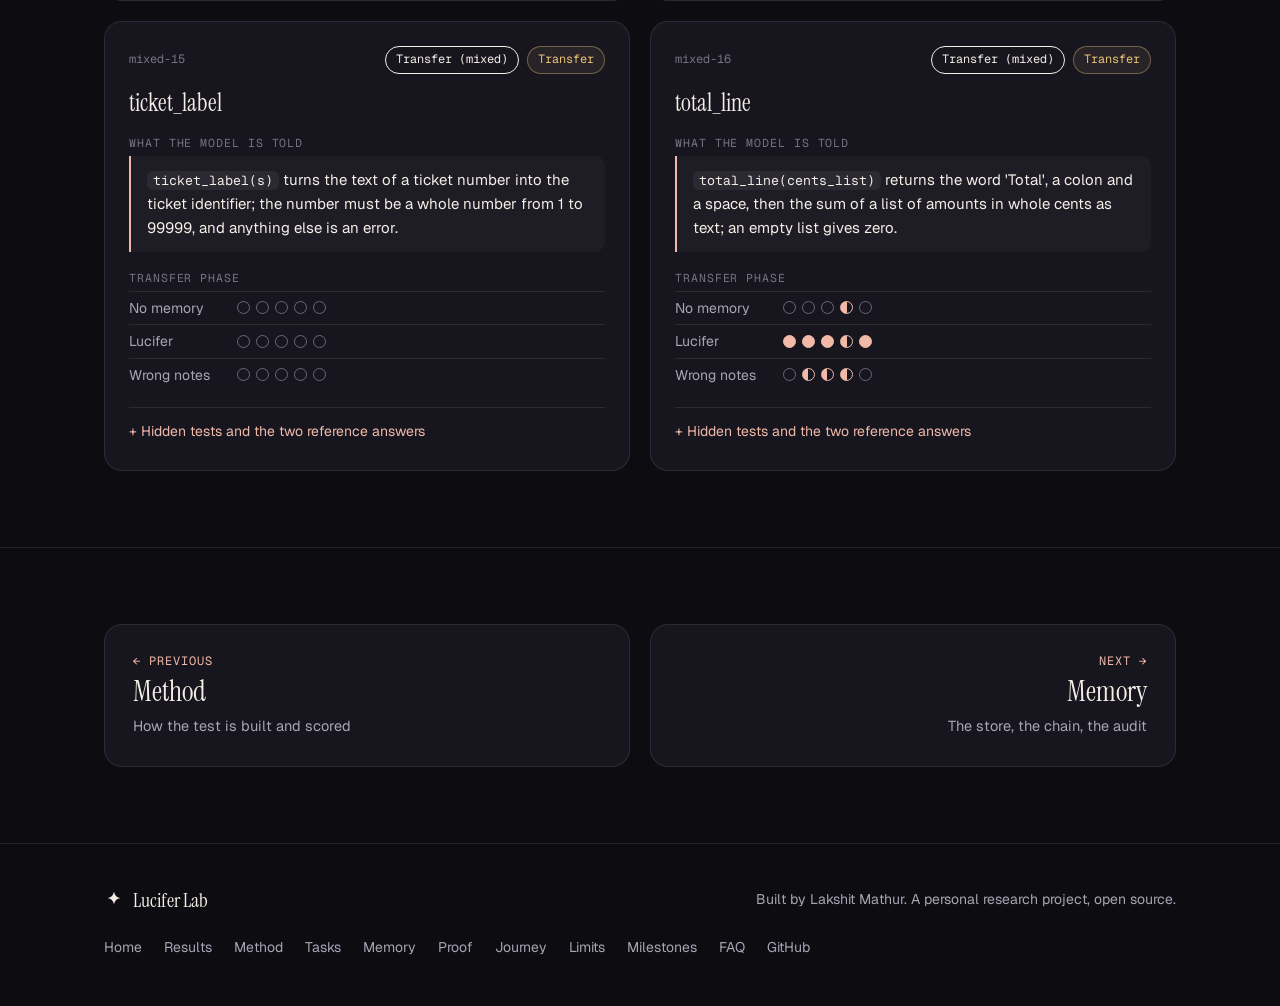
<file: tasks.html>
<!doctype html>
<html lang="en">
<head>
<meta charset="utf-8">
<meta name="viewport" content="width=device-width, initial-scale=1">
<title>Tasks — Lucifer Lab</title>
<meta name="description" content="Browse all 30 hidden-convention tasks of Lucifer Lab: the spec the model sees, the hidden tests, a failing plain answer, the reference answer and the per-seed outcome for each condition.">
<meta name="theme-color" content="#0d0c11">
<meta property="og:type" content="website">
<meta property="og:title" content="Tasks — Lucifer Lab">
<meta property="og:description" content="Browse all 30 hidden-convention tasks of Lucifer Lab: the spec the model sees, the hidden tests, a failing plain answer, the reference answer and the per-seed outcome for each condition.">
<meta name="twitter:card" content="summary">
<link rel="icon" href="favicon.svg" type="image/svg+xml">
<link rel="preconnect" href="https://fonts.googleapis.com">
<link rel="preconnect" href="https://fonts.gstatic.com" crossorigin>
<link href="https://fonts.googleapis.com/css2?family=Geist:wght@400;500;600&family=Geist+Mono:wght@400;500&family=Instrument+Serif:ital@0;1&display=swap" rel="stylesheet">
<link rel="stylesheet" href="styles.css">
</head>
<body data-page="tasks">
<a class="skip" href="#main">Skip to content</a>
<div class="progress" aria-hidden="true"><i></i></div>
<header class="nav-wrap">
  <nav class="nav" aria-label="Main">
    <a class="brand" href="index.html" aria-label="Lucifer Lab, home">
      <svg class="brand-mark" viewBox="0 0 24 24" width="22" height="22" aria-hidden="true"><path d="M12 2c1.2 4.6 3 6.4 7.6 7.6-4.6 1.2-6.4 3-7.6 7.6-1.2-4.6-3-6.4-7.6-7.6C9 8.4 10.8 6.6 12 2Z" fill="currentColor"/><circle cx="19" cy="19" r="2" fill="currentColor" opacity=".6"/></svg>
      <span>Lucifer Lab</span>
    </a>
    <ul class="nav-links" id="nav-links">
      <li><a href="results.html">Results</a></li>
      <li><a href="method.html">Method</a></li>
      <li><a href="tasks.html" aria-current="page">Tasks</a></li>
      <li><a href="memory.html">Memory</a></li>
      <li><a href="proof.html">Proof</a></li>
      <li><a href="journey.html">Journey</a></li>
      <li><a href="limits.html">Limits</a></li>
      <li><a href="milestones.html">Milestones</a></li>
    </ul>
    <a class="btn btn-light nav-cta" href="https://github.com/Lakshit-Startup-Ideas/Lucifer-BenchMarks" rel="noopener">View code</a>
    <button class="menu-btn" type="button" aria-expanded="false" aria-controls="nav-links" aria-label="Open menu">
      <span></span><span></span>
    </button>
  </nav>
</header>
<main id="main">
<section class="phero">
  <div class="sky" aria-hidden="true"><div class="sky-glow" data-depth="14"></div><div class="orbs"><i class="orb o1" data-depth="30"></i><i class="orb o3" data-depth="40"></i></div></div>
  <div class="wrap phero-in">
    <p class="crumbs"><a href="index.html">Lucifer Lab</a><span>/</span><span>Tasks</span></p>
    <p class="kicker-pill">Tasks</p>
    <h1 data-split>All thirty tasks, <em>with the answers hidden in plain sight.</em></h1>
    <p class="lede">The spec the model saw, the tests it was marked against, and what each condition did on every seed. If you doubt the exam, read the exam.</p>
    <nav class="chips-nav" aria-label="On this page"><a href="#overview">At a glance</a><a href="#families">Conventions</a><a href="#explorer">Explorer</a></nav>
  </div>
</section>
<section class="block" id="overview">
  <div class="wrap">
    <div class="block-head reveal"><h2>All 30 tasks at a glance</h2><p>Tasks with their convention hidden. Twelve are for experience, twelve for the similar test and six for transfer.</p></div>
<div class="prose reveal"><p>Each tile is one evaluation task. The number is how many of the 5 seeds Lucifer solved <strong>on the first try</strong>. No memory and Wrong notes scored 0 of 5 on every one of these tiles. Click a tile to jump to the task.</p></div>
<div class="heat reveal"><a class="cell c0" href="#ident-4" title="shipment_id: Lucifer first try on 0 of 5 seeds"><b>shipment_id</b><small>0/5</small></a><a class="cell c3" href="#ident-5" title="refund_id: Lucifer first try on 3 of 5 seeds"><b>refund_id</b><small>3/5</small></a><a class="cell c0" href="#ident-6" title="ticket_id: Lucifer first try on 0 of 5 seeds"><b>ticket_id</b><small>0/5</small></a><a class="cell c4" href="#price-4" title="format_fee: Lucifer first try on 4 of 5 seeds"><b>format_fee</b><small>4/5</small></a><a class="cell c1" href="#price-5" title="format_discount: Lucifer first try on 1 of 5 seeds"><b>format_discount</b><small>1/5</small></a><a class="cell c2" href="#price-6" title="format_balance: Lucifer first try on 2 of 5 seeds"><b>format_balance</b><small>2/5</small></a><a class="cell c5" href="#date-4" title="format_deadline: Lucifer first try on 5 of 5 seeds"><b>format_deadline</b><small>5/5</small></a><a class="cell c5" href="#date-5" title="format_start: Lucifer first try on 5 of 5 seeds"><b>format_start</b><small>5/5</small></a><a class="cell c5" href="#date-6" title="format_range: Lucifer first try on 5 of 5 seeds"><b>format_range</b><small>5/5</small></a><a class="cell c5" href="#errors-4" title="parse_port: Lucifer first try on 5 of 5 seeds"><b>parse_port</b><small>5/5</small></a><a class="cell c5" href="#errors-5" title="parse_year: Lucifer first try on 5 of 5 seeds"><b>parse_year</b><small>5/5</small></a><a class="cell c5" href="#errors-6" title="parse_score: Lucifer first try on 5 of 5 seeds"><b>parse_score</b><small>5/5</small></a><a class="cell c1" href="#mixed-11" title="describe_order: Lucifer first try on 1 of 5 seeds"><b>describe_order</b><small>1/5</small></a><a class="cell c0" href="#mixed-12" title="invoice_line: Lucifer first try on 0 of 5 seeds"><b>invoice_line</b><small>0/5</small></a><a class="cell c0" href="#mixed-13" title="refund_note: Lucifer first try on 0 of 5 seeds"><b>refund_note</b><small>0/5</small></a><a class="cell c0" href="#mixed-14" title="receipt_header: Lucifer first try on 0 of 5 seeds"><b>receipt_header</b><small>0/5</small></a><a class="cell c0" href="#mixed-15" title="ticket_label: Lucifer first try on 0 of 5 seeds"><b>ticket_label</b><small>0/5</small></a><a class="cell c4" href="#mixed-16" title="total_line: Lucifer first try on 4 of 5 seeds"><b>total_line</b><small>4/5</small></a></div>
<div class="heat-key reveal"><span><i class="cell c0"></i>0</span><span><i class="cell c2"></i>2</span><span><i class="cell c3"></i>3–4</span><span><i class="cell c5"></i>5 of 5</span></div>
  </div>
</section>
<section class="block block-alt" id="families">
  <div class="wrap">
    <div class="block-head reveal"><h2>The four conventions</h2></div>
<div class="table-wrap reveal"><table class="dt" style="min-width:700px"><thead><tr><th>Family</th><th>The hidden convention</th><th>Tasks</th></tr></thead><tbody><tr><td><b>Identifiers</b></td><td>KIND in capitals (first three letters), a hyphen, the number padded to five digits</td><td><a href="#ident-1"><code>order_id</code></a>, <a href="#ident-2"><code>invoice_id</code></a>, <a href="#ident-3"><code>customer_id</code></a>, <a href="#ident-4"><code>shipment_id</code></a>, <a href="#ident-5"><code>refund_id</code></a>, <a href="#ident-6"><code>ticket_id</code></a></td></tr><tr><td><b>Prices</b></td><td>₹, thousands separators, two decimals; refunds and discounts get a leading minus</td><td><a href="#price-1"><code>format_price</code></a>, <a href="#price-2"><code>format_refund</code></a>, <a href="#price-3"><code>format_total</code></a>, <a href="#price-4"><code>format_fee</code></a>, <a href="#price-5"><code>format_discount</code></a>, <a href="#price-6"><code>format_balance</code></a></td></tr><tr><td><b>Dates</b></td><td>DD-Mon-YYYY, such as 05-Mar-2026</td><td><a href="#date-1"><code>format_date</code></a>, <a href="#date-2"><code>format_birthday</code></a>, <a href="#date-3"><code>format_expiry</code></a>, <a href="#date-4"><code>format_deadline</code></a>, <a href="#date-5"><code>format_start</code></a>, <a href="#date-6"><code>format_range</code></a></td></tr><tr><td><b>Error messages</b></td><td>ValueError: “invalid &lt;noun&gt;: &lt;input as given&gt;”</td><td><a href="#errors-1"><code>parse_age</code></a>, <a href="#errors-2"><code>parse_quantity</code></a>, <a href="#errors-3"><code>parse_percent</code></a>, <a href="#errors-4"><code>parse_port</code></a>, <a href="#errors-5"><code>parse_year</code></a>, <a href="#errors-6"><code>parse_score</code></a></td></tr><tr><td><b>Transfer (mixed)</b></td><td>two or three of the above in one line, or a new prefix</td><td><a href="#mixed-11"><code>describe_order</code></a>, <a href="#mixed-12"><code>invoice_line</code></a>, <a href="#mixed-13"><code>refund_note</code></a>, <a href="#mixed-14"><code>receipt_header</code></a>, <a href="#mixed-15"><code>ticket_label</code></a>, <a href="#mixed-16"><code>total_line</code></a></td></tr></tbody></table></div>
  </div>
</section>
<section class="block" id="explorer">
  <div class="wrap">
    <div class="block-head reveal"><h2>Task explorer</h2><p>Every task as it was given: what the model was told, what the hidden tests check, a plain answer that fails and the reference that passes, and what each condition did on each of the five seeds.</p></div>
<div class="filters reveal" role="group" aria-label="Filter tasks"><div><span>Phase</span><button type="button" class="fchip on" data-key="split" data-val="all">All</button><button type="button" class="fchip" data-key="split" data-val="exp">Experience</button><button type="button" class="fchip" data-key="split" data-val="sim">Similar</button><button type="button" class="fchip" data-key="split" data-val="xfer">Transfer</button></div><div><span>Convention</span><button type="button" class="fchip on" data-key="family" data-val="all">All</button><button type="button" class="fchip" data-key="family" data-val="ident">Identifiers</button><button type="button" class="fchip" data-key="family" data-val="price">Prices</button><button type="button" class="fchip" data-key="family" data-val="date">Dates</button><button type="button" class="fchip" data-key="family" data-val="errors">Errors</button><button type="button" class="fchip" data-key="family" data-val="mixed">Mixed</button></div></div><div class="legend dotkey reveal"><span><i class="d d1"></i>passed on the first try</span><span><i class="d d2"></i>passed after the retry</span><span><i class="d d0"></i>failed both</span><span class="dim">one dot per seed, seeds 0 to 4</span></div><div class="tgrid"><article class="tcard" id="ident-1" data-split="exp" data-family="ident">
  <header><code class="tid">ident-1</code><span class="chip">Identifiers</span><span class="chip chip-mid">Experience</span></header>
  <h3><code>order_id</code></h3>
  <p class="tlabel">What the model is told</p>
  <blockquote><code>order_id(n)</code> returns the identifier of order number n.</blockquote>
  <div class="outs"><div class="outgroup"><small>Experience phase</small><div class="outrow"><span>No memory</span><span class="dotrow" role="img" aria-label="No memory, experience: 0 first try, 5 after retry, 0 failed"><i class="d d2"></i><i class="d d2"></i><i class="d d2"></i><i class="d d2"></i><i class="d d2"></i></span></div><div class="outrow"><span>Lucifer</span><span class="dotrow" role="img" aria-label="Lucifer, experience: 4 first try, 1 after retry, 0 failed"><i class="d d1"></i><i class="d d1"></i><i class="d d1"></i><i class="d d1"></i><i class="d d2"></i></span></div><div class="outrow"><span>Wrong notes</span><span class="dotrow" role="img" aria-label="Wrong notes, experience: 0 first try, 5 after retry, 0 failed"><i class="d d2"></i><i class="d d2"></i><i class="d d2"></i><i class="d d2"></i><i class="d d2"></i></span></div></div><div class="outgroup"><small>Replay phase</small><div class="outrow"><span>No memory</span><span class="dotrow" role="img" aria-label="No memory, replay: 0 first try, 5 after retry, 0 failed"><i class="d d2"></i><i class="d d2"></i><i class="d d2"></i><i class="d d2"></i><i class="d d2"></i></span></div><div class="outrow"><span>Lucifer</span><span class="dotrow" role="img" aria-label="Lucifer, replay: 5 first try, 0 after retry, 0 failed"><i class="d d1"></i><i class="d d1"></i><i class="d d1"></i><i class="d d1"></i><i class="d d1"></i></span></div><div class="outrow"><span>Wrong notes</span><span class="dotrow" role="img" aria-label="Wrong notes, replay: 0 first try, 5 after retry, 0 failed"><i class="d d2"></i><i class="d d2"></i><i class="d d2"></i><i class="d d2"></i><i class="d d2"></i></span></div></div></div>
  <details><summary>Hidden tests and the two reference answers</summary>
    <p class="tlabel">The hidden tests (not shown to the model until one fails)</p><pre class=""><code>assert order_id(7) == &#x27;ORD-00007&#x27;
assert order_id(12345) == &#x27;ORD-12345&#x27;
assert order_id(1) == &#x27;ORD-00001&#x27;</code></pre>
    <div class="codepair"><div><p class="tlabel">A plain answer, which fails</p><pre class="bad"><code>def order_id(n):
    return f&#x27;ORD-{n}&#x27;</code></pre></div><div><p class="tlabel">The reference answer, which passes</p><pre class="good"><code>def order_id(n):
    return f&#x27;ORD-{n:05d}&#x27;</code></pre></div></div>
  </details>
</article><article class="tcard" id="ident-2" data-split="exp" data-family="ident">
  <header><code class="tid">ident-2</code><span class="chip">Identifiers</span><span class="chip chip-mid">Experience</span></header>
  <h3><code>invoice_id</code></h3>
  <p class="tlabel">What the model is told</p>
  <blockquote><code>invoice_id(n)</code> returns the identifier of invoice number n.</blockquote>
  <div class="outs"><div class="outgroup"><small>Experience phase</small><div class="outrow"><span>No memory</span><span class="dotrow" role="img" aria-label="No memory, experience: 0 first try, 5 after retry, 0 failed"><i class="d d2"></i><i class="d d2"></i><i class="d d2"></i><i class="d d2"></i><i class="d d2"></i></span></div><div class="outrow"><span>Lucifer</span><span class="dotrow" role="img" aria-label="Lucifer, experience: 1 first try, 4 after retry, 0 failed"><i class="d d2"></i><i class="d d2"></i><i class="d d2"></i><i class="d d2"></i><i class="d d1"></i></span></div><div class="outrow"><span>Wrong notes</span><span class="dotrow" role="img" aria-label="Wrong notes, experience: 0 first try, 4 after retry, 1 failed"><i class="d d2"></i><i class="d d2"></i><i class="d d2"></i><i class="d d0"></i><i class="d d2"></i></span></div></div><div class="outgroup"><small>Replay phase</small><div class="outrow"><span>No memory</span><span class="dotrow" role="img" aria-label="No memory, replay: 0 first try, 5 after retry, 0 failed"><i class="d d2"></i><i class="d d2"></i><i class="d d2"></i><i class="d d2"></i><i class="d d2"></i></span></div><div class="outrow"><span>Lucifer</span><span class="dotrow" role="img" aria-label="Lucifer, replay: 5 first try, 0 after retry, 0 failed"><i class="d d1"></i><i class="d d1"></i><i class="d d1"></i><i class="d d1"></i><i class="d d1"></i></span></div><div class="outrow"><span>Wrong notes</span><span class="dotrow" role="img" aria-label="Wrong notes, replay: 1 first try, 4 after retry, 0 failed"><i class="d d2"></i><i class="d d2"></i><i class="d d2"></i><i class="d d1"></i><i class="d d2"></i></span></div></div></div>
  <details><summary>Hidden tests and the two reference answers</summary>
    <p class="tlabel">The hidden tests (not shown to the model until one fails)</p><pre class=""><code>assert invoice_id(7) == &#x27;INV-00007&#x27;
assert invoice_id(98765) == &#x27;INV-98765&#x27;
assert invoice_id(42) == &#x27;INV-00042&#x27;</code></pre>
    <div class="codepair"><div><p class="tlabel">A plain answer, which fails</p><pre class="bad"><code>def invoice_id(n):
    return f&#x27;INV-{n}&#x27;</code></pre></div><div><p class="tlabel">The reference answer, which passes</p><pre class="good"><code>def invoice_id(n):
    return f&#x27;INV-{n:05d}&#x27;</code></pre></div></div>
  </details>
</article><article class="tcard" id="ident-3" data-split="exp" data-family="ident">
  <header><code class="tid">ident-3</code><span class="chip">Identifiers</span><span class="chip chip-mid">Experience</span></header>
  <h3><code>customer_id</code></h3>
  <p class="tlabel">What the model is told</p>
  <blockquote><code>customer_id(n)</code> returns the identifier of customer number n.</blockquote>
  <div class="outs"><div class="outgroup"><small>Experience phase</small><div class="outrow"><span>No memory</span><span class="dotrow" role="img" aria-label="No memory, experience: 0 first try, 5 after retry, 0 failed"><i class="d d2"></i><i class="d d2"></i><i class="d d2"></i><i class="d d2"></i><i class="d d2"></i></span></div><div class="outrow"><span>Lucifer</span><span class="dotrow" role="img" aria-label="Lucifer, experience: 3 first try, 2 after retry, 0 failed"><i class="d d2"></i><i class="d d1"></i><i class="d d1"></i><i class="d d2"></i><i class="d d1"></i></span></div><div class="outrow"><span>Wrong notes</span><span class="dotrow" role="img" aria-label="Wrong notes, experience: 0 first try, 5 after retry, 0 failed"><i class="d d2"></i><i class="d d2"></i><i class="d d2"></i><i class="d d2"></i><i class="d d2"></i></span></div></div><div class="outgroup"><small>Replay phase</small><div class="outrow"><span>No memory</span><span class="dotrow" role="img" aria-label="No memory, replay: 0 first try, 5 after retry, 0 failed"><i class="d d2"></i><i class="d d2"></i><i class="d d2"></i><i class="d d2"></i><i class="d d2"></i></span></div><div class="outrow"><span>Lucifer</span><span class="dotrow" role="img" aria-label="Lucifer, replay: 5 first try, 0 after retry, 0 failed"><i class="d d1"></i><i class="d d1"></i><i class="d d1"></i><i class="d d1"></i><i class="d d1"></i></span></div><div class="outrow"><span>Wrong notes</span><span class="dotrow" role="img" aria-label="Wrong notes, replay: 0 first try, 5 after retry, 0 failed"><i class="d d2"></i><i class="d d2"></i><i class="d d2"></i><i class="d d2"></i><i class="d d2"></i></span></div></div></div>
  <details><summary>Hidden tests and the two reference answers</summary>
    <p class="tlabel">The hidden tests (not shown to the model until one fails)</p><pre class=""><code>assert customer_id(3) == &#x27;CUS-00003&#x27;
assert customer_id(10) == &#x27;CUS-00010&#x27;
assert customer_id(54321) == &#x27;CUS-54321&#x27;</code></pre>
    <div class="codepair"><div><p class="tlabel">A plain answer, which fails</p><pre class="bad"><code>def customer_id(n):
    return f&#x27;CUS-{n}&#x27;</code></pre></div><div><p class="tlabel">The reference answer, which passes</p><pre class="good"><code>def customer_id(n):
    return f&#x27;CUS-{n:05d}&#x27;</code></pre></div></div>
  </details>
</article><article class="tcard" id="ident-4" data-split="sim" data-family="ident">
  <header><code class="tid">ident-4</code><span class="chip">Identifiers</span><span class="chip chip-mid">Similar</span></header>
  <h3><code>shipment_id</code></h3>
  <p class="tlabel">What the model is told</p>
  <blockquote><code>shipment_id(n)</code> returns the identifier of shipment number n.</blockquote>
  <div class="outs"><div class="outgroup"><small>Similar phase</small><div class="outrow"><span>No memory</span><span class="dotrow" role="img" aria-label="No memory, similar: 0 first try, 5 after retry, 0 failed"><i class="d d2"></i><i class="d d2"></i><i class="d d2"></i><i class="d d2"></i><i class="d d2"></i></span></div><div class="outrow"><span>Lucifer</span><span class="dotrow" role="img" aria-label="Lucifer, similar: 0 first try, 5 after retry, 0 failed"><i class="d d2"></i><i class="d d2"></i><i class="d d2"></i><i class="d d2"></i><i class="d d2"></i></span></div><div class="outrow"><span>Wrong notes</span><span class="dotrow" role="img" aria-label="Wrong notes, similar: 0 first try, 5 after retry, 0 failed"><i class="d d2"></i><i class="d d2"></i><i class="d d2"></i><i class="d d2"></i><i class="d d2"></i></span></div></div></div>
  <details><summary>Hidden tests and the two reference answers</summary>
    <p class="tlabel">The hidden tests (not shown to the model until one fails)</p><pre class=""><code>assert shipment_id(5) == &#x27;SHI-00005&#x27;
assert shipment_id(123) == &#x27;SHI-00123&#x27;
assert shipment_id(99999) == &#x27;SHI-99999&#x27;</code></pre>
    <div class="codepair"><div><p class="tlabel">A plain answer, which fails</p><pre class="bad"><code>def shipment_id(n):
    return f&#x27;SHP-{n}&#x27;</code></pre></div><div><p class="tlabel">The reference answer, which passes</p><pre class="good"><code>def shipment_id(n):
    return f&#x27;SHI-{n:05d}&#x27;</code></pre></div></div>
  </details>
</article><article class="tcard" id="ident-5" data-split="sim" data-family="ident">
  <header><code class="tid">ident-5</code><span class="chip">Identifiers</span><span class="chip chip-mid">Similar</span></header>
  <h3><code>refund_id</code></h3>
  <p class="tlabel">What the model is told</p>
  <blockquote><code>refund_id(n)</code> returns the identifier of refund number n.</blockquote>
  <div class="outs"><div class="outgroup"><small>Similar phase</small><div class="outrow"><span>No memory</span><span class="dotrow" role="img" aria-label="No memory, similar: 0 first try, 5 after retry, 0 failed"><i class="d d2"></i><i class="d d2"></i><i class="d d2"></i><i class="d d2"></i><i class="d d2"></i></span></div><div class="outrow"><span>Lucifer</span><span class="dotrow" role="img" aria-label="Lucifer, similar: 3 first try, 2 after retry, 0 failed"><i class="d d2"></i><i class="d d1"></i><i class="d d2"></i><i class="d d1"></i><i class="d d1"></i></span></div><div class="outrow"><span>Wrong notes</span><span class="dotrow" role="img" aria-label="Wrong notes, similar: 0 first try, 5 after retry, 0 failed"><i class="d d2"></i><i class="d d2"></i><i class="d d2"></i><i class="d d2"></i><i class="d d2"></i></span></div></div></div>
  <details><summary>Hidden tests and the two reference answers</summary>
    <p class="tlabel">The hidden tests (not shown to the model until one fails)</p><pre class=""><code>assert refund_id(4) == &#x27;REF-00004&#x27;
assert refund_id(250) == &#x27;REF-00250&#x27;
assert refund_id(7) == &#x27;REF-00007&#x27;</code></pre>
    <div class="codepair"><div><p class="tlabel">A plain answer, which fails</p><pre class="bad"><code>def refund_id(n):
    return f&#x27;REF-{n}&#x27;</code></pre></div><div><p class="tlabel">The reference answer, which passes</p><pre class="good"><code>def refund_id(n):
    return f&#x27;REF-{n:05d}&#x27;</code></pre></div></div>
  </details>
</article><article class="tcard" id="ident-6" data-split="sim" data-family="ident">
  <header><code class="tid">ident-6</code><span class="chip">Identifiers</span><span class="chip chip-mid">Similar</span></header>
  <h3><code>ticket_id</code></h3>
  <p class="tlabel">What the model is told</p>
  <blockquote><code>ticket_id(n)</code> returns the identifier of support ticket number n.</blockquote>
  <div class="outs"><div class="outgroup"><small>Similar phase</small><div class="outrow"><span>No memory</span><span class="dotrow" role="img" aria-label="No memory, similar: 0 first try, 5 after retry, 0 failed"><i class="d d2"></i><i class="d d2"></i><i class="d d2"></i><i class="d d2"></i><i class="d d2"></i></span></div><div class="outrow"><span>Lucifer</span><span class="dotrow" role="img" aria-label="Lucifer, similar: 0 first try, 5 after retry, 0 failed"><i class="d d2"></i><i class="d d2"></i><i class="d d2"></i><i class="d d2"></i><i class="d d2"></i></span></div><div class="outrow"><span>Wrong notes</span><span class="dotrow" role="img" aria-label="Wrong notes, similar: 0 first try, 5 after retry, 0 failed"><i class="d d2"></i><i class="d d2"></i><i class="d d2"></i><i class="d d2"></i><i class="d d2"></i></span></div></div></div>
  <details><summary>Hidden tests and the two reference answers</summary>
    <p class="tlabel">The hidden tests (not shown to the model until one fails)</p><pre class=""><code>assert ticket_id(9) == &#x27;TIC-00009&#x27;
assert ticket_id(31) == &#x27;TIC-00031&#x27;
assert ticket_id(20000) == &#x27;TIC-20000&#x27;</code></pre>
    <div class="codepair"><div><p class="tlabel">A plain answer, which fails</p><pre class="bad"><code>def ticket_id(n):
    return f&#x27;TKT-{n}&#x27;</code></pre></div><div><p class="tlabel">The reference answer, which passes</p><pre class="good"><code>def ticket_id(n):
    return f&#x27;TIC-{n:05d}&#x27;</code></pre></div></div>
  </details>
</article><article class="tcard" id="price-1" data-split="exp" data-family="price">
  <header><code class="tid">price-1</code><span class="chip">Prices</span><span class="chip chip-mid">Experience</span></header>
  <h3><code>format_price</code></h3>
  <p class="tlabel">What the model is told</p>
  <blockquote><code>format_price(cents)</code> shows an amount given in whole cents as text.</blockquote>
  <div class="outs"><div class="outgroup"><small>Experience phase</small><div class="outrow"><span>No memory</span><span class="dotrow" role="img" aria-label="No memory, experience: 0 first try, 5 after retry, 0 failed"><i class="d d2"></i><i class="d d2"></i><i class="d d2"></i><i class="d d2"></i><i class="d d2"></i></span></div><div class="outrow"><span>Lucifer</span><span class="dotrow" role="img" aria-label="Lucifer, experience: 4 first try, 1 after retry, 0 failed"><i class="d d1"></i><i class="d d1"></i><i class="d d1"></i><i class="d d1"></i><i class="d d2"></i></span></div><div class="outrow"><span>Wrong notes</span><span class="dotrow" role="img" aria-label="Wrong notes, experience: 0 first try, 1 after retry, 4 failed"><i class="d d0"></i><i class="d d2"></i><i class="d d0"></i><i class="d d0"></i><i class="d d0"></i></span></div></div><div class="outgroup"><small>Replay phase</small><div class="outrow"><span>No memory</span><span class="dotrow" role="img" aria-label="No memory, replay: 0 first try, 5 after retry, 0 failed"><i class="d d2"></i><i class="d d2"></i><i class="d d2"></i><i class="d d2"></i><i class="d d2"></i></span></div><div class="outrow"><span>Lucifer</span><span class="dotrow" role="img" aria-label="Lucifer, replay: 5 first try, 0 after retry, 0 failed"><i class="d d1"></i><i class="d d1"></i><i class="d d1"></i><i class="d d1"></i><i class="d d1"></i></span></div><div class="outrow"><span>Wrong notes</span><span class="dotrow" role="img" aria-label="Wrong notes, replay: 0 first try, 1 after retry, 4 failed"><i class="d d0"></i><i class="d d2"></i><i class="d d0"></i><i class="d d0"></i><i class="d d0"></i></span></div></div></div>
  <details><summary>Hidden tests and the two reference answers</summary>
    <p class="tlabel">The hidden tests (not shown to the model until one fails)</p><pre class=""><code>assert format_price(123456) == &#x27;₹1,234.56&#x27;
assert format_price(5) == &#x27;₹0.05&#x27;
assert format_price(100000000) == &#x27;₹1,000,000.00&#x27;</code></pre>
    <div class="codepair"><div><p class="tlabel">A plain answer, which fails</p><pre class="bad"><code>def format_price(cents):
    return f&#x27;{cents / 100:.2f}&#x27;</code></pre></div><div><p class="tlabel">The reference answer, which passes</p><pre class="good"><code>def format_price(cents):
    return f&#x27;₹{cents / 100:,.2f}&#x27;</code></pre></div></div>
  </details>
</article><article class="tcard" id="price-2" data-split="exp" data-family="price">
  <header><code class="tid">price-2</code><span class="chip">Prices</span><span class="chip chip-mid">Experience</span></header>
  <h3><code>format_refund</code></h3>
  <p class="tlabel">What the model is told</p>
  <blockquote><code>format_refund(cents)</code> shows a refund of the given whole cents as text.</blockquote>
  <div class="outs"><div class="outgroup"><small>Experience phase</small><div class="outrow"><span>No memory</span><span class="dotrow" role="img" aria-label="No memory, experience: 0 first try, 0 after retry, 5 failed"><i class="d d0"></i><i class="d d0"></i><i class="d d0"></i><i class="d d0"></i><i class="d d0"></i></span></div><div class="outrow"><span>Lucifer</span><span class="dotrow" role="img" aria-label="Lucifer, experience: 0 first try, 0 after retry, 5 failed"><i class="d d0"></i><i class="d d0"></i><i class="d d0"></i><i class="d d0"></i><i class="d d0"></i></span></div><div class="outrow"><span>Wrong notes</span><span class="dotrow" role="img" aria-label="Wrong notes, experience: 0 first try, 0 after retry, 5 failed"><i class="d d0"></i><i class="d d0"></i><i class="d d0"></i><i class="d d0"></i><i class="d d0"></i></span></div></div><div class="outgroup"><small>Replay phase</small><div class="outrow"><span>No memory</span><span class="dotrow" role="img" aria-label="No memory, replay: 0 first try, 0 after retry, 5 failed"><i class="d d0"></i><i class="d d0"></i><i class="d d0"></i><i class="d d0"></i><i class="d d0"></i></span></div><div class="outrow"><span>Lucifer</span><span class="dotrow" role="img" aria-label="Lucifer, replay: 4 first try, 1 after retry, 0 failed"><i class="d d1"></i><i class="d d1"></i><i class="d d1"></i><i class="d d2"></i><i class="d d1"></i></span></div><div class="outrow"><span>Wrong notes</span><span class="dotrow" role="img" aria-label="Wrong notes, replay: 0 first try, 0 after retry, 5 failed"><i class="d d0"></i><i class="d d0"></i><i class="d d0"></i><i class="d d0"></i><i class="d d0"></i></span></div></div></div>
  <details><summary>Hidden tests and the two reference answers</summary>
    <p class="tlabel">The hidden tests (not shown to the model until one fails)</p><pre class=""><code>assert format_refund(2500) == &#x27;-₹25.00&#x27;
assert format_refund(123456) == &#x27;-₹1,234.56&#x27;
assert format_refund(1) == &#x27;-₹0.01&#x27;</code></pre>
    <div class="codepair"><div><p class="tlabel">A plain answer, which fails</p><pre class="bad"><code>def format_refund(cents):
    return f&#x27;{cents / 100:.2f}&#x27;</code></pre></div><div><p class="tlabel">The reference answer, which passes</p><pre class="good"><code>def format_refund(cents):
    return f&#x27;-₹{cents / 100:,.2f}&#x27;</code></pre></div></div>
  </details>
</article><article class="tcard" id="price-3" data-split="exp" data-family="price">
  <header><code class="tid">price-3</code><span class="chip">Prices</span><span class="chip chip-mid">Experience</span></header>
  <h3><code>format_total</code></h3>
  <p class="tlabel">What the model is told</p>
  <blockquote><code>format_total(cents_list)</code> shows the sum of a list of amounts in whole cents as text; an empty list gives zero.</blockquote>
  <div class="outs"><div class="outgroup"><small>Experience phase</small><div class="outrow"><span>No memory</span><span class="dotrow" role="img" aria-label="No memory, experience: 0 first try, 4 after retry, 1 failed"><i class="d d2"></i><i class="d d2"></i><i class="d d2"></i><i class="d d0"></i><i class="d d2"></i></span></div><div class="outrow"><span>Lucifer</span><span class="dotrow" role="img" aria-label="Lucifer, experience: 1 first try, 3 after retry, 1 failed"><i class="d d2"></i><i class="d d2"></i><i class="d d2"></i><i class="d d0"></i><i class="d d1"></i></span></div><div class="outrow"><span>Wrong notes</span><span class="dotrow" role="img" aria-label="Wrong notes, experience: 0 first try, 5 after retry, 0 failed"><i class="d d2"></i><i class="d d2"></i><i class="d d2"></i><i class="d d2"></i><i class="d d2"></i></span></div></div><div class="outgroup"><small>Replay phase</small><div class="outrow"><span>No memory</span><span class="dotrow" role="img" aria-label="No memory, replay: 0 first try, 4 after retry, 1 failed"><i class="d d2"></i><i class="d d2"></i><i class="d d2"></i><i class="d d0"></i><i class="d d2"></i></span></div><div class="outrow"><span>Lucifer</span><span class="dotrow" role="img" aria-label="Lucifer, replay: 5 first try, 0 after retry, 0 failed"><i class="d d1"></i><i class="d d1"></i><i class="d d1"></i><i class="d d1"></i><i class="d d1"></i></span></div><div class="outrow"><span>Wrong notes</span><span class="dotrow" role="img" aria-label="Wrong notes, replay: 0 first try, 5 after retry, 0 failed"><i class="d d2"></i><i class="d d2"></i><i class="d d2"></i><i class="d d2"></i><i class="d d2"></i></span></div></div></div>
  <details><summary>Hidden tests and the two reference answers</summary>
    <p class="tlabel">The hidden tests (not shown to the model until one fails)</p><pre class=""><code>assert format_total([100000, 50050]) == &#x27;₹1,500.50&#x27;
assert format_total([]) == &#x27;₹0.00&#x27;
assert format_total([99]) == &#x27;₹0.99&#x27;</code></pre>
    <div class="codepair"><div><p class="tlabel">A plain answer, which fails</p><pre class="bad"><code>def format_total(cents_list):
    return f&#x27;{sum(cents_list) / 100:.2f}&#x27;</code></pre></div><div><p class="tlabel">The reference answer, which passes</p><pre class="good"><code>def format_total(cents_list):
    return f&#x27;₹{sum(cents_list) / 100:,.2f}&#x27;</code></pre></div></div>
  </details>
</article><article class="tcard" id="price-4" data-split="sim" data-family="price">
  <header><code class="tid">price-4</code><span class="chip">Prices</span><span class="chip chip-mid">Similar</span></header>
  <h3><code>format_fee</code></h3>
  <p class="tlabel">What the model is told</p>
  <blockquote><code>format_fee(cents)</code> shows a fee given in whole cents as text.</blockquote>
  <div class="outs"><div class="outgroup"><small>Similar phase</small><div class="outrow"><span>No memory</span><span class="dotrow" role="img" aria-label="No memory, similar: 0 first try, 4 after retry, 1 failed"><i class="d d2"></i><i class="d d2"></i><i class="d d2"></i><i class="d d2"></i><i class="d d0"></i></span></div><div class="outrow"><span>Lucifer</span><span class="dotrow" role="img" aria-label="Lucifer, similar: 4 first try, 1 after retry, 0 failed"><i class="d d1"></i><i class="d d1"></i><i class="d d1"></i><i class="d d2"></i><i class="d d1"></i></span></div><div class="outrow"><span>Wrong notes</span><span class="dotrow" role="img" aria-label="Wrong notes, similar: 0 first try, 3 after retry, 2 failed"><i class="d d2"></i><i class="d d0"></i><i class="d d0"></i><i class="d d2"></i><i class="d d2"></i></span></div></div></div>
  <details><summary>Hidden tests and the two reference answers</summary>
    <p class="tlabel">The hidden tests (not shown to the model until one fails)</p><pre class=""><code>assert format_fee(250000) == &#x27;₹2,500.00&#x27;
assert format_fee(75) == &#x27;₹0.75&#x27;
assert format_fee(1234567) == &#x27;₹12,345.67&#x27;</code></pre>
    <div class="codepair"><div><p class="tlabel">A plain answer, which fails</p><pre class="bad"><code>def format_fee(cents):
    return f&#x27;₹{cents / 100:.2f}&#x27;</code></pre></div><div><p class="tlabel">The reference answer, which passes</p><pre class="good"><code>def format_fee(cents):
    return f&#x27;₹{cents / 100:,.2f}&#x27;</code></pre></div></div>
  </details>
</article><article class="tcard" id="price-5" data-split="sim" data-family="price">
  <header><code class="tid">price-5</code><span class="chip">Prices</span><span class="chip chip-mid">Similar</span></header>
  <h3><code>format_discount</code></h3>
  <p class="tlabel">What the model is told</p>
  <blockquote><code>format_discount(cents)</code> shows a discount of the given whole cents as text.</blockquote>
  <div class="outs"><div class="outgroup"><small>Similar phase</small><div class="outrow"><span>No memory</span><span class="dotrow" role="img" aria-label="No memory, similar: 0 first try, 0 after retry, 5 failed"><i class="d d0"></i><i class="d d0"></i><i class="d d0"></i><i class="d d0"></i><i class="d d0"></i></span></div><div class="outrow"><span>Lucifer</span><span class="dotrow" role="img" aria-label="Lucifer, similar: 1 first try, 3 after retry, 1 failed"><i class="d d2"></i><i class="d d0"></i><i class="d d2"></i><i class="d d2"></i><i class="d d1"></i></span></div><div class="outrow"><span>Wrong notes</span><span class="dotrow" role="img" aria-label="Wrong notes, similar: 0 first try, 0 after retry, 5 failed"><i class="d d0"></i><i class="d d0"></i><i class="d d0"></i><i class="d d0"></i><i class="d d0"></i></span></div></div></div>
  <details><summary>Hidden tests and the two reference answers</summary>
    <p class="tlabel">The hidden tests (not shown to the model until one fails)</p><pre class=""><code>assert format_discount(15000) == &#x27;-₹150.00&#x27;
assert format_discount(99) == &#x27;-₹0.99&#x27;
assert format_discount(2000000) == &#x27;-₹20,000.00&#x27;</code></pre>
    <div class="codepair"><div><p class="tlabel">A plain answer, which fails</p><pre class="bad"><code>def format_discount(cents):
    return f&#x27;₹{cents / 100:,.2f}&#x27;</code></pre></div><div><p class="tlabel">The reference answer, which passes</p><pre class="good"><code>def format_discount(cents):
    return f&#x27;-₹{cents / 100:,.2f}&#x27;</code></pre></div></div>
  </details>
</article><article class="tcard" id="price-6" data-split="sim" data-family="price">
  <header><code class="tid">price-6</code><span class="chip">Prices</span><span class="chip chip-mid">Similar</span></header>
  <h3><code>format_balance</code></h3>
  <p class="tlabel">What the model is told</p>
  <blockquote><code>format_balance(cents)</code> shows an account balance, given in whole cents, as text; the balance can be negative.</blockquote>
  <div class="outs"><div class="outgroup"><small>Similar phase</small><div class="outrow"><span>No memory</span><span class="dotrow" role="img" aria-label="No memory, similar: 0 first try, 5 after retry, 0 failed"><i class="d d2"></i><i class="d d2"></i><i class="d d2"></i><i class="d d2"></i><i class="d d2"></i></span></div><div class="outrow"><span>Lucifer</span><span class="dotrow" role="img" aria-label="Lucifer, similar: 2 first try, 2 after retry, 1 failed"><i class="d d2"></i><i class="d d1"></i><i class="d d2"></i><i class="d d1"></i><i class="d d0"></i></span></div><div class="outrow"><span>Wrong notes</span><span class="dotrow" role="img" aria-label="Wrong notes, similar: 0 first try, 3 after retry, 2 failed"><i class="d d2"></i><i class="d d2"></i><i class="d d0"></i><i class="d d0"></i><i class="d d2"></i></span></div></div></div>
  <details><summary>Hidden tests and the two reference answers</summary>
    <p class="tlabel">The hidden tests (not shown to the model until one fails)</p><pre class=""><code>assert format_balance(150000) == &#x27;₹1,500.00&#x27;
assert format_balance(-2500) == &#x27;-₹25.00&#x27;
assert format_balance(0) == &#x27;₹0.00&#x27;</code></pre>
    <div class="codepair"><div><p class="tlabel">A plain answer, which fails</p><pre class="bad"><code>def format_balance(cents):
    return f&#x27;₹{cents / 100:,.2f}&#x27;</code></pre></div><div><p class="tlabel">The reference answer, which passes</p><pre class="good"><code>def format_balance(cents):
    return f&#x27;-₹{-cents / 100:,.2f}&#x27; if cents &lt; 0 else f&#x27;₹{cents / 100:,.2f}&#x27;</code></pre></div></div>
  </details>
</article><article class="tcard" id="date-1" data-split="exp" data-family="date">
  <header><code class="tid">date-1</code><span class="chip">Dates</span><span class="chip chip-mid">Experience</span></header>
  <h3><code>format_date</code></h3>
  <p class="tlabel">What the model is told</p>
  <blockquote><code>format_date(year, month, day)</code> writes a calendar date as text.</blockquote>
  <div class="outs"><div class="outgroup"><small>Experience phase</small><div class="outrow"><span>No memory</span><span class="dotrow" role="img" aria-label="No memory, experience: 0 first try, 5 after retry, 0 failed"><i class="d d2"></i><i class="d d2"></i><i class="d d2"></i><i class="d d2"></i><i class="d d2"></i></span></div><div class="outrow"><span>Lucifer</span><span class="dotrow" role="img" aria-label="Lucifer, experience: 5 first try, 0 after retry, 0 failed"><i class="d d1"></i><i class="d d1"></i><i class="d d1"></i><i class="d d1"></i><i class="d d1"></i></span></div><div class="outrow"><span>Wrong notes</span><span class="dotrow" role="img" aria-label="Wrong notes, experience: 1 first try, 4 after retry, 0 failed"><i class="d d2"></i><i class="d d2"></i><i class="d d1"></i><i class="d d2"></i><i class="d d2"></i></span></div></div><div class="outgroup"><small>Replay phase</small><div class="outrow"><span>No memory</span><span class="dotrow" role="img" aria-label="No memory, replay: 0 first try, 5 after retry, 0 failed"><i class="d d2"></i><i class="d d2"></i><i class="d d2"></i><i class="d d2"></i><i class="d d2"></i></span></div><div class="outrow"><span>Lucifer</span><span class="dotrow" role="img" aria-label="Lucifer, replay: 5 first try, 0 after retry, 0 failed"><i class="d d1"></i><i class="d d1"></i><i class="d d1"></i><i class="d d1"></i><i class="d d1"></i></span></div><div class="outrow"><span>Wrong notes</span><span class="dotrow" role="img" aria-label="Wrong notes, replay: 0 first try, 5 after retry, 0 failed"><i class="d d2"></i><i class="d d2"></i><i class="d d2"></i><i class="d d2"></i><i class="d d2"></i></span></div></div></div>
  <details><summary>Hidden tests and the two reference answers</summary>
    <p class="tlabel">The hidden tests (not shown to the model until one fails)</p><pre class=""><code>assert format_date(2026, 3, 5) == &#x27;05-Mar-2026&#x27;
assert format_date(1999, 12, 31) == &#x27;31-Dec-1999&#x27;
assert format_date(2030, 1, 9) == &#x27;09-Jan-2030&#x27;</code></pre>
    <div class="codepair"><div><p class="tlabel">A plain answer, which fails</p><pre class="bad"><code>def format_date(year, month, day):
    return f&#x27;{year}-{month:02d}-{day:02d}&#x27;</code></pre></div><div><p class="tlabel">The reference answer, which passes</p><pre class="good"><code>def format_date(year, month, day):
    months = [&#x27;Jan&#x27;, &#x27;Feb&#x27;, &#x27;Mar&#x27;, &#x27;Apr&#x27;, &#x27;May&#x27;, &#x27;Jun&#x27;, &#x27;Jul&#x27;, &#x27;Aug&#x27;, &#x27;Sep&#x27;, &#x27;Oct&#x27;, &#x27;Nov&#x27;, &#x27;Dec&#x27;]
    return f&#x27;{day:02d}-{months[month - 1]}-{year}&#x27;</code></pre></div></div>
  </details>
</article><article class="tcard" id="date-2" data-split="exp" data-family="date">
  <header><code class="tid">date-2</code><span class="chip">Dates</span><span class="chip chip-mid">Experience</span></header>
  <h3><code>format_birthday</code></h3>
  <p class="tlabel">What the model is told</p>
  <blockquote><code>format_birthday(year, month, day)</code> writes a person&#x27;s birth date as text.</blockquote>
  <div class="outs"><div class="outgroup"><small>Experience phase</small><div class="outrow"><span>No memory</span><span class="dotrow" role="img" aria-label="No memory, experience: 0 first try, 5 after retry, 0 failed"><i class="d d2"></i><i class="d d2"></i><i class="d d2"></i><i class="d d2"></i><i class="d d2"></i></span></div><div class="outrow"><span>Lucifer</span><span class="dotrow" role="img" aria-label="Lucifer, experience: 3 first try, 2 after retry, 0 failed"><i class="d d2"></i><i class="d d1"></i><i class="d d1"></i><i class="d d2"></i><i class="d d1"></i></span></div><div class="outrow"><span>Wrong notes</span><span class="dotrow" role="img" aria-label="Wrong notes, experience: 2 first try, 3 after retry, 0 failed"><i class="d d2"></i><i class="d d2"></i><i class="d d1"></i><i class="d d2"></i><i class="d d1"></i></span></div></div><div class="outgroup"><small>Replay phase</small><div class="outrow"><span>No memory</span><span class="dotrow" role="img" aria-label="No memory, replay: 0 first try, 5 after retry, 0 failed"><i class="d d2"></i><i class="d d2"></i><i class="d d2"></i><i class="d d2"></i><i class="d d2"></i></span></div><div class="outrow"><span>Lucifer</span><span class="dotrow" role="img" aria-label="Lucifer, replay: 5 first try, 0 after retry, 0 failed"><i class="d d1"></i><i class="d d1"></i><i class="d d1"></i><i class="d d1"></i><i class="d d1"></i></span></div><div class="outrow"><span>Wrong notes</span><span class="dotrow" role="img" aria-label="Wrong notes, replay: 0 first try, 5 after retry, 0 failed"><i class="d d2"></i><i class="d d2"></i><i class="d d2"></i><i class="d d2"></i><i class="d d2"></i></span></div></div></div>
  <details><summary>Hidden tests and the two reference answers</summary>
    <p class="tlabel">The hidden tests (not shown to the model until one fails)</p><pre class=""><code>assert format_birthday(1990, 7, 4) == &#x27;04-Jul-1990&#x27;
assert format_birthday(2001, 11, 23) == &#x27;23-Nov-2001&#x27;
assert format_birthday(1985, 2, 1) == &#x27;01-Feb-1985&#x27;</code></pre>
    <div class="codepair"><div><p class="tlabel">A plain answer, which fails</p><pre class="bad"><code>def format_birthday(year, month, day):
    return f&#x27;{day}/{month}/{year}&#x27;</code></pre></div><div><p class="tlabel">The reference answer, which passes</p><pre class="good"><code>def format_birthday(year, month, day):
    months = [&#x27;Jan&#x27;, &#x27;Feb&#x27;, &#x27;Mar&#x27;, &#x27;Apr&#x27;, &#x27;May&#x27;, &#x27;Jun&#x27;, &#x27;Jul&#x27;, &#x27;Aug&#x27;, &#x27;Sep&#x27;, &#x27;Oct&#x27;, &#x27;Nov&#x27;, &#x27;Dec&#x27;]
    return f&#x27;{day:02d}-{months[month - 1]}-{year}&#x27;</code></pre></div></div>
  </details>
</article><article class="tcard" id="date-3" data-split="exp" data-family="date">
  <header><code class="tid">date-3</code><span class="chip">Dates</span><span class="chip chip-mid">Experience</span></header>
  <h3><code>format_expiry</code></h3>
  <p class="tlabel">What the model is told</p>
  <blockquote><code>format_expiry(year, month, day)</code> writes the expiry date of a product as text.</blockquote>
  <div class="outs"><div class="outgroup"><small>Experience phase</small><div class="outrow"><span>No memory</span><span class="dotrow" role="img" aria-label="No memory, experience: 0 first try, 5 after retry, 0 failed"><i class="d d2"></i><i class="d d2"></i><i class="d d2"></i><i class="d d2"></i><i class="d d2"></i></span></div><div class="outrow"><span>Lucifer</span><span class="dotrow" role="img" aria-label="Lucifer, experience: 2 first try, 3 after retry, 0 failed"><i class="d d1"></i><i class="d d2"></i><i class="d d2"></i><i class="d d1"></i><i class="d d2"></i></span></div><div class="outrow"><span>Wrong notes</span><span class="dotrow" role="img" aria-label="Wrong notes, experience: 0 first try, 4 after retry, 1 failed"><i class="d d0"></i><i class="d d2"></i><i class="d d2"></i><i class="d d2"></i><i class="d d2"></i></span></div></div><div class="outgroup"><small>Replay phase</small><div class="outrow"><span>No memory</span><span class="dotrow" role="img" aria-label="No memory, replay: 0 first try, 5 after retry, 0 failed"><i class="d d2"></i><i class="d d2"></i><i class="d d2"></i><i class="d d2"></i><i class="d d2"></i></span></div><div class="outrow"><span>Lucifer</span><span class="dotrow" role="img" aria-label="Lucifer, replay: 5 first try, 0 after retry, 0 failed"><i class="d d1"></i><i class="d d1"></i><i class="d d1"></i><i class="d d1"></i><i class="d d1"></i></span></div><div class="outrow"><span>Wrong notes</span><span class="dotrow" role="img" aria-label="Wrong notes, replay: 0 first try, 4 after retry, 1 failed"><i class="d d0"></i><i class="d d2"></i><i class="d d2"></i><i class="d d2"></i><i class="d d2"></i></span></div></div></div>
  <details><summary>Hidden tests and the two reference answers</summary>
    <p class="tlabel">The hidden tests (not shown to the model until one fails)</p><pre class=""><code>assert format_expiry(2027, 8, 15) == &#x27;15-Aug-2027&#x27;
assert format_expiry(2026, 1, 2) == &#x27;02-Jan-2026&#x27;
assert format_expiry(2040, 10, 31) == &#x27;31-Oct-2040&#x27;</code></pre>
    <div class="codepair"><div><p class="tlabel">A plain answer, which fails</p><pre class="bad"><code>def format_expiry(year, month, day):
    return f&#x27;{day:02d}.{month:02d}.{year}&#x27;</code></pre></div><div><p class="tlabel">The reference answer, which passes</p><pre class="good"><code>def format_expiry(year, month, day):
    months = [&#x27;Jan&#x27;, &#x27;Feb&#x27;, &#x27;Mar&#x27;, &#x27;Apr&#x27;, &#x27;May&#x27;, &#x27;Jun&#x27;, &#x27;Jul&#x27;, &#x27;Aug&#x27;, &#x27;Sep&#x27;, &#x27;Oct&#x27;, &#x27;Nov&#x27;, &#x27;Dec&#x27;]
    return f&#x27;{day:02d}-{months[month - 1]}-{year}&#x27;</code></pre></div></div>
  </details>
</article><article class="tcard" id="date-4" data-split="sim" data-family="date">
  <header><code class="tid">date-4</code><span class="chip">Dates</span><span class="chip chip-mid">Similar</span></header>
  <h3><code>format_deadline</code></h3>
  <p class="tlabel">What the model is told</p>
  <blockquote><code>format_deadline(year, month, day)</code> writes a deadline date as text.</blockquote>
  <div class="outs"><div class="outgroup"><small>Similar phase</small><div class="outrow"><span>No memory</span><span class="dotrow" role="img" aria-label="No memory, similar: 0 first try, 5 after retry, 0 failed"><i class="d d2"></i><i class="d d2"></i><i class="d d2"></i><i class="d d2"></i><i class="d d2"></i></span></div><div class="outrow"><span>Lucifer</span><span class="dotrow" role="img" aria-label="Lucifer, similar: 5 first try, 0 after retry, 0 failed"><i class="d d1"></i><i class="d d1"></i><i class="d d1"></i><i class="d d1"></i><i class="d d1"></i></span></div><div class="outrow"><span>Wrong notes</span><span class="dotrow" role="img" aria-label="Wrong notes, similar: 0 first try, 5 after retry, 0 failed"><i class="d d2"></i><i class="d d2"></i><i class="d d2"></i><i class="d d2"></i><i class="d d2"></i></span></div></div></div>
  <details><summary>Hidden tests and the two reference answers</summary>
    <p class="tlabel">The hidden tests (not shown to the model until one fails)</p><pre class=""><code>assert format_deadline(2026, 9, 30) == &#x27;30-Sep-2026&#x27;
assert format_deadline(2026, 4, 3) == &#x27;03-Apr-2026&#x27;
assert format_deadline(2028, 6, 11) == &#x27;11-Jun-2028&#x27;</code></pre>
    <div class="codepair"><div><p class="tlabel">A plain answer, which fails</p><pre class="bad"><code>def format_deadline(year, month, day):
    return f&#x27;{day:02d}-{month:02d}-{year}&#x27;</code></pre></div><div><p class="tlabel">The reference answer, which passes</p><pre class="good"><code>def format_deadline(year, month, day):
    months = [&#x27;Jan&#x27;, &#x27;Feb&#x27;, &#x27;Mar&#x27;, &#x27;Apr&#x27;, &#x27;May&#x27;, &#x27;Jun&#x27;, &#x27;Jul&#x27;, &#x27;Aug&#x27;, &#x27;Sep&#x27;, &#x27;Oct&#x27;, &#x27;Nov&#x27;, &#x27;Dec&#x27;]
    return f&#x27;{day:02d}-{months[month - 1]}-{year}&#x27;</code></pre></div></div>
  </details>
</article><article class="tcard" id="date-5" data-split="sim" data-family="date">
  <header><code class="tid">date-5</code><span class="chip">Dates</span><span class="chip chip-mid">Similar</span></header>
  <h3><code>format_start</code></h3>
  <p class="tlabel">What the model is told</p>
  <blockquote><code>format_start(year, month, day)</code> writes the start date of a project as text.</blockquote>
  <div class="outs"><div class="outgroup"><small>Similar phase</small><div class="outrow"><span>No memory</span><span class="dotrow" role="img" aria-label="No memory, similar: 0 first try, 5 after retry, 0 failed"><i class="d d2"></i><i class="d d2"></i><i class="d d2"></i><i class="d d2"></i><i class="d d2"></i></span></div><div class="outrow"><span>Lucifer</span><span class="dotrow" role="img" aria-label="Lucifer, similar: 5 first try, 0 after retry, 0 failed"><i class="d d1"></i><i class="d d1"></i><i class="d d1"></i><i class="d d1"></i><i class="d d1"></i></span></div><div class="outrow"><span>Wrong notes</span><span class="dotrow" role="img" aria-label="Wrong notes, similar: 0 first try, 5 after retry, 0 failed"><i class="d d2"></i><i class="d d2"></i><i class="d d2"></i><i class="d d2"></i><i class="d d2"></i></span></div></div></div>
  <details><summary>Hidden tests and the two reference answers</summary>
    <p class="tlabel">The hidden tests (not shown to the model until one fails)</p><pre class=""><code>assert format_start(2026, 5, 1) == &#x27;01-May-2026&#x27;
assert format_start(2027, 12, 25) == &#x27;25-Dec-2027&#x27;
assert format_start(2026, 2, 14) == &#x27;14-Feb-2026&#x27;</code></pre>
    <div class="codepair"><div><p class="tlabel">A plain answer, which fails</p><pre class="bad"><code>def format_start(year, month, day):
    return f&#x27;{month}/{day}/{year}&#x27;</code></pre></div><div><p class="tlabel">The reference answer, which passes</p><pre class="good"><code>def format_start(year, month, day):
    months = [&#x27;Jan&#x27;, &#x27;Feb&#x27;, &#x27;Mar&#x27;, &#x27;Apr&#x27;, &#x27;May&#x27;, &#x27;Jun&#x27;, &#x27;Jul&#x27;, &#x27;Aug&#x27;, &#x27;Sep&#x27;, &#x27;Oct&#x27;, &#x27;Nov&#x27;, &#x27;Dec&#x27;]
    return f&#x27;{day:02d}-{months[month - 1]}-{year}&#x27;</code></pre></div></div>
  </details>
</article><article class="tcard" id="date-6" data-split="sim" data-family="date">
  <header><code class="tid">date-6</code><span class="chip">Dates</span><span class="chip chip-mid">Similar</span></header>
  <h3><code>format_range</code></h3>
  <p class="tlabel">What the model is told</p>
  <blockquote><code>format_range(y1, m1, d1, y2, m2, d2)</code> writes the period from the first date to the second as text, with the word &#x27;to&#x27; between the two dates.</blockquote>
  <div class="outs"><div class="outgroup"><small>Similar phase</small><div class="outrow"><span>No memory</span><span class="dotrow" role="img" aria-label="No memory, similar: 0 first try, 4 after retry, 1 failed"><i class="d d0"></i><i class="d d2"></i><i class="d d2"></i><i class="d d2"></i><i class="d d2"></i></span></div><div class="outrow"><span>Lucifer</span><span class="dotrow" role="img" aria-label="Lucifer, similar: 5 first try, 0 after retry, 0 failed"><i class="d d1"></i><i class="d d1"></i><i class="d d1"></i><i class="d d1"></i><i class="d d1"></i></span></div><div class="outrow"><span>Wrong notes</span><span class="dotrow" role="img" aria-label="Wrong notes, similar: 0 first try, 5 after retry, 0 failed"><i class="d d2"></i><i class="d d2"></i><i class="d d2"></i><i class="d d2"></i><i class="d d2"></i></span></div></div></div>
  <details><summary>Hidden tests and the two reference answers</summary>
    <p class="tlabel">The hidden tests (not shown to the model until one fails)</p><pre class=""><code>assert format_range(2026, 3, 5, 2026, 3, 9) == &#x27;05-Mar-2026 to 09-Mar-2026&#x27;
assert format_range(2026, 12, 30, 2027, 1, 2) == &#x27;30-Dec-2026 to 02-Jan-2027&#x27;
assert format_range(2030, 6, 1, 2030, 6, 1) == &#x27;01-Jun-2030 to 01-Jun-2030&#x27;</code></pre>
    <div class="codepair"><div><p class="tlabel">A plain answer, which fails</p><pre class="bad"><code>def format_range(y1, m1, d1, y2, m2, d2):
    return f&#x27;{y1}-{m1:02d}-{d1:02d} to {y2}-{m2:02d}-{d2:02d}&#x27;</code></pre></div><div><p class="tlabel">The reference answer, which passes</p><pre class="good"><code>def format_range(y1, m1, d1, y2, m2, d2):
    months = [&#x27;Jan&#x27;, &#x27;Feb&#x27;, &#x27;Mar&#x27;, &#x27;Apr&#x27;, &#x27;May&#x27;, &#x27;Jun&#x27;, &#x27;Jul&#x27;, &#x27;Aug&#x27;, &#x27;Sep&#x27;, &#x27;Oct&#x27;, &#x27;Nov&#x27;, &#x27;Dec&#x27;]
    f = lambda y, m, d: f&#x27;{d:02d}-{months[m - 1]}-{y}&#x27;
    return f(y1, m1, d1) + &#x27; to &#x27; + f(y2, m2, d2)</code></pre></div></div>
  </details>
</article><article class="tcard" id="errors-1" data-split="exp" data-family="errors">
  <header><code class="tid">errors-1</code><span class="chip">Error messages</span><span class="chip chip-mid">Experience</span></header>
  <h3><code>parse_age</code></h3>
  <p class="tlabel">What the model is told</p>
  <blockquote><code>parse_age(s)</code> turns text into an age as an int; the age must be a whole number from 0 to 150, and anything else is an error.</blockquote>
  <div class="outs"><div class="outgroup"><small>Experience phase</small><div class="outrow"><span>No memory</span><span class="dotrow" role="img" aria-label="No memory, experience: 0 first try, 1 after retry, 4 failed"><i class="d d2"></i><i class="d d0"></i><i class="d d0"></i><i class="d d0"></i><i class="d d0"></i></span></div><div class="outrow"><span>Lucifer</span><span class="dotrow" role="img" aria-label="Lucifer, experience: 4 first try, 0 after retry, 1 failed"><i class="d d1"></i><i class="d d0"></i><i class="d d1"></i><i class="d d1"></i><i class="d d1"></i></span></div><div class="outrow"><span>Wrong notes</span><span class="dotrow" role="img" aria-label="Wrong notes, experience: 2 first try, 0 after retry, 3 failed"><i class="d d0"></i><i class="d d0"></i><i class="d d1"></i><i class="d d1"></i><i class="d d0"></i></span></div></div><div class="outgroup"><small>Replay phase</small><div class="outrow"><span>No memory</span><span class="dotrow" role="img" aria-label="No memory, replay: 0 first try, 1 after retry, 4 failed"><i class="d d2"></i><i class="d d0"></i><i class="d d0"></i><i class="d d0"></i><i class="d d0"></i></span></div><div class="outrow"><span>Lucifer</span><span class="dotrow" role="img" aria-label="Lucifer, replay: 5 first try, 0 after retry, 0 failed"><i class="d d1"></i><i class="d d1"></i><i class="d d1"></i><i class="d d1"></i><i class="d d1"></i></span></div><div class="outrow"><span>Wrong notes</span><span class="dotrow" role="img" aria-label="Wrong notes, replay: 0 first try, 1 after retry, 4 failed"><i class="d d0"></i><i class="d d0"></i><i class="d d2"></i><i class="d d0"></i><i class="d d0"></i></span></div></div></div>
  <details><summary>Hidden tests and the two reference answers</summary>
    <p class="tlabel">The hidden tests (not shown to the model until one fails)</p><pre class=""><code>try:
    parse_age(&#x27;abc&#x27;)
    assert False, &#x27;did not raise&#x27;
except ValueError as e:
    assert str(e) == &#x27;invalid age: abc&#x27;, str(e)
assert parse_age(&#x27;42&#x27;) == 42
try:
    parse_age(&#x27;151&#x27;)
    assert False, &#x27;did not raise&#x27;
except ValueError as e:
    assert str(e) == &#x27;invalid age: 151&#x27;, str(e)
try:
    parse_age(&#x27;&#x27;)
    assert False, &#x27;did not raise&#x27;
except ValueError as e:
    assert str(e) == &#x27;invalid age: &#x27;, str(e)</code></pre>
    <div class="codepair"><div><p class="tlabel">A plain answer, which fails</p><pre class="bad"><code>def parse_age(s):
    n = int(s)
    if not 0 &lt;= n &lt;= 150:
        raise ValueError(&#x27;age out of range&#x27;)
    return n</code></pre></div><div><p class="tlabel">The reference answer, which passes</p><pre class="good"><code>def parse_age(s):
    try:
        n = int(s)
    except ValueError:
        raise ValueError(f&#x27;invalid age: {s}&#x27;) from None
    if not 0 &lt;= n &lt;= 150:
        raise ValueError(f&#x27;invalid age: {s}&#x27;)
    return n</code></pre></div></div>
  </details>
</article><article class="tcard" id="errors-2" data-split="exp" data-family="errors">
  <header><code class="tid">errors-2</code><span class="chip">Error messages</span><span class="chip chip-mid">Experience</span></header>
  <h3><code>parse_quantity</code></h3>
  <p class="tlabel">What the model is told</p>
  <blockquote><code>parse_quantity(s)</code> turns text into a quantity as an int; the quantity must be a whole number from 1 to 999, and anything else is an error.</blockquote>
  <div class="outs"><div class="outgroup"><small>Experience phase</small><div class="outrow"><span>No memory</span><span class="dotrow" role="img" aria-label="No memory, experience: 0 first try, 3 after retry, 2 failed"><i class="d d0"></i><i class="d d0"></i><i class="d d2"></i><i class="d d2"></i><i class="d d2"></i></span></div><div class="outrow"><span>Lucifer</span><span class="dotrow" role="img" aria-label="Lucifer, experience: 2 first try, 2 after retry, 1 failed"><i class="d d1"></i><i class="d d1"></i><i class="d d2"></i><i class="d d0"></i><i class="d d2"></i></span></div><div class="outrow"><span>Wrong notes</span><span class="dotrow" role="img" aria-label="Wrong notes, experience: 1 first try, 2 after retry, 2 failed"><i class="d d0"></i><i class="d d1"></i><i class="d d2"></i><i class="d d0"></i><i class="d d2"></i></span></div></div><div class="outgroup"><small>Replay phase</small><div class="outrow"><span>No memory</span><span class="dotrow" role="img" aria-label="No memory, replay: 0 first try, 2 after retry, 3 failed"><i class="d d0"></i><i class="d d0"></i><i class="d d2"></i><i class="d d0"></i><i class="d d2"></i></span></div><div class="outrow"><span>Lucifer</span><span class="dotrow" role="img" aria-label="Lucifer, replay: 5 first try, 0 after retry, 0 failed"><i class="d d1"></i><i class="d d1"></i><i class="d d1"></i><i class="d d1"></i><i class="d d1"></i></span></div><div class="outrow"><span>Wrong notes</span><span class="dotrow" role="img" aria-label="Wrong notes, replay: 0 first try, 2 after retry, 3 failed"><i class="d d0"></i><i class="d d0"></i><i class="d d0"></i><i class="d d2"></i><i class="d d2"></i></span></div></div></div>
  <details><summary>Hidden tests and the two reference answers</summary>
    <p class="tlabel">The hidden tests (not shown to the model until one fails)</p><pre class=""><code>try:
    parse_quantity(&#x27;abc&#x27;)
    assert False, &#x27;did not raise&#x27;
except ValueError as e:
    assert str(e) == &#x27;invalid quantity: abc&#x27;, str(e)
assert parse_quantity(&#x27;5&#x27;) == 5
try:
    parse_quantity(&#x27;1000&#x27;)
    assert False, &#x27;did not raise&#x27;
except ValueError as e:
    assert str(e) == &#x27;invalid quantity: 1000&#x27;, str(e)
try:
    parse_quantity(&#x27;&#x27;)
    assert False, &#x27;did not raise&#x27;
except ValueError as e:
    assert str(e) == &#x27;invalid quantity: &#x27;, str(e)</code></pre>
    <div class="codepair"><div><p class="tlabel">A plain answer, which fails</p><pre class="bad"><code>def parse_quantity(s):
    n = int(s)
    if not 1 &lt;= n &lt;= 999:
        raise ValueError(&#x27;quantity out of range&#x27;)
    return n</code></pre></div><div><p class="tlabel">The reference answer, which passes</p><pre class="good"><code>def parse_quantity(s):
    try:
        n = int(s)
    except ValueError:
        raise ValueError(f&#x27;invalid quantity: {s}&#x27;) from None
    if not 1 &lt;= n &lt;= 999:
        raise ValueError(f&#x27;invalid quantity: {s}&#x27;)
    return n</code></pre></div></div>
  </details>
</article><article class="tcard" id="errors-3" data-split="exp" data-family="errors">
  <header><code class="tid">errors-3</code><span class="chip">Error messages</span><span class="chip chip-mid">Experience</span></header>
  <h3><code>parse_percent</code></h3>
  <p class="tlabel">What the model is told</p>
  <blockquote><code>parse_percent(s)</code> turns text into a percent as an int; the percent must be a whole number from 0 to 100, and anything else is an error.</blockquote>
  <div class="outs"><div class="outgroup"><small>Experience phase</small><div class="outrow"><span>No memory</span><span class="dotrow" role="img" aria-label="No memory, experience: 0 first try, 0 after retry, 5 failed"><i class="d d0"></i><i class="d d0"></i><i class="d d0"></i><i class="d d0"></i><i class="d d0"></i></span></div><div class="outrow"><span>Lucifer</span><span class="dotrow" role="img" aria-label="Lucifer, experience: 4 first try, 0 after retry, 1 failed"><i class="d d0"></i><i class="d d1"></i><i class="d d1"></i><i class="d d1"></i><i class="d d1"></i></span></div><div class="outrow"><span>Wrong notes</span><span class="dotrow" role="img" aria-label="Wrong notes, experience: 1 first try, 3 after retry, 1 failed"><i class="d d2"></i><i class="d d1"></i><i class="d d2"></i><i class="d d0"></i><i class="d d2"></i></span></div></div><div class="outgroup"><small>Replay phase</small><div class="outrow"><span>No memory</span><span class="dotrow" role="img" aria-label="No memory, replay: 0 first try, 1 after retry, 4 failed"><i class="d d0"></i><i class="d d0"></i><i class="d d0"></i><i class="d d0"></i><i class="d d2"></i></span></div><div class="outrow"><span>Lucifer</span><span class="dotrow" role="img" aria-label="Lucifer, replay: 5 first try, 0 after retry, 0 failed"><i class="d d1"></i><i class="d d1"></i><i class="d d1"></i><i class="d d1"></i><i class="d d1"></i></span></div><div class="outrow"><span>Wrong notes</span><span class="dotrow" role="img" aria-label="Wrong notes, replay: 0 first try, 4 after retry, 1 failed"><i class="d d2"></i><i class="d d2"></i><i class="d d2"></i><i class="d d0"></i><i class="d d2"></i></span></div></div></div>
  <details><summary>Hidden tests and the two reference answers</summary>
    <p class="tlabel">The hidden tests (not shown to the model until one fails)</p><pre class=""><code>try:
    parse_percent(&#x27;abc&#x27;)
    assert False, &#x27;did not raise&#x27;
except ValueError as e:
    assert str(e) == &#x27;invalid percent: abc&#x27;, str(e)
assert parse_percent(&#x27;50&#x27;) == 50
try:
    parse_percent(&#x27;101&#x27;)
    assert False, &#x27;did not raise&#x27;
except ValueError as e:
    assert str(e) == &#x27;invalid percent: 101&#x27;, str(e)
try:
    parse_percent(&#x27;&#x27;)
    assert False, &#x27;did not raise&#x27;
except ValueError as e:
    assert str(e) == &#x27;invalid percent: &#x27;, str(e)</code></pre>
    <div class="codepair"><div><p class="tlabel">A plain answer, which fails</p><pre class="bad"><code>def parse_percent(s):
    n = int(s)
    if not 0 &lt;= n &lt;= 100:
        raise ValueError(&#x27;percent out of range&#x27;)
    return n</code></pre></div><div><p class="tlabel">The reference answer, which passes</p><pre class="good"><code>def parse_percent(s):
    try:
        n = int(s)
    except ValueError:
        raise ValueError(f&#x27;invalid percent: {s}&#x27;) from None
    if not 0 &lt;= n &lt;= 100:
        raise ValueError(f&#x27;invalid percent: {s}&#x27;)
    return n</code></pre></div></div>
  </details>
</article><article class="tcard" id="errors-4" data-split="sim" data-family="errors">
  <header><code class="tid">errors-4</code><span class="chip">Error messages</span><span class="chip chip-mid">Similar</span></header>
  <h3><code>parse_port</code></h3>
  <p class="tlabel">What the model is told</p>
  <blockquote><code>parse_port(s)</code> turns text into a port as an int; the port must be a whole number from 1 to 65535, and anything else is an error.</blockquote>
  <div class="outs"><div class="outgroup"><small>Similar phase</small><div class="outrow"><span>No memory</span><span class="dotrow" role="img" aria-label="No memory, similar: 0 first try, 1 after retry, 4 failed"><i class="d d0"></i><i class="d d0"></i><i class="d d2"></i><i class="d d0"></i><i class="d d0"></i></span></div><div class="outrow"><span>Lucifer</span><span class="dotrow" role="img" aria-label="Lucifer, similar: 5 first try, 0 after retry, 0 failed"><i class="d d1"></i><i class="d d1"></i><i class="d d1"></i><i class="d d1"></i><i class="d d1"></i></span></div><div class="outrow"><span>Wrong notes</span><span class="dotrow" role="img" aria-label="Wrong notes, similar: 0 first try, 2 after retry, 3 failed"><i class="d d2"></i><i class="d d0"></i><i class="d d2"></i><i class="d d0"></i><i class="d d0"></i></span></div></div></div>
  <details><summary>Hidden tests and the two reference answers</summary>
    <p class="tlabel">The hidden tests (not shown to the model until one fails)</p><pre class=""><code>try:
    parse_port(&#x27;abc&#x27;)
    assert False, &#x27;did not raise&#x27;
except ValueError as e:
    assert str(e) == &#x27;invalid port: abc&#x27;, str(e)
assert parse_port(&#x27;8080&#x27;) == 8080
try:
    parse_port(&#x27;65536&#x27;)
    assert False, &#x27;did not raise&#x27;
except ValueError as e:
    assert str(e) == &#x27;invalid port: 65536&#x27;, str(e)
try:
    parse_port(&#x27;&#x27;)
    assert False, &#x27;did not raise&#x27;
except ValueError as e:
    assert str(e) == &#x27;invalid port: &#x27;, str(e)</code></pre>
    <div class="codepair"><div><p class="tlabel">A plain answer, which fails</p><pre class="bad"><code>def parse_port(s):
    n = int(s)
    if not 1 &lt;= n &lt;= 65535:
        raise ValueError(&#x27;port out of range&#x27;)
    return n</code></pre></div><div><p class="tlabel">The reference answer, which passes</p><pre class="good"><code>def parse_port(s):
    try:
        n = int(s)
    except ValueError:
        raise ValueError(f&#x27;invalid port: {s}&#x27;) from None
    if not 1 &lt;= n &lt;= 65535:
        raise ValueError(f&#x27;invalid port: {s}&#x27;)
    return n</code></pre></div></div>
  </details>
</article><article class="tcard" id="errors-5" data-split="sim" data-family="errors">
  <header><code class="tid">errors-5</code><span class="chip">Error messages</span><span class="chip chip-mid">Similar</span></header>
  <h3><code>parse_year</code></h3>
  <p class="tlabel">What the model is told</p>
  <blockquote><code>parse_year(s)</code> turns text into a year as an int; the year must be a whole number from 1900 to 2100, and anything else is an error.</blockquote>
  <div class="outs"><div class="outgroup"><small>Similar phase</small><div class="outrow"><span>No memory</span><span class="dotrow" role="img" aria-label="No memory, similar: 0 first try, 0 after retry, 5 failed"><i class="d d0"></i><i class="d d0"></i><i class="d d0"></i><i class="d d0"></i><i class="d d0"></i></span></div><div class="outrow"><span>Lucifer</span><span class="dotrow" role="img" aria-label="Lucifer, similar: 5 first try, 0 after retry, 0 failed"><i class="d d1"></i><i class="d d1"></i><i class="d d1"></i><i class="d d1"></i><i class="d d1"></i></span></div><div class="outrow"><span>Wrong notes</span><span class="dotrow" role="img" aria-label="Wrong notes, similar: 0 first try, 1 after retry, 4 failed"><i class="d d0"></i><i class="d d0"></i><i class="d d2"></i><i class="d d0"></i><i class="d d0"></i></span></div></div></div>
  <details><summary>Hidden tests and the two reference answers</summary>
    <p class="tlabel">The hidden tests (not shown to the model until one fails)</p><pre class=""><code>try:
    parse_year(&#x27;abc&#x27;)
    assert False, &#x27;did not raise&#x27;
except ValueError as e:
    assert str(e) == &#x27;invalid year: abc&#x27;, str(e)
assert parse_year(&#x27;2026&#x27;) == 2026
try:
    parse_year(&#x27;2101&#x27;)
    assert False, &#x27;did not raise&#x27;
except ValueError as e:
    assert str(e) == &#x27;invalid year: 2101&#x27;, str(e)
try:
    parse_year(&#x27;&#x27;)
    assert False, &#x27;did not raise&#x27;
except ValueError as e:
    assert str(e) == &#x27;invalid year: &#x27;, str(e)</code></pre>
    <div class="codepair"><div><p class="tlabel">A plain answer, which fails</p><pre class="bad"><code>def parse_year(s):
    n = int(s)
    if not 1900 &lt;= n &lt;= 2100:
        raise ValueError(&#x27;year out of range&#x27;)
    return n</code></pre></div><div><p class="tlabel">The reference answer, which passes</p><pre class="good"><code>def parse_year(s):
    try:
        n = int(s)
    except ValueError:
        raise ValueError(f&#x27;invalid year: {s}&#x27;) from None
    if not 1900 &lt;= n &lt;= 2100:
        raise ValueError(f&#x27;invalid year: {s}&#x27;)
    return n</code></pre></div></div>
  </details>
</article><article class="tcard" id="errors-6" data-split="sim" data-family="errors">
  <header><code class="tid">errors-6</code><span class="chip">Error messages</span><span class="chip chip-mid">Similar</span></header>
  <h3><code>parse_score</code></h3>
  <p class="tlabel">What the model is told</p>
  <blockquote><code>parse_score(s)</code> turns text into a score as an int; the score must be a whole number from 0 to 10, and anything else is an error.</blockquote>
  <div class="outs"><div class="outgroup"><small>Similar phase</small><div class="outrow"><span>No memory</span><span class="dotrow" role="img" aria-label="No memory, similar: 0 first try, 4 after retry, 1 failed"><i class="d d2"></i><i class="d d2"></i><i class="d d2"></i><i class="d d2"></i><i class="d d0"></i></span></div><div class="outrow"><span>Lucifer</span><span class="dotrow" role="img" aria-label="Lucifer, similar: 5 first try, 0 after retry, 0 failed"><i class="d d1"></i><i class="d d1"></i><i class="d d1"></i><i class="d d1"></i><i class="d d1"></i></span></div><div class="outrow"><span>Wrong notes</span><span class="dotrow" role="img" aria-label="Wrong notes, similar: 0 first try, 1 after retry, 4 failed"><i class="d d0"></i><i class="d d0"></i><i class="d d2"></i><i class="d d0"></i><i class="d d0"></i></span></div></div></div>
  <details><summary>Hidden tests and the two reference answers</summary>
    <p class="tlabel">The hidden tests (not shown to the model until one fails)</p><pre class=""><code>try:
    parse_score(&#x27;abc&#x27;)
    assert False, &#x27;did not raise&#x27;
except ValueError as e:
    assert str(e) == &#x27;invalid score: abc&#x27;, str(e)
assert parse_score(&#x27;7&#x27;) == 7
try:
    parse_score(&#x27;11&#x27;)
    assert False, &#x27;did not raise&#x27;
except ValueError as e:
    assert str(e) == &#x27;invalid score: 11&#x27;, str(e)
try:
    parse_score(&#x27;&#x27;)
    assert False, &#x27;did not raise&#x27;
except ValueError as e:
    assert str(e) == &#x27;invalid score: &#x27;, str(e)</code></pre>
    <div class="codepair"><div><p class="tlabel">A plain answer, which fails</p><pre class="bad"><code>def parse_score(s):
    n = int(s)
    if not 0 &lt;= n &lt;= 10:
        raise ValueError(&#x27;score out of range&#x27;)
    return n</code></pre></div><div><p class="tlabel">The reference answer, which passes</p><pre class="good"><code>def parse_score(s):
    try:
        n = int(s)
    except ValueError:
        raise ValueError(f&#x27;invalid score: {s}&#x27;) from None
    if not 0 &lt;= n &lt;= 10:
        raise ValueError(f&#x27;invalid score: {s}&#x27;)
    return n</code></pre></div></div>
  </details>
</article><article class="tcard" id="mixed-11" data-split="xfer" data-family="mixed">
  <header><code class="tid">mixed-11</code><span class="chip">Transfer (mixed)</span><span class="chip chip-mid">Transfer</span></header>
  <h3><code>describe_order</code></h3>
  <p class="tlabel">What the model is told</p>
  <blockquote><code>describe_order(n, cents)</code> returns one line about an order: its identifier, then a colon and a space, then its price.</blockquote>
  <div class="outs"><div class="outgroup"><small>Transfer phase</small><div class="outrow"><span>No memory</span><span class="dotrow" role="img" aria-label="No memory, transfer: 0 first try, 1 after retry, 4 failed"><i class="d d0"></i><i class="d d0"></i><i class="d d0"></i><i class="d d2"></i><i class="d d0"></i></span></div><div class="outrow"><span>Lucifer</span><span class="dotrow" role="img" aria-label="Lucifer, transfer: 1 first try, 2 after retry, 2 failed"><i class="d d0"></i><i class="d d0"></i><i class="d d2"></i><i class="d d2"></i><i class="d d1"></i></span></div><div class="outrow"><span>Wrong notes</span><span class="dotrow" role="img" aria-label="Wrong notes, transfer: 0 first try, 5 after retry, 0 failed"><i class="d d2"></i><i class="d d2"></i><i class="d d2"></i><i class="d d2"></i><i class="d d2"></i></span></div></div></div>
  <details><summary>Hidden tests and the two reference answers</summary>
    <p class="tlabel">The hidden tests (not shown to the model until one fails)</p><pre class=""><code>assert describe_order(7, 123456) == &#x27;ORD-00007: ₹1,234.56&#x27;
assert describe_order(12, 5) == &#x27;ORD-00012: ₹0.05&#x27;
assert describe_order(99999, 100000000) == &#x27;ORD-99999: ₹1,000,000.00&#x27;</code></pre>
    <div class="codepair"><div><p class="tlabel">A plain answer, which fails</p><pre class="bad"><code>def describe_order(n, cents):
    return f&#x27;ORD-{n}: {cents / 100:.2f}&#x27;</code></pre></div><div><p class="tlabel">The reference answer, which passes</p><pre class="good"><code>def describe_order(n, cents):
    return f&#x27;ORD-{n:05d}: ₹{cents / 100:,.2f}&#x27;</code></pre></div></div>
  </details>
</article><article class="tcard" id="mixed-12" data-split="xfer" data-family="mixed">
  <header><code class="tid">mixed-12</code><span class="chip">Transfer (mixed)</span><span class="chip chip-mid">Transfer</span></header>
  <h3><code>invoice_line</code></h3>
  <p class="tlabel">What the model is told</p>
  <blockquote><code>invoice_line(n, cents, year, month, day)</code> returns one line about an invoice: its identifier, a colon and a space, its price, a space, the word &#x27;on&#x27;, a space, and its date.</blockquote>
  <div class="outs"><div class="outgroup"><small>Transfer phase</small><div class="outrow"><span>No memory</span><span class="dotrow" role="img" aria-label="No memory, transfer: 0 first try, 1 after retry, 4 failed"><i class="d d0"></i><i class="d d0"></i><i class="d d0"></i><i class="d d2"></i><i class="d d0"></i></span></div><div class="outrow"><span>Lucifer</span><span class="dotrow" role="img" aria-label="Lucifer, transfer: 0 first try, 3 after retry, 2 failed"><i class="d d2"></i><i class="d d0"></i><i class="d d2"></i><i class="d d0"></i><i class="d d2"></i></span></div><div class="outrow"><span>Wrong notes</span><span class="dotrow" role="img" aria-label="Wrong notes, transfer: 0 first try, 0 after retry, 5 failed"><i class="d d0"></i><i class="d d0"></i><i class="d d0"></i><i class="d d0"></i><i class="d d0"></i></span></div></div></div>
  <details><summary>Hidden tests and the two reference answers</summary>
    <p class="tlabel">The hidden tests (not shown to the model until one fails)</p><pre class=""><code>assert invoice_line(7, 123456, 2026, 3, 5) == &#x27;INV-00007: ₹1,234.56 on 05-Mar-2026&#x27;
assert invoice_line(250, 99, 1999, 12, 31) == &#x27;INV-00250: ₹0.99 on 31-Dec-1999&#x27;
assert invoice_line(1, 100, 2030, 1, 9) == &#x27;INV-00001: ₹1.00 on 09-Jan-2030&#x27;</code></pre>
    <div class="codepair"><div><p class="tlabel">A plain answer, which fails</p><pre class="bad"><code>def invoice_line(n, cents, year, month, day):
    return f&#x27;INV-{n}: {cents / 100:.2f} on {year}-{month:02d}-{day:02d}&#x27;</code></pre></div><div><p class="tlabel">The reference answer, which passes</p><pre class="good"><code>def invoice_line(n, cents, year, month, day):
    months = [&#x27;Jan&#x27;, &#x27;Feb&#x27;, &#x27;Mar&#x27;, &#x27;Apr&#x27;, &#x27;May&#x27;, &#x27;Jun&#x27;, &#x27;Jul&#x27;, &#x27;Aug&#x27;, &#x27;Sep&#x27;, &#x27;Oct&#x27;, &#x27;Nov&#x27;, &#x27;Dec&#x27;]
    return f&#x27;INV-{n:05d}: ₹{cents / 100:,.2f} on {day:02d}-{months[month - 1]}-{year}&#x27;</code></pre></div></div>
  </details>
</article><article class="tcard" id="mixed-13" data-split="xfer" data-family="mixed">
  <header><code class="tid">mixed-13</code><span class="chip">Transfer (mixed)</span><span class="chip chip-mid">Transfer</span></header>
  <h3><code>refund_note</code></h3>
  <p class="tlabel">What the model is told</p>
  <blockquote><code>refund_note(n, cents)</code> returns one line about a refund: its identifier, then a colon and a space, then the amount refunded.</blockquote>
  <div class="outs"><div class="outgroup"><small>Transfer phase</small><div class="outrow"><span>No memory</span><span class="dotrow" role="img" aria-label="No memory, transfer: 0 first try, 0 after retry, 5 failed"><i class="d d0"></i><i class="d d0"></i><i class="d d0"></i><i class="d d0"></i><i class="d d0"></i></span></div><div class="outrow"><span>Lucifer</span><span class="dotrow" role="img" aria-label="Lucifer, transfer: 0 first try, 1 after retry, 4 failed"><i class="d d0"></i><i class="d d0"></i><i class="d d0"></i><i class="d d0"></i><i class="d d2"></i></span></div><div class="outrow"><span>Wrong notes</span><span class="dotrow" role="img" aria-label="Wrong notes, transfer: 0 first try, 0 after retry, 5 failed"><i class="d d0"></i><i class="d d0"></i><i class="d d0"></i><i class="d d0"></i><i class="d d0"></i></span></div></div></div>
  <details><summary>Hidden tests and the two reference answers</summary>
    <p class="tlabel">The hidden tests (not shown to the model until one fails)</p><pre class=""><code>assert refund_note(4, 2500) == &#x27;REF-00004: -₹25.00&#x27;
assert refund_note(88, 123456) == &#x27;REF-00088: -₹1,234.56&#x27;
assert refund_note(12345, 1) == &#x27;REF-12345: -₹0.01&#x27;</code></pre>
    <div class="codepair"><div><p class="tlabel">A plain answer, which fails</p><pre class="bad"><code>def refund_note(n, cents):
    return f&#x27;REF-{n}: {cents / 100:.2f}&#x27;</code></pre></div><div><p class="tlabel">The reference answer, which passes</p><pre class="good"><code>def refund_note(n, cents):
    return f&#x27;REF-{n:05d}: -₹{cents / 100:,.2f}&#x27;</code></pre></div></div>
  </details>
</article><article class="tcard" id="mixed-14" data-split="xfer" data-family="mixed">
  <header><code class="tid">mixed-14</code><span class="chip">Transfer (mixed)</span><span class="chip chip-mid">Transfer</span></header>
  <h3><code>receipt_header</code></h3>
  <p class="tlabel">What the model is told</p>
  <blockquote><code>receipt_header(n, year, month, day)</code> returns the heading of a receipt: the receipt identifier, a space, a vertical bar, a space, and the date.</blockquote>
  <div class="outs"><div class="outgroup"><small>Transfer phase</small><div class="outrow"><span>No memory</span><span class="dotrow" role="img" aria-label="No memory, transfer: 0 first try, 1 after retry, 4 failed"><i class="d d0"></i><i class="d d2"></i><i class="d d0"></i><i class="d d0"></i><i class="d d0"></i></span></div><div class="outrow"><span>Lucifer</span><span class="dotrow" role="img" aria-label="Lucifer, transfer: 0 first try, 4 after retry, 1 failed"><i class="d d2"></i><i class="d d0"></i><i class="d d2"></i><i class="d d2"></i><i class="d d2"></i></span></div><div class="outrow"><span>Wrong notes</span><span class="dotrow" role="img" aria-label="Wrong notes, transfer: 0 first try, 0 after retry, 5 failed"><i class="d d0"></i><i class="d d0"></i><i class="d d0"></i><i class="d d0"></i><i class="d d0"></i></span></div></div></div>
  <details><summary>Hidden tests and the two reference answers</summary>
    <p class="tlabel">The hidden tests (not shown to the model until one fails)</p><pre class=""><code>assert receipt_header(7, 2026, 3, 5) == &#x27;REC-00007 | 05-Mar-2026&#x27;
assert receipt_header(31, 2027, 12, 25) == &#x27;REC-00031 | 25-Dec-2027&#x27;
assert receipt_header(20000, 2026, 1, 2) == &#x27;REC-20000 | 02-Jan-2026&#x27;</code></pre>
    <div class="codepair"><div><p class="tlabel">A plain answer, which fails</p><pre class="bad"><code>def receipt_header(n, year, month, day):
    return f&#x27;REC-{n} | {year}-{month:02d}-{day:02d}&#x27;</code></pre></div><div><p class="tlabel">The reference answer, which passes</p><pre class="good"><code>def receipt_header(n, year, month, day):
    months = [&#x27;Jan&#x27;, &#x27;Feb&#x27;, &#x27;Mar&#x27;, &#x27;Apr&#x27;, &#x27;May&#x27;, &#x27;Jun&#x27;, &#x27;Jul&#x27;, &#x27;Aug&#x27;, &#x27;Sep&#x27;, &#x27;Oct&#x27;, &#x27;Nov&#x27;, &#x27;Dec&#x27;]
    return f&#x27;REC-{n:05d} | {day:02d}-{months[month - 1]}-{year}&#x27;</code></pre></div></div>
  </details>
</article><article class="tcard" id="mixed-15" data-split="xfer" data-family="mixed">
  <header><code class="tid">mixed-15</code><span class="chip">Transfer (mixed)</span><span class="chip chip-mid">Transfer</span></header>
  <h3><code>ticket_label</code></h3>
  <p class="tlabel">What the model is told</p>
  <blockquote><code>ticket_label(s)</code> turns the text of a ticket number into the ticket identifier; the number must be a whole number from 1 to 99999, and anything else is an error.</blockquote>
  <div class="outs"><div class="outgroup"><small>Transfer phase</small><div class="outrow"><span>No memory</span><span class="dotrow" role="img" aria-label="No memory, transfer: 0 first try, 0 after retry, 5 failed"><i class="d d0"></i><i class="d d0"></i><i class="d d0"></i><i class="d d0"></i><i class="d d0"></i></span></div><div class="outrow"><span>Lucifer</span><span class="dotrow" role="img" aria-label="Lucifer, transfer: 0 first try, 0 after retry, 5 failed"><i class="d d0"></i><i class="d d0"></i><i class="d d0"></i><i class="d d0"></i><i class="d d0"></i></span></div><div class="outrow"><span>Wrong notes</span><span class="dotrow" role="img" aria-label="Wrong notes, transfer: 0 first try, 0 after retry, 5 failed"><i class="d d0"></i><i class="d d0"></i><i class="d d0"></i><i class="d d0"></i><i class="d d0"></i></span></div></div></div>
  <details><summary>Hidden tests and the two reference answers</summary>
    <p class="tlabel">The hidden tests (not shown to the model until one fails)</p><pre class=""><code>try:
    ticket_label(&#x27;abc&#x27;)
    assert False, &#x27;did not raise&#x27;
except ValueError as e:
    assert str(e) == &#x27;invalid ticket: abc&#x27;, str(e)
assert ticket_label(&#x27;7&#x27;) == &#x27;TIC-00007&#x27;
try:
    ticket_label(&#x27;0&#x27;)
    assert False, &#x27;did not raise&#x27;
except ValueError as e:
    assert str(e) == &#x27;invalid ticket: 0&#x27;, str(e)
assert ticket_label(&#x27;12345&#x27;) == &#x27;TIC-12345&#x27;</code></pre>
    <div class="codepair"><div><p class="tlabel">A plain answer, which fails</p><pre class="bad"><code>def ticket_label(s):
    n = int(s)
    if not 1 &lt;= n &lt;= 99999:
        raise ValueError(&#x27;ticket number out of range&#x27;)
    return f&#x27;TIC-{n}&#x27;</code></pre></div><div><p class="tlabel">The reference answer, which passes</p><pre class="good"><code>def ticket_label(s):
    try:
        n = int(s)
    except ValueError:
        raise ValueError(f&#x27;invalid ticket: {s}&#x27;) from None
    if not 1 &lt;= n &lt;= 99999:
        raise ValueError(f&#x27;invalid ticket: {s}&#x27;)
    return f&#x27;TIC-{n:05d}&#x27;</code></pre></div></div>
  </details>
</article><article class="tcard" id="mixed-16" data-split="xfer" data-family="mixed">
  <header><code class="tid">mixed-16</code><span class="chip">Transfer (mixed)</span><span class="chip chip-mid">Transfer</span></header>
  <h3><code>total_line</code></h3>
  <p class="tlabel">What the model is told</p>
  <blockquote><code>total_line(cents_list)</code> returns the word &#x27;Total&#x27;, a colon and a space, then the sum of a list of amounts in whole cents as text; an empty list gives zero.</blockquote>
  <div class="outs"><div class="outgroup"><small>Transfer phase</small><div class="outrow"><span>No memory</span><span class="dotrow" role="img" aria-label="No memory, transfer: 0 first try, 1 after retry, 4 failed"><i class="d d0"></i><i class="d d0"></i><i class="d d0"></i><i class="d d2"></i><i class="d d0"></i></span></div><div class="outrow"><span>Lucifer</span><span class="dotrow" role="img" aria-label="Lucifer, transfer: 4 first try, 1 after retry, 0 failed"><i class="d d1"></i><i class="d d1"></i><i class="d d1"></i><i class="d d2"></i><i class="d d1"></i></span></div><div class="outrow"><span>Wrong notes</span><span class="dotrow" role="img" aria-label="Wrong notes, transfer: 0 first try, 3 after retry, 2 failed"><i class="d d0"></i><i class="d d2"></i><i class="d d2"></i><i class="d d2"></i><i class="d d0"></i></span></div></div></div>
  <details><summary>Hidden tests and the two reference answers</summary>
    <p class="tlabel">The hidden tests (not shown to the model until one fails)</p><pre class=""><code>assert total_line([100000, 50050]) == &#x27;Total: ₹1,500.50&#x27;
assert total_line([]) == &#x27;Total: ₹0.00&#x27;
assert total_line([99]) == &#x27;Total: ₹0.99&#x27;</code></pre>
    <div class="codepair"><div><p class="tlabel">A plain answer, which fails</p><pre class="bad"><code>def total_line(cents_list):
    return f&#x27;Total: {sum(cents_list) / 100:.2f}&#x27;</code></pre></div><div><p class="tlabel">The reference answer, which passes</p><pre class="good"><code>def total_line(cents_list):
    return f&#x27;Total: ₹{sum(cents_list) / 100:,.2f}&#x27;</code></pre></div></div>
  </details>
</article></div>
  </div>
</section>
<section class="block"><div class="wrap pager"><a class="card pg" href="method.html"><small>← Previous</small><b>Method</b><span>How the test is built and scored</span></a><a class="card pg pg-next" href="memory.html"><small>Next →</small><b>Memory</b><span>The store, the chain, the audit</span></a></div></section>
</main>
<footer class="footer">
  <div class="wrap foot-in">
    <div class="brand"><svg viewBox="0 0 24 24" width="20" height="20" aria-hidden="true"><path d="M12 2c1.2 4.6 3 6.4 7.6 7.6-4.6 1.2-6.4 3-7.6 7.6-1.2-4.6-3-6.4-7.6-7.6C9 8.4 10.8 6.6 12 2Z" fill="currentColor"/></svg><span>Lucifer Lab</span></div>
    <p>Built by Lakshit Mathur. A personal research project, open source.</p>
    <ul>
      <li><a href="index.html">Home</a></li><li><a href="results.html">Results</a></li><li><a href="method.html">Method</a></li><li><a href="tasks.html">Tasks</a></li><li><a href="memory.html">Memory</a></li><li><a href="proof.html">Proof</a></li><li><a href="journey.html">Journey</a></li><li><a href="limits.html">Limits</a></li><li><a href="milestones.html">Milestones</a></li>
      <li><a href="index.html#faq">FAQ</a></li>
      <li><a href="https://github.com/Lakshit-Startup-Ideas/Lucifer-BenchMarks" rel="noopener">GitHub</a></li>
    </ul>
  </div>
</footer>
<script src="script.js" defer></script>
</body>
</html>
</file>
<file: styles.css>
:root {
  --bg: #0d0c11;
  --bg-2: #13121a;
  --card: #17161f;
  --card-2: #1d1c27;
  --line: rgba(255, 255, 255, 0.09);
  --line-2: rgba(255, 255, 255, 0.16);
  --text: #f4eee6;
  --muted: #a9a4b4;
  --faint: #77727f;
  --cream: #f4eee6;
  --peach: #f0b9a8;
  --lilac: #b79ab4;
  --ok: #8fd3a6;
  --mid: #e8c37a;
  --luc: #f0b9a8;
  --base: #6c6878;
  --irr: #8b7aa8;
  --serif: "Instrument Serif", "Iowan Old Style", Georgia, serif;
  --sans: "Geist", ui-sans-serif, system-ui, -apple-system, "Segoe UI", sans-serif;
  --mono: "Geist Mono", ui-monospace, SFMono-Regular, Menlo, monospace;
  --r: 18px;
  --wrap: 1120px;
}

*, *::before, *::after { box-sizing: border-box; }
html { scroll-behavior: smooth; scroll-padding-top: 84px; color-scheme: dark; }
body {
  margin: 0;
  background: var(--bg);
  color: var(--text);
  font-family: var(--sans);
  font-size: 16px;
  line-height: 1.6;
  -webkit-font-smoothing: antialiased;
  overflow-x: hidden;
}
img, svg { display: block; max-width: 100%; }
a { color: inherit; text-decoration: none; }
code { font-family: var(--mono); font-size: 0.88em; color: var(--cream); background: rgba(255,255,255,.06); padding: 1px 6px; border-radius: 6px; }
h1, h2, h3 { margin: 0; font-weight: 400; }
p { margin: 0; }
ul, ol { margin: 0; padding: 0; list-style: none; }
:focus-visible { outline: 2px solid var(--peach); outline-offset: 3px; border-radius: 8px; }

.skip { position: absolute; left: 16px; top: -60px; background: var(--cream); color: #000; padding: 10px 14px; border-radius: 10px; z-index: 100; }
.skip:focus { top: 12px; }

.wrap { width: 100%; max-width: var(--wrap); margin: 0 auto; padding: 0 24px; }
.narrow { max-width: 820px; }

/* NAV */
.nav-wrap { position: fixed; top: 14px; left: 0; right: 0; z-index: 50; padding: 0 16px; pointer-events: none; }
.nav {
  pointer-events: auto;
  max-width: 880px; margin: 0 auto;
  display: flex; align-items: center; gap: 16px;
  padding: 8px 8px 8px 18px;
  background: rgba(20, 19, 28, 0.62);
  border: 1px solid var(--line);
  border-radius: 999px;
  backdrop-filter: blur(16px) saturate(1.4);
  -webkit-backdrop-filter: blur(16px) saturate(1.4);
  position: relative;
}
.brand { display: inline-flex; align-items: center; gap: 9px; font-family: var(--serif); font-size: 22px; letter-spacing: 0.1px; }
.brand-mark { color: var(--peach); }
.nav-links { display: flex; gap: 4px; margin: 0 auto; }
.nav-links a { display: block; padding: 7px 12px; font-size: 14px; color: var(--muted); border-radius: 999px; transition: color .2s, background .2s; }
.nav-links a:hover { color: var(--text); background: rgba(255,255,255,.06); }
.menu-btn { display: none; margin-left: auto; width: 42px; height: 42px; border: 0; background: transparent; cursor: pointer; border-radius: 50%; position: relative; }
.menu-btn span { position: absolute; left: 12px; right: 12px; height: 1.5px; background: var(--text); transition: transform .25s, top .25s; }
.menu-btn span:first-child { top: 17px; }
.menu-btn span:last-child { top: 24px; }
.menu-btn[aria-expanded="true"] span:first-child { top: 20px; transform: rotate(45deg); }
.menu-btn[aria-expanded="true"] span:last-child { top: 20px; transform: rotate(-45deg); }

/* BUTTONS */
.btn {
  display: inline-flex; align-items: center; gap: 8px;
  padding: 12px 22px; border-radius: 999px;
  font-size: 15px; font-weight: 500; font-family: var(--sans);
  border: 1px solid transparent; cursor: pointer;
  transition: transform .2s, background .2s, border-color .2s;
}
.btn:hover { transform: translateY(-1px); }
.btn-light { background: var(--cream); color: #15131a; }
.btn-light:hover { background: #fff; }
.btn-ghost { background: rgba(13,12,17,.45); border-color: var(--line-2); color: var(--text); backdrop-filter: blur(6px); -webkit-backdrop-filter: blur(6px); }
.btn-ghost:hover { background: rgba(255,255,255,.1); }
.nav-cta { padding: 9px 18px; font-size: 14px; }

/* HERO */
.hero { position: relative; padding: 150px 0 0; overflow: hidden; isolation: isolate; }
.sky { position: absolute; inset: 0; z-index: -1; background: linear-gradient(180deg, #2b2a3d 0%, #4a3f5c 22%, #8a6a7e 42%, #d49b95 56%, #3a2f45 72%, #0d0c11 100%); }
.sky-glow { position: absolute; left: 50%; top: 38%; width: 1100px; height: 520px; transform: translateX(-50%); background: radial-gradient(closest-side, rgba(255, 196, 160, 0.55), rgba(255, 196, 160, 0) 70%); filter: blur(10px); }
.sky-fog { position: absolute; left: 0; right: 0; bottom: 0; width: 100%; height: 55%; }
.sky::after { content: ""; position: absolute; inset: 0; background: linear-gradient(180deg, transparent 55%, var(--bg) 100%); }
.hero-inner { text-align: center; padding-bottom: 56px; }
.eyebrow { display: inline-flex; align-items: center; gap: 10px; font-size: 13px; color: var(--cream); padding: 6px 14px; border: 1px solid var(--line-2); border-radius: 999px; background: rgba(13,12,17,.35); backdrop-filter: blur(8px); font-family: var(--mono); letter-spacing: .2px; }
.eyebrow .dot { width: 7px; height: 7px; border-radius: 50%; background: var(--ok); box-shadow: 0 0 0 4px rgba(143,211,166,.2); }
.hero h1 { font-family: var(--serif); font-size: clamp(40px, 7vw, 80px); line-height: 1.02; letter-spacing: -0.02em; max-width: 14.5em; margin: 22px auto 0; text-wrap: balance; }
.hero h1 em, h2 em { font-style: italic; color: var(--peach); }
.lede { max-width: 640px; margin: 22px auto 0; font-size: clamp(16px, 2.2vw, 19px); color: #e3dcd6; text-wrap: pretty; }
.cta-row { display: flex; gap: 12px; flex-wrap: wrap; margin-top: 30px; }
.hero .cta-row, .cta-row.center { justify-content: center; }
.hero-note { margin-top: 22px; font-size: 13px; color: rgba(22,14,26,.82); font-family: var(--mono); }

/* APP PREVIEW */
.app { margin: 0; background: rgba(19,18,26,.86); border: 1px solid var(--line-2); border-radius: 20px; box-shadow: 0 40px 120px -20px rgba(0,0,0,.7), 0 0 0 1px rgba(255,255,255,.03) inset; backdrop-filter: blur(10px); overflow: hidden; transform: translateY(0); }
.app-bar { display: flex; align-items: center; gap: 14px; padding: 12px 16px; border-bottom: 1px solid var(--line); }
.lights { display: flex; gap: 6px; }
.lights i { width: 10px; height: 10px; border-radius: 50%; background: rgba(255,255,255,.16); }
.app-title { font-family: var(--mono); font-size: 12px; color: var(--muted); flex: 1; overflow: hidden; text-overflow: ellipsis; white-space: nowrap; }
.app-body { display: grid; grid-template-columns: 150px 1fr 220px; min-height: 280px; }
.app-side { display: flex; flex-direction: column; gap: 2px; padding: 14px 10px; border-right: 1px solid var(--line); font-size: 13px; color: var(--muted); }
.app-side span { padding: 7px 10px; border-radius: 8px; }
.app-side .on { background: rgba(255,255,255,.07); color: var(--text); }
.app-main { padding: 22px; }
.app-h { font-family: var(--sans); font-size: 14px; color: var(--muted); font-weight: 500; }
.mini-bars { margin-top: 18px; display: grid; gap: 14px; }
.mini-row { display: grid; grid-template-columns: 96px 1fr 44px; align-items: center; gap: 12px; font-size: 13px; color: var(--muted); }
.mini-row b { text-align: right; color: var(--text); font-weight: 500; font-variant-numeric: tabular-nums; }
.mini-row.hot { color: var(--text); }
.track { height: 10px; border-radius: 99px; background: rgba(255,255,255,.07); overflow: hidden; }
.track i { display: block; height: 100%; width: var(--w); background: linear-gradient(90deg, var(--lilac), var(--peach)); border-radius: 99px; transform-origin: left; }
.app-foot { display: grid; grid-template-columns: repeat(3, 1fr); gap: 12px; margin-top: 26px; padding-top: 18px; border-top: 1px solid var(--line); }
.app-foot small { display: block; font-size: 11px; color: var(--faint); text-transform: uppercase; letter-spacing: .06em; }
.app-foot b { font-weight: 500; font-size: 15px; font-variant-numeric: tabular-nums; }
.app-chain { padding: 18px; border-left: 1px solid var(--line); display: flex; flex-direction: column; gap: 8px; }
.app-chain small { font-size: 11px; color: var(--faint); text-transform: uppercase; letter-spacing: .06em; margin-bottom: 4px; }
.blk { display: flex; justify-content: space-between; align-items: center; gap: 8px; padding: 9px 11px; border: 1px solid var(--line); border-radius: 10px; font-size: 12px; background: rgba(255,255,255,.03); }
.blk code { background: none; padding: 0; color: var(--faint); font-size: 11px; }
.blk:not(:last-child)::after { content: none; }
.blk.dim { opacity: .5; border-style: dashed; }

/* CHIPS */
.chip { display: inline-block; font-size: 12px; font-family: var(--mono); padding: 3px 10px; border-radius: 999px; border: 1px solid; white-space: nowrap; }
.chip-ok { color: var(--ok); border-color: rgba(143,211,166,.4); background: rgba(143,211,166,.08); }
.chip-mid { color: var(--mid); border-color: rgba(232,195,122,.4); background: rgba(232,195,122,.08); }

/* STATS */
.band { border-top: 1px solid var(--line); border-bottom: 1px solid var(--line); background: var(--bg-2); }
.stats { display: grid; grid-template-columns: repeat(4, 1fr); }
.stats > div { padding: 34px 20px; text-align: center; border-right: 1px solid var(--line); }
.stats > div:last-child { border-right: 0; }
.stats b { display: block; font-family: var(--serif); font-weight: 400; font-size: clamp(38px, 5vw, 58px); line-height: 1; font-variant-numeric: tabular-nums; }
.stats span { display: block; margin-top: 8px; font-size: 14px; color: var(--muted); }

/* SECTIONS */
.section { padding: 112px 0; }
.section-alt { background: var(--bg-2); border-top: 1px solid var(--line); border-bottom: 1px solid var(--line); }
.section-head { max-width: 760px; margin: 0 auto 56px; text-align: center; }
.kicker { font-family: var(--mono); font-size: 13px; color: var(--peach); text-transform: uppercase; letter-spacing: .12em; margin-bottom: 14px; }
.section-head h2 { font-family: var(--serif); font-size: clamp(32px, 5vw, 54px); line-height: 1.06; letter-spacing: -0.015em; text-wrap: balance; }
.section-head > p:not(.kicker) { margin-top: 18px; color: var(--muted); font-size: 17px; text-wrap: pretty; }

/* CARDS */
.card { background: var(--card); border: 1px solid var(--line); border-radius: var(--r); padding: 28px; position: relative; }
.card h3 { font-family: var(--sans); font-weight: 500; font-size: 17px; margin-bottom: 12px; }
.card p { color: var(--muted); font-size: 15px; }
.card-hot { border-color: rgba(240,185,168,.4); background: linear-gradient(180deg, rgba(240,185,168,.08), var(--card) 60%); }
.num { display: inline-grid; place-items: center; width: 30px; height: 30px; border-radius: 50%; border: 1px solid var(--line-2); font-family: var(--mono); font-size: 13px; margin-bottom: 18px; color: var(--cream); }
.card-hot .num { background: var(--peach); color: #1a1016; border-color: transparent; }
.sub { font-size: 14px; color: var(--muted); }
.foot { margin-top: 16px; font-size: 13px !important; color: var(--faint) !important; }

.grid-result { display: grid; grid-template-columns: 1.25fr 1fr; gap: 20px; }
.stack { display: grid; gap: 20px; align-content: start; }
.grid-3 { display: grid; grid-template-columns: repeat(3, 1fr); gap: 20px; margin-top: 20px; }
.grid-2 { display: grid; grid-template-columns: repeat(2, 1fr); gap: 20px; margin-top: 20px; }
.section-head + .grid-3, .section-head + .grid-2 { margin-top: 0; }
.grid-result > *, .stack > *, .grid-3 > *, .grid-2 > *, .flow > * { min-width: 0; }

/* CHART */
.legend { display: flex; gap: 18px; flex-wrap: wrap; font-size: 13px; color: var(--muted); margin-bottom: 22px; }
.sw { display: inline-block; width: 10px; height: 10px; border-radius: 3px; margin-right: 7px; }
.sw-base { background: var(--base); } .sw-luc { background: var(--luc); } .sw-irr { background: var(--irr); }
.chart { display: grid; grid-template-columns: repeat(3, 1fr); gap: 18px; align-items: end; padding: 10px 6px 0; background: repeating-linear-gradient(to top, transparent 0, transparent calc(25% - 1px), var(--line) calc(25% - 1px), var(--line) 25%); }
.col p { text-align: center; margin-top: 12px; color: var(--text); font-size: 14px; }
.col small { display: block; color: var(--faint); font-size: 12px; }
.bars { display: flex; align-items: flex-end; justify-content: center; gap: 8px; height: 240px; }
.bar { position: relative; width: 28%; max-width: 44px; height: var(--h); min-height: 3px; border-radius: 7px 7px 2px 2px; transform-origin: bottom; }
.bar em { position: absolute; left: 50%; bottom: 100%; transform: translate(-50%, -6px); font-style: normal; font-size: 12px; color: var(--text); font-variant-numeric: tabular-nums; white-space: nowrap; }
.b-base { background: var(--base); } .b-luc { background: linear-gradient(180deg, var(--peach), #c98b9d); } .b-irr { background: var(--irr); }

/* BIG NUMBER + AXIS */
.card .big { font-family: var(--serif); font-size: 72px; line-height: 1; margin: 6px 0 6px; color: var(--cream); }
.axis { position: relative; height: 70px; margin: 26px 8px 0; }
.axis-line { position: absolute; left: 0; right: 0; top: 24px; height: 1px; background: var(--line-2); }
.axis-zero { position: absolute; left: 20%; top: 10px; bottom: 22px; width: 1px; background: rgba(255,255,255,.35); }
.axis-zero span { position: absolute; top: 100%; left: 50%; transform: translateX(-50%); margin-top: 6px; font-size: 12px; color: var(--muted); font-family: var(--mono); }
.axis-range { position: absolute; left: var(--l); right: var(--r); top: 20px; height: 9px; border-radius: 99px; background: rgba(240,185,168,.35); transform-origin: left; }
.axis-dot { position: absolute; left: var(--x); top: 17px; width: 15px; height: 15px; margin-left: -7px; border-radius: 50%; background: var(--peach); box-shadow: 0 0 0 5px rgba(240,185,168,.2); }
.axis-lab { position: absolute; left: var(--x); top: 40px; transform: translateX(-50%); font-size: 12px; color: var(--muted); font-family: var(--mono); }

/* GATES */
.gates { display: grid; gap: 14px; }
.gates li { display: grid; grid-template-columns: 104px 1fr; gap: 14px; align-items: start; }
.gates b { display: block; font-weight: 500; font-size: 15px; }
.gates small { display: block; color: var(--muted); font-size: 13px; line-height: 1.5; }

/* KV, DOTS */
.kv { display: flex; justify-content: space-between; align-items: baseline; padding: 11px 0; border-bottom: 1px solid var(--line); font-size: 15px; color: var(--muted); }
.kv b { font-family: var(--serif); font-weight: 400; font-size: 28px; color: var(--text); font-variant-numeric: tabular-nums; }
.kv.hot span { color: var(--peach); } .kv.hot b { color: var(--peach); }
.dots { display: flex; align-items: flex-end; justify-content: space-between; gap: 10px; height: 110px; margin-bottom: 4px; }
.dots div { flex: 1; display: flex; flex-direction: column; align-items: center; justify-content: flex-end; height: 100%; gap: 6px; }
.dots i { display: block; width: 100%; max-width: 30px; height: var(--h); border-radius: 6px 6px 2px 2px; background: linear-gradient(180deg, var(--peach), #c98b9d); transform-origin: bottom; }
.dots span { font-size: 12px; color: var(--muted); font-family: var(--mono); }

/* FLOW */
.flow { display: grid; grid-template-columns: 1fr auto 1fr auto 1fr auto 1fr; align-items: stretch; gap: 10px; margin-top: 20px; }
.step { background: var(--card); border: 1px solid var(--line); border-radius: var(--r); padding: 20px; }
.step b { font-weight: 500; font-size: 15px; display: block; margin-bottom: 8px; }
.step p { color: var(--muted); font-size: 14px; }
.arrow { align-self: center; color: var(--faint); font-size: 20px; }

/* TIMELINE */
.timeline { max-width: 760px; margin: 0 auto 40px; position: relative; padding-left: 36px; }
.timeline::before { content: ""; position: absolute; left: 8px; top: 8px; bottom: 8px; width: 1px; background: var(--line-2); }
.timeline li { position: relative; padding: 0 0 34px; }
.timeline li:last-child { padding-bottom: 0; }
.t-dot { position: absolute; left: -36px; top: 6px; width: 17px; height: 17px; border-radius: 50%; background: var(--bg); border: 2px solid var(--lilac); }
.t-dot.t-on { background: var(--peach); border-color: var(--peach); box-shadow: 0 0 0 6px rgba(240,185,168,.2); }
.timeline b { font-weight: 500; font-size: 18px; font-family: var(--sans); }
.timeline p { color: var(--muted); margin-top: 6px; font-size: 15px; }
.calib { max-width: 760px; margin: 0 auto; }

/* TABLE */
.table-wrap { overflow-x: auto; margin-top: 18px; -webkit-overflow-scrolling: touch; }
table { width: 100%; border-collapse: collapse; font-size: 15px; min-width: 440px; }
th { text-align: left; font-weight: 500; font-size: 12px; text-transform: uppercase; letter-spacing: .08em; color: var(--faint); padding: 0 12px 10px 0; }
td { padding: 13px 12px 13px 0; border-top: 1px solid var(--line); color: var(--muted); font-variant-numeric: tabular-nums; }
tr.hot td { color: var(--peach); }
tr.hot code { color: var(--peach); }

/* CODE */
pre { margin: 0; background: #0a0910; border: 1px solid var(--line); border-radius: 12px; padding: 18px 20px; overflow-x: auto; font-family: var(--mono); font-size: 13px; line-height: 1.75; color: #e8e1d9; }
pre code { background: none; padding: 0; font-size: inherit; color: inherit; }
pre .c { color: var(--faint); }

/* FAQ */
.faq { border-top: 1px solid var(--line); }
.faq details { border-bottom: 1px solid var(--line); }
.faq summary { list-style: none; cursor: pointer; padding: 22px 40px 22px 0; font-size: 18px; position: relative; }
.faq summary::-webkit-details-marker { display: none; }
.faq summary::after { content: "+"; position: absolute; right: 4px; top: 50%; transform: translateY(-50%); font-size: 26px; color: var(--peach); transition: transform .25s; line-height: 1; }
.faq details[open] summary::after { transform: translateY(-50%) rotate(45deg); }
.faq details p { color: var(--muted); padding: 0 40px 24px 0; font-size: 16px; }

/* CTA + FOOTER */
.cta { padding: 120px 0; text-align: center; position: relative; overflow: hidden; }
.cta::before { content: ""; position: absolute; left: 50%; top: 50%; width: 900px; height: 420px; transform: translate(-50%, -50%); background: radial-gradient(closest-side, rgba(240,185,168,.18), transparent 70%); z-index: -1; }
.cta h2 { font-family: var(--serif); font-size: clamp(36px, 6vw, 68px); line-height: 1.03; letter-spacing: -0.02em; }
.cta p { margin-top: 14px; color: var(--muted); font-size: 18px; }
.footer { border-top: 1px solid var(--line); padding: 40px 0 48px; color: var(--muted); font-size: 14px; }
.foot-in { display: flex; flex-wrap: wrap; gap: 20px 40px; align-items: center; justify-content: space-between; }
.footer .brand { color: var(--text); font-size: 20px; }
.footer ul { display: flex; gap: 22px; flex-wrap: wrap; }
.footer ul a:hover { color: var(--text); }

/* HERO ENTRANCE (CSS only, so the headline never waits on JavaScript) */
@keyframes rise { from { opacity: 0; transform: translateY(14px); } to { opacity: 1; transform: none; } }
.hero-inner > * { animation: rise .8s cubic-bezier(.2,.8,.2,1) both; }
.hero-inner > :nth-child(2) { animation-delay: .08s; }
.hero-inner > :nth-child(3) { animation-delay: .16s; }
.hero-inner > :nth-child(4) { animation-delay: .24s; }
.hero-inner > :nth-child(5) { animation-delay: .32s; }

/* REVEAL */
.js .reveal { opacity: 0; transform: translateY(18px); transition: opacity .7s ease, transform .7s ease; }
.js .reveal.in { opacity: 1; transform: none; }
.js .bar, .js .dots i { transform: scaleY(0); transition: transform .9s cubic-bezier(.2,.8,.2,1) .15s; }
.js .in .bar, .js .in .dots i, .js .bar.in, .js .dots.in i { transform: scaleY(1); }
.js .track i { transform: scaleX(0); transition: transform 1s cubic-bezier(.2,.8,.2,1) .3s; }
.js .in .track i, .js .in.track i { transform: scaleX(1); }
.js .axis-range { transform: scaleX(0); transition: transform 1s cubic-bezier(.2,.8,.2,1) .3s; }
.js .in .axis-range { transform: scaleX(1); }

/* RESPONSIVE */
@media (max-width: 980px) {
  .grid-result { grid-template-columns: 1fr; }
  .grid-3 { grid-template-columns: 1fr 1fr; }
  .flow { grid-template-columns: 1fr 1fr; }
  .flow .arrow { display: none; }
  .app-body { grid-template-columns: 1fr 200px; }
  .app-side { display: none; }
}
@media (max-width: 760px) {
  .nav { gap: 8px; padding-left: 16px; }
  .menu-btn { display: block; }
  .nav-cta { display: none; }
  .nav-links { display: none; position: absolute; top: calc(100% + 10px); left: 0; right: 0; flex-direction: column; gap: 2px; padding: 10px; background: #15141d; border: 1px solid var(--line-2); border-radius: 22px; box-shadow: 0 24px 60px -12px rgba(0,0,0,.6); }
  .nav-links.open { display: flex; }
  .nav-links a { padding: 12px 14px; font-size: 16px; }
  .hero { padding-top: 120px; }
  .section { padding: 76px 0; }
  .section-head { margin-bottom: 38px; }
  .wrap { padding: 0 18px; }
  .grid-3, .grid-2, .flow { grid-template-columns: 1fr; }
  .stats { grid-template-columns: 1fr 1fr; }
  .stats > div:nth-child(2) { border-right: 0; }
  .stats > div:nth-child(-n+2) { border-bottom: 1px solid var(--line); }
  .app-body { grid-template-columns: 1fr; }
  .app-chain { display: none; }
  .mini-row { grid-template-columns: 82px 1fr 40px; }
  .app-foot { grid-template-columns: 1fr; gap: 10px; }
  .card { padding: 22px; }
  .bars { height: 200px; }
  .card .big { font-size: 60px; }
  .gates li { grid-template-columns: 1fr; gap: 6px; }
  .gates .chip { justify-self: start; }
  .faq summary { font-size: 16px; }
  .cta { padding: 84px 0; }
}

@media (prefers-reduced-motion: reduce) {
  html { scroll-behavior: auto; }
  .hero-inner > * { animation: none; }
  .js .reveal, .js .bar, .js .dots i, .js .track i, .js .axis-range { opacity: 1; transform: none; transition: none; }
}


/* ===== MOTION LAYER: depth, 3D chain, live demo ===== */

/* scroll progress */
.progress { position: fixed; top: 0; left: 0; right: 0; height: 2px; z-index: 60; pointer-events: none; }
.progress i { display: block; height: 100%; width: 100%; background: linear-gradient(90deg, var(--lilac), var(--peach)); transform-origin: left; transform: scaleX(var(--p, 0)); }

/* headline: words blur in one by one (only when JS has split it) */
.hero h1.split { animation: none; opacity: 1; transform: none; }
.hero h1.split .w { display: inline-block; opacity: 0; filter: blur(14px); transform: translateY(10px); animation: wordin .9s cubic-bezier(.2,.8,.2,1) forwards; animation-delay: calc(var(--i) * 70ms + 120ms); }
@keyframes wordin { to { opacity: 1; filter: blur(0); transform: none; } }
.js .section-head.reveal h2 { filter: blur(10px); transition: filter .9s ease; }
.js .section-head.reveal.in h2 { filter: blur(0); }

/* hero depth: floating glass orbs + parallax layers */
.sky [data-depth] { will-change: transform; }
.orbs { position: absolute; inset: 0; pointer-events: none; }
.orb { position: absolute; display: block; border-radius: 50%; background: radial-gradient(circle at 32% 28%, rgba(255,255,255,.55), rgba(240,185,168,.22) 38%, rgba(183,154,180,.12) 62%, rgba(255,255,255,0) 72%); box-shadow: inset 0 0 22px rgba(255,255,255,.12), 0 18px 50px -10px rgba(240,185,168,.25); animation: bob 9s ease-in-out infinite; }
.o1 { width: 84px; height: 84px; left: 9%; top: 26%; }
.o2 { width: 46px; height: 46px; left: 20%; top: 52%; animation-delay: -3s; animation-duration: 11s; }
.o3 { width: 120px; height: 120px; right: 7%; top: 22%; animation-delay: -5s; animation-duration: 12s; }
.o4 { width: 58px; height: 58px; right: 19%; top: 56%; animation-delay: -1.5s; animation-duration: 10s; }
@keyframes bob { 0%, 100% { margin-top: 0; } 50% { margin-top: -18px; } }

/* hero app card: tilts back, then flattens on scroll; follows the pointer */
.stage { transform-origin: 50% 0; will-change: transform; transition: transform .12s linear; }
.app { position: relative; }
.app::after { content: ""; position: absolute; inset: 0; border-radius: inherit; pointer-events: none; background: radial-gradient(420px circle at var(--mx, 50%) var(--my, 0%), rgba(255,255,255,.07), transparent 60%); opacity: var(--glare, 0); transition: opacity .3s; }

/* live demo inside the card */
.live { margin-top: 22px; padding: 14px 16px; border: 1px solid var(--line); border-radius: 12px; background: rgba(8,7,12,.45); }
.live-head { display: flex; align-items: center; gap: 8px; font-size: 11px; color: var(--faint); text-transform: uppercase; letter-spacing: .06em; }
.live-dot { width: 7px; height: 7px; border-radius: 50%; background: var(--peach); box-shadow: 0 0 0 0 rgba(240,185,168,.6); animation: ping 1.8s infinite; }
@keyframes ping { 70% { box-shadow: 0 0 0 8px rgba(240,185,168,0); } 100% { box-shadow: 0 0 0 0 rgba(240,185,168,0); } }
.live-log { margin-top: 10px; display: grid; gap: 6px; min-height: 112px; align-content: start; font-family: var(--mono); font-size: 12px; line-height: 1.5; }
.live-log li { display: grid; grid-template-columns: 152px 1fr; gap: 10px; color: var(--muted); animation: rise .45s both; }
.live-log .k { color: var(--faint); }
.live-log .bad { color: #ee8f98; }
.live-log .mem { color: var(--peach); }
.live-log .good { color: var(--ok); }
.live-log .caret::after { content: ""; display: inline-block; width: 6px; height: 12px; margin-left: 2px; vertical-align: -2px; background: currentColor; animation: blink 1s steps(2) infinite; }
@keyframes blink { 50% { opacity: 0; } }
.app-chain .blk { transition: border-color .4s, background .4s, box-shadow .4s; }
.app-chain .blk.flash { border-color: rgba(240,185,168,.7); background: rgba(240,185,168,.1); box-shadow: 0 0 0 4px rgba(240,185,168,.12); }
.mini-row .track i { animation: breathe 5.5s ease-in-out infinite; }
@keyframes breathe { 0%, 100% { filter: brightness(1); } 50% { filter: brightness(1.25); } }

/* benchmark chart: replay, hover focus, tooltips, staggered growth */
.card-top { display: flex; align-items: center; justify-content: space-between; gap: 12px; }
.card-top h3 { margin-bottom: 12px; }
.replay { display: inline-flex; align-items: center; gap: 7px; margin-bottom: 12px; padding: 6px 13px; font: 500 13px var(--sans); color: var(--muted); background: transparent; border: 1px solid var(--line-2); border-radius: 999px; cursor: pointer; transition: color .2s, border-color .2s, background .2s; }
.replay:hover { color: var(--text); border-color: var(--peach); background: rgba(240,185,168,.08); }
.replay svg { transition: transform .5s; }
.replay:hover svg { transform: rotate(-200deg); }
.chart .col { transition: opacity .25s, transform .25s; }
.chart:hover .col:not(:hover) { opacity: .42; }
.js .col:nth-child(2) .bar { transition-delay: .35s; }
.js .col:nth-child(3) .bar { transition-delay: .55s; }
.js .chart.reset .bar { transform: scaleY(0); transition: none; }
.js .chart.reset .bar em { opacity: 0; }
.bar em { transition: opacity .4s .7s; }
.bar::after { content: attr(data-tip); position: absolute; left: 50%; bottom: calc(100% + 28px); transform: translate(-50%, 6px); padding: 5px 10px; border-radius: 8px; background: #0a0910; border: 1px solid var(--line-2); font-size: 12px; white-space: nowrap; color: var(--text); opacity: 0; pointer-events: none; transition: opacity .2s, transform .2s; z-index: 3; }
.bar:hover::after { opacity: 1; transform: translate(-50%, 0); }
.bar { transition: filter .2s; }
.bar:hover { filter: brightness(1.15); }
.b-luc { box-shadow: 0 0 28px -4px rgba(240,185,168,.45); }

/* cards: pointer glare (tilt itself is set inline by the script) */
.card, .step { --mx: 50%; --my: 0%; }
.card::before, .step::before { content: ""; position: absolute; inset: 0; border-radius: inherit; pointer-events: none; background: radial-gradient(320px circle at var(--mx) var(--my), rgba(255,255,255,.07), transparent 65%); opacity: 0; transition: opacity .3s; }
.step { position: relative; }
.card:hover::before, .step:hover::before { opacity: 1; }

/* 3D memory chain */
.memory { position: relative; overflow: hidden; }
.mem-grid { display: grid; grid-template-columns: 1.25fr 1fr; gap: 28px; align-items: center; }
.mem-grid > * { min-width: 0; }
.mem-stage { position: relative; height: 540px; border: 1px solid var(--line); border-radius: 26px; overflow: hidden; cursor: grab; touch-action: pan-y; user-select: none; -webkit-user-select: none; perspective: 1100px; background: radial-gradient(60% 55% at 50% 48%, rgba(240,185,168,.16), transparent 70%), linear-gradient(180deg, #181722, #100f16); }
.mem-stage.drag { cursor: grabbing; }
.mem-stage:focus-visible { outline-offset: 4px; border-radius: 26px; }
.dial { position: absolute; left: 50%; top: 50%; width: 470px; height: 470px; margin: -235px 0 0 -235px; border-radius: 50%; background: repeating-conic-gradient(from 0deg, rgba(255,255,255,.4) 0 .45deg, transparent .45deg 3deg); -webkit-mask: radial-gradient(circle, transparent 0 calc(50% - 16px), #000 calc(50% - 15px) calc(50% - 6px), transparent calc(50% - 5px)); mask: radial-gradient(circle, transparent 0 calc(50% - 16px), #000 calc(50% - 15px) calc(50% - 6px), transparent calc(50% - 5px)); transform: rotate(var(--dr, 0deg)); opacity: .55; }
.scene { position: absolute; left: 50%; top: 50%; width: 0; height: 0; margin: 0; padding: 0; transform-style: preserve-3d; transform: scale(var(--s, 1)) rotateX(var(--rx, 16deg)) rotateY(var(--ry, -24deg)); will-change: transform; }
.plate { --pw: 340px; position: absolute; left: calc(var(--pw) / -2); top: calc(var(--y, 0) * 1px - 32px); width: var(--pw); height: 64px; display: flex; align-items: center; gap: 12px; padding: 0 16px 0 14px; border-radius: 14px; border: 1px solid var(--line-2); background: linear-gradient(180deg, rgba(40,38,54,.96), rgba(27,26,37,.96)); box-shadow: 0 24px 50px -18px rgba(0,0,0,.7), inset 0 1px 0 rgba(255,255,255,.06); transform: translate3d(calc(var(--i) * var(--ox, 12px)), 0, calc(var(--i) * -34px)); transition: transform .7s cubic-bezier(.2,.8,.2,1), opacity .5s, border-color .4s, top .6s cubic-bezier(.2,.8,.2,1); animation: plate-in .8s cubic-bezier(.2,.8,.2,1) backwards; }
@keyframes plate-in { from { opacity: 0; transform: translate3d(calc(var(--i) * var(--ox, 12px)), -120px, 140px); } }
.p-n { flex: none; width: 28px; height: 28px; display: grid; place-items: center; border-radius: 50%; font: 500 12px var(--mono); color: #1a1016; background: var(--peach); }
.p-t { min-width: 0; flex: 1; }
.p-t b { display: block; font-weight: 500; font-size: 14px; line-height: 1.3; white-space: nowrap; overflow: hidden; text-overflow: ellipsis; }
.p-t code { display: block; margin-top: 3px; padding: 0; background: none; color: var(--faint); font-size: 11px; white-space: nowrap; overflow: hidden; text-overflow: ellipsis; }
.p-s { flex: none; font-size: 15px; color: var(--ok); }
.plate:not(:first-child)::before { content: ""; position: absolute; left: 50%; top: -17px; width: 2px; height: 17px; margin-left: -1px; background: linear-gradient(var(--peach), var(--lilac)); }
.plate:not(:first-child)::after { content: ""; position: absolute; left: 50%; top: -17px; width: 6px; height: 6px; margin-left: -3px; border-radius: 50%; background: #fff; box-shadow: 0 0 10px var(--peach); animation: pulse 2.2s ease-in-out infinite; animation-delay: calc(var(--i) * .25s); }
@keyframes pulse { 0% { transform: translateY(-2px); opacity: 0; } 20% { opacity: 1; } 80% { opacity: 1; } 100% { transform: translateY(15px); opacity: 0; } }
.plate.bad { border-color: rgba(238,143,152,.75); background: linear-gradient(180deg, rgba(70,32,40,.96), rgba(40,22,28,.96)); }
.plate.bad .p-n { background: #ee8f98; }
.plate.bad .p-s { color: #ee8f98; }
.plate.bad b { text-decoration: line-through; text-decoration-color: rgba(238,143,152,.8); }
.plate.unver { opacity: .55; border-style: dashed; }
.plate.unver .p-s { color: var(--mid); }
.plate.bad::before, .plate.unver::before { background: linear-gradient(#ee8f98, #7a4650); }
.plate.unver::before { background: repeating-linear-gradient(#ee8f98 0 3px, transparent 3px 6px); }
.plate.unver::after { display: none; }
.plate.archived { opacity: .42; border-style: dashed; transform: translate3d(calc(var(--pw) * var(--ax, .14)), 0, -20px) scale(.94); }
.plate.archived::before, .plate.archived::after { display: none; }
.plate.archived .p-s { color: var(--faint); }
.hint { position: absolute; left: 0; right: 0; top: 16px; display: flex; align-items: center; justify-content: center; gap: 10px; margin: 0; font: 12px var(--mono); color: var(--faint); pointer-events: none; transition: opacity .4s; }
.hint span { width: 34px; height: 1px; background: linear-gradient(90deg, transparent, var(--faint)); }
.mem-stage.touched .hint { opacity: 0; }
.nojs { position: absolute; inset: auto 20px 20px; font-size: 14px; color: var(--muted); }

.mem-status { display: flex; flex-direction: column; align-items: flex-start; gap: 10px; padding: 20px; border: 1px solid var(--line); border-radius: var(--r); background: var(--card); }
.mem-status p { color: var(--text); font-size: 16px; }
.mem-status.bad { border-color: rgba(238,143,152,.5); }
.chip-bad { color: #ee8f98; border-color: rgba(238,143,152,.45); background: rgba(238,143,152,.08); }
.mem-actions { display: grid; grid-template-columns: 1fr 1fr; gap: 10px; margin-top: 14px; }
.mbtn { padding: 12px 14px; font: 500 14px var(--sans); color: var(--text); background: var(--card-2); border: 1px solid var(--line-2); border-radius: 12px; cursor: pointer; transition: background .2s, border-color .2s, transform .2s; }
.mbtn:hover:not(:disabled) { background: #26242f; border-color: var(--peach); transform: translateY(-1px); }
.mbtn:disabled { opacity: .4; cursor: not-allowed; }
.mbtn[aria-pressed="true"] { border-color: #ee8f98; color: #ee8f98; }
.mbtn-quiet { background: transparent; color: var(--muted); }
.mem-notes { display: grid; gap: 12px; margin-top: 22px; }
.mem-notes li { display: grid; gap: 2px; padding-left: 16px; border-left: 2px solid var(--line-2); }
.mem-notes b { font-weight: 500; font-size: 15px; }
.mem-notes span { color: var(--muted); font-size: 14px; }
.mem-side .foot { margin-top: 18px; }

@media (max-width: 980px) {
  .mem-grid { grid-template-columns: 1fr; }
  .o3 { width: 80px; height: 80px; }
}
@media (max-width: 760px) {
  .orbs { display: none; }
  .mem-stage { height: 440px; }
  .dial { width: 360px; height: 360px; margin: -180px 0 0 -180px; }
  .plate { --pw: 256px; --ax: .08; --ox: 3px; }
  .plate .pv { display: none; }
  .p-t b { font-size: 13px; }
  .live-log li { grid-template-columns: 1fr; gap: 0; }
  .live-log { min-height: 150px; }
  .mem-actions { grid-template-columns: 1fr 1fr; }
  .bar::after { display: none; }
}
@media (hover: none) {
  .card::before, .step::before, .app::after { display: none; }
}
@media (prefers-reduced-motion: reduce) {
  .orb, .live-dot, .mini-row .track i, .plate::after { animation: none !important; }
  .hero h1.split .w { animation: none; opacity: 1; filter: none; transform: none; }
  .js .section-head.reveal h2 { filter: none; }
  .plate { animation: none; transition: none; }
  .stage { transition: none; }
  .progress { display: none; }
}

/* ===== LAYOUT POLISH: equal-height cards fill their space, tighter section rhythm ===== */
.section { padding: 96px 0; }
.section-head { margin-bottom: 48px; }
.grid-3 > .card, .grid-2 > .card, .stack > .card, .card-chart { display: flex; flex-direction: column; }
.grid-3 > .card .foot, .grid-2 > .card .foot, .card-chart > .foot { margin-top: auto !important; padding-top: 16px; }
.card h3 { margin-bottom: 14px; }
.card-top h3 { margin-bottom: 0; }
.card-top { margin-bottom: 14px; }
.replay { margin-bottom: 0; }

.card-chart .chart { flex: 1; align-items: stretch; margin-bottom: 4px; }
.card-chart .col { display: flex; flex-direction: column; justify-content: flex-end; }
.card-chart .bars { flex: 1; height: auto; min-height: 240px; }
.card-chart .legend { margin-bottom: 26px; }

.dots { flex: 1; height: auto; min-height: 120px; max-height: 190px; margin-bottom: 0; }
.dots div { height: 100%; }

.kv:first-of-type { padding-top: 0; }
.stack > .card .axis { margin-top: 30px; }

@media (max-width: 760px) {
  .section { padding: 68px 0; }
  .section-head { margin-bottom: 34px; }
}
.stack { align-content: stretch; grid-template-rows: auto 1fr; }
@media (max-width: 980px) { .stack { grid-template-rows: none; } }

/* ===== MULTI-PAGE: navigation, page hero, blocks, tables, task explorer, proof ===== */
.nav { max-width: 1000px; gap: 10px; }
.nav-links { gap: 2px; }
.nav-links a { padding: 7px 11px; font-size: 13.5px; }
.nav-links a[aria-current="page"] { color: var(--text); background: rgba(255,255,255,.09); }
@media (max-width: 960px) {
  .nav { padding-left: 16px; }
  .menu-btn { display: block; }
  .nav-cta { display: none; }
  .nav-links { display: none; position: absolute; top: calc(100% + 10px); left: 0; right: 0; flex-direction: column; gap: 2px; padding: 10px; background: #15141d; border: 1px solid var(--line-2); border-radius: 22px; box-shadow: 0 24px 60px -12px rgba(0,0,0,.6); margin: 0; }
  .nav-links.open { display: flex; }
  .nav-links a { padding: 12px 14px; font-size: 16px; }
}

/* page hero */
.phero { position: relative; padding: 138px 0 60px; overflow: hidden; isolation: isolate; text-align: center; }
.phero .sky { background: linear-gradient(180deg, #2b2a3d 0%, #4a3f5c 34%, #7b5f78 60%, #1a1822 92%, var(--bg) 100%); }
.phero .sky-glow { top: 52%; width: 900px; height: 380px; }
.phero .orb { animation-duration: 10s; }
.phero .o1 { left: 7%; top: 30%; width: 64px; height: 64px; }
.phero .o3 { right: 8%; top: 26%; width: 96px; height: 96px; }
.crumbs { display: flex; justify-content: center; gap: 8px; font: 13px var(--mono); color: rgba(244,238,230,.8); }
.crumbs a:hover { color: #fff; text-decoration: underline; }
.kicker-pill { display: inline-block; margin-top: 16px; padding: 5px 14px; border: 1px solid var(--line-2); border-radius: 999px; background: rgba(13,12,17,.35); backdrop-filter: blur(8px); font: 12px var(--mono); letter-spacing: .1em; text-transform: uppercase; color: var(--cream); }
.phero h1 { font-family: var(--serif); font-size: clamp(36px, 5.6vw, 66px); line-height: 1.04; letter-spacing: -0.02em; max-width: 15em; margin: 18px auto 0; text-wrap: balance; }
.phero h1 em { font-style: italic; color: var(--peach); }
.phero h1.split { animation: none; }
.phero .lede { max-width: 700px; margin: 20px auto 0; font-size: clamp(16px, 2.1vw, 19px); color: #e3dcd6; text-wrap: pretty; }
.chips-nav { display: flex; flex-wrap: wrap; justify-content: center; gap: 8px; margin-top: 30px; }
.chips-nav a { padding: 6px 14px; border: 1px solid var(--line-2); border-radius: 999px; font-size: 13px; color: var(--cream); background: rgba(13,12,17,.42); backdrop-filter: blur(8px); transition: background .2s, border-color .2s; }
.chips-nav a:hover { background: rgba(240,185,168,.16); border-color: var(--peach); }
.phero-in > * { animation: rise .8s cubic-bezier(.2,.8,.2,1) both; }
.phero-in > :nth-child(2) { animation-delay: .06s; } .phero-in > :nth-child(4) { animation-delay: .2s; } .phero-in > :nth-child(5) { animation-delay: .28s; }

/* blocks */
.block { padding: 76px 0; border-top: 1px solid var(--line); }
.block-alt { background: var(--bg-2); }
.block-head { max-width: 780px; margin: 0 0 34px; }
.block-head h2 { font-family: var(--serif); font-size: clamp(28px, 3.8vw, 44px); line-height: 1.08; letter-spacing: -0.015em; text-wrap: balance; }
.block-head p { margin-top: 14px; color: var(--muted); font-size: 17px; text-wrap: pretty; }
.js .block-head.reveal h2 { filter: blur(8px); transition: filter .9s ease; }
.js .block-head.reveal.in h2 { filter: blur(0); }
.prose { max-width: 800px; margin-top: 22px; }
.prose:first-child { margin-top: 0; }
.prose p { color: var(--muted); font-size: 16.5px; margin-top: 14px; text-wrap: pretty; }
.prose p:first-child { margin-top: 0; }
.prose strong, .prose b { color: var(--text); font-weight: 500; }
.prose a, .foot a, .card p a { color: var(--peach); text-decoration: underline; text-underline-offset: 3px; text-decoration-color: rgba(240,185,168,.4); }
.prose a:hover, .foot a:hover { text-decoration-color: var(--peach); }
.prose .btn { text-decoration: none; margin-top: 6px; }
.table-wrap + .prose, .table-wrap + .callout, .callout + .table-wrap, .table-wrap + .table-wrap, .prose + .table-wrap, .prose + .grid-2, .prose + .grid-3, .grid-2 + .prose, .grid-3 + .prose, .heat + .heat-key { margin-top: 24px; }
.callout { margin-top: 24px; max-width: 800px; padding: 16px 20px; border: 1px solid var(--line-2); border-left: 3px solid var(--peach); border-radius: 12px; background: var(--card); color: var(--muted); font-size: 15.5px; }
.callout b { color: var(--text); font-weight: 500; }
.callout.warn { border-left-color: var(--mid); }
.callout a { color: var(--peach); text-decoration: underline; text-underline-offset: 3px; }
.bul { margin: 0; padding: 0 0 0 18px; list-style: disc; color: var(--muted); display: grid; gap: 8px; font-size: 15px; }
.bul li::marker { color: var(--peach); }

/* KPIs */
.kpis { display: grid; grid-template-columns: repeat(3, 1fr); gap: 16px; }
.kpi { padding: 24px; border: 1px solid var(--line); border-radius: var(--r); background: var(--card); }
.kpi small { display: block; font-size: 12px; text-transform: uppercase; letter-spacing: .06em; color: var(--faint); }
.kpi b { display: block; font: 400 clamp(44px, 6vw, 64px)/1.05 var(--serif); color: var(--peach); margin: 8px 0; }
.kpi span { font-size: 14px; color: var(--muted); }

/* data tables */
.dt { width: 100%; border-collapse: collapse; font-size: 14.5px; }
.dt th { white-space: normal; padding: 0 14px 12px 0; }
.dt td { padding: 14px 14px 14px 0; vertical-align: top; border-top: 1px solid var(--line); color: var(--text); }
.dt td small { color: var(--faint); font-size: 12.5px; line-height: 1.5; display: inline-block; margin-top: 2px; }
.dt td:first-child { color: var(--text); }
.dt tr.hot td, .dt tr.hot td code { color: var(--peach); }
.dt a { color: var(--peach); }
.dt-wide td { font-variant-numeric: tabular-nums; }
.dimcell { color: var(--faint) !important; text-align: center; }
.cellmeter { display: grid; grid-template-columns: auto 1fr; grid-template-rows: auto auto; gap: 2px 8px; align-items: center; min-width: 108px; }
.cellmeter b { font-weight: 500; font-size: 15px; }
.cellmeter b small { color: var(--faint); font-size: 12px; font-weight: 400; margin: 0; }
.cellmeter em { font-style: normal; color: var(--muted); font-size: 12px; text-align: right; }
.meter { grid-column: 1 / -1; height: 5px; background: rgba(255,255,255,.07); border-radius: 99px; overflow: hidden; grid-row: 2; }
.meter i { display: block; height: 100%; width: var(--w); background: var(--base); border-radius: 99px; transform-origin: left; }
.cellmeter.hot .meter i { background: linear-gradient(90deg, var(--lilac), var(--peach)); }
.cellmeter.hot b { color: var(--peach); }
.cellmeter em { grid-row: 1; grid-column: 2; }
.js .meter i { transform: scaleX(0); transition: transform 1s cubic-bezier(.2,.8,.2,1) .2s; }
.js .in .meter i, .js .meter.in i { transform: scaleX(1); }
.gates-detail { display: grid; grid-template-columns: repeat(3, 1fr); gap: 20px; }
.gates-detail > * { min-width: 0; }
.gates-detail .chip { margin-bottom: 14px; }
.gates-detail .kv b { font-size: 22px; }

/* pipeline steps */
.pipe { display: grid; gap: 0; counter-reset: s; max-width: 860px; position: relative; padding-left: 0; }
.pipe li { position: relative; padding: 0 0 26px 52px; }
.pipe li::before { content: ""; position: absolute; left: 14px; top: 28px; bottom: 0; width: 1px; background: var(--line-2); }
.pipe li:last-child::before { display: none; }
.pipe li::after { counter-increment: s; content: counter(s); position: absolute; left: 0; top: 0; width: 29px; height: 29px; display: grid; place-items: center; border-radius: 50%; border: 1px solid var(--peach); color: var(--peach); font: 13px var(--mono); background: var(--bg); }
.pipe b { display: block; font-weight: 500; font-size: 17px; margin-bottom: 4px; }
.pipe span { color: var(--muted); font-size: 15.5px; display: block; }
.pipe span a { color: var(--peach); text-decoration: underline; text-underline-offset: 3px; }
.wrapcode { display: inline; white-space: normal; word-break: break-word; }

/* code */
pre.bad { border-color: rgba(238,143,152,.35); }
pre.good { border-color: rgba(143,211,166,.35); }
.codepair { display: grid; grid-template-columns: 1fr 1fr; gap: 14px; margin-top: 14px; }
.codepair > * { min-width: 0; }
.card pre { font-size: 12.5px; }
.card > pre { margin-top: 4px; }

/* task explorer */
.heat { display: grid; grid-template-columns: repeat(auto-fill, minmax(116px, 1fr)); gap: 8px; margin-top: 22px; }
.cell { display: flex; flex-direction: column; justify-content: space-between; min-height: 62px; padding: 9px 10px; border-radius: 10px; border: 1px solid var(--line); background: rgba(255,255,255,.04); transition: transform .2s, border-color .2s; }
.cell b { font: 500 12px var(--mono); overflow: hidden; text-overflow: ellipsis; white-space: nowrap; }
.cell small { font-size: 12px; color: var(--muted); }
a.cell:hover { transform: translateY(-2px); border-color: var(--peach); }
.c0 { background: rgba(255,255,255,.04); } .c1 { background: rgba(240,185,168,.16); } .c2 { background: rgba(240,185,168,.28); } .c3 { background: rgba(240,185,168,.42); } .c4 { background: rgba(240,185,168,.58); } .c5 { background: rgba(240,185,168,.85); border-color: transparent; }
.c4 b, .c5 b, .c4 small, .c5 small { color: #1a1016; }
.heat-key { display: flex; gap: 18px; flex-wrap: wrap; margin-top: 14px; font-size: 13px; color: var(--muted); }
.heat-key span { display: inline-flex; align-items: center; gap: 8px; }
.heat-key i.cell { display: inline-block; width: 18px; height: 18px; min-height: 0; padding: 0; border-radius: 5px; }
.filters { display: grid; gap: 12px; margin-bottom: 20px; }
.filters > div { display: flex; flex-wrap: wrap; gap: 8px; align-items: center; }
.filters span { font: 12px var(--mono); text-transform: uppercase; letter-spacing: .08em; color: var(--faint); min-width: 88px; }
.fchip { padding: 7px 15px; font: 500 13.5px var(--sans); color: var(--muted); background: transparent; border: 1px solid var(--line-2); border-radius: 999px; cursor: pointer; transition: all .2s; }
.fchip:hover { color: var(--text); border-color: var(--peach); }
.fchip.on { color: #1a1016; background: var(--peach); border-color: var(--peach); }
.dotkey { margin: 0 0 24px; display: flex; gap: 20px; flex-wrap: wrap; }
.dotkey span { display: inline-flex; align-items: center; gap: 8px; }
.dotkey .dim { color: var(--faint); }
.tgrid { display: grid; grid-template-columns: repeat(2, 1fr); gap: 20px; }
.tgrid > * { min-width: 0; }
.tcard { padding: 24px; border: 1px solid var(--line); border-radius: var(--r); background: var(--card); scroll-margin-top: 96px; }
.tcard:target { border-color: var(--peach); box-shadow: 0 0 0 4px rgba(240,185,168,.12); }
.tcard[hidden] { display: none; }
.tcard header { display: flex; flex-wrap: wrap; gap: 8px; align-items: center; }
.tid { color: var(--faint); background: none; padding: 0; font-size: 12px; margin-right: auto; }
.tcard h3 { margin: 12px 0 14px; font-size: 22px; font-family: var(--serif); font-weight: 400; }
.tcard h3 code { background: none; padding: 0; font: 400 24px var(--serif); color: var(--cream); }
.tlabel { font: 11.5px var(--mono); text-transform: uppercase; letter-spacing: .08em; color: var(--faint); margin: 14px 0 6px; }
.tcard blockquote { margin: 0; padding: 12px 16px; border-left: 2px solid var(--peach); background: rgba(255,255,255,.03); border-radius: 0 10px 10px 0; color: var(--text); font-size: 15px; }
.outs { display: grid; gap: 14px; margin-top: 18px; }
.outgroup small { display: block; font: 11.5px var(--mono); text-transform: uppercase; letter-spacing: .08em; color: var(--faint); margin-bottom: 6px; }
.outrow { display: flex; align-items: center; gap: 12px; padding: 5px 0; border-top: 1px solid var(--line); font-size: 14px; color: var(--muted); }
.outrow > span:first-child { min-width: 96px; }
.outrow em { font-style: normal; color: var(--faint); font-size: 12.5px; margin-left: auto; }
.outs.inline { margin-top: 12px; }
.dotrow { display: inline-flex; gap: 6px; }
.d { display: inline-block; width: 13px; height: 13px; border-radius: 50%; border: 1.5px solid var(--faint); }
.d1 { background: var(--peach); border-color: var(--peach); }
.d2 { background: linear-gradient(90deg, var(--peach) 50%, transparent 50%); border-color: var(--peach); }
.d0 { background: transparent; border-color: #6c6878; }
.tcard details { margin-top: 16px; border-top: 1px solid var(--line); }
.tcard summary { cursor: pointer; padding: 12px 0 4px; color: var(--peach); font-size: 14px; list-style: none; }
.tcard summary::-webkit-details-marker { display: none; }
.tcard summary::before { content: "+ "; }
.tcard details[open] summary::before { content: "− "; }
.tcard pre { font-size: 12px; line-height: 1.6; padding: 12px 14px; }

/* proof */
.verify { padding: 24px; border: 1px solid var(--line-2); border-radius: 22px; background: linear-gradient(180deg, rgba(240,185,168,.06), var(--card) 40%); margin-top: 24px; }
.verify-bar { display: flex; flex-wrap: wrap; align-items: center; gap: 16px; margin-bottom: 20px; }
.v-state { font: 13px var(--mono); color: var(--muted); }
.v-state.ok { color: var(--ok); } .v-state.err { color: #ee8f98; } .v-state.busy { color: var(--mid); }
.v-grid { display: grid; grid-template-columns: repeat(4, 1fr); gap: 12px; margin-bottom: 18px; }
.v-card { padding: 14px 16px; border: 1px solid var(--line); border-radius: 12px; background: rgba(8,7,12,.4); min-width: 0; }
.v-card small { display: block; font-size: 11.5px; color: var(--faint); text-transform: uppercase; letter-spacing: .06em; }
.v-card b { display: block; margin-top: 4px; font: 400 28px/1.1 var(--serif); color: var(--cream); overflow-wrap: anywhere; }
.v-card b.mono { font: 500 11.5px/1.5 var(--mono); color: var(--cream); }
.v-card span { display: block; margin-top: 4px; font: 12px var(--mono); color: var(--muted); }

/* timeline (wide) */
.timeline.wide { max-width: 860px; margin: 0; }
.when { display: block; font: 12px var(--mono); color: var(--peach); text-transform: uppercase; letter-spacing: .08em; margin-bottom: 4px; }
.commit { display: inline-block; margin-top: 8px; font: 12px var(--mono); color: var(--faint); }
.commit:hover { color: var(--peach); }

/* limits */
.limits-list { display: grid; grid-template-columns: repeat(2, 1fr); gap: 20px; }
.limits-list > * { min-width: 0; }
.limit .fix { margin-top: 14px; padding-top: 14px; border-top: 1px solid var(--line); font-size: 14px; }
.limit .fix b { display: block; color: var(--peach); font: 500 11.5px var(--mono); text-transform: uppercase; letter-spacing: .08em; margin-bottom: 4px; }

/* pager + explore */
.pager { display: grid; grid-template-columns: 1fr 1fr; gap: 20px; }
.pg { display: grid; gap: 4px; transition: border-color .2s, transform .2s; }
.pg small { font: 12px var(--mono); color: var(--peach); text-transform: uppercase; letter-spacing: .08em; }
.pg b { font: 400 28px var(--serif); }
.pg span { color: var(--muted); font-size: 14.5px; }
.pg-next { text-align: right; }
a.card:hover { border-color: rgba(240,185,168,.5); }
.explore { display: grid; grid-template-columns: repeat(4, 1fr); gap: 16px; }
.explore > * { min-width: 0; }
.explore .card { display: flex; flex-direction: column; gap: 6px; padding: 22px; }
.explore .card b { font: 400 26px var(--serif); }
.explore .card span { color: var(--muted); font-size: 14.5px; }
.explore .card em { margin-top: auto; padding-top: 14px; font-style: normal; font-size: 13px; color: var(--peach); font-family: var(--mono); }
.explore .card.wide { grid-column: span 2; }
.more { display: inline-block; margin-top: 18px; font: 500 14px var(--mono); color: var(--peach); }
.more:hover { text-decoration: underline; text-underline-offset: 4px; }

@media (max-width: 980px) {
  .kpis, .gates-detail { grid-template-columns: 1fr; }
  .explore { grid-template-columns: 1fr 1fr; }
  .explore .card.wide { grid-column: span 2; }
  .v-grid { grid-template-columns: 1fr 1fr; }
  .tgrid, .limits-list { grid-template-columns: 1fr; }
}
@media (max-width: 760px) {
  .phero { padding: 112px 0 44px; }
  .block { padding: 56px 0; }
  .codepair, .pager { grid-template-columns: 1fr; }
  .explore { grid-template-columns: 1fr; }
  .explore .card.wide { grid-column: auto; }
  .v-grid { grid-template-columns: 1fr; }
  .filters span { min-width: 100%; }
  .outrow { flex-wrap: wrap; }
  .outrow em { margin-left: 0; width: 100%; }
  .pg-next { text-align: left; }
  .tcard { padding: 18px; }
  .kpi { padding: 20px; }
  .phero .orb { display: none; }
}
@media (prefers-reduced-motion: reduce) {
  .phero-in > * { animation: none; }
  .js .block-head.reveal h2 { filter: none; }
  .js .meter i { transform: none; transition: none; }
}
.tcard .codepair { grid-template-columns: 1fr; }

/* long identifiers (test names, paths) wrap instead of widening the page */
:not(pre) > code { overflow-wrap: anywhere; }
.card, .callout, .prose, .kpi, .v-card { overflow-wrap: break-word; }

/* ---- Milestones page (append-only log) ---- */
.ms-list { max-width: 860px; }
.ms-card { padding: 24px 26px; }
.ms-meta { display: flex; flex-wrap: wrap; align-items: center; gap: 8px 10px; margin-bottom: 12px; }
.ms-date { font: 500 12.5px var(--mono); color: var(--faint); letter-spacing: .02em; }
.ms-card h3 { font-size: 19px; margin-bottom: 8px; }
.ms-sum { color: var(--text) !important; font-size: 16px !important; }
.ms-points { margin-top: 14px; overflow-wrap: anywhere; }
.ms-card .table-wrap { margin-top: 16px; }
.ms-not { margin-top: 16px; border-top: 1px solid var(--line); padding-top: 12px; }
.ms-not summary { cursor: pointer; font: 500 14px var(--mono); color: var(--peach); list-style: none; }
.ms-not summary::-webkit-details-marker { display: none; }
.ms-not summary::before { content: "+ "; }
.ms-not[open] summary::before { content: "– "; }
.ms-not .bul { margin-top: 10px; overflow-wrap: anywhere; }
.ms-links { margin-top: 14px; display: flex; flex-wrap: wrap; gap: 6px 18px; font-size: 14px; }
.ms-links a { color: var(--peach); text-decoration: underline; text-underline-offset: 3px; text-decoration-color: rgba(240,185,168,.4); }
.ms-updates { margin-top: 16px; border-top: 1px solid var(--line); padding-top: 12px; font-size: 14px; }
.ms-updates > b { font-weight: 500; color: var(--cream); }
.ms-updates .bul { margin-top: 8px; }
.ms-card li::marker { color: var(--peach); }
@media (max-width: 760px) { .ms-card { padding: 20px 18px; } .ms-list { padding-left: 30px; } .ms-list .t-dot { left: -30px; } }

/* ---- Achievements cards ---- */
.ach .ms-date { display: block; margin-bottom: 10px; }
.ach h3 { font-size: 17px; margin-bottom: 8px; }
.ach p { font-size: 14.5px; }
</file>
